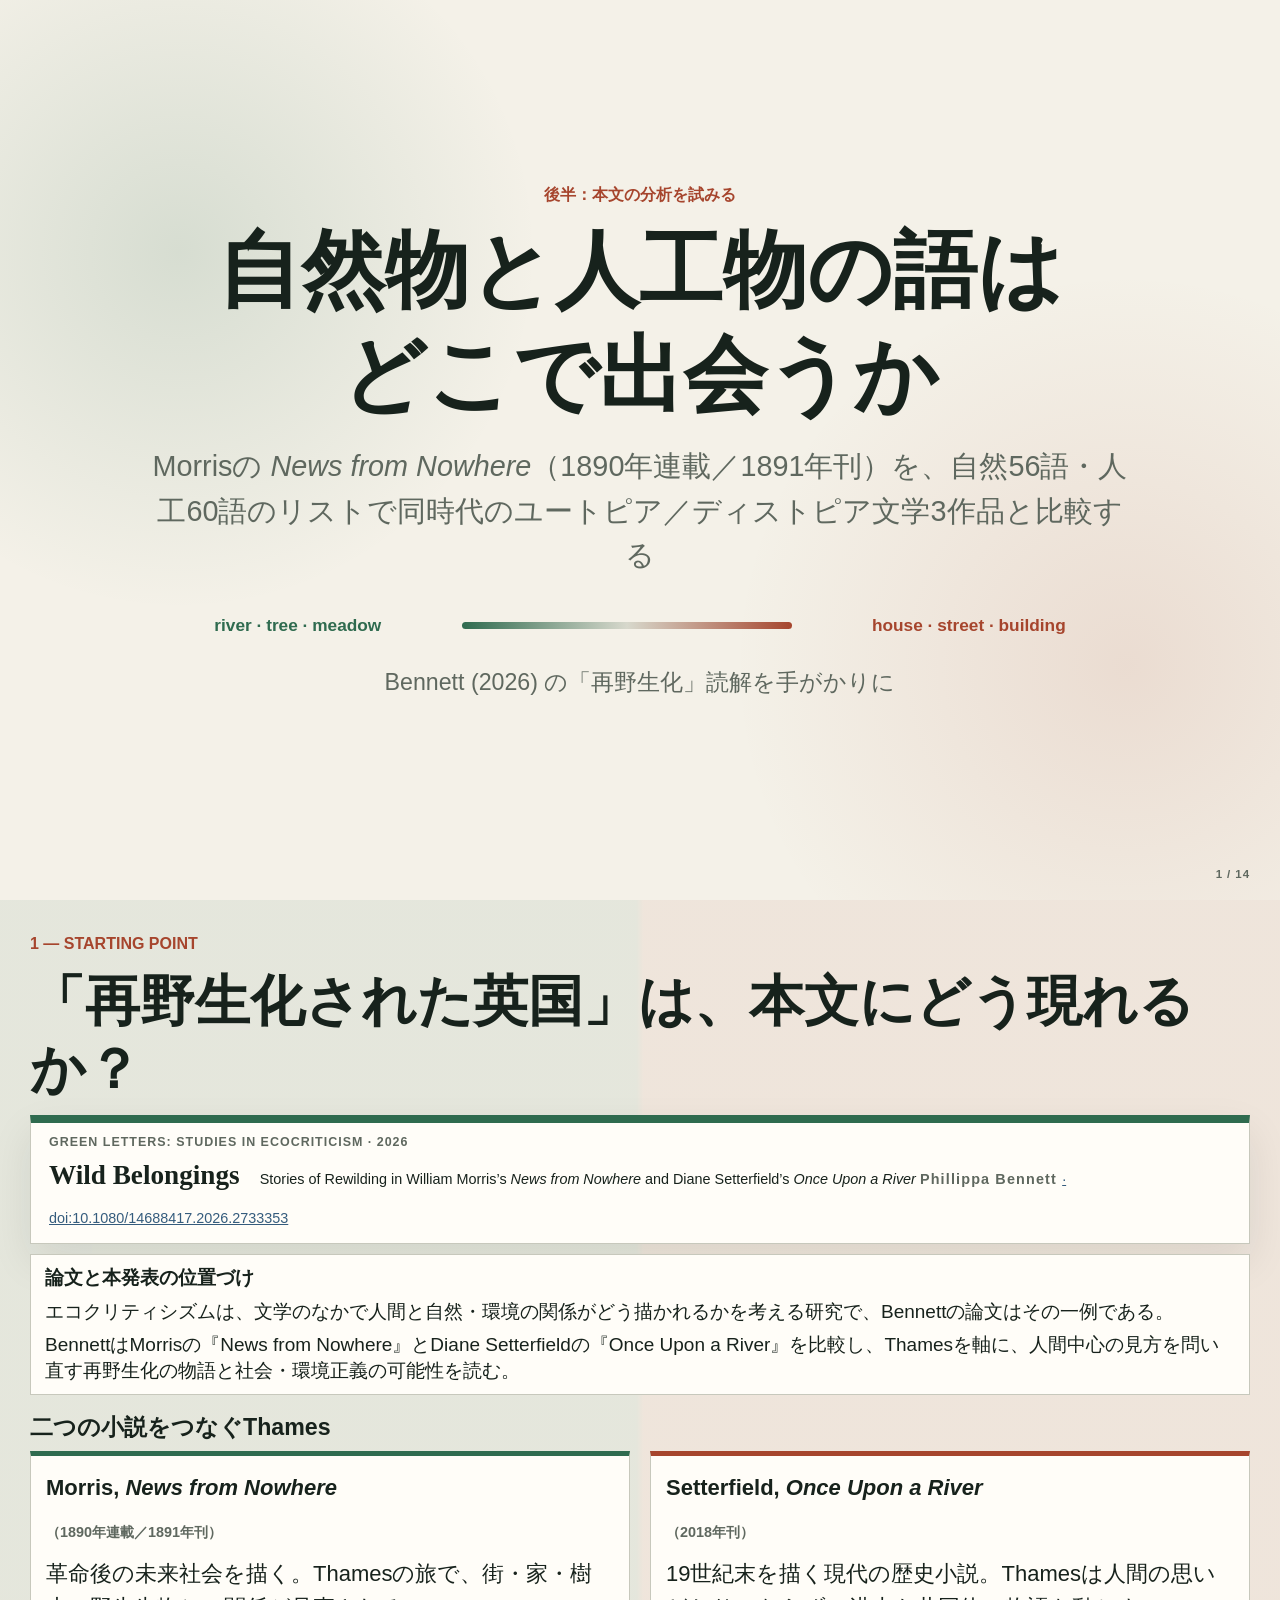
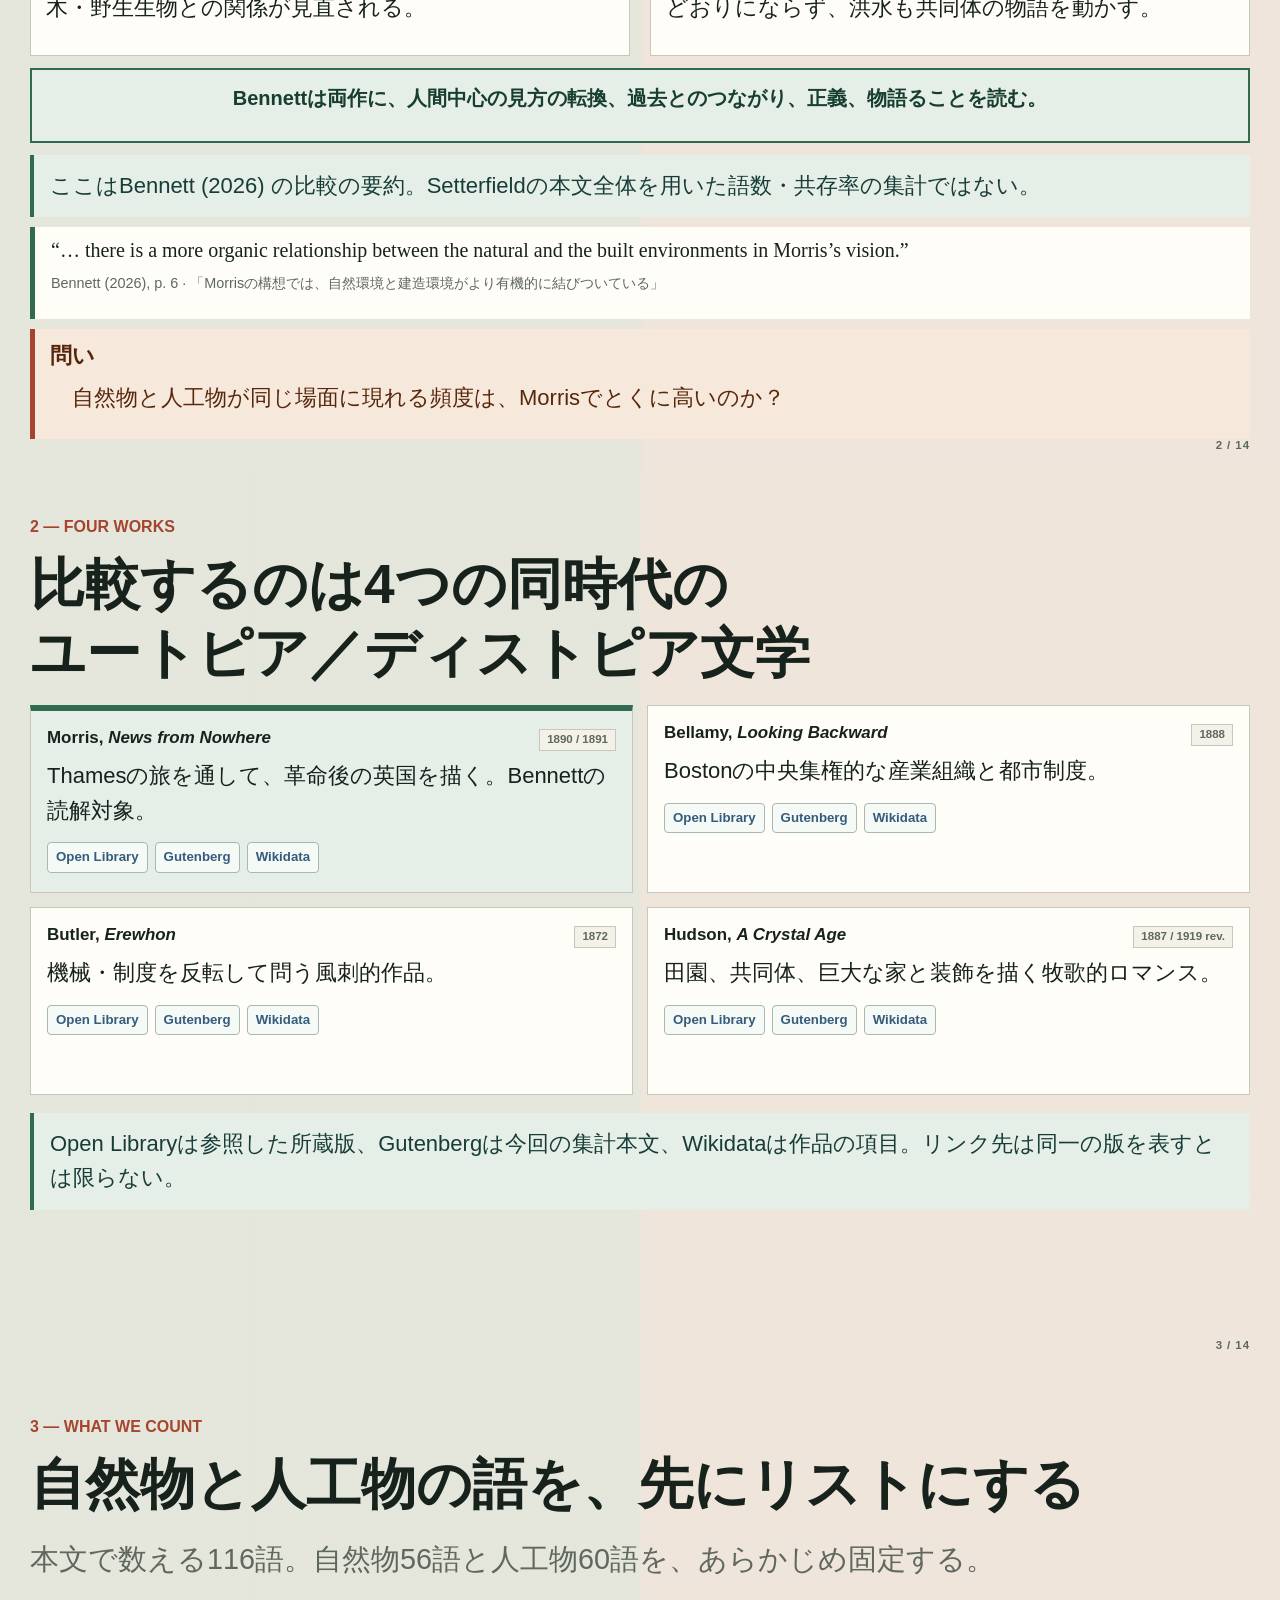
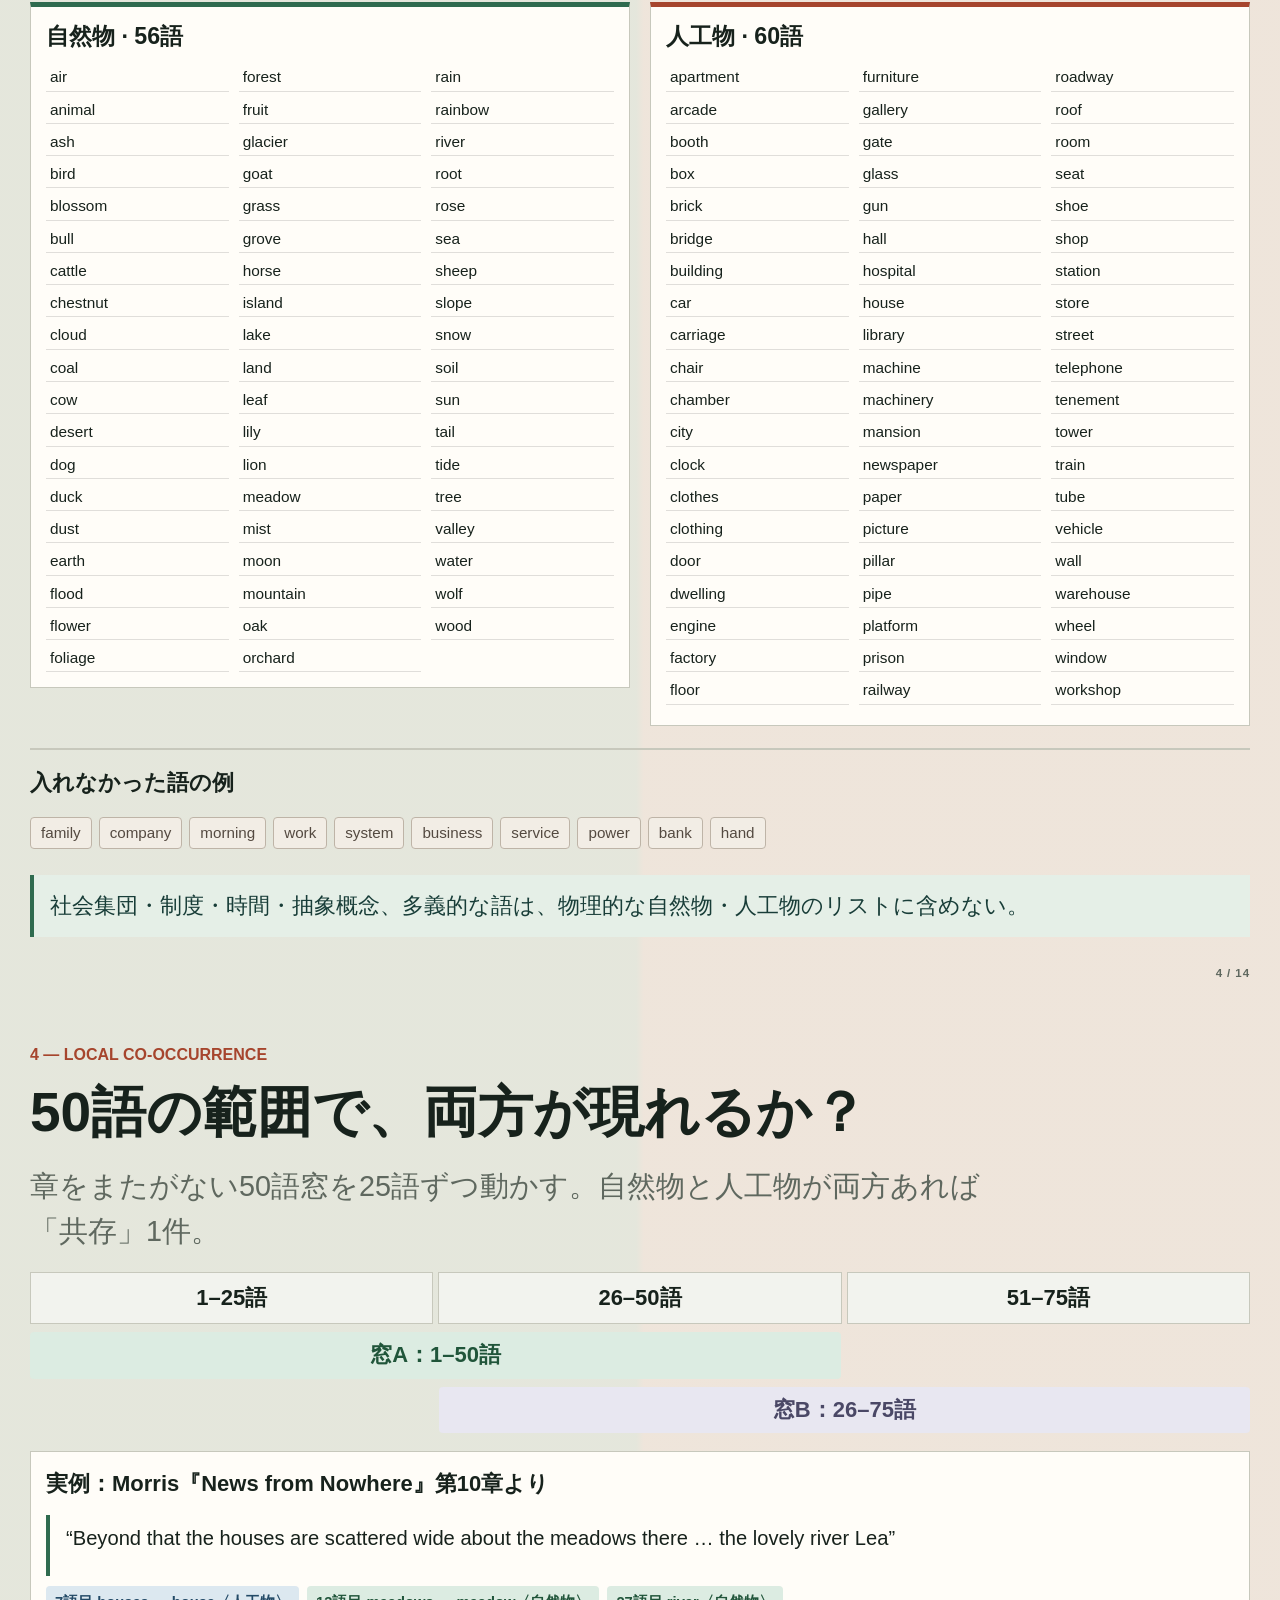
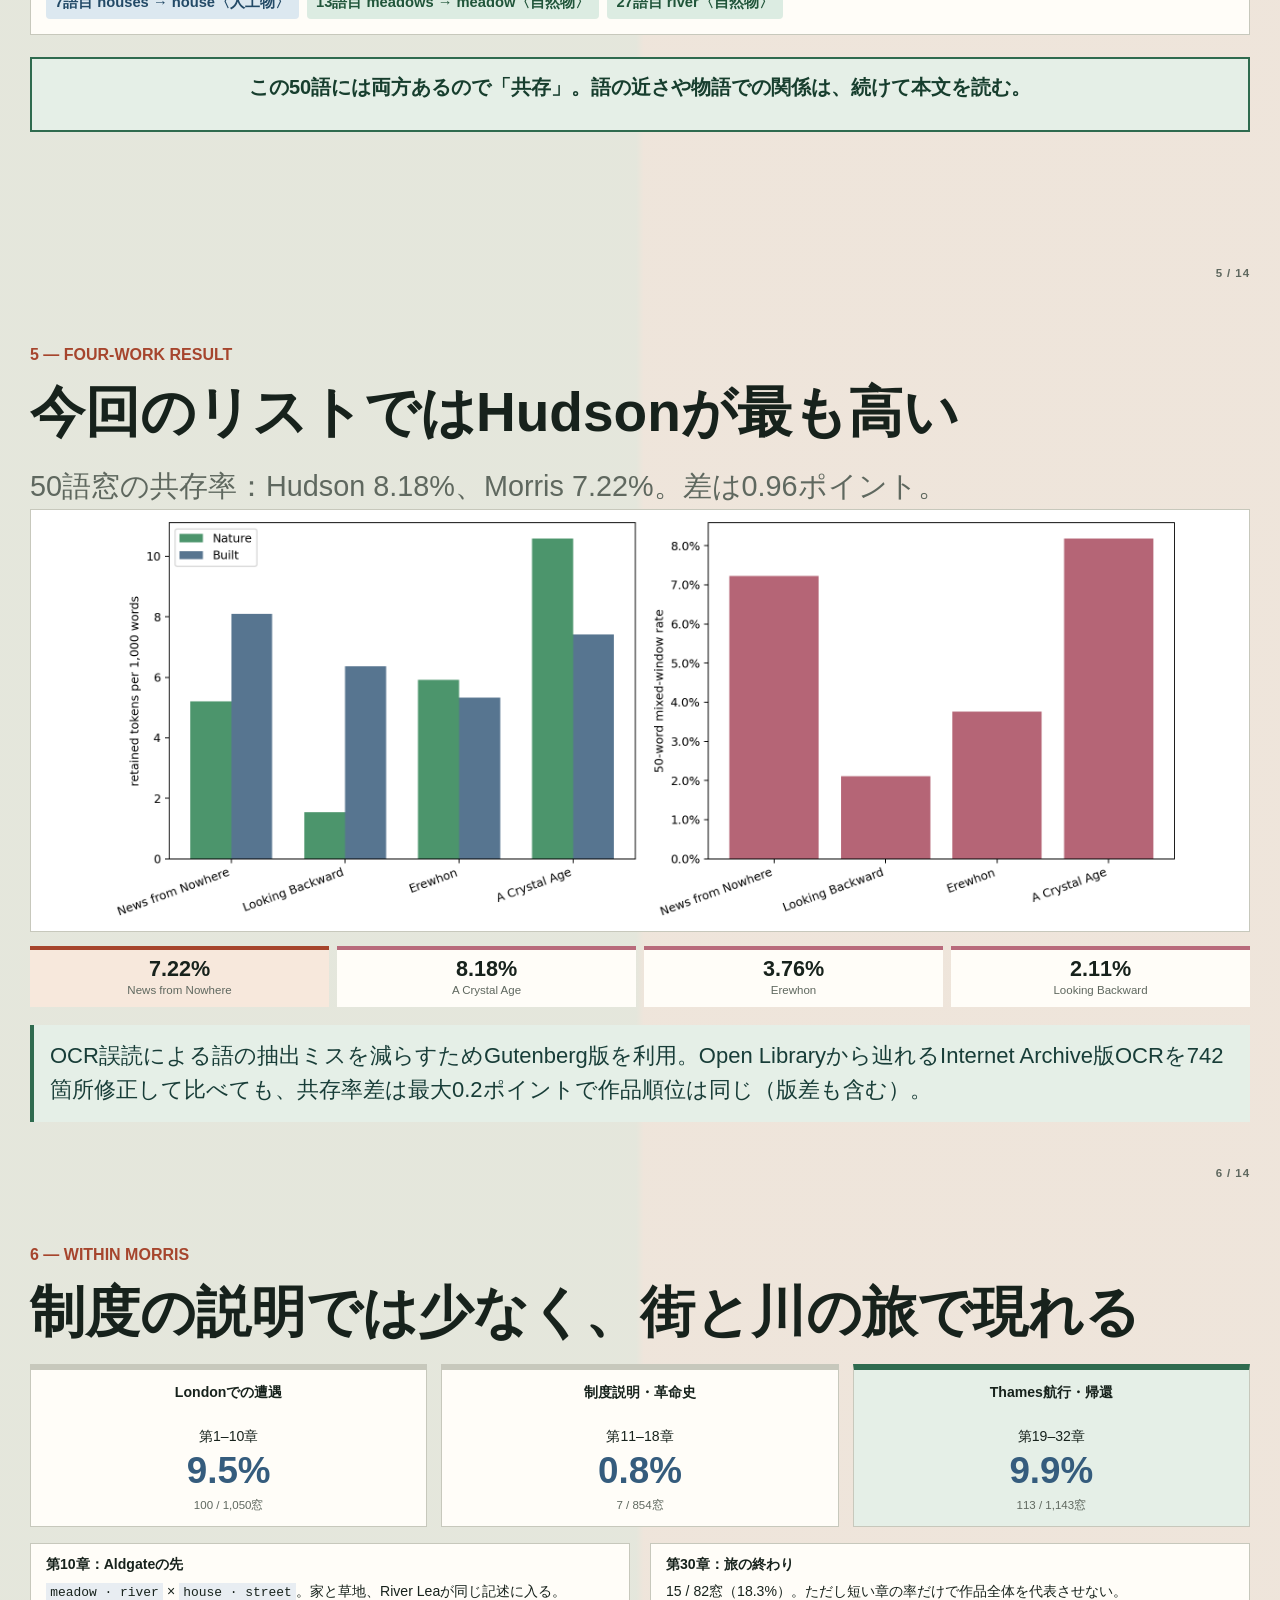
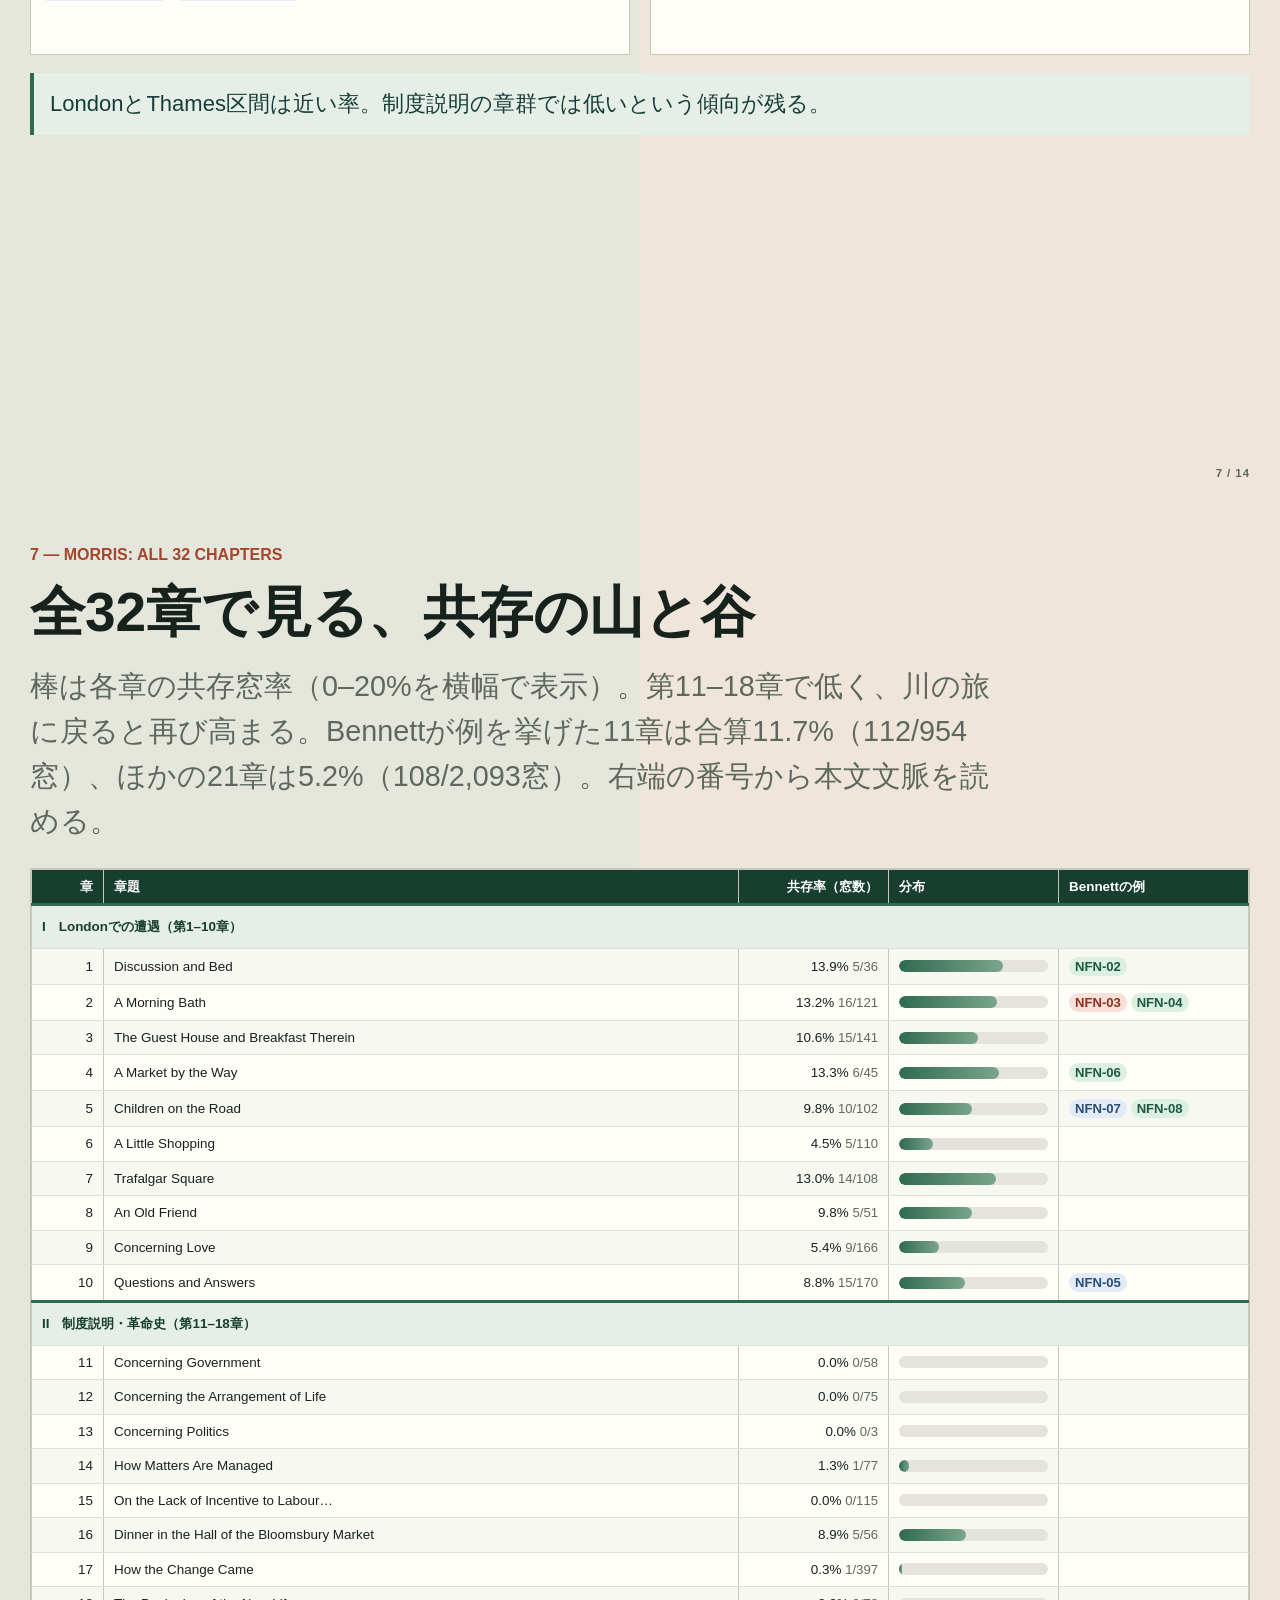
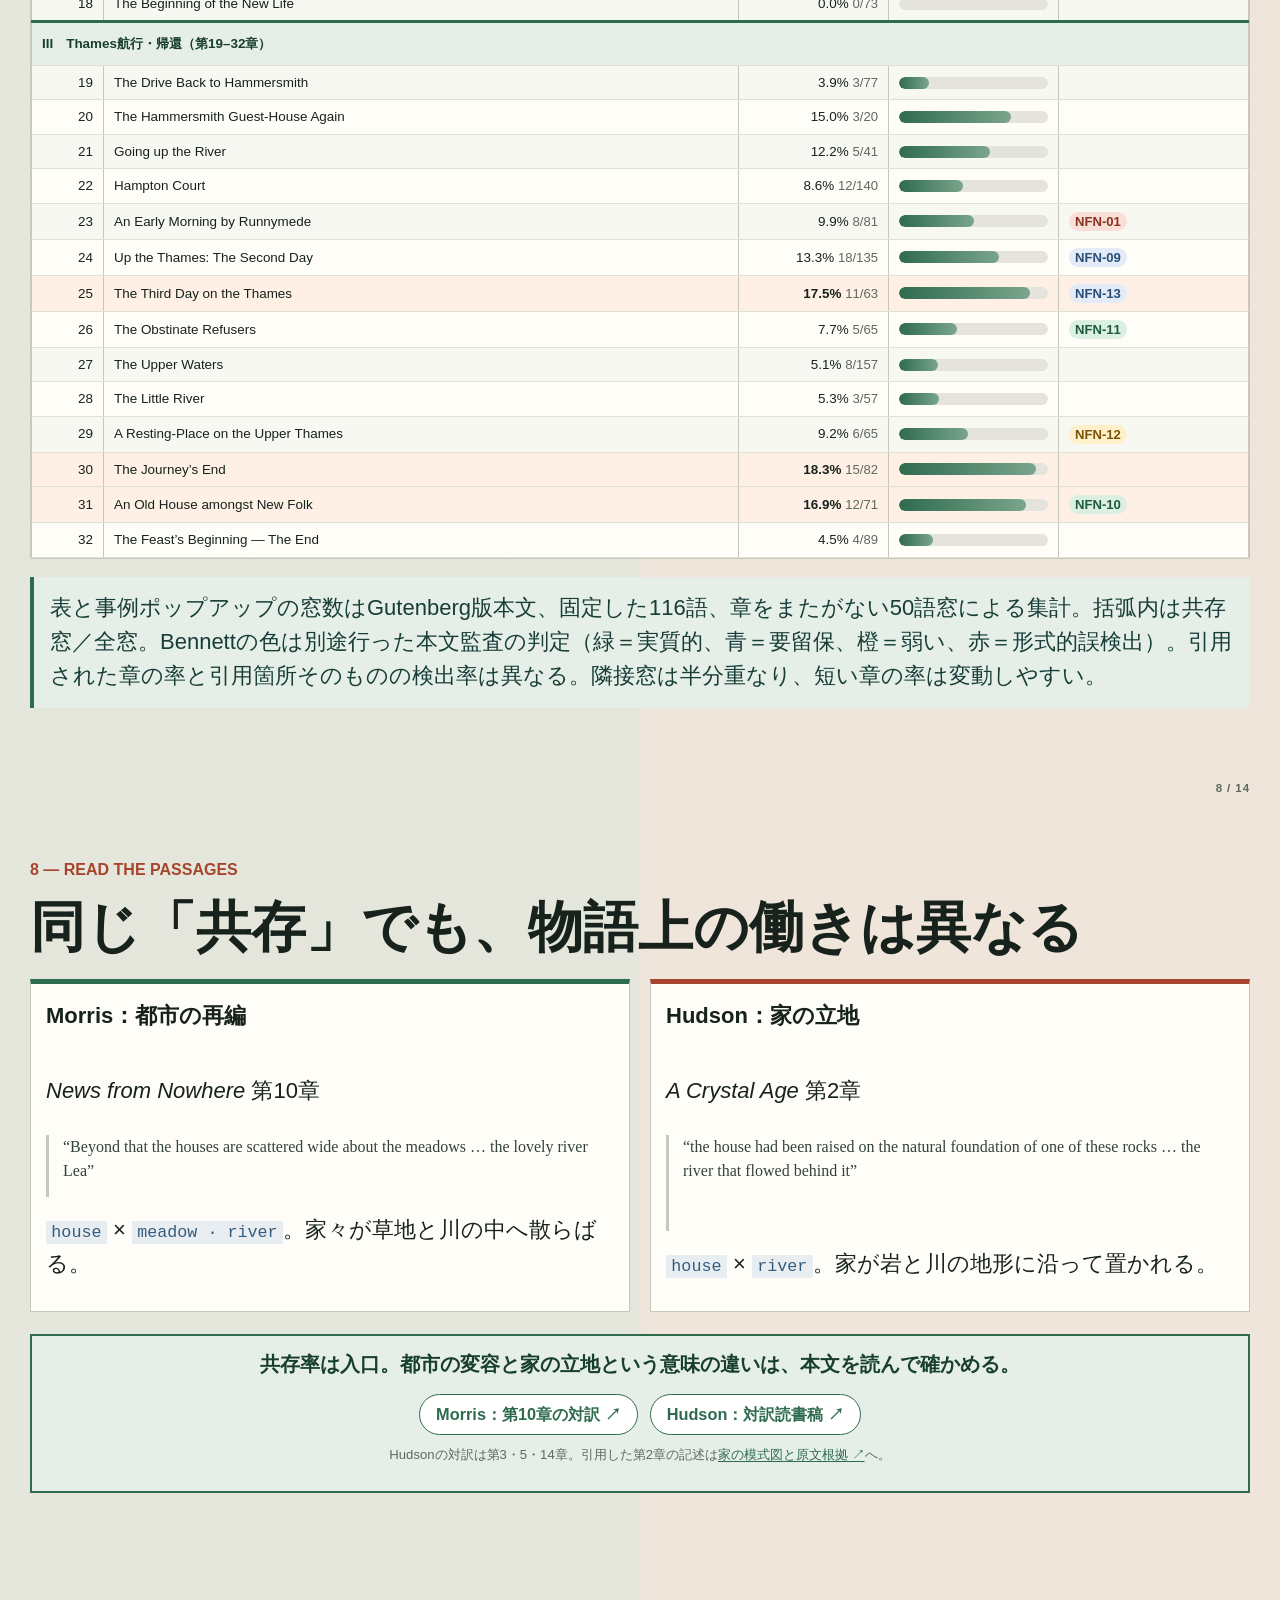
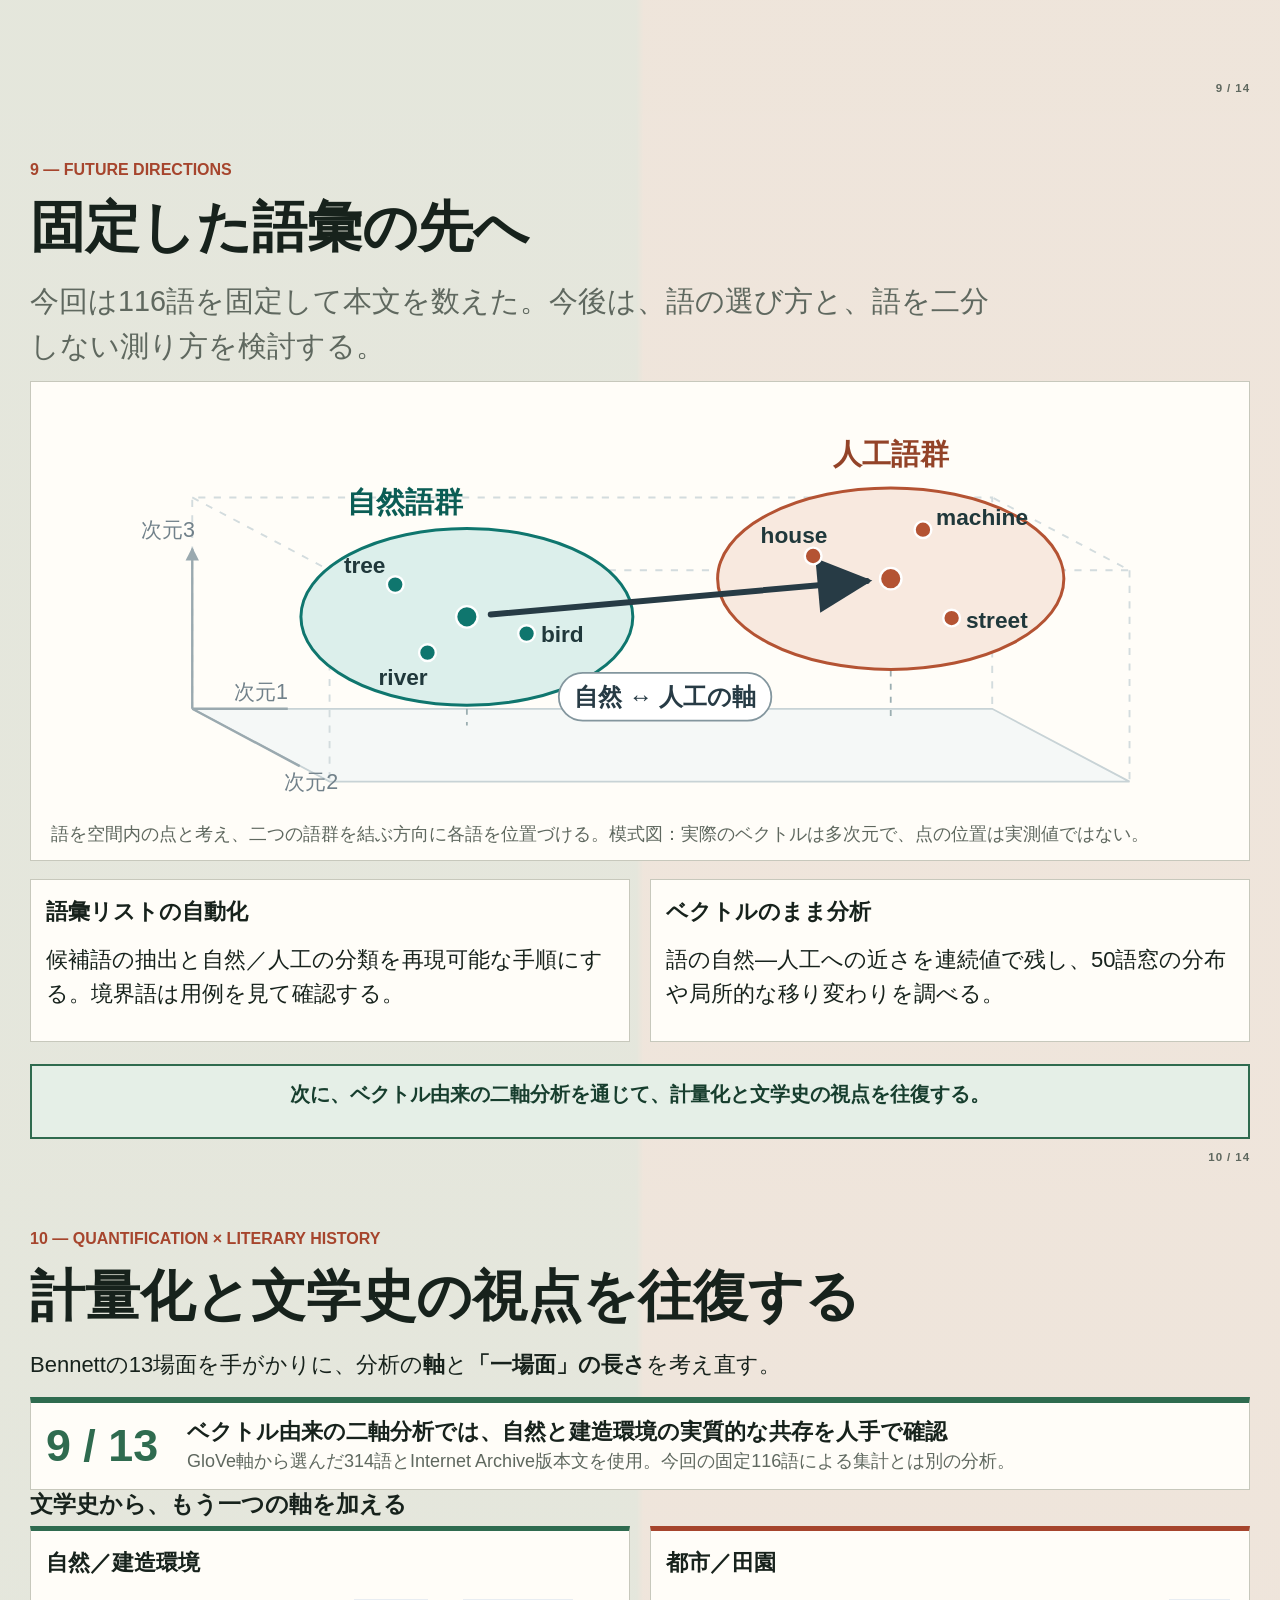
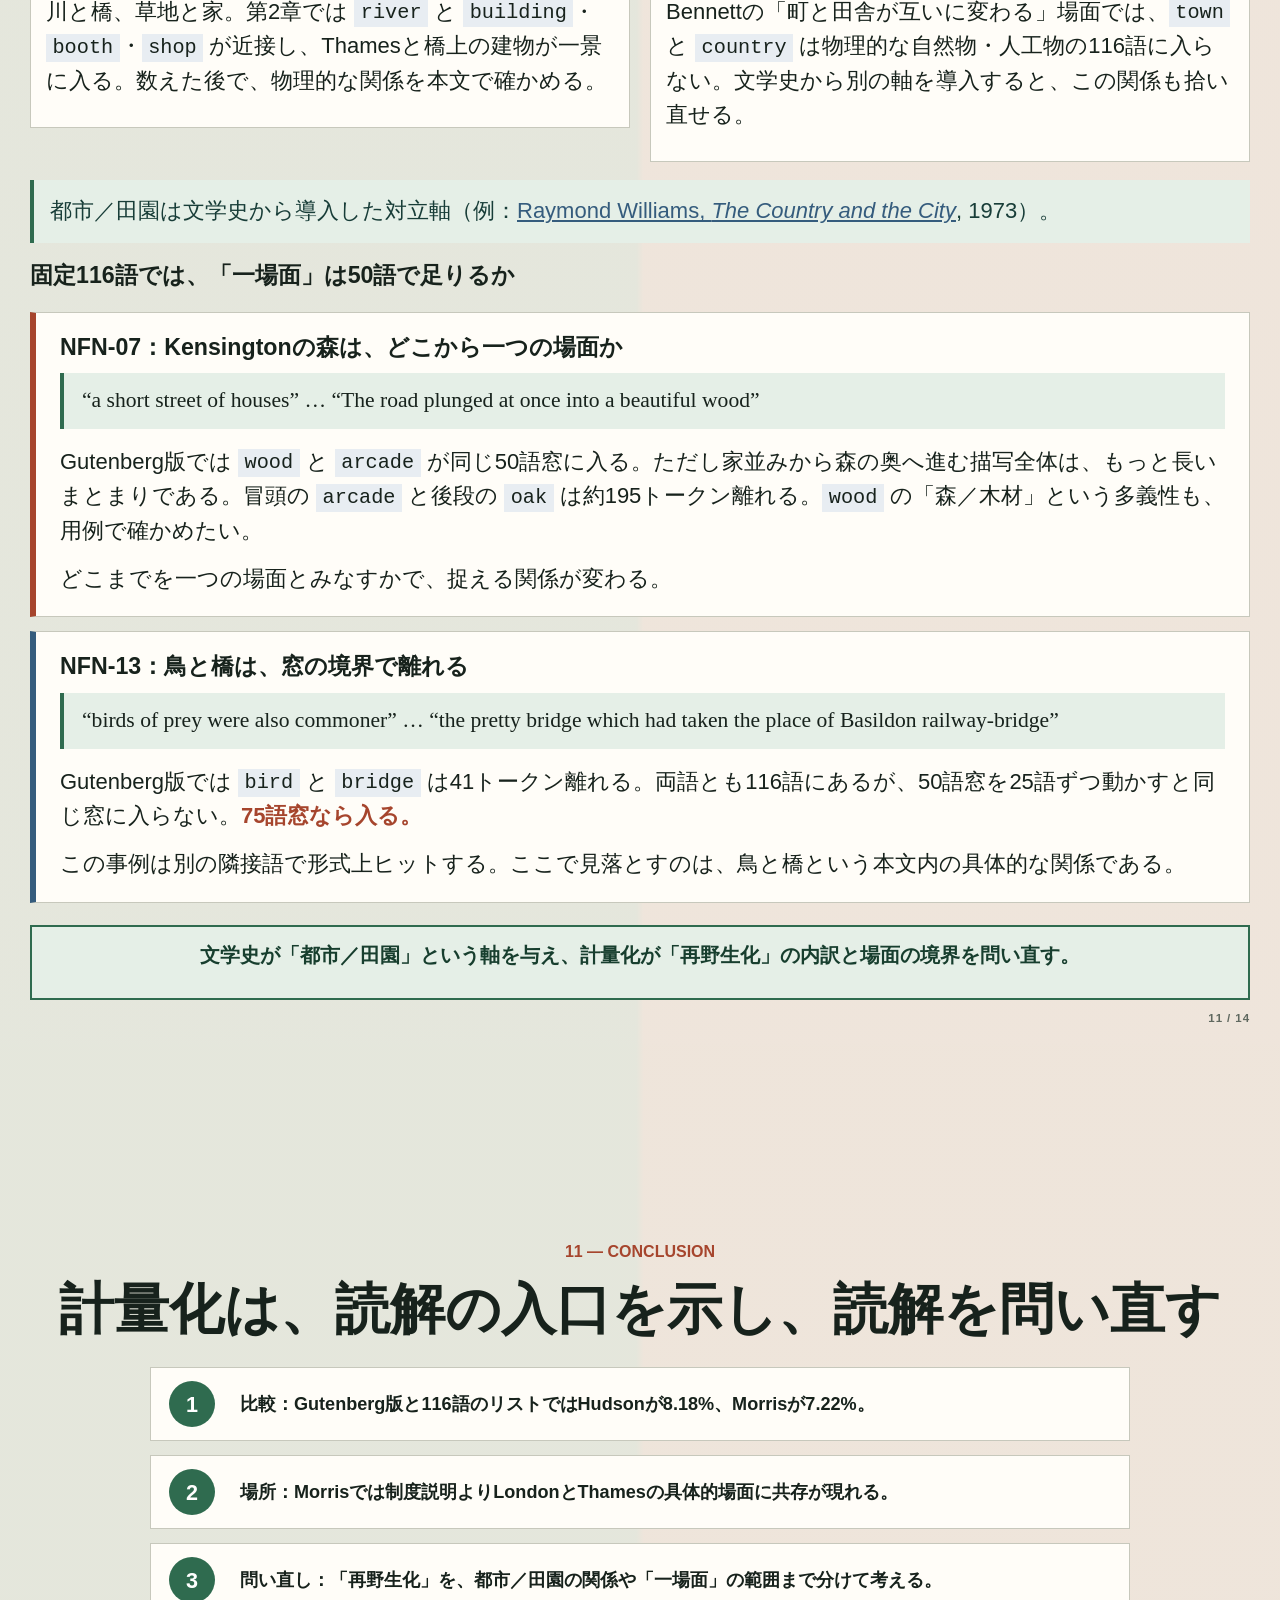
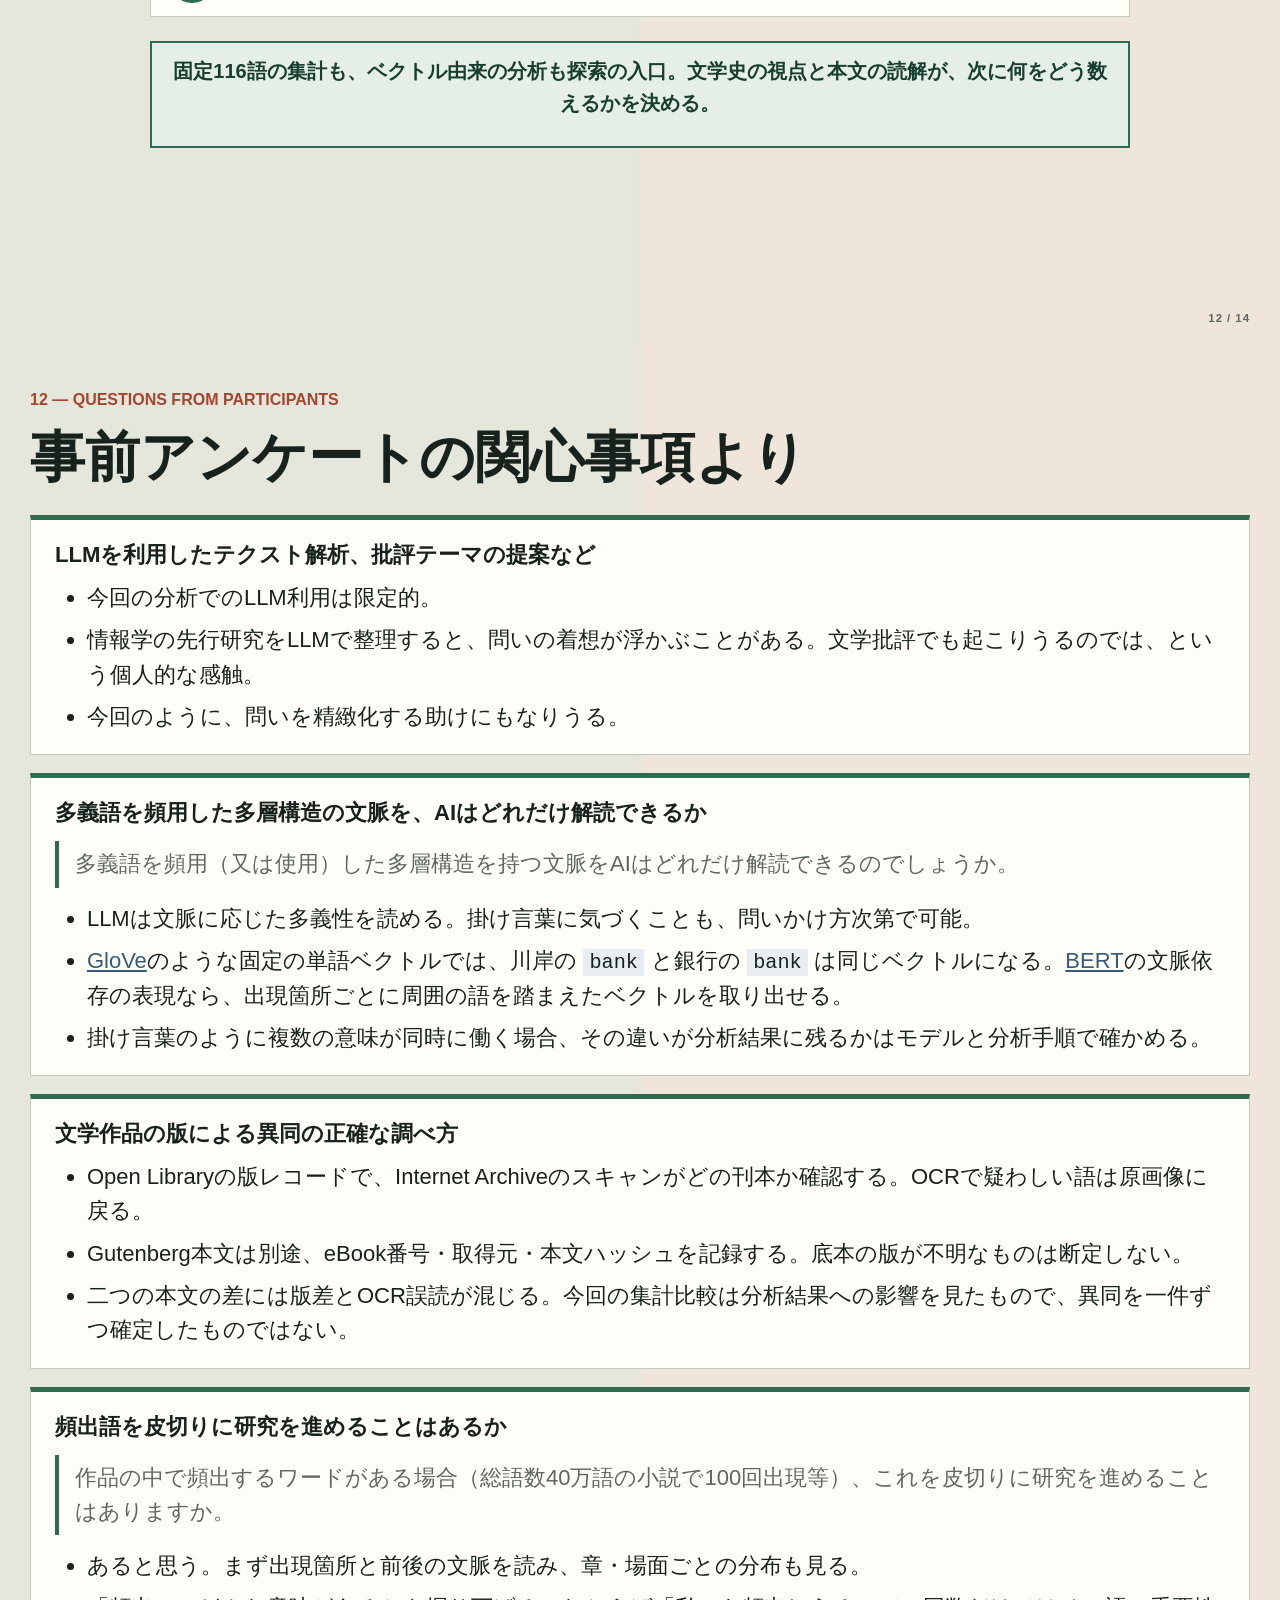
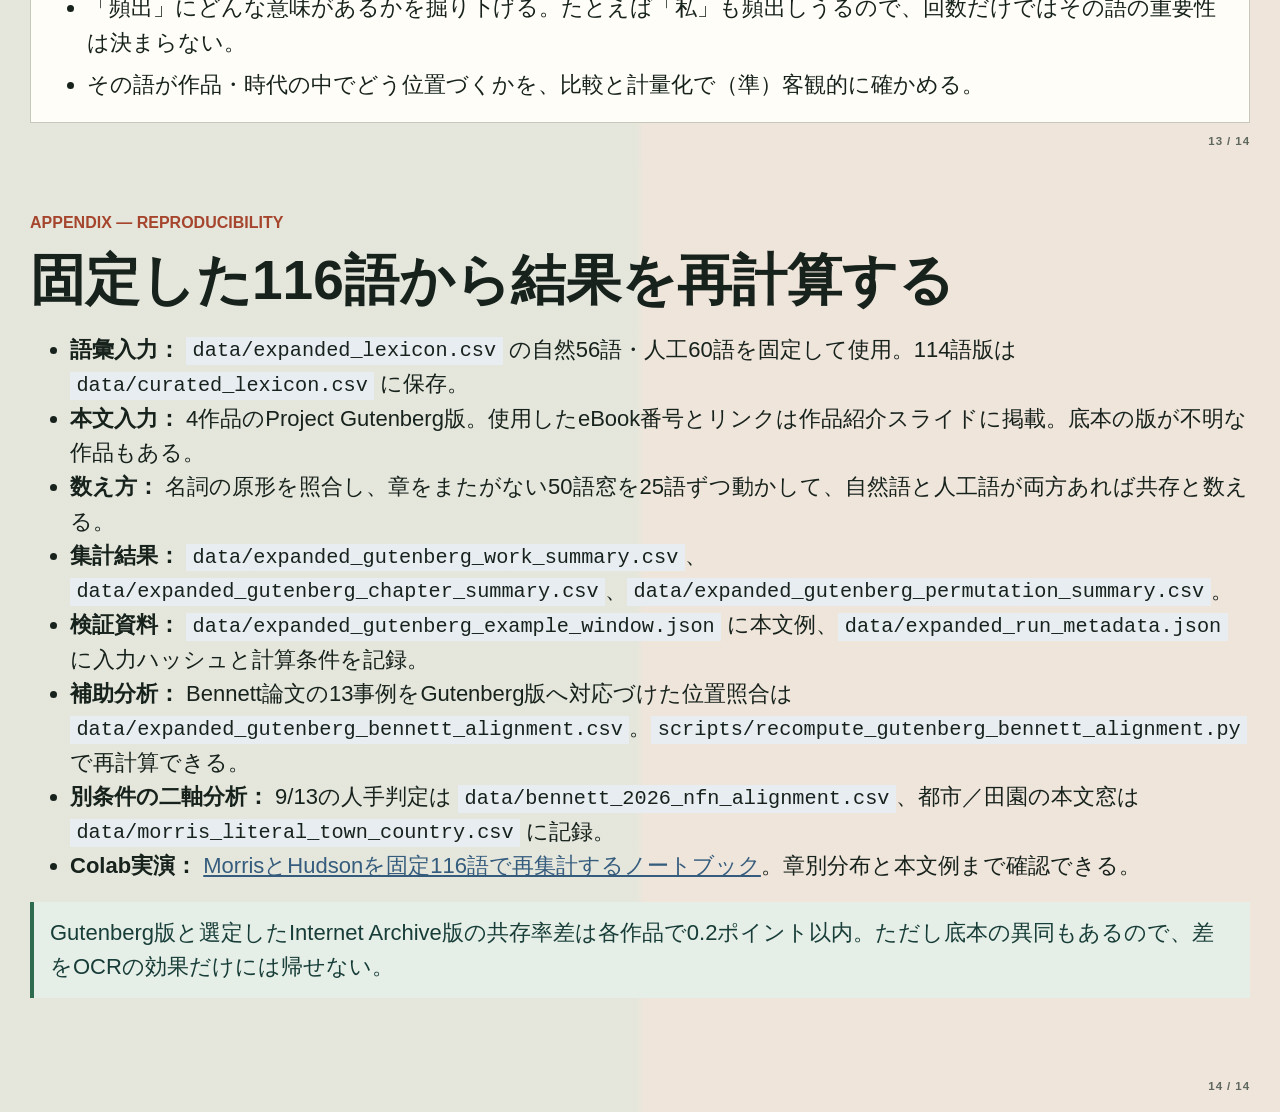
<file: index.html>
<!doctype html>
<html lang="ja">
  <head>
    <meta charset="utf-8" />
    <meta name="viewport" content="width=device-width, initial-scale=1" />
    <meta name="description" content="Bennett (2026) のMorris読解を、自然・人工物の116語リストで同時代の4作品と照合する10分発表" />
    <title>自然物と人工物の語はどこで出会うか</title>
    <script src="assets/bennett-cases.js?v=18"></script>
    <script>
      window.addEventListener("DOMContentLoaded", () => {
        const slides = Array.from(document.querySelectorAll("main > section, main > .screen, main > .flow"));
        if (!slides.length) return;

        slides.forEach((slide, index) => {
          slide.dataset.slideNumber = (index + 1) + " / " + slides.length;
        });

        const editableSelector = "input, textarea, select, button, [contenteditable='true']";
        const isEditableTarget = (target) =>
          target instanceof Element && Boolean(target.closest(editableSelector));

        const slideTops = () =>
          slides.map((slide) => slide.getBoundingClientRect().top + window.scrollY);

        const scrollToSlide = (direction) => {
          const tops = slideTops();
          const viewportMiddle = window.scrollY + window.innerHeight / 2;
          let currentIndex = 0;

          for (let index = 0; index < tops.length; index += 1) {
            if (tops[index] <= viewportMiddle) currentIndex = index;
            else break;
          }

          const targetIndex = Math.max(0, Math.min(slides.length - 1, currentIndex + direction));
          window.scrollTo({ left: 0, top: tops[targetIndex], behavior: "smooth" });
        };

        const escapeHtml = (value) =>
          String(value).replace(/[&<>"]/g, (character) => ({
            "&": "&amp;",
            "<": "&lt;",
            ">": "&gt;",
            '"': "&quot;"
          })[character]);

        const caseDialog = document.createElement("dialog");
        caseDialog.className = "case-modal";
        caseDialog.setAttribute("aria-labelledby", "case-modal-title");
        caseDialog.innerHTML = [
          '<div class="case-modal-header">',
          '<div>',
          '<span class="case-modal-kicker">Bennett (2026) × News from Nowhere</span>',
          '<h2 id="case-modal-title">事例の本文文脈</h2>',
          '</div>',
          '<button class="case-modal-close" type="button" aria-label="モーダルを閉じる">×</button>',
          '</div>',
          '<div class="case-modal-content"></div>'
        ].join("");
        document.body.append(caseDialog);

        const statusLabels = {
          good: "実質的ヒット",
          caveat: "実質的・要留保",
          weak: "弱い／曖昧",
          miss: "未検出",
          false: "形式的誤検出"
        };

        const openCases = (caseIds) => {
          const caseData = window.BENNETT_CASES || {};
          const records = caseIds.map((caseId) => caseData[caseId]).filter(Boolean);
          if (!records.length) return;

          caseDialog.querySelector(".case-modal-content").innerHTML = records.map((record) => [
            '<article class="modal-case">',
            '<div class="modal-case-meta">',
            '<b>' + escapeHtml(record.id) + '</b>',
            '<span>第' + escapeHtml(record.chapter) + '章</span>',
            '<span>Bennett p.' + escapeHtml(record.page) + '</span>',
            '<span class="modal-status ' + escapeHtml(record.status) + '">' +
              escapeHtml(statusLabels[record.status] || record.status) + '</span>',
            '</div>',
            '<h3>' + escapeHtml(record.label) + '</h3>',
            '<blockquote lang="en">“' + escapeHtml(record.excerpt) + '”</blockquote>',
            '<p>' + escapeHtml(record.note) + '</p>',
            '</article>'
          ].join("")).join("");

          caseDialog.showModal();
          caseDialog.querySelector(".case-modal-close").focus();
        };

        document.querySelectorAll(".case-chip[data-cases]").forEach((button) => {
          button.addEventListener("click", () => openCases(button.dataset.cases.split(",")));
        });

        caseDialog.querySelector(".case-modal-close").addEventListener("click", () => caseDialog.close());
        caseDialog.addEventListener("click", (event) => {
          if (event.target === caseDialog) caseDialog.close();
        });

        window.addEventListener("keydown", (event) => {
          if (event.defaultPrevented || event.altKey || event.ctrlKey || event.metaKey || event.shiftKey) return;
          if (caseDialog.open) return;
          if (isEditableTarget(event.target)) return;
          if (!["ArrowRight", "ArrowLeft"].includes(event.key)) return;
          if (event.repeat) return;

          event.preventDefault();
          const forward = event.key === "ArrowRight";
          scrollToSlide(forward ? 1 : -1);
        });
      });
    </script>
    <link rel="stylesheet" href="assets/presentation.css?v=26" />
  </head>
  <body>
    <svg width="0" height="0" style="position: absolute" aria-hidden="true" focusable="false">
      <defs>
        <marker id="arrowhead" markerWidth="10" markerHeight="8" refX="9" refY="4" orient="auto">
          <path d="M0,0 L10,4 L0,8 Z" fill="#1d4ed8"></path>
        </marker>
        <marker id="arrowhead-warn" markerWidth="10" markerHeight="8" refX="9" refY="4" orient="auto">
          <path d="M0,0 L10,4 L0,8 Z" fill="#9a3412"></path>
        </marker>
      </defs>
    </svg>
    <main class="talk">
<section class="screen center title-slide">
<div class="kicker">
<p>後半：本文の分析を試みる</p>
</div>
<section id="自然物と人工物の語は-どこで出会うか" class="level1">
<h1>自然物と人工物の語は<br>どこで出会うか</h1>
<div class="lead">
<p>Morrisの <em>News from Nowhere</em>（1890年連載／1891年刊）を、自然56語・人工60語のリストで同時代のユートピア／ディストピア文学3作品と比較する</p>
</div>
<div class="title-axis" aria-label="Nature and human-made objects">
<p><span class="nature-word">river · tree · meadow</span> <span class="axis-line"></span> <span class="built-word">house · street · building</span></p>
</div>
<div class="byline">
<p>Bennett (2026) の「再野生化」読解を手がかりに</p>
</div>
</section>
</section>
<section class="screen starting-point">
<div class="kicker">
<p>1 — Starting point</p>
</div>
<section id="再野生化された英国は本文にどう現れるか" class="level2">
<h2>「再野生化された英国」は、本文にどう現れるか？</h2>
<div class="paper-card paper-card-wide">
<div class="paper-label">
GREEN LETTERS: STUDIES IN ECOCRITICISM · 2026
</div>
<h3>
Wild Belongings
</h3>
<p>
Stories of Rewilding in William Morris’s <i>News from Nowhere</i> and Diane Setterfield’s <i>Once Upon a River</i>
</p>
<p class="paper-author">
Phillippa Bennett
</p>
<p><a href="https://doi.org/10.1080/14688417.2026.2733353">doi:10.1080/14688417.2026.2733353</a></p>
</div>
<div class="panel paper-summary">
<p><strong>論文と本発表の位置づけ</strong></p>
<p>エコクリティシズムは、文学のなかで人間と自然・環境の関係がどう描かれるかを考える研究で、Bennettの論文はその一例である。</p>
<p>BennettはMorrisの『News from Nowhere』とDiane Setterfieldの『Once Upon a River』を比較し、Thamesを軸に、人間中心の見方を問い直す再野生化の物語と社会・環境正義の可能性を読む。</p>
</div>
<section id="二つの小説をつなぐthames" class="level3 thames-comparison">
<h3>二つの小説をつなぐThames</h3>
<div class="two-col evidence-grid thames-grid">
<div class="panel excerpt-card nature-panel">
<p><strong>Morris, <em>News from Nowhere</em></strong></p>
<p><span class="work-year">（1890年連載／1891年刊）</span></p>
<p>革命後の未来社会を描く。Thamesの旅で、街・家・樹木・野生生物との関係が見直される。</p>
</div>
<div class="panel excerpt-card built-panel">
<p><strong>Setterfield, <em>Once Upon a River</em></strong></p>
<p><span class="work-year">（2018年刊）</span></p>
<p>19世紀末を描く現代の歴史小説。Thamesは人間の思いどおりにならず、洪水も共同体の物語を動かす。</p>
</div>
</div>
<div class="verdict">
<p>Bennettは両作に、人間中心の見方の転換、過去とのつながり、正義、物語ることを読む。</p>
</div>
<div class="note">
<p>ここはBennett (2026) の比較の要約。Setterfieldの本文全体を用いた語数・共存率の集計ではない。</p>
</div>
</section>
<div class="bennett-quote">
<blockquote>
<p>“… there is a more organic relationship between the natural and the built environments in Morris’s vision.”</p>
</blockquote>
<p><span>Bennett (2026), p. 6 · 「Morrisの構想では、自然環境と建造環境がより有機的に結びついている」</span></p>
</div>
<div class="quote">
<p><strong>問い</strong>　自然物と人工物が同じ場面に現れる頻度は、Morrisでとくに高いのか？</p>
</div>
</section>
</section>
<section class="screen">
<div class="kicker">
<p>2 — Four works</p>
</div>
<section id="比較するのは4つの同時代の-ユートピアディストピア文学" class="level2">
<h2>比較するのは4つの同時代の<br>ユートピア／ディストピア文学</h2>
<div class="two-col corpus-grid">
<div class="panel work-card morris-card">
<p><strong>Morris, <em>News from Nowhere</em></strong> <span>1890 / 1891</span></p>
<p>Thamesの旅を通して、革命後の英国を描く。Bennettの読解対象。</p>
<nav class="work-links" aria-label="News from Nowhere の資料リンク">
<a href="https://openlibrary.org/books/OL24233393M" target="_blank" rel="noopener">Open Library</a><a href="https://www.gutenberg.org/ebooks/3261" target="_blank" rel="noopener">Gutenberg</a><a href="https://www.wikidata.org/wiki/Q7019506" target="_blank" rel="noopener">Wikidata</a>
</nav>
</div>
<div class="panel work-card">
<p><strong>Bellamy, <em>Looking Backward</em></strong> <span>1888</span></p>
<p>Bostonの中央集権的な産業組織と都市制度。</p>
<nav class="work-links" aria-label="Looking Backward の資料リンク">
<a href="https://openlibrary.org/books/OL6967789M" target="_blank" rel="noopener">Open Library</a><a href="https://www.gutenberg.org/ebooks/624" target="_blank" rel="noopener">Gutenberg</a><a href="https://www.wikidata.org/wiki/Q1305106" target="_blank" rel="noopener">Wikidata</a>
</nav>
</div>
<div class="panel work-card">
<p><strong>Butler, <em>Erewhon</em></strong> <span>1872</span></p>
<p>機械・制度を反転して問う風刺的作品。</p>
<nav class="work-links" aria-label="Erewhon の資料リンク">
<a href="https://openlibrary.org/books/OL23297922M" target="_blank" rel="noopener">Open Library</a><a href="https://www.gutenberg.org/ebooks/1906" target="_blank" rel="noopener">Gutenberg</a><a href="https://www.wikidata.org/wiki/Q1350048" target="_blank" rel="noopener">Wikidata</a>
</nav>
</div>
<div class="panel work-card">
<p><strong>Hudson, <em>A Crystal Age</em></strong> <span>1887 / 1919 rev.</span></p>
<p>田園、共同体、巨大な家と装飾を描く牧歌的ロマンス。</p>
<nav class="work-links" aria-label="A Crystal Age の資料リンク">
<a href="https://openlibrary.org/books/OL7151703M" target="_blank" rel="noopener">Open Library</a><a href="https://www.gutenberg.org/ebooks/7401" target="_blank" rel="noopener">Gutenberg</a><a href="https://www.wikidata.org/wiki/Q4656205" target="_blank" rel="noopener">Wikidata</a>
</nav>
</div>
</div>
<div class="note">
<p>Open Libraryは参照した所蔵版、Gutenbergは今回の集計本文、Wikidataは作品の項目。リンク先は同一の版を表すとは限らない。</p>
</div>
</section>
</section>
<section class="flow lexicon-slide">
<div class="kicker">
<p>3 — What we count</p>
</div>
<section id="自然物と人工物の語を先にリストにする" class="level2">
<h2>自然物と人工物の語を、先にリストにする</h2>
<div class="lead">
<p>本文で数える116語。自然物56語と人工物60語を、あらかじめ固定する。</p>
</div>
<div class="lexicon-grid">
<section class="panel lexicon-panel nature-panel">
<h3>
自然物 · 56語
</h3>
<ul class="lexicon-words">
<li>
air
</li>
<li>
animal
</li>
<li>
ash
</li>
<li>
bird
</li>
<li>
blossom
</li>
<li>
bull
</li>
<li>
cattle
</li>
<li>
chestnut
</li>
<li>
cloud
</li>
<li>
coal
</li>
<li>
cow
</li>
<li>
desert
</li>
<li>
dog
</li>
<li>
duck
</li>
<li>
dust
</li>
<li>
earth
</li>
<li>
flood
</li>
<li>
flower
</li>
<li>
foliage
</li>
<li>
forest
</li>
<li>
fruit
</li>
<li>
glacier
</li>
<li>
goat
</li>
<li>
grass
</li>
<li>
grove
</li>
<li>
horse
</li>
<li>
island
</li>
<li>
lake
</li>
<li>
land
</li>
<li>
leaf
</li>
<li>
lily
</li>
<li>
lion
</li>
<li>
meadow
</li>
<li>
mist
</li>
<li>
moon
</li>
<li>
mountain
</li>
<li>
oak
</li>
<li>
orchard
</li>
<li>
rain
</li>
<li>
rainbow
</li>
<li>
river
</li>
<li>
root
</li>
<li>
rose
</li>
<li>
sea
</li>
<li>
sheep
</li>
<li>
slope
</li>
<li>
snow
</li>
<li>
soil
</li>
<li>
sun
</li>
<li>
tail
</li>
<li>
tide
</li>
<li>
tree
</li>
<li>
valley
</li>
<li>
water
</li>
<li>
wolf
</li>
<li>
wood
</li>
</ul>
</section>
<section class="panel lexicon-panel built-panel">
<h3>
人工物 · 60語
</h3>
<ul class="lexicon-words">
<li>
apartment
</li>
<li>
arcade
</li>
<li>
booth
</li>
<li>
box
</li>
<li>
brick
</li>
<li>
bridge
</li>
<li>
building
</li>
<li>
car
</li>
<li>
carriage
</li>
<li>
chair
</li>
<li>
chamber
</li>
<li>
city
</li>
<li>
clock
</li>
<li>
clothes
</li>
<li>
clothing
</li>
<li>
door
</li>
<li>
dwelling
</li>
<li>
engine
</li>
<li>
factory
</li>
<li>
floor
</li>
<li>
furniture
</li>
<li>
gallery
</li>
<li>
gate
</li>
<li>
glass
</li>
<li>
gun
</li>
<li>
hall
</li>
<li>
hospital
</li>
<li>
house
</li>
<li>
library
</li>
<li>
machine
</li>
<li>
machinery
</li>
<li>
mansion
</li>
<li>
newspaper
</li>
<li>
paper
</li>
<li>
picture
</li>
<li>
pillar
</li>
<li>
pipe
</li>
<li>
platform
</li>
<li>
prison
</li>
<li>
railway
</li>
<li>
roadway
</li>
<li>
roof
</li>
<li>
room
</li>
<li>
seat
</li>
<li>
shoe
</li>
<li>
shop
</li>
<li>
station
</li>
<li>
store
</li>
<li>
street
</li>
<li>
telephone
</li>
<li>
tenement
</li>
<li>
tower
</li>
<li>
train
</li>
<li>
tube
</li>
<li>
vehicle
</li>
<li>
wall
</li>
<li>
warehouse
</li>
<li>
wheel
</li>
<li>
window
</li>
<li>
workshop
</li>
</ul>
</section>
</div>
<div class="excluded-words">
<p><strong>入れなかった語の例</strong></p>
<p><span>family</span><span>company</span><span>morning</span><span>work</span><span>system</span><span>business</span><span>service</span><span>power</span><span>bank</span><span>hand</span></p>
</div>
<div class="note">
<p>社会集団・制度・時間・抽象概念、多義的な語は、物理的な自然物・人工物のリストに含めない。</p>
</div>
</section>
</section>
<section class="screen window-example-slide">
<div class="kicker">
<p>4 — Local co-occurrence</p>
</div>
<section id="語の範囲で両方が現れるか" class="level2">
<h2>50語の範囲で、両方が現れるか？</h2>
<div class="lead">
<p>章をまたがない50語窓を25語ずつ動かす。自然物と人工物が両方あれば「共存」1件。</p>
</div>
<div class="window-steps" aria-label="50語窓を25語ずつ動かす図">
<div class="step-ranges">
<span>1–25語</span><span>26–50語</span><span>51–75語</span>
</div>
<div class="step-window first">
窓A：1–50語
</div>
<div class="step-window second">
窓B：26–75語
</div>
</div>
<div class="panel window-example">
<p><strong>実例：Morris『News from Nowhere』第10章より</strong></p>
<blockquote>
<p>“Beyond that the houses are scattered wide about the meadows there … the lovely river Lea”</p>
</blockquote>
<div class="window-hits">
<span class="built-hit">7語目 houses → house〈人工物〉</span><span class="nature-hit">13語目 meadows → meadow〈自然物〉</span><span class="nature-hit">27語目 river〈自然物〉</span>
</div>
</div>
<div class="verdict">
<p>この50語には両方あるので「共存」。語の近さや物語での関係は、続けて本文を読む。</p>
</div>
</section>
</section>
<section class="screen">
<div class="kicker">
<p>5 — Four-work result</p>
</div>
<section id="今回のリストではhudsonが最も高い" class="level2">
<h2>今回のリストではHudsonが最も高い</h2>
<div class="lead">
<p>50語窓の共存率：Hudson 8.18%、Morris 7.22%。差は0.96ポイント。</p>
</div>
<p><img class="hero-chart" src="assets/gutenberg_work_densities_and_mixing.png" alt="Gutenberg版本文と116語の自然・人工物リストによる4作品の語密度と共存率" /></p>
<div class="result-strip">
<p><span class="focus"><b>7.22%</b><small>News from Nowhere</small></span> <span><b>8.18%</b><small>A Crystal Age</small></span> <span><b>3.76%</b><small>Erewhon</small></span> <span><b>2.11%</b><small>Looking Backward</small></span></p>
</div>
<div class="note">
<p>OCR誤読による語の抽出ミスを減らすためGutenberg版を利用。Open Libraryから辿れるInternet Archive版OCRを742箇所修正して比べても、共存率差は最大0.2ポイントで作品順位は同じ（版差も含む）。</p>
</div>
</section>
</section>
<section class="screen">
<div class="kicker">
<p>6 — Within Morris</p>
</div>
<section id="制度の説明では少なく街と川の旅で現れる" class="level2">
<h2>制度の説明では少なく、街と川の旅で現れる</h2>
<div class="phase-grid">
<div class="panel">
<p><strong>Londonでの遭遇</strong><br> 第1–10章</p>
<p><b>9.5%</b><small>100 / 1,050窓</small></p>
</div>
<div class="panel">
<p><strong>制度説明・革命史</strong><br> 第11–18章</p>
<p><b>0.8%</b><small>7 / 854窓</small></p>
</div>
<div class="panel focus-phase">
<p><strong>Thames航行・帰還</strong><br> 第19–32章</p>
<p><b>9.9%</b><small>113 / 1,143窓</small></p>
</div>
</div>
<div class="two-col chapter-findings">
<div class="panel">
<p><strong>第10章：Aldgateの先</strong></p>
<p><code>meadow · river</code> × <code>house · street</code>。家と草地、River Leaが同じ記述に入る。</p>
</div>
<div class="panel">
<p><strong>第30章：旅の終わり</strong></p>
<p>15 / 82窓（18.3%）。ただし短い章の率だけで作品全体を代表させない。</p>
</div>
</div>
<div class="note">
<p>LondonとThames区間は近い率。制度説明の章群では低いという傾向が残る。</p>
</div>
</section>
</section>
<section class="flow chapter-audit-slide">
<div class="kicker">
<p>7 — Morris: all 32 chapters</p>
</div>
<section id="全32章で見る共存の山と谷" class="level2">
<h2>全32章で見る、共存の山と谷</h2>
<div class="lead">
<p>棒は各章の共存窓率（0–20%を横幅で表示）。第11–18章で低く、川の旅に戻ると再び高まる。Bennettが例を挙げた11章は合算11.7%（112/954窓）、ほかの21章は5.2%（108/2,093窓）。右端の番号から本文文脈を読める。</p>
</div>
<div class="chapter-audit" role="region" aria-label="Gutenberg版News from Nowhereの116語リストによる全32章の共存窓率">
<table>
  <thead><tr><th>章</th><th>章題</th><th>共存率（窓数）</th><th>分布</th><th>Bennettの例</th></tr></thead>
  <tbody>
    <tr class="phase-row"><th colspan="5">I　Londonでの遭遇（第1–10章）</th></tr>
    <tr><td>1</td><td>Discussion and Bed</td><td>13.9% <small>5/36</small></td><td><span class="rate-bar"><i style="width:70%"></i></span></td><td><button class="case-chip good" type="button" data-cases="NFN-02" aria-haspopup="dialog">NFN-02</button></td></tr>
    <tr><td>2</td><td>A Morning Bath</td><td>13.2% <small>16/121</small></td><td><span class="rate-bar"><i style="width:66%"></i></span></td><td><button class="case-chip false" type="button" data-cases="NFN-03" aria-haspopup="dialog">NFN-03</button> <button class="case-chip good" type="button" data-cases="NFN-04" aria-haspopup="dialog">NFN-04</button></td></tr>
    <tr><td>3</td><td>The Guest House and Breakfast Therein</td><td>10.6% <small>15/141</small></td><td><span class="rate-bar"><i style="width:53%"></i></span></td><td></td></tr>
    <tr><td>4</td><td>A Market by the Way</td><td>13.3% <small>6/45</small></td><td><span class="rate-bar"><i style="width:67%"></i></span></td><td><button class="case-chip good" type="button" data-cases="NFN-06" aria-haspopup="dialog">NFN-06</button></td></tr>
    <tr><td>5</td><td>Children on the Road</td><td>9.8% <small>10/102</small></td><td><span class="rate-bar"><i style="width:49%"></i></span></td><td><button class="case-chip caveat" type="button" data-cases="NFN-07" aria-haspopup="dialog">NFN-07</button> <button class="case-chip good" type="button" data-cases="NFN-08" aria-haspopup="dialog">NFN-08</button></td></tr>
    <tr><td>6</td><td>A Little Shopping</td><td>4.5% <small>5/110</small></td><td><span class="rate-bar"><i style="width:23%"></i></span></td><td></td></tr>
    <tr><td>7</td><td>Trafalgar Square</td><td>13.0% <small>14/108</small></td><td><span class="rate-bar"><i style="width:65%"></i></span></td><td></td></tr>
    <tr><td>8</td><td>An Old Friend</td><td>9.8% <small>5/51</small></td><td><span class="rate-bar"><i style="width:49%"></i></span></td><td></td></tr>
    <tr><td>9</td><td>Concerning Love</td><td>5.4% <small>9/166</small></td><td><span class="rate-bar"><i style="width:27%"></i></span></td><td></td></tr>
    <tr><td>10</td><td>Questions and Answers</td><td>8.8% <small>15/170</small></td><td><span class="rate-bar"><i style="width:44%"></i></span></td><td><button class="case-chip caveat" type="button" data-cases="NFN-05" aria-haspopup="dialog">NFN-05</button></td></tr>
    <tr class="phase-row"><th colspan="5">II　制度説明・革命史（第11–18章）</th></tr>
    <tr><td>11</td><td>Concerning Government</td><td>0.0% <small>0/58</small></td><td><span class="rate-bar"><i style="width:0%"></i></span></td><td></td></tr>
    <tr><td>12</td><td>Concerning the Arrangement of Life</td><td>0.0% <small>0/75</small></td><td><span class="rate-bar"><i style="width:0%"></i></span></td><td></td></tr>
    <tr><td>13</td><td>Concerning Politics</td><td>0.0% <small>0/3</small></td><td><span class="rate-bar"><i style="width:0%"></i></span></td><td></td></tr>
    <tr><td>14</td><td>How Matters Are Managed</td><td>1.3% <small>1/77</small></td><td><span class="rate-bar"><i style="width:7%"></i></span></td><td></td></tr>
    <tr><td>15</td><td>On the Lack of Incentive to Labour…</td><td>0.0% <small>0/115</small></td><td><span class="rate-bar"><i style="width:0%"></i></span></td><td></td></tr>
    <tr><td>16</td><td>Dinner in the Hall of the Bloomsbury Market</td><td>8.9% <small>5/56</small></td><td><span class="rate-bar"><i style="width:45%"></i></span></td><td></td></tr>
    <tr><td>17</td><td>How the Change Came</td><td>0.3% <small>1/397</small></td><td><span class="rate-bar"><i style="width:2%"></i></span></td><td></td></tr>
    <tr><td>18</td><td>The Beginning of the New Life</td><td>0.0% <small>0/73</small></td><td><span class="rate-bar"><i style="width:0%"></i></span></td><td></td></tr>
    <tr class="phase-row"><th colspan="5">III　Thames航行・帰還（第19–32章）</th></tr>
    <tr><td>19</td><td>The Drive Back to Hammersmith</td><td>3.9% <small>3/77</small></td><td><span class="rate-bar"><i style="width:20%"></i></span></td><td></td></tr>
    <tr><td>20</td><td>The Hammersmith Guest-House Again</td><td>15.0% <small>3/20</small></td><td><span class="rate-bar"><i style="width:75%"></i></span></td><td></td></tr>
    <tr><td>21</td><td>Going up the River</td><td>12.2% <small>5/41</small></td><td><span class="rate-bar"><i style="width:61%"></i></span></td><td></td></tr>
    <tr><td>22</td><td>Hampton Court</td><td>8.6% <small>12/140</small></td><td><span class="rate-bar"><i style="width:43%"></i></span></td><td></td></tr>
    <tr><td>23</td><td>An Early Morning by Runnymede</td><td>9.9% <small>8/81</small></td><td><span class="rate-bar"><i style="width:50%"></i></span></td><td><button class="case-chip false" type="button" data-cases="NFN-01" aria-haspopup="dialog">NFN-01</button></td></tr>
    <tr><td>24</td><td>Up the Thames: The Second Day</td><td>13.3% <small>18/135</small></td><td><span class="rate-bar"><i style="width:67%"></i></span></td><td><button class="case-chip caveat" type="button" data-cases="NFN-09" aria-haspopup="dialog">NFN-09</button></td></tr>
    <tr class="peak"><td>25</td><td>The Third Day on the Thames</td><td><b>17.5%</b> <small>11/63</small></td><td><span class="rate-bar"><i style="width:88%"></i></span></td><td><button class="case-chip caveat" type="button" data-cases="NFN-13" aria-haspopup="dialog">NFN-13</button></td></tr>
    <tr><td>26</td><td>The Obstinate Refusers</td><td>7.7% <small>5/65</small></td><td><span class="rate-bar"><i style="width:39%"></i></span></td><td><button class="case-chip good" type="button" data-cases="NFN-11" aria-haspopup="dialog">NFN-11</button></td></tr>
    <tr><td>27</td><td>The Upper Waters</td><td>5.1% <small>8/157</small></td><td><span class="rate-bar"><i style="width:26%"></i></span></td><td></td></tr>
    <tr><td>28</td><td>The Little River</td><td>5.3% <small>3/57</small></td><td><span class="rate-bar"><i style="width:27%"></i></span></td><td></td></tr>
    <tr><td>29</td><td>A Resting-Place on the Upper Thames</td><td>9.2% <small>6/65</small></td><td><span class="rate-bar"><i style="width:46%"></i></span></td><td><button class="case-chip weak" type="button" data-cases="NFN-12" aria-haspopup="dialog">NFN-12</button></td></tr>
    <tr class="peak"><td>30</td><td>The Journey’s End</td><td><b>18.3%</b> <small>15/82</small></td><td><span class="rate-bar"><i style="width:92%"></i></span></td><td></td></tr>
    <tr class="peak"><td>31</td><td>An Old House amongst New Folk</td><td><b>16.9%</b> <small>12/71</small></td><td><span class="rate-bar"><i style="width:85%"></i></span></td><td><button class="case-chip good" type="button" data-cases="NFN-10" aria-haspopup="dialog">NFN-10</button></td></tr>
    <tr><td>32</td><td>The Feast’s Beginning — The End</td><td>4.5% <small>4/89</small></td><td><span class="rate-bar"><i style="width:23%"></i></span></td><td></td></tr>
  </tbody>
</table>
</div>
<div class="note">
<p>表と事例ポップアップの窓数はGutenberg版本文、固定した116語、章をまたがない50語窓による集計。括弧内は共存窓／全窓。Bennettの色は別途行った本文監査の判定（緑＝実質的、青＝要留保、橙＝弱い、赤＝形式的誤検出）。引用された章の率と引用箇所そのものの検出率は異なる。隣接窓は半分重なり、短い章の率は変動しやすい。</p>
</div>
</section>
</section>
<section class="screen">
<div class="kicker">
<p>8 — Read the passages</p>
</div>
<section id="同じ共存でも物語上の働きは異なる" class="level2">
<h2>同じ「共存」でも、物語上の働きは異なる</h2>
<div class="two-col evidence-grid">
<div class="panel excerpt-card nature-panel">
<p><strong>Morris：都市の再編</strong><br> <em>News from Nowhere</em> 第10章</p>
<blockquote>
<p>“Beyond that the houses are scattered wide about the meadows … the lovely river Lea”</p>
</blockquote>
<p><code>house</code> × <code>meadow · river</code>。家々が草地と川の中へ散らばる。</p>
</div>
<div class="panel excerpt-card built-panel">
<p><strong>Hudson：家の立地</strong><br> <em>A Crystal Age</em> 第2章</p>
<blockquote>
<p>“the house had been raised on the natural foundation of one of these rocks … the river that flowed behind it”</p>
</blockquote>
<p><code>house</code> × <code>river</code>。家が岩と川の地形に沿って置かれる。</p>
</div>
</div>
<div class="verdict">
<p>共存率は入口。都市の変容と家の立地という意味の違いは、本文を読んで確かめる。</p>
<p><span class="reading-link-row"><a href="readings/morris/annotated-reader/chapter-10.html" target="_blank" rel="noopener">Morris：第10章の対訳 ↗</a><a href="readings/hudson/annotated-reader/index.html" target="_blank" rel="noopener">Hudson：対訳読書稿 ↗</a></span> <small class="reading-link-note">Hudsonの対訳は第3・5・14章。引用した第2章の記述は<a href="readings/hudson/annotated-reader/landscape.html#house-exterior" target="_blank" rel="noopener">家の模式図と原文根拠 ↗</a>へ。</small></p>
</div>
</section>
</section>
<section class="flow future-slide">
<div class="kicker">
<p>9 — Future directions</p>
</div>
<section id="固定した語彙の先へ" class="level2">
<h2>固定した語彙の先へ</h2>
<div class="lead">
<p>今回は116語を固定して本文を数えた。今後は、語の選び方と、語を二分しない測り方を検討する。</p>
</div>
<figure class="semantic-space">
  <svg viewBox="0 0 1000 360" role="img" aria-labelledby="semantic-space-title semantic-space-desc" xmlns="http://www.w3.org/2000/svg">
    <title id="semantic-space-title">自然語群と人工語群を結ぶベクトル軸の模式図</title>
    <desc id="semantic-space-desc">三次元に投影した語の空間。左の自然語群にはtree、river、bird、右の人工語群にはhouse、machine、streetがあり、二つの語群の中心を結ぶ斜めの矢印が自然と人工の軸を表す。</desc>
    <defs>
      <marker id="semantic-axis-head" viewBox="0 0 12 12" refX="10" refY="6" markerWidth="11" markerHeight="11" orient="auto">
        <path d="M1 1 L11 6 L1 11 Z" fill="#273b45" />
      </marker>
      <marker id="semantic-dim-head" viewBox="0 0 10 10" refX="8" refY="5" markerWidth="7" markerHeight="7" orient="auto">
        <path d="M1 1 L9 5 L1 9 Z" fill="#9aa9af" />
      </marker>
    </defs>
    <path class="semantic-floor" d="M125 267 L795 267 L910 328 L240 328 Z" />
    <path class="semantic-box" d="M125 267 L125 90 L795 90 L795 267 M125 90 L240 151 L910 151 L795 90 M910 151 L910 328 M240 151 L240 328" />
    <path class="semantic-dim" d="M125 267 L205 267 M125 267 L215 315 M125 267 L125 133" marker-end="url(#semantic-dim-head)" />
    <text class="semantic-dim-label" x="160" y="259">次元1</text>
    <text class="semantic-dim-label" x="202" y="334">次元2</text>
    <text class="semantic-dim-label" x="82" y="123">次元3</text>
    <path class="semantic-projection" d="M355 190 L355 281 M710 158 L710 278" />
    <ellipse class="semantic-cloud nature" cx="355" cy="190" rx="139" ry="74" />
    <ellipse class="semantic-cloud built" cx="710" cy="158" rx="145" ry="76" />
    <path class="semantic-main-axis" d="M375 188 L690 160" marker-end="url(#semantic-axis-head)" />
    <circle class="semantic-centre nature" cx="355" cy="190" r="9" />
    <circle class="semantic-centre built" cx="710" cy="158" r="9" />
    <text class="semantic-group nature" x="255" y="102">自然語群</text>
    <text class="semantic-group built" x="662" y="62">人工語群</text>
    <circle class="semantic-point nature" cx="295" cy="163" r="7" /><text class="semantic-word" x="252" y="153">tree</text>
    <circle class="semantic-point nature" cx="322" cy="220" r="7" /><text class="semantic-word" x="281" y="247">river</text>
    <circle class="semantic-point nature" cx="405" cy="204" r="7" /><text class="semantic-word" x="417" y="211">bird</text>
    <circle class="semantic-point built" cx="645" cy="139" r="7" /><text class="semantic-word" x="601" y="128">house</text>
    <circle class="semantic-point built" cx="737" cy="117" r="7" /><text class="semantic-word" x="748" y="113">machine</text>
    <circle class="semantic-point built" cx="761" cy="191" r="7" /><text class="semantic-word" x="773" y="199">street</text>
    <rect class="semantic-axis-label-bg" x="432" y="237" width="178" height="40" rx="20" />
    <text class="semantic-axis-label" x="521" y="264" text-anchor="middle">自然 ↔ 人工の軸</text>
  </svg>
  <figcaption>語を空間内の点と考え、二つの語群を結ぶ方向に各語を位置づける。模式図：実際のベクトルは多次元で、点の位置は実測値ではない。</figcaption>
</figure>
<div class="two-col future-grid">
<div class="panel">
<p><strong>語彙リストの自動化</strong></p>
<p>候補語の抽出と自然／人工の分類を再現可能な手順にする。境界語は用例を見て確認する。</p>
</div>
<div class="panel">
<p><strong>ベクトルのまま分析</strong></p>
<p>語の自然―人工への近さを連続値で残し、50語窓の分布や局所的な移り変わりを調べる。</p>
</div>
</div>
<div class="verdict">
<p>次に、ベクトル由来の二軸分析を通じて、計量化と文学史の視点を往復する。</p>
</div>
</section>
</section>
<section class="flow concept-slide">
<div class="kicker">
<p>10 — Quantification × literary history</p>
</div>
<section id="計量化と文学史の視点を往復する" class="level2">
<h2>計量化と文学史の視点を往復する</h2>
<p>Bennettの13場面を手がかりに、分析の<strong>軸</strong>と<strong>「一場面」の長さ</strong>を考え直す。</p>
<div class="panel vector-result">
<p><b>9 / 13</b><span>ベクトル由来の二軸分析では、自然と建造環境の実質的な共存を人手で確認</span> <small>GloVe軸から選んだ314語とInternet Archive版本文を使用。今回の固定116語による集計とは別の分析。</small></p>
</div>
<section id="文学史からもう一つの軸を加える" class="level3">
<h3>文学史から、もう一つの軸を加える</h3>
<div class="two-col concept-grid">
<div class="panel nature-panel">
<p><strong>自然／建造環境</strong></p>
<p>川と橋、草地と家。第2章では <code>river</code> と <code>building</code>・<code>booth</code>・<code>shop</code> が近接し、Thamesと橋上の建物が一景に入る。数えた後で、物理的な関係を本文で確かめる。</p>
</div>
<div class="panel built-panel">
<p><strong>都市／田園</strong></p>
<p>Bennettの「町と田舎が互いに変わる」場面では、<code>town</code> と <code>country</code> は物理的な自然物・人工物の116語に入らない。文学史から別の軸を導入すると、この関係も拾い直せる。</p>
</div>
</div>
<div class="note">
<p>都市／田園は文学史から導入した対立軸（例：<a href="https://books.google.com/books/about/The_Country_and_the_City.html?id=3o57NbjApJkC">Raymond Williams, <em>The Country and the City</em></a>, 1973）。</p>
</div>
</section>
<section id="固定116語では一場面は50語で足りるか" class="level3">
<h3>固定116語では、「一場面」は50語で足りるか</h3>
</section>
<section id="nfn-07kensingtonの森はどこから一つの場面か" class="level3 panel scene-scale-example">
<h3>NFN-07：Kensingtonの森は、どこから一つの場面か</h3>
<blockquote>
<p>“a short street of houses” … “The road plunged at once into a beautiful wood”</p>
</blockquote>
<p>Gutenberg版では <code>wood</code> と <code>arcade</code> が同じ50語窓に入る。ただし家並みから森の奥へ進む描写全体は、もっと長いまとまりである。冒頭の <code>arcade</code> と後段の <code>oak</code> は約195トークン離れる。<code>wood</code> の「森／木材」という多義性も、用例で確かめたい。</p>
<p>どこまでを一つの場面とみなすかで、捉える関係が変わる。</p>
</section>
<section id="nfn-13鳥と橋は窓の境界で離れる" class="level3 panel scene-scale-example">
<h3>NFN-13：鳥と橋は、窓の境界で離れる</h3>
<blockquote>
<p>“birds of prey were also commoner” … “the pretty bridge which had taken the place of Basildon railway-bridge”</p>
</blockquote>
<p>Gutenberg版では <code>bird</code> と <code>bridge</code> は41トークン離れる。両語とも116語にあるが、50語窓を25語ずつ動かすと同じ窓に入らない。<b>75語窓なら入る。</b></p>
<p>この事例は別の隣接語で形式上ヒットする。ここで見落とすのは、鳥と橋という本文内の具体的な関係である。</p>
</section>
<div class="verdict">
<p>文学史が「都市／田園」という軸を与え、計量化が「再野生化」の内訳と場面の境界を問い直す。</p>
</div>
</section>
</section>
<section class="screen center closing-slide">
<div class="kicker">
<p>11 — Conclusion</p>
</div>
<section id="計量化は読解の入口を示し読解を問い直す" class="level2">
<h2>計量化は、読解の入口を示し、読解を問い直す</h2>
<div class="closing-points">
<div>
<b>1</b><span><strong>比較：</strong>Gutenberg版と116語のリストではHudsonが8.18%、Morrisが7.22%。</span>
</div>
<div>
<b>2</b><span><strong>場所：</strong>Morrisでは制度説明よりLondonとThamesの具体的場面に共存が現れる。</span>
</div>
<div>
<b>3</b><span><strong>問い直し：</strong>「再野生化」を、都市／田園の関係や「一場面」の範囲まで分けて考える。</span>
</div>
</div>
<div class="verdict final-verdict">
<p>固定116語の集計も、ベクトル由来の分析も探索の入口。文学史の視点と本文の読解が、次に何をどう数えるかを決める。</p>
</div>
</section>
</section>
<section class="flow audience-slide">
<div class="kicker">
<p>12 — Questions from participants</p>
</div>
<section id="事前アンケートの関心事項より" class="level2">
<h2>事前アンケートの関心事項より</h2>
<div class="audience-grid">
<section id="llmを利用したテクスト解析批評テーマの提案など" class="level3 panel">
<h3>LLMを利用したテクスト解析、批評テーマの提案など</h3>
<ul>
<li>今回の分析でのLLM利用は限定的。</li>
<li>情報学の先行研究をLLMで整理すると、問いの着想が浮かぶことがある。文学批評でも起こりうるのでは、という個人的な感触。</li>
<li>今回のように、問いを精緻化する助けにもなりうる。</li>
</ul>
</section>
<section id="多義語を頻用した多層構造の文脈をaiはどれだけ解読できるか" class="level3 panel">
<h3>多義語を頻用した多層構造の文脈を、AIはどれだけ解読できるか</h3>
<blockquote>
<p>多義語を頻用（又は使用）した多層構造を持つ文脈をAIはどれだけ解読できるのでしょうか。</p>
</blockquote>
<ul>
<li>LLMは文脈に応じた多義性を読める。掛け言葉に気づくことも、問いかけ方次第で可能。</li>
<li><a href="https://nlp.stanford.edu/projects/glove/">GloVe</a>のような固定の単語ベクトルでは、川岸の <code>bank</code> と銀行の <code>bank</code> は同じベクトルになる。<a href="https://aclanthology.org/N19-1423/">BERT</a>の文脈依存の表現なら、出現箇所ごとに周囲の語を踏まえたベクトルを取り出せる。</li>
<li>掛け言葉のように複数の意味が同時に働く場合、その違いが分析結果に残るかはモデルと分析手順で確かめる。</li>
</ul>
</section>
<section id="文学作品の版による異同の正確な調べ方" class="level3 panel">
<h3>文学作品の版による異同の正確な調べ方</h3>
<ul>
<li>Open Libraryの版レコードで、Internet Archiveのスキャンがどの刊本か確認する。OCRで疑わしい語は原画像に戻る。</li>
<li>Gutenberg本文は別途、eBook番号・取得元・本文ハッシュを記録する。底本の版が不明なものは断定しない。</li>
<li>二つの本文の差には版差とOCR誤読が混じる。今回の集計比較は分析結果への影響を見たもので、異同を一件ずつ確定したものではない。</li>
</ul>
</section>
<section id="頻出語を皮切りに研究を進めることはあるか" class="level3 panel">
<h3>頻出語を皮切りに研究を進めることはあるか</h3>
<blockquote>
<p>作品の中で頻出するワードがある場合（総語数40万語の小説で100回出現等）、これを皮切りに研究を進めることはありますか。</p>
</blockquote>
<ul>
<li>あると思う。まず出現箇所と前後の文脈を読み、章・場面ごとの分布も見る。</li>
<li>「頻出」にどんな意味があるかを掘り下げる。たとえば「私」も頻出しうるので、回数だけではその語の重要性は決まらない。</li>
<li>その語が作品・時代の中でどう位置づくかを、比較と計量化で（準）客観的に確かめる。</li>
</ul>
</section>
</div>
</section>
</section>
<section class="flow appendix">
<div class="kicker">
<p>Appendix — Reproducibility</p>
</div>
<section id="固定した116語から結果を再計算する" class="level2">
<h2>固定した116語から結果を再計算する</h2>
<ul>
<li><strong>語彙入力：</strong> <code>data/expanded_lexicon.csv</code> の自然56語・人工60語を固定して使用。114語版は <code>data/curated_lexicon.csv</code> に保存。</li>
<li><strong>本文入力：</strong> 4作品のProject Gutenberg版。使用したeBook番号とリンクは作品紹介スライドに掲載。底本の版が不明な作品もある。</li>
<li><strong>数え方：</strong> 名詞の原形を照合し、章をまたがない50語窓を25語ずつ動かして、自然語と人工語が両方あれば共存と数える。</li>
<li><strong>集計結果：</strong> <code>data/expanded_gutenberg_work_summary.csv</code>、<code>data/expanded_gutenberg_chapter_summary.csv</code>、<code>data/expanded_gutenberg_permutation_summary.csv</code>。</li>
<li><strong>検証資料：</strong> <code>data/expanded_gutenberg_example_window.json</code> に本文例、<code>data/expanded_run_metadata.json</code> に入力ハッシュと計算条件を記録。</li>
<li><strong>補助分析：</strong> Bennett論文の13事例をGutenberg版へ対応づけた位置照合は <code>data/expanded_gutenberg_bennett_alignment.csv</code>。<code>scripts/recompute_gutenberg_bennett_alignment.py</code> で再計算できる。</li>
<li><strong>別条件の二軸分析：</strong> 9/13の人手判定は <code>data/bennett_2026_nfn_alignment.csv</code>、都市／田園の本文窓は <code>data/morris_literal_town_country.csv</code> に記録。</li>
<li><strong>Colab実演：</strong> <a href="https://colab.research.google.com/github/cm3/dh-literature-20261016/blob/main/colab/fixed_lexicon_demo.ipynb">MorrisとHudsonを固定116語で再集計するノートブック</a>。章別分布と本文例まで確認できる。</li>
</ul>
<div class="note">
<p>Gutenberg版と選定したInternet Archive版の共存率差は各作品で0.2ポイント以内。ただし底本の異同もあるので、差をOCRの効果だけには帰せない。</p>
</div>
</section>
</section>
    </main>
  </body>
</html>
</file>
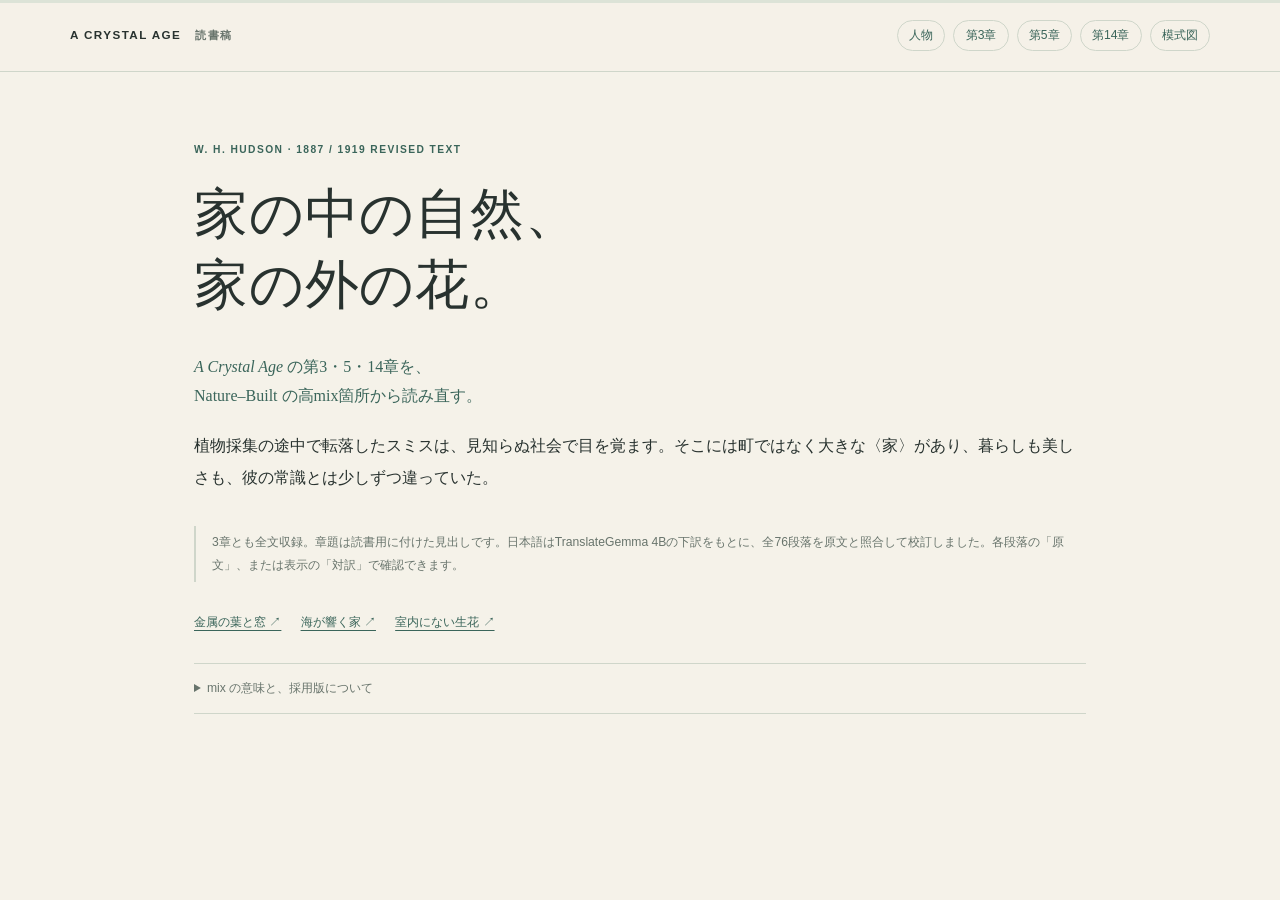
<file: readings/hudson/annotated-reader/index.html>
<!doctype html>
<html lang="ja"><head><meta charset="utf-8"><meta name="viewport" content="width=device-width,initial-scale=1">
<title>A Crystal Age｜概要</title><link rel="stylesheet" href="reader.css"><script src="reader.js" defer></script><script>if(location.pathname.endsWith('/index.html')||location.pathname.endsWith('/')){const h=location.hash;const m=h.match(/^#(?:ca-0?(3|5|14)-|chapter-(3|5|14)$)/);if(m)location.replace('chapter-'+(m[1]||m[2]).padStart(2,'0')+'.html'+h);else if(h==='#characters')location.replace('characters.html#characters');}</script></head>
<body data-mode="ja"><div class="progress" aria-hidden="true"><span id="progress-bar"></span></div>
<header class="site-header"><a class="wordmark" href="index.html#top">A CRYSTAL AGE <span>読書稿</span></a>
<nav aria-label="読書ページ"><a href="characters.html">人物</a><a href="chapter-03.html">第3章</a><a href="chapter-05.html">第5章</a><a href="chapter-14.html">第14章</a><a href="landscape.html">模式図</a></nav>
</header>
<div class="reader-layout standalone"><main id="reading-text"><section class="opening" id="top">
<div class="eyebrow">W. H. HUDSON · 1887 / 1919 REVISED TEXT</div><h1>家の中の自然、<br>家の外の花。</h1>
<p class="lead"><i>A Crystal Age</i> の第3・5・14章を、<br>Nature–Built の高mix箇所から読み直す。</p>
<p>植物採集の途中で転落したスミスは、見知らぬ社会で目を覚ます。そこには町ではなく大きな〈家〉があり、暮らしも美しさも、彼の常識とは少しずつ違っていた。</p>
<div class="edition-note">3章とも全文収録。章題は読書用に付けた見出しです。日本語はTranslateGemma 4Bの下訳をもとに、全76段落を原文と照合して校訂しました。各段落の「原文」、または表示の「対訳」で確認できます。</div>
<div class="entry-links"><a href="chapter-03.html#ca-03-p005">金属の葉と窓 ↗</a><a href="chapter-05.html#ca-05-p027">海が響く家 ↗</a><a href="chapter-14.html#ca-14-p003">室内にない生花 ↗</a></div>
<details class="method"><summary>mix の意味と、採用版について</summary>
<p>既存のStage 2分析を再計算せず参照。50語窓を25語ずつ移動（50%重複）し、Nature側・Built側の強い語がともに出る窓を mixed と判定します。ここでのrankは、重複を抑えて選んだ作品内の代表窓20件の順位で、全窓をそのまま並べた順位ではありません。</p>
<p>balanced_strengthは正負それぞれ上位最大3語の極性の強さの平均を取り、小さい側を採用した値です。語義の誤判定も含むため、境界の解消や作品の価値そのものを測る尺度ではありません。混合窓率は章内の50語窓のうち mixed となった割合です。</p>
<p>原文は分析に用いたDuckworth 1919年版系統の校正済みOCR。1887年初版ではありません。凍結済み分析入力とSHA-256を照合し、章・段落の位置を保持しています。残るOCR疑義は原文欄でも保存し、黙って底本を差し替えません。</p>
<p><a href="https://archive.org/details/crystalage00hudsuoft" target="_blank" rel="noopener">採用版スキャン（Internet Archive）</a> · <a href="../selected_chapters_ja.md">読書稿Markdown</a> · <a href="../reading_manifest.json">出典・検出箇所の記録</a></p>
</details></section></main>
</div>
<dialog id="mix-dialog" aria-labelledby="mix-dialog-title"><button id="close-dialog" aria-label="閉じる">閉じる ×</button><div id="dialog-body"></div></dialog>
<template id="note-leaves-window"><div class="eyebrow">高mix箇所</div><h3>植物の形を移した扉と窓</h3><p>扉のトチノキの葉は生きた植物ではなく、金属製の装飾。窓の百合も描かれた花である。第3章の高得点は、自然の形が建築・美術へ翻案される場面を拾っている。これだけでは、非人間的な自然が自律的に屋内へ入り込むことの証拠にはならない。</p><button class="mix-ref" data-window="mix-09" aria-haspopup="dialog">rank 9 の窓を見る</button><button class="mix-ref" data-window="mix-02" aria-haspopup="dialog">rank 2 の窓を見る</button><a class="note-return" href="chapter-03.html#ca-03-p005">本文の該当段落へ ↗</a></template><template id="note-statuary"><div class="eyebrow">読書注</div><h3>花・穀物・鉱石による彫像</h3><p>花冠、穀物、葉、果実は彫像の構成要素であり、孔雀石やラピスラズリなどが素材として使われる。自然物の形と、加工された自然素材の二つが重なっている。rank 2の50語窓は直前の窓の描写からこの段落へまたがる。</p><button class="mix-ref" data-window="mix-02" aria-haspopup="dialog">rank 2 の窓を見る</button><a class="note-return" href="chapter-03.html#ca-03-p006">本文の該当段落へ ↗</a></template><template id="note-europa"><div class="eyebrow">読書注</div><h3>エウロペという同定のすれ違い</h3><p>スミスは白い雄牛に乗る女性を、彼の知るエウロペの物語に当てはめる。しかし家の人はミストレルドの像だと説明する。古い文化的知識を持つ訪問者の解釈と、この社会の記憶は一致していない。</p><a class="note-return" href="chapter-03.html#ca-03-p014">本文の該当段落へ ↗</a></template><template id="note-contract"><div class="eyebrow">文脈</div><h3>省いた第4章とのつながり</h3><p>スミスは第4章で、衣食と働くことについて家の主と取り決めをしている。第5章はその直後。ソヴリン金貨を使おうとする訪問者と、彼を迎える家との間には、経済や身分に関する理解のずれがある。冒頭の大食漢の兄弟の比喩は、空腹のため不利な取り決めをした、というスミスの自己弁護として読める。</p><a class="note-return" href="chapter-05.html#ca-05-p001">本文の該当段落へ ↗</a></template><template id="note-books"><div class="eyebrow">読書注</div><h3>美しいが読めない本</h3><p>日常の会話は通じるのに、書かれた文字は読めない。スミスは家の習慣を自力で学ぼうとするが、装飾に目を奪われる。ここでも鑑賞と理解は別のこととして描かれている。</p><a class="note-return" href="chapter-05.html#ca-05-p006">本文の該当段落へ ↗</a></template><template id="note-human-superiority"><div class="eyebrow">読書注</div><h3>自然との調和と人間の優位</h3><p>ここからの教説では、人間は理性を持つ最高の存在であり、他の動物もその優位を認める、とされる。自然との親密さを直ちに人間中心主義の消失と読むことはできない。死を自ら早める慣習も、この教説の一部として語られる。</p><a class="note-return" href="chapter-05.html#ca-05-p017">本文の該当段落へ ↗</a></template><template id="note-house-world"><div class="eyebrow">読書注</div><h3>家は世界の写し</h3><p>原文は明示的に the house is the image of the world と述べる。〈家〉は建築物であると同時に、共同体の営みや世代を超える制作物を含む。世界と家の類似は、この社会が語る規範であって、スミス自身が無条件で保証する事実ではない。</p><a class="note-return" href="chapter-05.html#ca-05-p019">本文の該当段落へ ↗</a></template><template id="note-catastrophe"><div class="eyebrow">読書注</div><h3>過去の破局を語る教説</h3><p>科学的知識と自然支配への欲望が破滅を招き、その廃墟を土と森が覆った、という歴史が語られる。まずは家の文献に伝わる説明として読むべきであり、感染症の機構や正確な年代を、作品外の現実の歴史として確定することはできない。</p><a class="note-return" href="chapter-05.html#ca-05-p022">本文の該当段落へ ↗</a></template><template id="note-world-architecture"><div class="eyebrow">読書注</div><h3>世界そのものを建築として語る</h3><p>自然の世界を、基礎・壁・床・屋根を持つ住まいにたとえる。これは自然の中に建物がある、という物理的な共在とは異なる比喩的な混合。各家が他の家を模倣せず、自らの周囲の自然から学ぶ、という地域差の論理にもつながる。</p><a class="note-return" href="chapter-05.html#ca-05-p024">本文の該当段落へ ↗</a></template><template id="note-coradine"><div class="eyebrow">高mix箇所</div><h3>コラダインの家と、海・風・舞踊</h3><p>海の声が室内に響き、風が潮しぶきと砂を運び、鳥が広間で鳴く。さらに風・波・種子・鳥の動きが人間の踊りを育てる。物理的な浸透と、自然を学ぶ技芸が重なる。ただしこれは旅を語る文献の一節で、スミスが直接訪ねた場面ではない。Built語に数えられた floors はここでは海底（floors of the sea）を指す。roof・roomsとの共在は残るが、検出語をすべて建築物と見なすことはできない。</p><button class="mix-ref" data-window="mix-04" aria-haspopup="dialog">rank 4 の窓を見る</button><a class="note-return" href="chapter-05.html#ca-05-p027">本文の該当段落へ ↗</a></template><template id="note-living-flowers"><div class="eyebrow">高mix箇所</div><h3>屋内の花は、花の表象だけ？</h3><p>家の中の花は、彩飾、金属細工、木彫、モザイクに限られるとスミスは気づく。生きた花は戸外に残るため、この高mixは境界の解消ではなく、生花と装飾の区別・対照からも生じる。摘花が禁じられているというのは、ここではスミスが恐れる推測であり、共同体の規則として確認されたわけではない。</p><button class="mix-ref" data-window="mix-07" aria-haspopup="dialog">rank 7 の窓を見る</button><a class="note-return" href="chapter-14.html#ca-14-p003">本文の該当段落へ ↗</a></template><template id="note-discipline"><div class="eyebrow">読書注</div><h3>永続する家と、傷つく個人</h3><p>一枚の書物の破損が、未来の世代にまで残る家への損傷とされる。自然や美を大切にする社会は、同時に個人へ厳しい規律を課す。スミスは続く処罰を過酷だと感じており、家の主の説明との距離が保たれている。</p><a class="note-return" href="chapter-14.html#ca-14-p008">本文の該当段落へ ↗</a></template><template id="note-rainbow-lilies"><div class="eyebrow">読書注</div><h3>虹色の百合と土壌の違い</h3><p>同じ種類の花が湿地から山頂へ、黄・赤・紫・青と色を変えると描かれる。これは作品内の植物描写であり、実在の特定種の生態を解説したものではない。ヨレッタの不在によって、その美しさはスミスに喜びより苦痛をもたらす。</p><a class="note-return" href="chapter-14.html#ca-14-p016">本文の該当段落へ ↗</a></template><template id="note-suspend-labour"><div class="eyebrow">読書注</div><h3>自然の時間に合わせて仕事を休む</h3><p>自然の美が特別に現れる時には、急ぎの不可欠な仕事を除いて労働を中断する、と家の主は説く。Nature語とBuilt語の近接だけでは捉えにくい、生活のリズムと自然への応答の場面である。</p><a class="note-return" href="chapter-14.html#ca-14-p021">本文の該当段落へ ↗</a></template><template id="window-mix-02"><div class="eyebrow">第3章 · 代表窓 rank 2</div><h2>植物の形を移した扉と窓</h2><blockquote lang="en">hand throwing down lilies to the standing figure. This lovely window gave a fresh charm to the whole apartment, while the sunlight falling through it served also to reveal other beauties which I had not observed. One that quickly drew and absorbed my attention was a piece of statuary on</blockquote><dl><dt>balanced_strength</dt><dd>0.3240</dd><dt>分析上の語位置</dt><dd>7,994–8,044（終端を含まない）</dd><dt>Nature検出語</dt><dd>lily</dd><dt>Built検出語</dt><dd>hand / window / apartment / piece</dd></dl><p class="dialog-caution">扉のトチノキの葉は生きた植物ではなく、金属製の装飾。窓の百合も描かれた花である。第3章の高得点は、自然の形が建築・美術へ翻案される場面を拾っている。これだけでは、非人間的な自然が自律的に屋内へ入り込むことの証拠にはならない。</p><a class="return-context" href="chapter-03.html#ca-03-p005">前後を含む本文へ戻る →</a></template><template id="window-mix-04"><div class="eyebrow">第5章 · 代表窓 rank 4</div><h2>コラダインの家と、海・風・舞踊</h2><blockquote lang="en">roof of the House of Coradine; the ocean&#x27;s voice is in their rooms, and the inland-blowing wind brings to them the salt spray and yellow sand swept at low tide from the desolate floors of the sea, and the whitewinged bird flying from the black tempest screams aloud in their shadowy</blockquote><dl><dt>balanced_strength</dt><dd>0.2775</dd><dt>分析上の語位置</dt><dd>15,364–15,414（終端を含まない）</dd><dt>Nature検出語</dt><dd>tide / sea / bird</dd><dt>Built検出語</dt><dd>roof / room / floor</dd></dl><p class="dialog-caution">海の声が室内に響き、風が潮しぶきと砂を運び、鳥が広間で鳴く。さらに風・波・種子・鳥の動きが人間の踊りを育てる。物理的な浸透と、自然を学ぶ技芸が重なる。ただしこれは旅を語る文献の一節で、スミスが直接訪ねた場面ではない。Built語に数えられた floors はここでは海底（floors of the sea）を指す。roof・roomsとの共在は残るが、検出語をすべて建築物と見なすことはできない。</p><a class="return-context" href="chapter-05.html#ca-05-p027">前後を含む本文へ戻る →</a></template><template id="window-mix-07"><div class="eyebrow">第14章 · 代表窓 rank 7</div><h2>屋内の花は、花の表象だけ？</h2><blockquote lang="en">to her in the conversation of her children. The only flowers in the house were in their illuminations, and those wrought in metal and carved in wood, and the immortal, stony flowers of many brilliant hues in their mosaics. I began to fear that there was some superstition which made</blockquote><dl><dt>balanced_strength</dt><dd>0.2706</dd><dt>分析上の語位置</dt><dd>36,682–36,732（終端を含まない）</dd><dt>Nature検出語</dt><dd>flower / stony / flower</dd><dt>Built検出語</dt><dd>house / metal</dd></dl><p class="dialog-caution">家の中の花は、彩飾、金属細工、木彫、モザイクに限られるとスミスは気づく。生きた花は戸外に残るため、この高mixは境界の解消ではなく、生花と装飾の区別・対照からも生じる。摘花が禁じられているというのは、ここではスミスが恐れる推測であり、共同体の規則として確認されたわけではない。</p><a class="return-context" href="chapter-14.html#ca-14-p003">前後を含む本文へ戻る →</a></template><template id="window-mix-09"><div class="eyebrow">第3章 · 代表窓 rank 9</div><h2>植物の形を移した扉と窓</h2><blockquote lang="en">be of polished slate of a very dark grey, its surface ornamented with very large horse-chestnut leaves of brass or copper, or both, for they varied in shade from bright yellow to deepest copper-red. It was a double door with agate handles, and, first pressing on one handle, then on the other</blockquote><dl><dt>balanced_strength</dt><dd>0.2581</dd><dt>分析上の語位置</dt><dd>7,694–7,744（終端を含まない）</dd><dt>Nature検出語</dt><dd>grey / leaf / shade / yellow</dd><dt>Built検出語</dt><dd>brass / door / handle / handle</dd></dl><p class="dialog-caution">扉のトチノキの葉は生きた植物ではなく、金属製の装飾。窓の百合も描かれた花である。第3章の高得点は、自然の形が建築・美術へ翻案される場面を拾っている。これだけでは、非人間的な自然が自律的に屋内へ入り込むことの証拠にはならない。</p><a class="return-context" href="chapter-03.html#ca-03-p005">前後を含む本文へ戻る →</a></template></body></html>
</file>
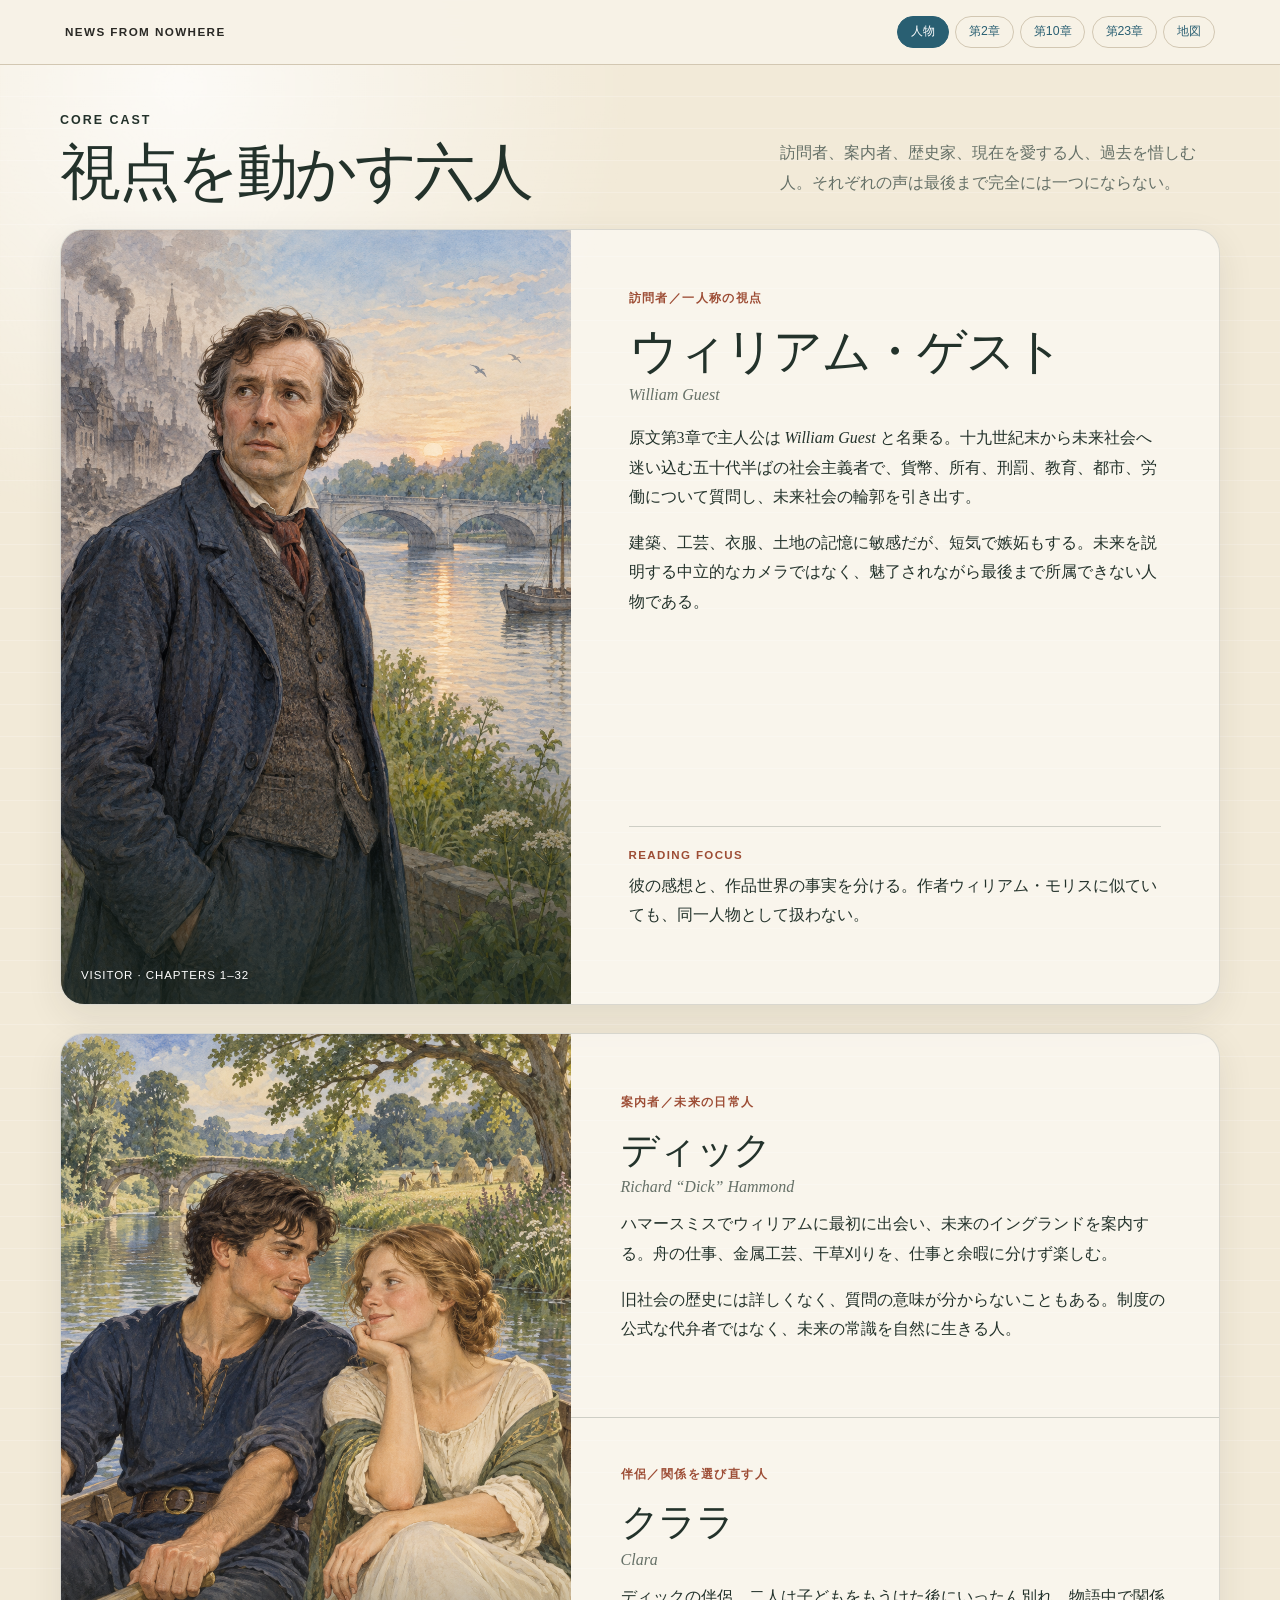
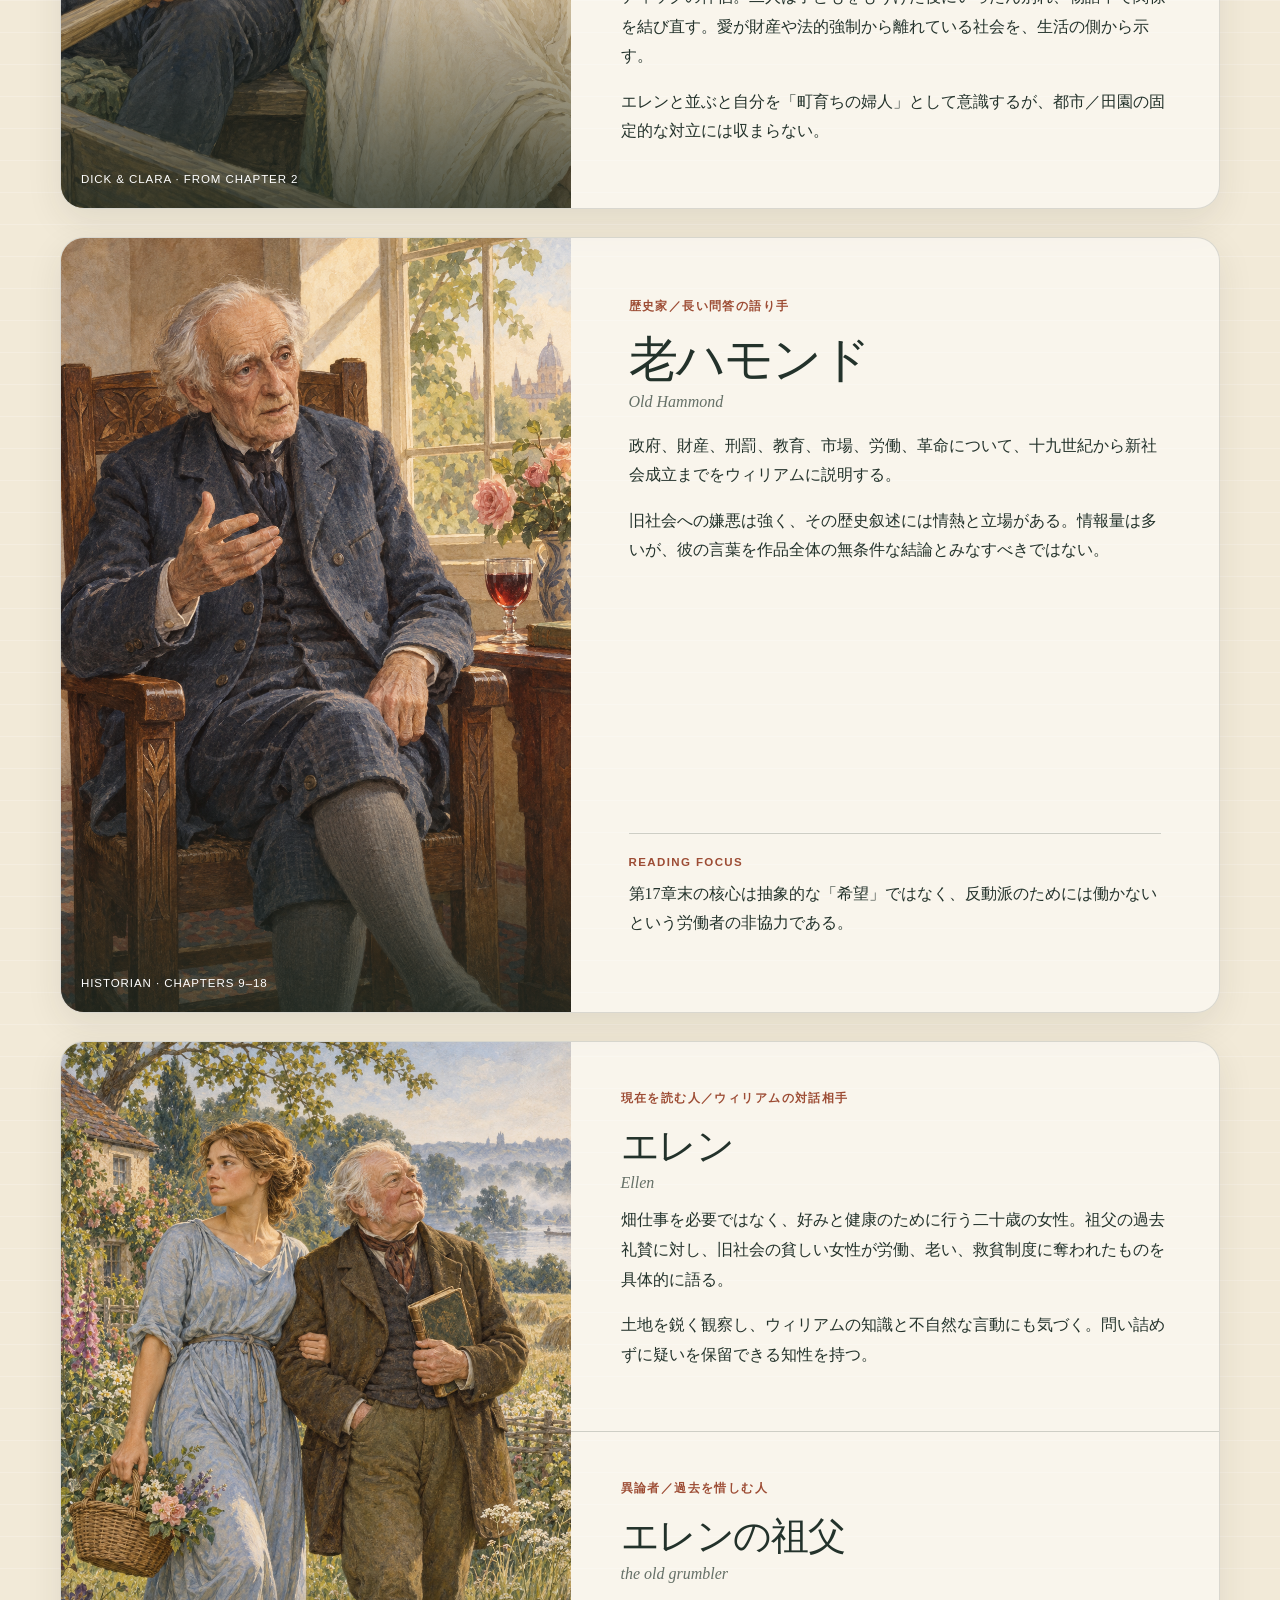
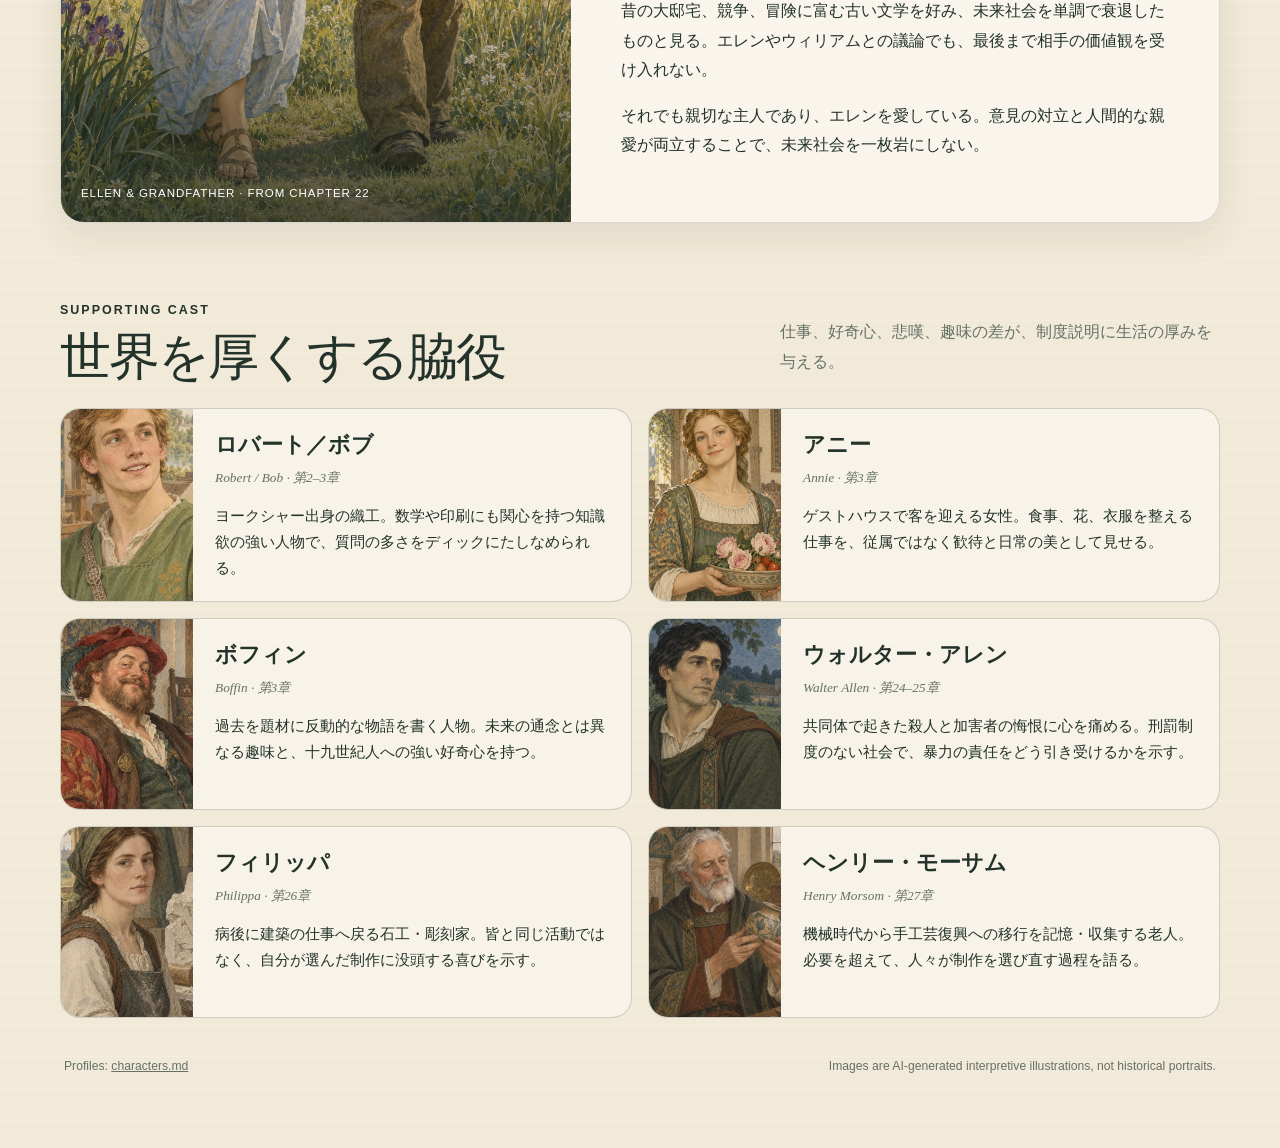
<file: readings/morris/annotated-reader/index.html>
<!doctype html>
<html lang="ja">
<head>
  <meta charset="utf-8">
  <meta name="viewport" content="width=device-width, initial-scale=1">
  <meta name="color-scheme" content="light">
  <title>『ユートピアだより』人物帖</title>
  <style>
    :root {
      --paper: #f2ead8;
      --paper-deep: #e5d7ba;
      --ink: #23322b;
      --muted: #657067;
      --rust: #9d4d35;
      --line: rgba(35, 50, 43, .2);
      --radius: 24px;
    }

    * { box-sizing: border-box; }

    html {
      background: var(--paper);
      scroll-snap-type: none;
      overflow-x: hidden;
    }

    body {
      margin: 0;
      color: var(--ink);
      background:
        radial-gradient(circle at 14% 2%, rgba(255,255,255,.78), transparent 28rem),
        linear-gradient(rgba(255,255,255,.2) 1px, transparent 1px),
        var(--paper);
      background-size: auto, 100% 32px, auto;
      font-family: "Yu Mincho", "Hiragino Mincho ProN", "Noto Serif JP", Georgia, serif;
      line-height: 1.85;
      overflow-x: hidden;
    }

    a { color: inherit; }

    .page {
      width: min(1160px, calc(100% - 32px));
      margin: 0 auto;
      padding: 44px 0 72px;
    }

    .kicker {
      margin: 0 0 8px;
      font-family: ui-sans-serif, -apple-system, BlinkMacSystemFont, "Hiragino Kaku Gothic ProN", sans-serif;
      font-size: .78rem;
      font-weight: 700;
      letter-spacing: .16em;
      text-transform: uppercase;
    }

    .section-head {
      display: flex;
      justify-content: space-between;
      gap: 24px;
      align-items: end;
      margin-bottom: 24px;
    }

    .section-head h1,
    .section-head h2 {
      margin: 0;
      font-size: clamp(2.2rem, 4.8vw, 4.4rem);
      font-weight: 500;
      letter-spacing: -.04em;
      line-height: 1.06;
    }

    .section-head p:last-child {
      width: min(440px, 100%);
      margin: 0 0 8px;
      color: var(--muted);
    }

    .profiles {
      display: grid;
      gap: 28px;
    }

    .profile {
      display: grid;
      grid-template-columns: minmax(300px, .88fr) minmax(0, 1.12fr);
      min-height: 540px;
      overflow: hidden;
      border: 1px solid rgba(35,50,43,.15);
      border-radius: var(--radius);
      background: rgba(255,255,255,.52);
      box-shadow: 0 12px 36px rgba(42,48,38,.09);
    }

    .profile__art {
      position: relative;
      min-height: 460px;
      overflow: hidden;
      margin: 0;
      background: var(--paper-deep);
    }

    .profile__art img {
      width: 100%;
      height: 100%;
      object-fit: cover;
      object-position: 50% 34%;
      transition: transform .6s ease;
    }

    .profile:hover .profile__art img { transform: scale(1.018); }

    .profile__art::after {
      content: "";
      position: absolute;
      inset: auto 0 0;
      height: 34%;
      background: linear-gradient(transparent, rgba(24,38,31,.72));
      pointer-events: none;
    }

    .profile__caption {
      position: absolute;
      z-index: 1;
      left: 20px;
      bottom: 18px;
      color: white;
      font-family: ui-sans-serif, -apple-system, BlinkMacSystemFont, "Hiragino Kaku Gothic ProN", sans-serif;
      font-size: .72rem;
      letter-spacing: .08em;
    }

    .profile__body {
      display: flex;
      flex-direction: column;
      justify-content: center;
      padding: clamp(28px, 5vw, 58px);
    }

    .profile__body--pair {
      justify-content: stretch;
      padding: 0;
    }

    .person {
      display: flex;
      flex: 1 1 50%;
      flex-direction: column;
      justify-content: center;
      padding: clamp(28px, 4vw, 46px) clamp(26px, 4.2vw, 50px);
    }

    .person + .person { border-top: 1px solid var(--line); }

    .role {
      margin: 0 0 9px;
      color: var(--rust);
      font-family: ui-sans-serif, -apple-system, BlinkMacSystemFont, "Hiragino Kaku Gothic ProN", sans-serif;
      font-size: .74rem;
      font-weight: 700;
      letter-spacing: .12em;
      text-transform: uppercase;
    }

    .profile h3 {
      margin: 0 0 20px;
      font-size: clamp(2rem, 3.8vw, 3.55rem);
      font-weight: 500;
      letter-spacing: -.035em;
      line-height: 1.08;
    }

    .profile__body--pair h3 {
      margin-bottom: 14px;
      font-size: clamp(1.75rem, 3vw, 2.75rem);
    }

    .latin {
      display: block;
      margin-top: 7px;
      color: var(--muted);
      font-family: ui-serif, Georgia, serif;
      font-size: 1rem;
      font-style: italic;
      letter-spacing: 0;
    }

    .profile__body > p,
    .person > p { margin: 0 0 16px; }

    .focus {
      margin-top: auto !important;
      padding-top: 18px;
      border-top: 1px solid var(--line);
    }

    .focus strong {
      display: block;
      margin-bottom: 5px;
      color: var(--rust);
      font-family: ui-sans-serif, -apple-system, BlinkMacSystemFont, "Hiragino Kaku Gothic ProN", sans-serif;
      font-size: .72rem;
      letter-spacing: .12em;
    }

    .minor-section { padding-top: 76px; }

    .minor-section .section-head h2 {
      font-size: clamp(2rem, 4vw, 3.8rem);
    }

    .minor-grid {
      display: grid;
      grid-template-columns: repeat(2, minmax(0, 1fr));
      gap: 16px;
    }

    .minor {
      display: grid;
      grid-template-columns: 132px minmax(0, 1fr);
      min-height: 190px;
      overflow: hidden;
      border: 1px solid var(--line);
      border-radius: 20px;
      background: rgba(255,255,255,.42);
    }

    .minor__portrait {
      width: 132px;
      height: 100%;
      min-height: 190px;
      margin: 0;
      background: var(--paper-deep);
    }

    .minor__portrait img {
      display: block;
      width: 100%;
      height: 100%;
      object-fit: cover;
      object-position: 50% 34%;
    }

    .minor__body { padding: 22px 22px 20px; }

    .minor h3 {
      margin: 0 0 3px;
      font-size: 1.35rem;
      font-weight: 600;
      line-height: 1.3;
    }

    .minor small {
      color: var(--muted);
      font-style: italic;
    }

    .minor p {
      margin: 11px 0 0;
      font-size: .93rem;
      line-height: 1.75;
    }

    footer {
      display: flex;
      justify-content: space-between;
      gap: 28px;
      padding: 38px 4px 0;
      color: var(--muted);
      font-family: ui-sans-serif, -apple-system, BlinkMacSystemFont, "Hiragino Kaku Gothic ProN", sans-serif;
      font-size: .76rem;
      line-height: 1.65;
    }

    @media (max-width: 820px) {
      .page { width: min(100% - 20px, 680px); padding-top: 28px; }
      .section-head { display: block; }
      .section-head p:last-child { margin-top: 16px; }
      .profile { grid-template-columns: 1fr; }
      .profile__art { min-height: 520px; }
      .minor-grid { grid-template-columns: 1fr; }
      footer { flex-direction: column; }
    }

    @media (max-width: 520px) {
      .profile__art { min-height: 410px; }
      .profile__body { padding: 28px 22px 32px; }
      .profile__body--pair { padding: 0; }
      .person { padding: 28px 22px 30px; }
      .minor { grid-template-columns: 100px minmax(0, 1fr); min-height: 166px; }
      .minor__portrait { width: 100px; min-height: 166px; }
      .minor__body { padding: 18px 16px; }
      .minor h3 { font-size: 1.16rem; }
      .minor p { font-size: .86rem; }
    }

    @media (prefers-reduced-motion: reduce) {
      *, *::before, *::after { transition: none !important; }
    }
  </style>
<link rel="stylesheet" href="page-nav.css"><script>const h=decodeURIComponent(location.hash);let page=null;const c=h.match(/^#第(2|10|23)章/);if(c)page='chapter-'+c[1].padStart(2,'0')+'.html';const owners={"tidal-thames": "chapter-02.html", "chiswick": "chapter-02.html", "barn-elms": "chapter-02.html", "fourteenth-century-dress": "chapter-02.html", "tay-salmon": "chapter-02.html", "thornycroft": "chapter-02.html", "ponte-vecchio": "chapter-02.html", "bridge-2003": "chapter-02.html", "work-without-wages": "chapter-02.html", "edward-noble": "chapter-02.html", "colney-hatch": "chapter-02.html", "struggle-for-life": "chapter-10.html", "phalanstery": "chapter-10.html", "modern-babylon": "chapter-10.html", "clearing-misery": "chapter-10.html", "song-shirt": "chapter-10.html", "city-london": "chapter-10.html", "swindling-kens": "chapter-10.html", "aldgate": "chapter-10.html", "izaak-walton": "chapter-10.html", "river-lea": "chapter-10.html", "stratford-london": "chapter-10.html", "old-ford": "chapter-10.html", "lea-meadows-development": "chapter-10.html", "victorian-docks": "chapter-10.html", "shooters-hill-kent": "chapter-10.html", "essex-marshes": "chapter-10.html", "canning-town": "chapter-10.html", "silvertown": "chapter-10.html", "hampstead": "chapter-10.html", "oxford-town": "chapter-10.html", "cambridge-town": "chapter-10.html", "tumble-down-picturesque": "chapter-10.html", "hindhead": "chapter-10.html", "middlesex-essex": "chapter-10.html", "cumberland-westmorland": "chapter-10.html", "ingleborough-pen-y-ghent": "chapter-10.html", "runnymede": "chapter-23.html", "haymaking": "chapter-23.html", "sele-morning": "chapter-23.html", "grimm": "chapter-23.html", "cap-of-darkness": "chapter-23.html", "four-versus-five-houses": "chapter-23.html", "cockneyfied": "chapter-23.html", "guest-outburst": "chapter-23.html", "workhouse": "chapter-23.html", "vanity-fair": "chapter-23.html"};const id=h.replace(/^#note-(?:ref-)?/,'');if(owners[id])page=owners[id];if(h==='#place-map-dialog')page='chapter-02.html';if(page)location.replace(page+location.hash);</script></head>
<body><header class="reading-tabs"><a class="reading-title" href="characters.html">NEWS FROM NOWHERE</a><nav class="reading-links" aria-label="読書ページ"><a href="characters.html" aria-current="page">人物</a><a href="chapter-02.html">第2章</a><a href="chapter-10.html">第10章</a><a href="chapter-23.html">第23章</a><a href="chapter-02.html#place-map-dialog">地図</a></nav></header>
  <main class="page">
    <section aria-labelledby="core-title">
      <div class="section-head">
        <div>
          <p class="kicker">Core cast</p>
          <h1 id="core-title">視点を動かす六人</h1>
        </div>
        <p>訪問者、案内者、歴史家、現在を愛する人、過去を惜しむ人。それぞれの声は最後まで完全には一つにならない。</p>
      </div>

      <div class="profiles">
        <article class="profile">
          <figure class="profile__art">
            <img src="../character-gallery/assets/william-guest.png" alt="テムズ河畔に立つウィリアム・ゲスト" loading="eager">
            <figcaption class="profile__caption">VISITOR · CHAPTERS 1–32</figcaption>
          </figure>
          <div class="profile__body">
            <p class="role">訪問者／一人称の視点</p>
            <h3>ウィリアム・ゲスト <span class="latin">William Guest</span></h3>
            <p>原文第3章で主人公は <em>William Guest</em> と名乗る。十九世紀末から未来社会へ迷い込む五十代半ばの社会主義者で、貨幣、所有、刑罰、教育、都市、労働について質問し、未来社会の輪郭を引き出す。</p>
            <p>建築、工芸、衣服、土地の記憶に敏感だが、短気で嫉妬もする。未来を説明する中立的なカメラではなく、魅了されながら最後まで所属できない人物である。</p>
            <p class="focus"><strong>READING FOCUS</strong>彼の感想と、作品世界の事実を分ける。作者ウィリアム・モリスに似ていても、同一人物として扱わない。</p>
          </div>
        </article>

        <article class="profile">
          <figure class="profile__art">
            <img src="../character-gallery/assets/dick-clara.png" alt="舟を進めるディックと隣に座るクララ" loading="lazy">
            <figcaption class="profile__caption">DICK &amp; CLARA · FROM CHAPTER 2</figcaption>
          </figure>
          <div class="profile__body profile__body--pair">
            <section class="person" aria-labelledby="dick-name">
              <p class="role">案内者／未来の日常人</p>
              <h3 id="dick-name">ディック <span class="latin">Richard “Dick” Hammond</span></h3>
              <p>ハマースミスでウィリアムに最初に出会い、未来のイングランドを案内する。舟の仕事、金属工芸、干草刈りを、仕事と余暇に分けず楽しむ。</p>
              <p>旧社会の歴史には詳しくなく、質問の意味が分からないこともある。制度の公式な代弁者ではなく、未来の常識を自然に生きる人。</p>
            </section>
            <section class="person" aria-labelledby="clara-name">
              <p class="role">伴侶／関係を選び直す人</p>
              <h3 id="clara-name">クララ <span class="latin">Clara</span></h3>
              <p>ディックの伴侶。二人は子どもをもうけた後にいったん別れ、物語中で関係を結び直す。愛が財産や法的強制から離れている社会を、生活の側から示す。</p>
              <p>エレンと並ぶと自分を「町育ちの婦人」として意識するが、都市／田園の固定的な対立には収まらない。</p>
            </section>
          </div>
        </article>

        <article class="profile">
          <figure class="profile__art">
            <img src="../character-gallery/assets/old-hammond.png" alt="ブルームズベリーの部屋で語る老ハモンド" loading="lazy">
            <figcaption class="profile__caption">HISTORIAN · CHAPTERS 9–18</figcaption>
          </figure>
          <div class="profile__body">
            <p class="role">歴史家／長い問答の語り手</p>
            <h3>老ハモンド <span class="latin">Old Hammond</span></h3>
            <p>政府、財産、刑罰、教育、市場、労働、革命について、十九世紀から新社会成立までをウィリアムに説明する。</p>
            <p>旧社会への嫌悪は強く、その歴史叙述には情熱と立場がある。情報量は多いが、彼の言葉を作品全体の無条件な結論とみなすべきではない。</p>
            <p class="focus"><strong>READING FOCUS</strong>第17章末の核心は抽象的な「希望」ではなく、反動派のためには働かないという労働者の非協力である。</p>
          </div>
        </article>

        <article class="profile">
          <figure class="profile__art">
            <img src="../character-gallery/assets/ellen-grandfather.png" alt="花籠を持つエレンと古い本を持つ祖父" loading="lazy">
            <figcaption class="profile__caption">ELLEN &amp; GRANDFATHER · FROM CHAPTER 22</figcaption>
          </figure>
          <div class="profile__body profile__body--pair">
            <section class="person" aria-labelledby="ellen-name">
              <p class="role">現在を読む人／ウィリアムの対話相手</p>
              <h3 id="ellen-name">エレン <span class="latin">Ellen</span></h3>
              <p>畑仕事を必要ではなく、好みと健康のために行う二十歳の女性。祖父の過去礼賛に対し、旧社会の貧しい女性が労働、老い、救貧制度に奪われたものを具体的に語る。</p>
              <p>土地を鋭く観察し、ウィリアムの知識と不自然な言動にも気づく。問い詰めずに疑いを保留できる知性を持つ。</p>
            </section>
            <section class="person" aria-labelledby="grandfather-name">
              <p class="role">異論者／過去を惜しむ人</p>
              <h3 id="grandfather-name">エレンの祖父 <span class="latin">the old grumbler</span></h3>
              <p>昔の大邸宅、競争、冒険に富む古い文学を好み、未来社会を単調で衰退したものと見る。エレンやウィリアムとの議論でも、最後まで相手の価値観を受け入れない。</p>
              <p>それでも親切な主人であり、エレンを愛している。意見の対立と人間的な親愛が両立することで、未来社会を一枚岩にしない。</p>
            </section>
          </div>
        </article>
      </div>
    </section>

    <section class="minor-section" aria-labelledby="minor-title">
      <div class="section-head">
        <div>
          <p class="kicker">Supporting cast</p>
          <h2 id="minor-title">世界を厚くする脇役</h2>
        </div>
        <p>仕事、好奇心、悲嘆、趣味の差が、制度説明に生活の厚みを与える。</p>
      </div>

      <div class="minor-grid">
        <article class="minor">
          <figure class="minor__portrait"><img src="../character-gallery/assets/robert-bob.webp" alt="ロバート／ボブの解釈的な胸像" loading="lazy"></figure>
          <div class="minor__body"><h3>ロバート／ボブ</h3><small>Robert / Bob · 第2–3章</small><p>ヨークシャー出身の織工。数学や印刷にも関心を持つ知識欲の強い人物で、質問の多さをディックにたしなめられる。</p></div>
        </article>
        <article class="minor">
          <figure class="minor__portrait"><img src="../character-gallery/assets/annie.webp" alt="アニーの解釈的な胸像" loading="lazy"></figure>
          <div class="minor__body"><h3>アニー</h3><small>Annie · 第3章</small><p>ゲストハウスで客を迎える女性。食事、花、衣服を整える仕事を、従属ではなく歓待と日常の美として見せる。</p></div>
        </article>
        <article class="minor">
          <figure class="minor__portrait"><img src="../character-gallery/assets/boffin.webp" alt="ボフィンの解釈的な胸像" loading="lazy"></figure>
          <div class="minor__body"><h3>ボフィン</h3><small>Boffin · 第3章</small><p>過去を題材に反動的な物語を書く人物。未来の通念とは異なる趣味と、十九世紀人への強い好奇心を持つ。</p></div>
        </article>
        <article class="minor">
          <figure class="minor__portrait"><img src="../character-gallery/assets/walter-allen.webp" alt="ウォルター・アレンの解釈的な胸像" loading="lazy"></figure>
          <div class="minor__body"><h3>ウォルター・アレン</h3><small>Walter Allen · 第24–25章</small><p>共同体で起きた殺人と加害者の悔恨に心を痛める。刑罰制度のない社会で、暴力の責任をどう引き受けるかを示す。</p></div>
        </article>
        <article class="minor">
          <figure class="minor__portrait"><img src="../character-gallery/assets/philippa.webp" alt="フィリッパの解釈的な胸像" loading="lazy"></figure>
          <div class="minor__body"><h3>フィリッパ</h3><small>Philippa · 第26章</small><p>病後に建築の仕事へ戻る石工・彫刻家。皆と同じ活動ではなく、自分が選んだ制作に没頭する喜びを示す。</p></div>
        </article>
        <article class="minor">
          <figure class="minor__portrait"><img src="../character-gallery/assets/henry-morsom.webp" alt="ヘンリー・モーサムの解釈的な胸像" loading="lazy"></figure>
          <div class="minor__body"><h3>ヘンリー・モーサム</h3><small>Henry Morsom · 第27章</small><p>機械時代から手工芸復興への移行を記憶・収集する老人。必要を超えて、人々が制作を選び直す過程を語る。</p></div>
        </article>
      </div>
    </section>

    <footer>
      <span>Profiles: <a href="../characters.md">characters.md</a></span>
      <span>Images are AI-generated interpretive illustrations, not historical portraits.</span>
    </footer>
  </main>
</body>
</html>
</file>
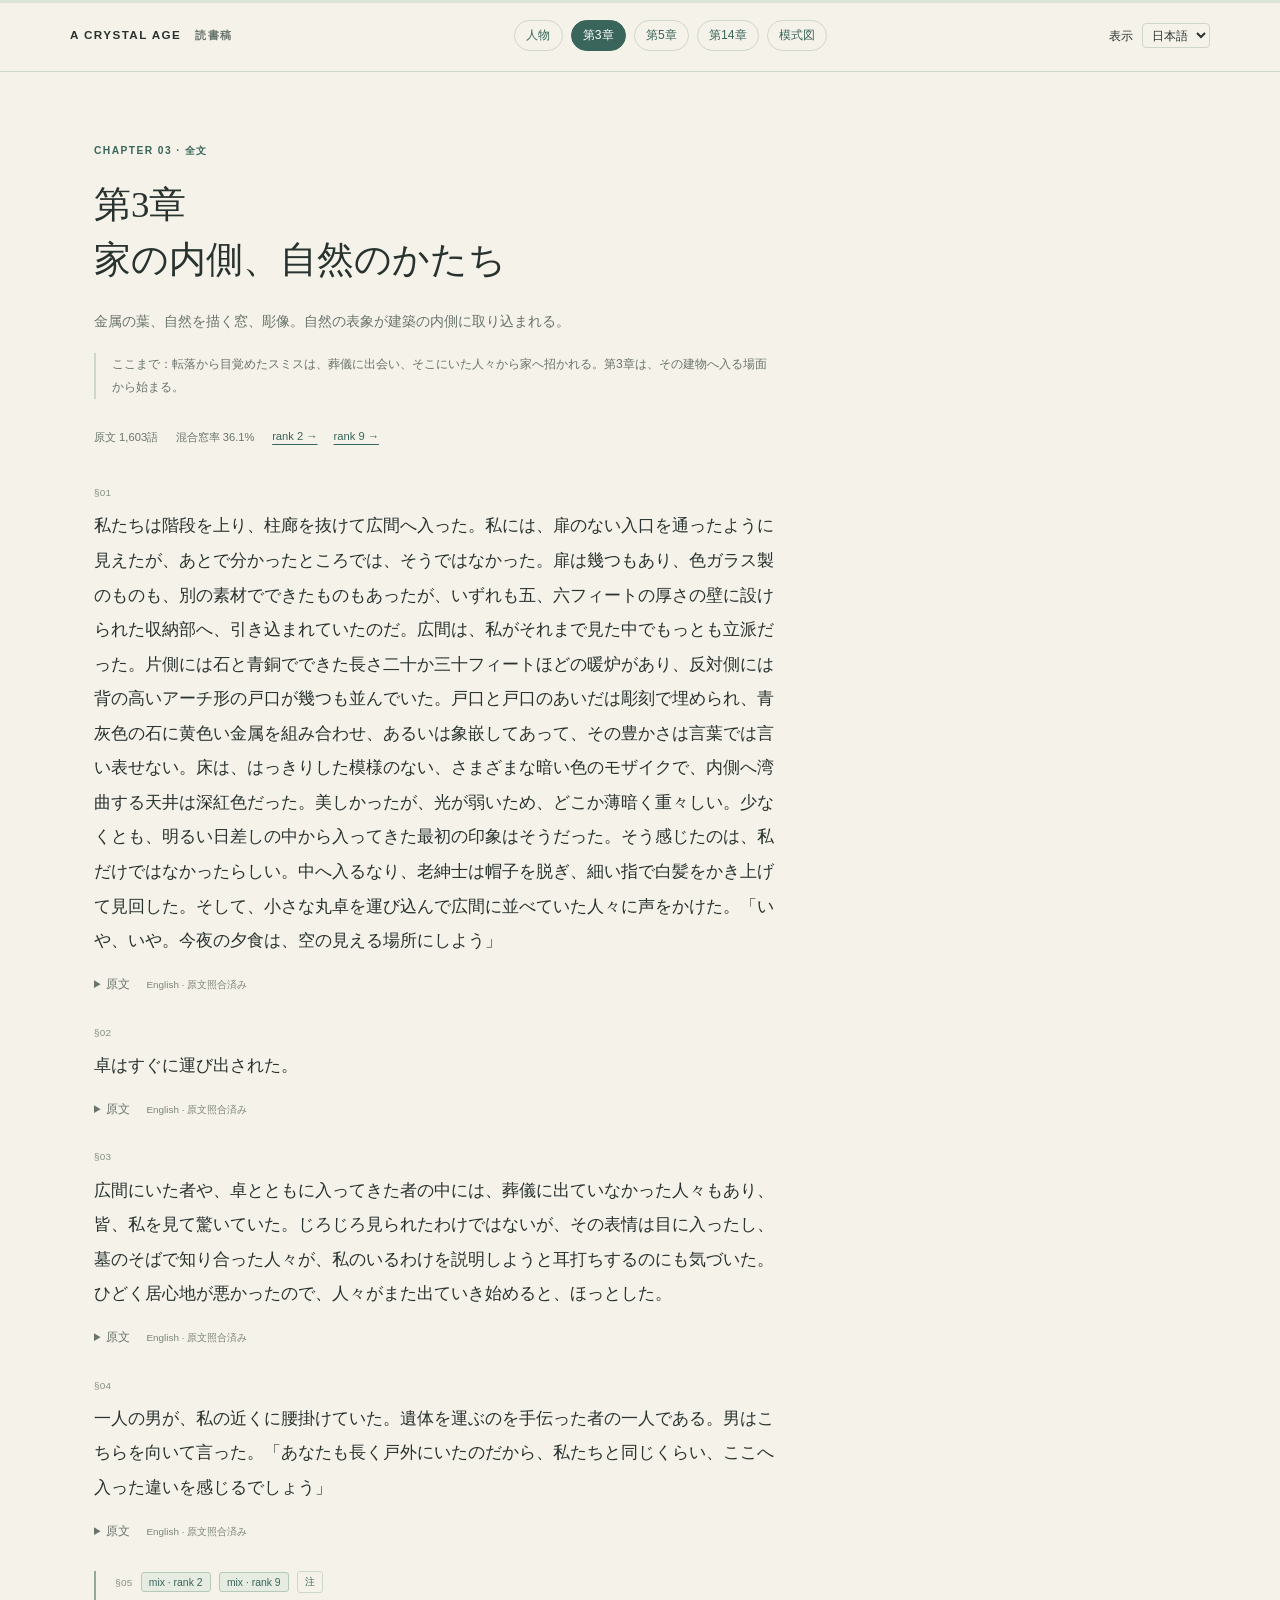
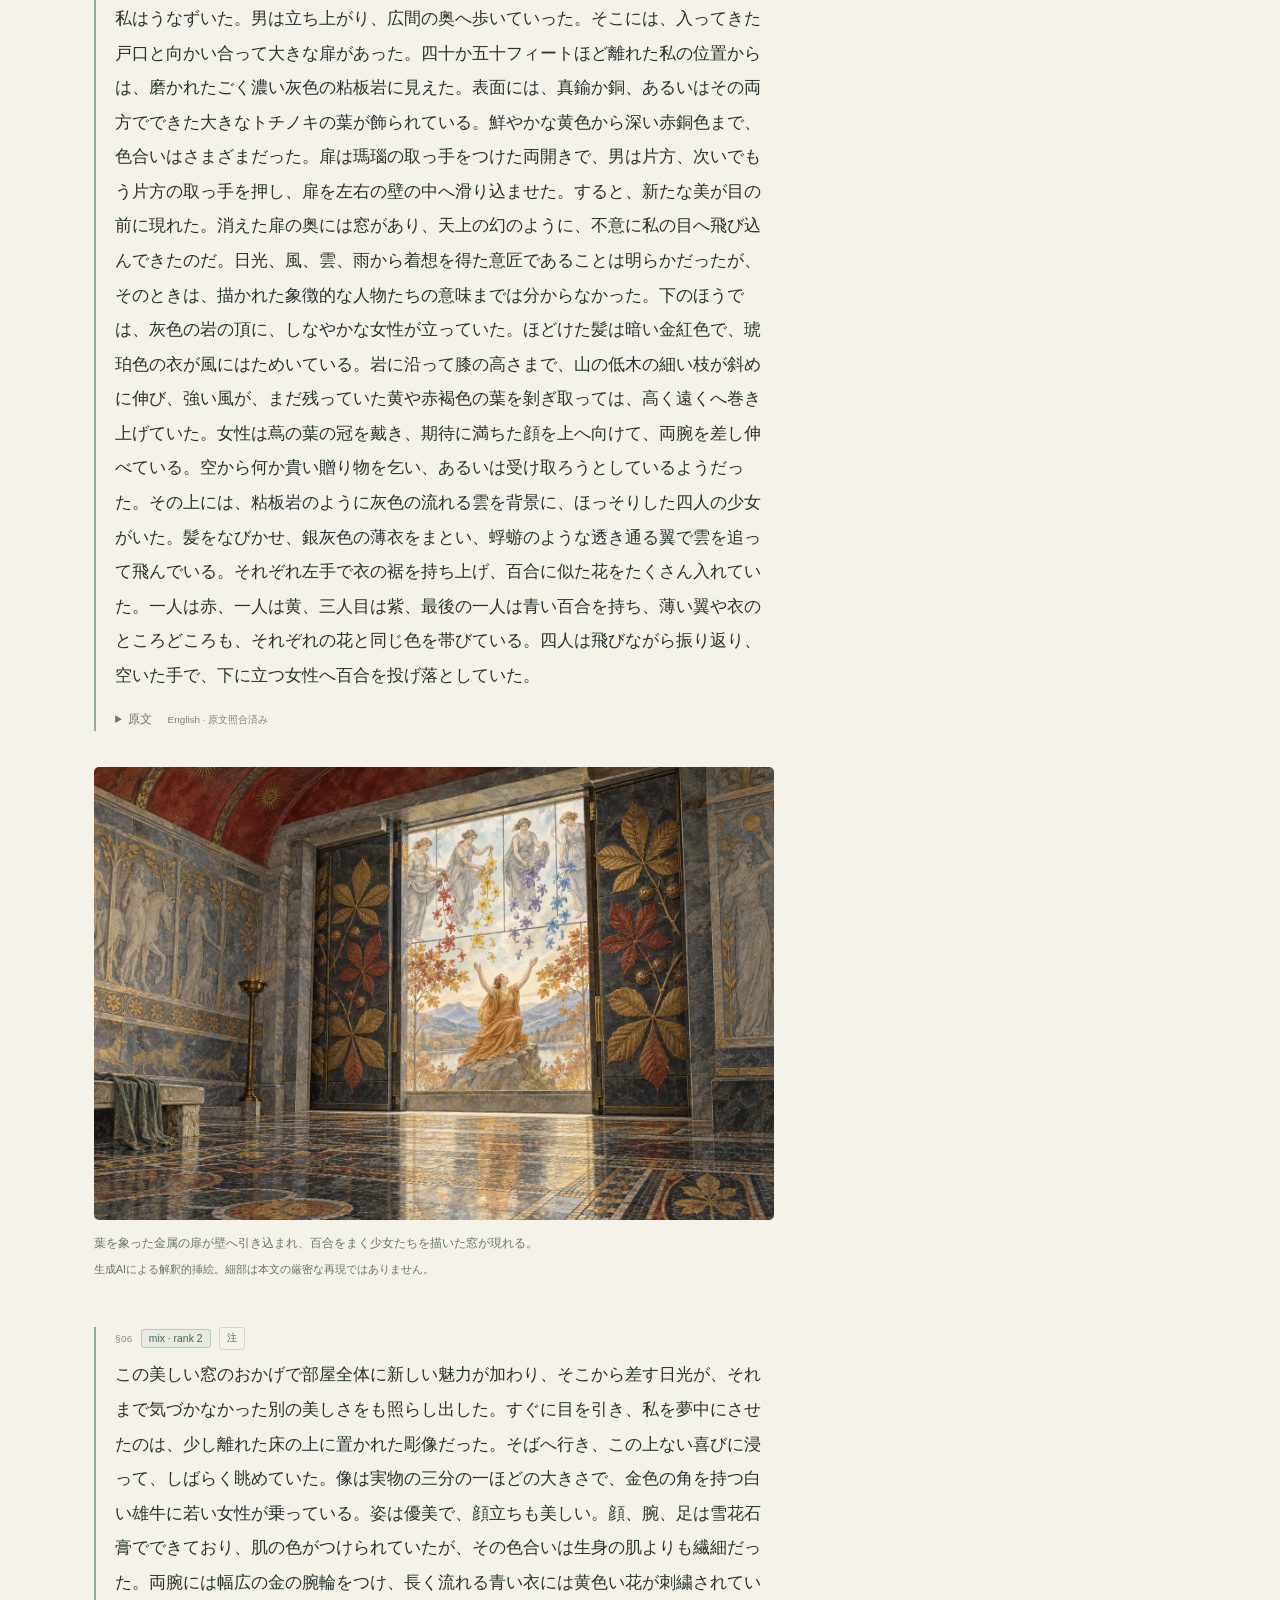
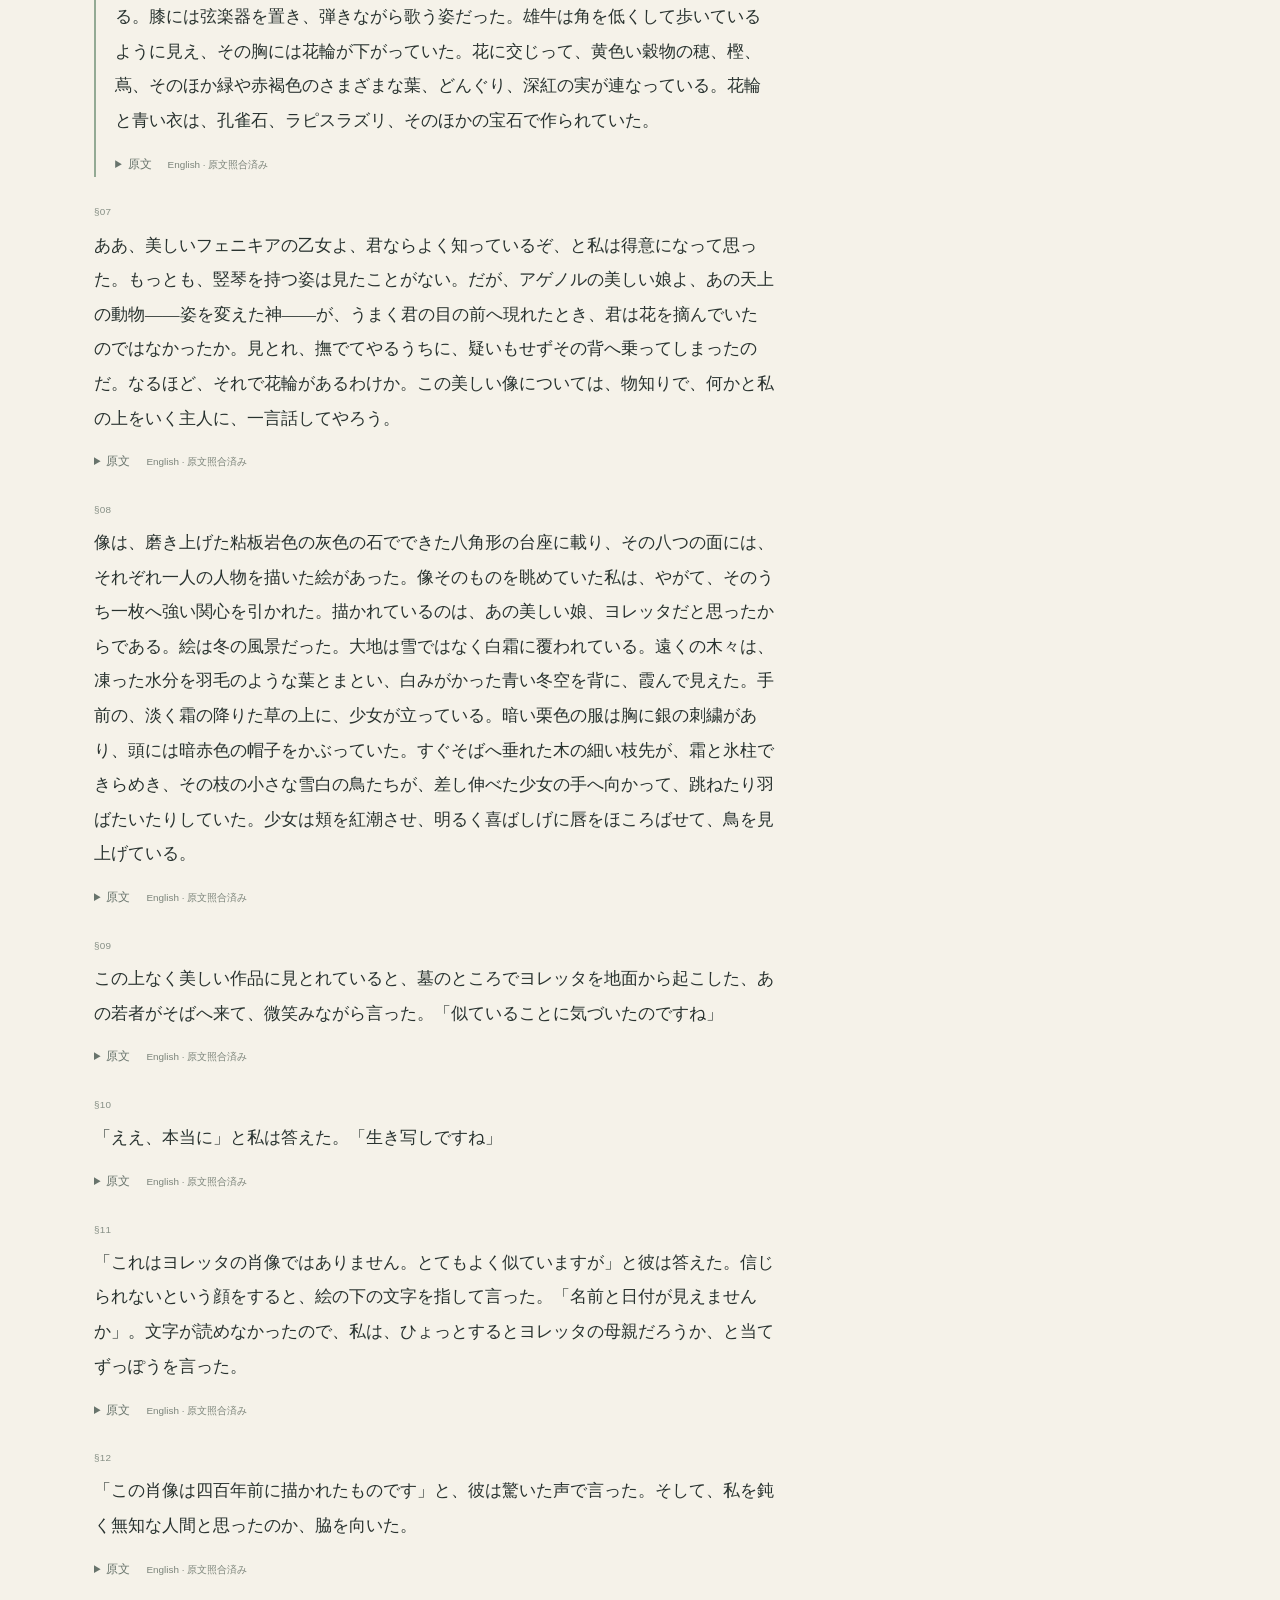
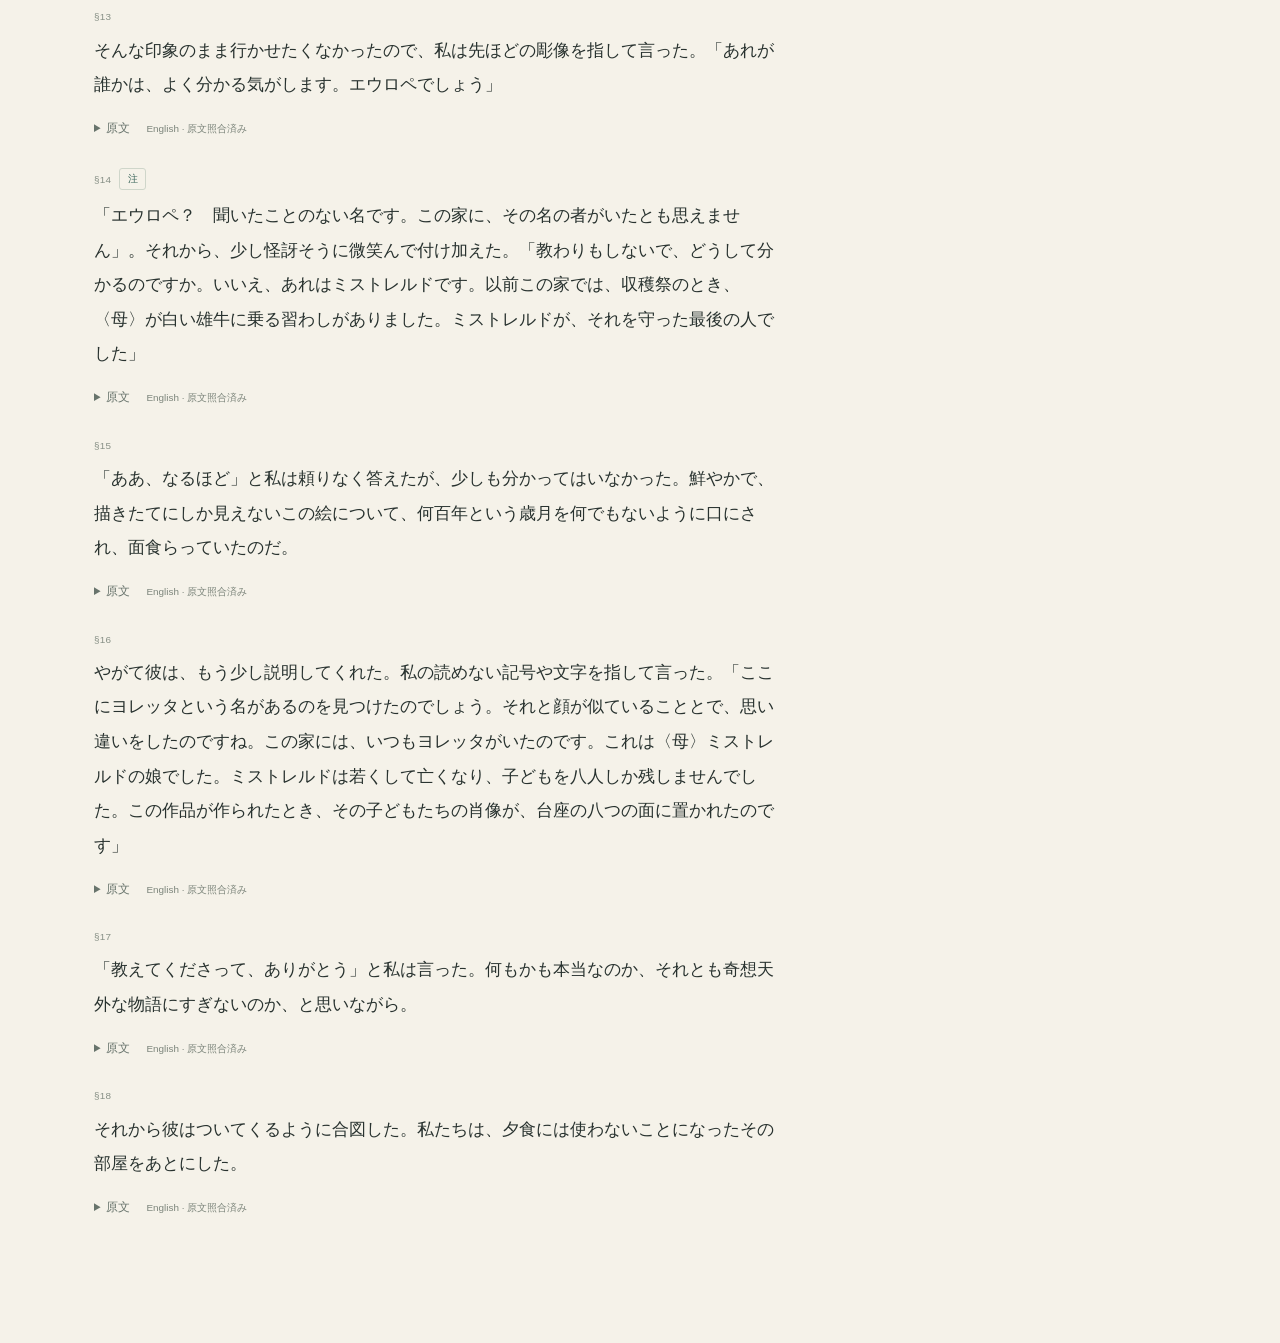
<file: readings/hudson/annotated-reader/chapter-03.html>
<!doctype html>
<html lang="ja"><head><meta charset="utf-8"><meta name="viewport" content="width=device-width,initial-scale=1">
<title>A Crystal Age｜第3章</title><link rel="stylesheet" href="reader.css"><script src="reader.js" defer></script><script>if(location.pathname.endsWith('/index.html')||location.pathname.endsWith('/')){const h=location.hash;const m=h.match(/^#(?:ca-0?(3|5|14)-|chapter-(3|5|14)$)/);if(m)location.replace('chapter-'+(m[1]||m[2]).padStart(2,'0')+'.html'+h);else if(h==='#characters')location.replace('characters.html#characters');}</script></head>
<body data-mode="ja"><div class="progress" aria-hidden="true"><span id="progress-bar"></span></div>
<header class="site-header"><a class="wordmark" href="index.html#top">A CRYSTAL AGE <span>読書稿</span></a>
<nav aria-label="読書ページ"><a href="characters.html">人物</a><a href="chapter-03.html" aria-current="page">第3章</a><a href="chapter-05.html">第5章</a><a href="chapter-14.html">第14章</a><a href="landscape.html">模式図</a></nav>
<label class="mode-label">表示 <select id="reading-mode"><option value="ja">日本語</option><option value="parallel">対訳</option><option value="en">英語</option></select></label></header>
<div class="reader-layout"><main id="reading-text"><section class="chapter" id="chapter-3"><div class="eyebrow">CHAPTER 03 · 全文</div><h2>第3章<br>家の内側、自然のかたち</h2><p class="chapter-intro">金属の葉、自然を描く窓、彫像。自然の表象が建築の内側に取り込まれる。</p><p class="chapter-bridge">ここまで：転落から目覚めたスミスは、葬儀に出会い、そこにいた人々から家へ招かれる。第3章は、その建物へ入る場面から始まる。</p><div class="chapter-facts"><span>原文 1,603語</span><span>混合窓率 36.1%</span><span><a href="chapter-03.html#ca-03-p005">rank 2 →</a><a href="chapter-03.html#ca-03-p005">rank 9 →</a></span></div><article class="passage " id="ca-03-p001" data-note-id=""><div class="passage-meta"><a href="chapter-03.html#ca-03-p001" class="paragraph-link">§01</a></div><div class="ja-text"><p>私たちは階段を上り、柱廊を抜けて広間へ入った。私には、扉のない入口を通ったように見えたが、あとで分かったところでは、そうではなかった。扉は幾つもあり、色ガラス製のものも、別の素材でできたものもあったが、いずれも五、六フィートの厚さの壁に設けられた収納部へ、引き込まれていたのだ。広間は、私がそれまで見た中でもっとも立派だった。片側には石と青銅でできた長さ二十か三十フィートほどの暖炉があり、反対側には背の高いアーチ形の戸口が幾つも並んでいた。戸口と戸口のあいだは彫刻で埋められ、青灰色の石に黄色い金属を組み合わせ、あるいは象嵌してあって、その豊かさは言葉では言い表せない。床は、はっきりした模様のない、さまざまな暗い色のモザイクで、内側へ湾曲する天井は深紅色だった。美しかったが、光が弱いため、どこか薄暗く重々しい。少なくとも、明るい日差しの中から入ってきた最初の印象はそうだった。そう感じたのは、私だけではなかったらしい。中へ入るなり、老紳士は帽子を脱ぎ、細い指で白髪をかき上げて見回した。そして、小さな丸卓を運び込んで広間に並べていた人々に声をかけた。「いや、いや。今夜の夕食は、空の見える場所にしよう」</p></div><details class="english"><summary>原文 <span>English · 原文照合済み</span></summary><p lang="en">WE ascended the steps, and passing through the portico went into the hall by what seemed to me a doorless way. It was not really so, as I discovered later; the doors, of which there were several, some of coloured glass, others of some other material, were simply thrust back into receptacles within the wall itself, which was five or six feet thick. The hall was the noblest I had ever seen; it had a stone and bronze fireplace some twenty or thirty feet long on one side, and several tall arched doorways on the other. The spaces between the doors were covered with sculpture, its material being a blue-grey stone combined or inlaid with a yellow metal, the effect being indescribably rich. The floor was mosaic of many dark colours, but with no definite pattern, and the concave roof was deep red in colour. Though beautiful, it was somewhat sombre, as the light was not strong. At all events, that is how it struck me at first on coming in from the bright sunlight. Nor, it appeared, was I alone in experiencing such a feeling. As soon as we were inside, the old gentleman, removing his cap and passing his thin ringers through his white hair, looked around him, and addressing some of the others, who were bringing in small round tables and placing them about the hall, said: &quot; No, no; let us sup this evening where we can look at the sky.&quot;</p></details></article><article class="passage " id="ca-03-p002" data-note-id=""><div class="passage-meta"><a href="chapter-03.html#ca-03-p002" class="paragraph-link">§02</a></div><div class="ja-text"><p>卓はすぐに運び出された。</p></div><details class="english"><summary>原文 <span>English · 原文照合済み</span></summary><p lang="en">The tables were immediately taken away.</p></details></article><article class="passage " id="ca-03-p003" data-note-id=""><div class="passage-meta"><a href="chapter-03.html#ca-03-p003" class="paragraph-link">§03</a></div><div class="ja-text"><p>広間にいた者や、卓とともに入ってきた者の中には、葬儀に出ていなかった人々もあり、皆、私を見て驚いていた。じろじろ見られたわけではないが、その表情は目に入ったし、墓のそばで知り合った人々が、私のいるわけを説明しようと耳打ちするのにも気づいた。ひどく居心地が悪かったので、人々がまた出ていき始めると、ほっとした。</p></div><details class="english"><summary>原文 <span>English · 原文照合済み</span></summary><p lang="en">Now some of those who were in the hall or who came in with the tables had not attended the funeral, and these were all astonished on seeing me. They did not stare at me, but I, of course, saw the expression on their faces, and noticed that the others who had made my acquaintance at the grave-side whispered in their ears to explain my presence. This made me extremely uncomfortable, and it was a relief when they began to go out again.</p></details></article><article class="passage " id="ca-03-p004" data-note-id=""><div class="passage-meta"><a href="chapter-03.html#ca-03-p004" class="paragraph-link">§04</a></div><div class="ja-text"><p>一人の男が、私の近くに腰掛けていた。遺体を運ぶのを手伝った者の一人である。男はこちらを向いて言った。「あなたも長く戸外にいたのだから、私たちと同じくらい、ここへ入った違いを感じるでしょう」</p></div><details class="english"><summary>原文 <span>English · 原文照合済み</span></summary><p lang="en">One of the men was seated near me; he was of those who had assisted in carrying the corpse, and he now turned to me and remarked: &quot;You have been a long time in the open air, and probably feel the change as much as we do.&quot;</p></details></article><article class="passage has-mix" id="ca-03-p005" data-note-id="leaves-window"><div class="passage-meta"><a href="chapter-03.html#ca-03-p005" class="paragraph-link">§05</a><button class="mix-ref" data-window="mix-02" aria-haspopup="dialog">mix · rank 2</button><button class="mix-ref" data-window="mix-09" aria-haspopup="dialog">mix · rank 9</button><button class="note-ref" data-note="leaves-window" aria-label="読書注：植物の形を移した扉と窓" aria-controls="reading-note">注</button></div><div class="ja-text"><p>私はうなずいた。男は立ち上がり、広間の奥へ歩いていった。そこには、入ってきた戸口と向かい合って大きな扉があった。四十か五十フィートほど離れた私の位置からは、磨かれたごく濃い灰色の粘板岩に見えた。表面には、真鍮か銅、あるいはその両方でできた大きなトチノキの葉が飾られている。鮮やかな黄色から深い赤銅色まで、色合いはさまざまだった。扉は瑪瑙の取っ手をつけた両開きで、男は片方、次いでもう片方の取っ手を押し、扉を左右の壁の中へ滑り込ませた。すると、新たな美が目の前に現れた。消えた扉の奥には窓があり、天上の幻のように、不意に私の目へ飛び込んできたのだ。日光、風、雲、雨から着想を得た意匠であることは明らかだったが、そのときは、描かれた象徴的な人物たちの意味までは分からなかった。下のほうでは、灰色の岩の頂に、しなやかな女性が立っていた。ほどけた髪は暗い金紅色で、琥珀色の衣が風にはためいている。岩に沿って膝の高さまで、山の低木の細い枝が斜めに伸び、強い風が、まだ残っていた黄や赤褐色の葉を剝ぎ取っては、高く遠くへ巻き上げていた。女性は蔦の葉の冠を戴き、期待に満ちた顔を上へ向けて、両腕を差し伸べている。空から何か貴い贈り物を乞い、あるいは受け取ろうとしているようだった。その上には、粘板岩のように灰色の流れる雲を背景に、ほっそりした四人の少女がいた。髪をなびかせ、銀灰色の薄衣をまとい、蜉蝣のような透き通る翼で雲を追って飛んでいる。それぞれ左手で衣の裾を持ち上げ、百合に似た花をたくさん入れていた。一人は赤、一人は黄、三人目は紫、最後の一人は青い百合を持ち、薄い翼や衣のところどころも、それぞれの花と同じ色を帯びている。四人は飛びながら振り返り、空いた手で、下に立つ女性へ百合を投げ落としていた。</p></div><details class="english"><summary>原文 <span>English · 原文照合済み</span></summary><p lang="en">I assented, and he rose and walked away to the far end of the hall, where a great door stood facing the one by which we had entered. From the spot where I was — a distance of forty or fifty feet, perhaps — this door appeared to <mark>be of polished slate of a very dark grey, its surface ornamented with very large horse-chestnut leaves of brass or copper, or both, for they varied in shade from bright yellow to deepest copper-red. It was a double door with agate handles, and, first pressing on one handle, then on the other</mark>, he thrust it back into the walls on either side, revealing a new thing of beauty to my eyes, for behind the vanished door was a window, the sight of which came suddenly before me like a celestial vision. Sunshine, wind, cloud and rain had evidently inspired the artist who designed it, but I did not at the time understand the meaning of the symbolic figures appearing in the picture. Below, with loosened dark golden-red hair and amber-coloured garments fluttering in the wind, stood a graceful female figure on the summit of a grey rock; over the rock, and as high as her knees, slanted the thin branches of some mountain shrub, the strong wind even now stripping them of their remaining yellow and russet leaves, whirling them aloft and away. Round the woman&#x27;s head was a garland of ivy leaves, and she was gazing aloft with expectant face, stretching up her arms, as if to implore or receive some precious gift from the sky. Above, against the slaty-grey cloud-rack, four exquisite slender girl-forms appeared, with loose hair, silver-grey drapery and gauzy wings as of ephemerae, flying in pursuit of the cloud. Each carried a quantity of flowers, shaped like lilies, in her dress, held up with the left hand; one carried red lilies, another yellow, the third violet, and the last blue; and the gauzy wings and drapery of each was also touched in places with the same hue as the flowers she carried. Looking back in their flight they were all with the disengaged <mark>hand throwing down lilies to the standing figure.</mark></p></details></article><figure class="chapter-illustration" id="chapter-03-window-v1"><a href="illustrations/chapter-03-window-v1.png" target="_blank" rel="noopener" aria-label="挿絵を拡大"><img src="illustrations/chapter-03-window-v1.png" alt="葉を象った金属の扉が壁へ引き込まれ、百合をまく少女たちを描いた窓が現れる。" width="1536" height="1024" loading="lazy"></a><figcaption>葉を象った金属の扉が壁へ引き込まれ、百合をまく少女たちを描いた窓が現れる。<small>生成AIによる解釈的挿絵。細部は本文の厳密な再現ではありません。</small></figcaption></figure><article class="passage has-mix" id="ca-03-p006" data-note-id="statuary"><div class="passage-meta"><a href="chapter-03.html#ca-03-p006" class="paragraph-link">§06</a><button class="mix-ref" data-window="mix-02" aria-haspopup="dialog">mix · rank 2</button><button class="note-ref" data-note="statuary" aria-label="読書注：花・穀物・鉱石による彫像" aria-controls="reading-note">注</button></div><div class="ja-text"><p>この美しい窓のおかげで部屋全体に新しい魅力が加わり、そこから差す日光が、それまで気づかなかった別の美しさをも照らし出した。すぐに目を引き、私を夢中にさせたのは、少し離れた床の上に置かれた彫像だった。そばへ行き、この上ない喜びに浸って、しばらく眺めていた。像は実物の三分の一ほどの大きさで、金色の角を持つ白い雄牛に若い女性が乗っている。姿は優美で、顔立ちも美しい。顔、腕、足は雪花石膏でできており、肌の色がつけられていたが、その色合いは生身の肌よりも繊細だった。両腕には幅広の金の腕輪をつけ、長く流れる青い衣には黄色い花が刺繍されている。膝には弦楽器を置き、弾きながら歌う姿だった。雄牛は角を低くして歩いているように見え、その胸には花輪が下がっていた。花に交じって、黄色い穀物の穂、樫、蔦、そのほか緑や赤褐色のさまざまな葉、どんぐり、深紅の実が連なっている。花輪と青い衣は、孔雀石、ラピスラズリ、そのほかの宝石で作られていた。</p></div><details class="english"><summary>原文 <span>English · 原文照合済み</span></summary><p lang="en"><mark>This lovely window gave a fresh charm to the whole apartment, while the sunlight falling through it served also to reveal other beauties which I had not observed. One that quickly drew and absorbed my attention was a piece of statuary on</mark> the floor at some distance from me, and going to it I stood for some time gazing on it in the greatest delight. It was a statue about one-third the size of life, of a young woman seated on a white bull with golden horns. She had a graceful figure and beautiful countenance; the face, arms and feet were alabaster, the flesh tinted, but with colours more delicate than in nature. On her arms were broad golden armlets, and the drapery, a long flowing robe, was blue, embroidered with yellow flowers. A stringed instrument rested on her knee, and she was represented playing and singing. The bull, with lowered horns, appeared walking; about his chest hung a garland of flowers mingled with ears of yellow corn, oak, ivy, and various other leaves, green and russet, and acorns and crimson berries. The garland and blue dress were made of malachite, lapis lazuli, and various precious stones.</p></details></article><article class="passage " id="ca-03-p007" data-note-id=""><div class="passage-meta"><a href="chapter-03.html#ca-03-p007" class="paragraph-link">§07</a></div><div class="ja-text"><p>ああ、美しいフェニキアの乙女よ、君ならよく知っているぞ、と私は得意になって思った。もっとも、竪琴を持つ姿は見たことがない。だが、アゲノルの美しい娘よ、あの天上の動物――姿を変えた神――が、うまく君の目の前へ現れたとき、君は花を摘んでいたのではなかったか。見とれ、撫でてやるうちに、疑いもせずその背へ乗ってしまったのだ。なるほど、それで花輪があるわけか。この美しい像については、物知りで、何かと私の上をいく主人に、一言話してやろう。</p></div><details class="english"><summary>原文 <span>English · 原文照合済み</span></summary><p lang="en">&quot;Aha, my fair Phoenician, I know you well! &quot; thought I exultingly, &quot; though I never saw you before with a harp in your hand. But were you not gathering flowers, O lovely daughter of Agenor, when that celestial animal, that masquerading god, put himself so cunningly in your way to be admired and caressed, until you unsuspiciously placed yourself on his back? That explains the garland. I shall have a word to say about this pretty thing to my learned and very superior host.&quot;</p></details></article><article class="passage " id="ca-03-p008" data-note-id=""><div class="passage-meta"><a href="chapter-03.html#ca-03-p008" class="paragraph-link">§08</a></div><div class="ja-text"><p>像は、磨き上げた粘板岩色の灰色の石でできた八角形の台座に載り、その八つの面には、それぞれ一人の人物を描いた絵があった。像そのものを眺めていた私は、やがて、そのうち一枚へ強い関心を引かれた。描かれているのは、あの美しい娘、ヨレッタだと思ったからである。絵は冬の風景だった。大地は雪ではなく白霜に覆われている。遠くの木々は、凍った水分を羽毛のような葉とまとい、白みがかった青い冬空を背に、霞んで見えた。手前の、淡く霜の降りた草の上に、少女が立っている。暗い栗色の服は胸に銀の刺繍があり、頭には暗赤色の帽子をかぶっていた。すぐそばへ垂れた木の細い枝先が、霜と氷柱できらめき、その枝の小さな雪白の鳥たちが、差し伸べた少女の手へ向かって、跳ねたり羽ばたいたりしていた。少女は頬を紅潮させ、明るく喜ばしげに唇をほころばせて、鳥を見上げている。</p></div><details class="english"><summary>原文 <span>English · 原文照合済み</span></summary><p lang="en">The statue stood on an octagonal pedestal of a highly polished slaty-grey stone, and on each of its eight faces was a picture in which one human figure appeared. Now, from gazing on the statue itself I fell to contemplating one of these pictures with a very keen interest, for the figure, I recognised, was a portrait of the beautiful girl Yoletta The picture was a winter landscape. The earth was white, not with snow, but with hoar frost; the distant trees, clothed by the frozen moisture as if with a feathery foliage, looked misty against the whitey-blue wintry sky. In the foreground, on the pale frosted grass, stood the girl, in a dark maroon dress, with silver embroidery on the bosom, and a dark red cap on her head. Close to her drooped the slender terminal twigs of a tree, sparkling with rime and icicle, and on the twigs were several small snow-white birds, hopping and fluttering down towards her outstretched hand; while she gazed up at them with flushed cheeks, and lips parting with a bright, joyous smile.</p></details></article><article class="passage " id="ca-03-p009" data-note-id=""><div class="passage-meta"><a href="chapter-03.html#ca-03-p009" class="paragraph-link">§09</a></div><div class="ja-text"><p>この上なく美しい作品に見とれていると、墓のところでヨレッタを地面から起こした、あの若者がそばへ来て、微笑みながら言った。「似ていることに気づいたのですね」</p></div><details class="english"><summary>原文 <span>English · 原文照合済み</span></summary><p lang="en">Presently, while I stood admiring this most lovely work, the young man I have mentioned as having raised Yoletta from the ground at the grave came to my side and remarked, smiling: &quot;You have noticed the resemblance.&quot;</p></details></article><article class="passage " id="ca-03-p010" data-note-id=""><div class="passage-meta"><a href="chapter-03.html#ca-03-p010" class="paragraph-link">§10</a></div><div class="ja-text"><p>「ええ、本当に」と私は答えた。「生き写しですね」</p></div><details class="english"><summary>原文 <span>English · 原文照合済み</span></summary><p lang="en">&quot;Yes, indeed,&quot; I returned; &quot;she is painted to the life.&quot;</p></details></article><article class="passage " id="ca-03-p011" data-note-id=""><div class="passage-meta"><a href="chapter-03.html#ca-03-p011" class="paragraph-link">§11</a></div><div class="ja-text"><p>「これはヨレッタの肖像ではありません。とてもよく似ていますが」と彼は答えた。信じられないという顔をすると、絵の下の文字を指して言った。「名前と日付が見えませんか」。文字が読めなかったので、私は、ひょっとするとヨレッタの母親だろうか、と当てずっぽうを言った。</p></div><details class="english"><summary>原文 <span>English · 原文照合済み</span></summary><p lang="en">&quot;This is not Yoletta&#x27;s portrait,&quot; he replied, &quot; though it is very like her; &quot; and then, when I looked at him incredulously, he pointed to some letters under the picture, saying: &quot; Do you not see the name and date? &quot; Finding that I could not read the words, I hazarded the remark that it was Yoletta&#x27;s mother, perhaps.</p></details></article><article class="passage " id="ca-03-p012" data-note-id=""><div class="passage-meta"><a href="chapter-03.html#ca-03-p012" class="paragraph-link">§12</a></div><div class="ja-text"><p>「この肖像は四百年前に描かれたものです」と、彼は驚いた声で言った。そして、私を鈍く無知な人間と思ったのか、脇を向いた。</p></div><details class="english"><summary>原文 <span>English · 原文照合済み</span></summary><p lang="en">&quot; This portrait was painted four centuries ago,&quot; he said, with surprise in his accent; and then he turned aside, thinking me, perhaps, a rather dull and ignorant person.</p></details></article><article class="passage " id="ca-03-p013" data-note-id=""><div class="passage-meta"><a href="chapter-03.html#ca-03-p013" class="paragraph-link">§13</a></div><div class="ja-text"><p>そんな印象のまま行かせたくなかったので、私は先ほどの彫像を指して言った。「あれが誰かは、よく分かる気がします。エウロペでしょう」</p></div><details class="english"><summary>原文 <span>English · 原文照合済み</span></summary><p lang="en">I did not want him to go away with that impression, and remarked, pointing to the statue I have spoken of: &quot;I fancy I know very well who that is — that is Europa.&quot;</p></details></article><article class="passage " id="ca-03-p014" data-note-id="europa"><div class="passage-meta"><a href="chapter-03.html#ca-03-p014" class="paragraph-link">§14</a><button class="note-ref" data-note="europa" aria-label="読書注：エウロペという同定のすれ違い" aria-controls="reading-note">注</button></div><div class="ja-text"><p>「エウロペ？　聞いたことのない名です。この家に、その名の者がいたとも思えません」。それから、少し怪訝そうに微笑んで付け加えた。「教わりもしないで、どうして分かるのですか。いいえ、あれはミストレルドです。以前この家では、収穫祭のとき、〈母〉が白い雄牛に乗る習わしがありました。ミストレルドが、それを守った最後の人でした」</p></div><details class="english"><summary>原文 <span>English · 原文照合済み</span></summary><p lang="en">&quot; Europa? That is a name I never heard; I doubt that any one in the house ever bore it.&quot; Then, with a half-puzzled smile, he added: &quot; How could you possibly know unless you were told? No, that is Mistrelde. It was formally the custom of the house for the Mother to ride on a white bull at the harvest festival. Mistrelde was the last to observe it.&quot;</p></details></article><article class="passage " id="ca-03-p015" data-note-id=""><div class="passage-meta"><a href="chapter-03.html#ca-03-p015" class="paragraph-link">§15</a></div><div class="ja-text"><p>「ああ、なるほど」と私は頼りなく答えたが、少しも分かってはいなかった。鮮やかで、描きたてにしか見えないこの絵について、何百年という歳月を何でもないように口にされ、面食らっていたのだ。</p></div><details class="english"><summary>原文 <span>English · 原文照合済み</span></summary><p lang="en">&quot; Oh, I see,&quot; I returned lamely, though I didn&#x27;t see at all. The indifferent way in which he spoke of centuries in connection with this brilliant and apparently fresh-painted picture rather took me aback.</p></details></article><article class="passage " id="ca-03-p016" data-note-id=""><div class="passage-meta"><a href="chapter-03.html#ca-03-p016" class="paragraph-link">§16</a></div><div class="ja-text"><p>やがて彼は、もう少し説明してくれた。私の読めない記号や文字を指して言った。「ここにヨレッタという名があるのを見つけたのでしょう。それと顔が似ていることとで、思い違いをしたのですね。この家には、いつもヨレッタがいたのです。これは〈母〉ミストレルドの娘でした。ミストレルドは若くして亡くなり、子どもを八人しか残しませんでした。この作品が作られたとき、その子どもたちの肖像が、台座の八つの面に置かれたのです」</p></div><details class="english"><summary>原文 <span>English · 原文照合済み</span></summary><p lang="en">Presently he condescended to say something more. Pointing to the marks or characters which I could not read, he said: &quot; You have seen the name of Yoletta here, and that and the resemblance misled you. You must know that there has always been a Yoletta in this house. This was the daughter of Mistrelde, the Mother, who died young and left but eight children; and when this work was made their portraits were placed on the eight faces of the pedestal.&quot;</p></details></article><article class="passage " id="ca-03-p017" data-note-id=""><div class="passage-meta"><a href="chapter-03.html#ca-03-p017" class="paragraph-link">§17</a></div><div class="ja-text"><p>「教えてくださって、ありがとう」と私は言った。何もかも本当なのか、それとも奇想天外な物語にすぎないのか、と思いながら。</p></div><details class="english"><summary>原文 <span>English · 原文照合済み</span></summary><p lang="en">&quot;Thanks for telling me,&quot; I said, wondering if it was all true, or only a fantastic romance.</p></details></article><article class="passage " id="ca-03-p018" data-note-id=""><div class="passage-meta"><a href="chapter-03.html#ca-03-p018" class="paragraph-link">§18</a></div><div class="ja-text"><p>それから彼はついてくるように合図した。私たちは、夕食には使わないことになったその部屋をあとにした。</p></div><details class="english"><summary>原文 <span>English · 原文照合済み</span></summary><p lang="en">He then motioned me to follow him, and we quitted that room where it had been decided that we were not to sup.</p></details></article></section></main>
<aside class="notes-column" aria-label="スクロールに連動する読書注"><section id="reading-note" aria-live="polite" hidden></section></aside></div>
<dialog id="mix-dialog" aria-labelledby="mix-dialog-title"><button id="close-dialog" aria-label="閉じる">閉じる ×</button><div id="dialog-body"></div></dialog>
<template id="note-leaves-window"><div class="eyebrow">高mix箇所</div><h3>植物の形を移した扉と窓</h3><p>扉のトチノキの葉は生きた植物ではなく、金属製の装飾。窓の百合も描かれた花である。第3章の高得点は、自然の形が建築・美術へ翻案される場面を拾っている。これだけでは、非人間的な自然が自律的に屋内へ入り込むことの証拠にはならない。</p><button class="mix-ref" data-window="mix-09" aria-haspopup="dialog">rank 9 の窓を見る</button><button class="mix-ref" data-window="mix-02" aria-haspopup="dialog">rank 2 の窓を見る</button><a class="note-return" href="chapter-03.html#ca-03-p005">本文の該当段落へ ↗</a></template><template id="note-statuary"><div class="eyebrow">読書注</div><h3>花・穀物・鉱石による彫像</h3><p>花冠、穀物、葉、果実は彫像の構成要素であり、孔雀石やラピスラズリなどが素材として使われる。自然物の形と、加工された自然素材の二つが重なっている。rank 2の50語窓は直前の窓の描写からこの段落へまたがる。</p><button class="mix-ref" data-window="mix-02" aria-haspopup="dialog">rank 2 の窓を見る</button><a class="note-return" href="chapter-03.html#ca-03-p006">本文の該当段落へ ↗</a></template><template id="note-europa"><div class="eyebrow">読書注</div><h3>エウロペという同定のすれ違い</h3><p>スミスは白い雄牛に乗る女性を、彼の知るエウロペの物語に当てはめる。しかし家の人はミストレルドの像だと説明する。古い文化的知識を持つ訪問者の解釈と、この社会の記憶は一致していない。</p><a class="note-return" href="chapter-03.html#ca-03-p014">本文の該当段落へ ↗</a></template><template id="note-contract"><div class="eyebrow">文脈</div><h3>省いた第4章とのつながり</h3><p>スミスは第4章で、衣食と働くことについて家の主と取り決めをしている。第5章はその直後。ソヴリン金貨を使おうとする訪問者と、彼を迎える家との間には、経済や身分に関する理解のずれがある。冒頭の大食漢の兄弟の比喩は、空腹のため不利な取り決めをした、というスミスの自己弁護として読める。</p><a class="note-return" href="chapter-05.html#ca-05-p001">本文の該当段落へ ↗</a></template><template id="note-books"><div class="eyebrow">読書注</div><h3>美しいが読めない本</h3><p>日常の会話は通じるのに、書かれた文字は読めない。スミスは家の習慣を自力で学ぼうとするが、装飾に目を奪われる。ここでも鑑賞と理解は別のこととして描かれている。</p><a class="note-return" href="chapter-05.html#ca-05-p006">本文の該当段落へ ↗</a></template><template id="note-human-superiority"><div class="eyebrow">読書注</div><h3>自然との調和と人間の優位</h3><p>ここからの教説では、人間は理性を持つ最高の存在であり、他の動物もその優位を認める、とされる。自然との親密さを直ちに人間中心主義の消失と読むことはできない。死を自ら早める慣習も、この教説の一部として語られる。</p><a class="note-return" href="chapter-05.html#ca-05-p017">本文の該当段落へ ↗</a></template><template id="note-house-world"><div class="eyebrow">読書注</div><h3>家は世界の写し</h3><p>原文は明示的に the house is the image of the world と述べる。〈家〉は建築物であると同時に、共同体の営みや世代を超える制作物を含む。世界と家の類似は、この社会が語る規範であって、スミス自身が無条件で保証する事実ではない。</p><a class="note-return" href="chapter-05.html#ca-05-p019">本文の該当段落へ ↗</a></template><template id="note-catastrophe"><div class="eyebrow">読書注</div><h3>過去の破局を語る教説</h3><p>科学的知識と自然支配への欲望が破滅を招き、その廃墟を土と森が覆った、という歴史が語られる。まずは家の文献に伝わる説明として読むべきであり、感染症の機構や正確な年代を、作品外の現実の歴史として確定することはできない。</p><a class="note-return" href="chapter-05.html#ca-05-p022">本文の該当段落へ ↗</a></template><template id="note-world-architecture"><div class="eyebrow">読書注</div><h3>世界そのものを建築として語る</h3><p>自然の世界を、基礎・壁・床・屋根を持つ住まいにたとえる。これは自然の中に建物がある、という物理的な共在とは異なる比喩的な混合。各家が他の家を模倣せず、自らの周囲の自然から学ぶ、という地域差の論理にもつながる。</p><a class="note-return" href="chapter-05.html#ca-05-p024">本文の該当段落へ ↗</a></template><template id="note-coradine"><div class="eyebrow">高mix箇所</div><h3>コラダインの家と、海・風・舞踊</h3><p>海の声が室内に響き、風が潮しぶきと砂を運び、鳥が広間で鳴く。さらに風・波・種子・鳥の動きが人間の踊りを育てる。物理的な浸透と、自然を学ぶ技芸が重なる。ただしこれは旅を語る文献の一節で、スミスが直接訪ねた場面ではない。Built語に数えられた floors はここでは海底（floors of the sea）を指す。roof・roomsとの共在は残るが、検出語をすべて建築物と見なすことはできない。</p><button class="mix-ref" data-window="mix-04" aria-haspopup="dialog">rank 4 の窓を見る</button><a class="note-return" href="chapter-05.html#ca-05-p027">本文の該当段落へ ↗</a></template><template id="note-living-flowers"><div class="eyebrow">高mix箇所</div><h3>屋内の花は、花の表象だけ？</h3><p>家の中の花は、彩飾、金属細工、木彫、モザイクに限られるとスミスは気づく。生きた花は戸外に残るため、この高mixは境界の解消ではなく、生花と装飾の区別・対照からも生じる。摘花が禁じられているというのは、ここではスミスが恐れる推測であり、共同体の規則として確認されたわけではない。</p><button class="mix-ref" data-window="mix-07" aria-haspopup="dialog">rank 7 の窓を見る</button><a class="note-return" href="chapter-14.html#ca-14-p003">本文の該当段落へ ↗</a></template><template id="note-discipline"><div class="eyebrow">読書注</div><h3>永続する家と、傷つく個人</h3><p>一枚の書物の破損が、未来の世代にまで残る家への損傷とされる。自然や美を大切にする社会は、同時に個人へ厳しい規律を課す。スミスは続く処罰を過酷だと感じており、家の主の説明との距離が保たれている。</p><a class="note-return" href="chapter-14.html#ca-14-p008">本文の該当段落へ ↗</a></template><template id="note-rainbow-lilies"><div class="eyebrow">読書注</div><h3>虹色の百合と土壌の違い</h3><p>同じ種類の花が湿地から山頂へ、黄・赤・紫・青と色を変えると描かれる。これは作品内の植物描写であり、実在の特定種の生態を解説したものではない。ヨレッタの不在によって、その美しさはスミスに喜びより苦痛をもたらす。</p><a class="note-return" href="chapter-14.html#ca-14-p016">本文の該当段落へ ↗</a></template><template id="note-suspend-labour"><div class="eyebrow">読書注</div><h3>自然の時間に合わせて仕事を休む</h3><p>自然の美が特別に現れる時には、急ぎの不可欠な仕事を除いて労働を中断する、と家の主は説く。Nature語とBuilt語の近接だけでは捉えにくい、生活のリズムと自然への応答の場面である。</p><a class="note-return" href="chapter-14.html#ca-14-p021">本文の該当段落へ ↗</a></template><template id="window-mix-02"><div class="eyebrow">第3章 · 代表窓 rank 2</div><h2>植物の形を移した扉と窓</h2><blockquote lang="en">hand throwing down lilies to the standing figure. This lovely window gave a fresh charm to the whole apartment, while the sunlight falling through it served also to reveal other beauties which I had not observed. One that quickly drew and absorbed my attention was a piece of statuary on</blockquote><dl><dt>balanced_strength</dt><dd>0.3240</dd><dt>分析上の語位置</dt><dd>7,994–8,044（終端を含まない）</dd><dt>Nature検出語</dt><dd>lily</dd><dt>Built検出語</dt><dd>hand / window / apartment / piece</dd></dl><p class="dialog-caution">扉のトチノキの葉は生きた植物ではなく、金属製の装飾。窓の百合も描かれた花である。第3章の高得点は、自然の形が建築・美術へ翻案される場面を拾っている。これだけでは、非人間的な自然が自律的に屋内へ入り込むことの証拠にはならない。</p><a class="return-context" href="chapter-03.html#ca-03-p005">前後を含む本文へ戻る →</a></template><template id="window-mix-04"><div class="eyebrow">第5章 · 代表窓 rank 4</div><h2>コラダインの家と、海・風・舞踊</h2><blockquote lang="en">roof of the House of Coradine; the ocean&#x27;s voice is in their rooms, and the inland-blowing wind brings to them the salt spray and yellow sand swept at low tide from the desolate floors of the sea, and the whitewinged bird flying from the black tempest screams aloud in their shadowy</blockquote><dl><dt>balanced_strength</dt><dd>0.2775</dd><dt>分析上の語位置</dt><dd>15,364–15,414（終端を含まない）</dd><dt>Nature検出語</dt><dd>tide / sea / bird</dd><dt>Built検出語</dt><dd>roof / room / floor</dd></dl><p class="dialog-caution">海の声が室内に響き、風が潮しぶきと砂を運び、鳥が広間で鳴く。さらに風・波・種子・鳥の動きが人間の踊りを育てる。物理的な浸透と、自然を学ぶ技芸が重なる。ただしこれは旅を語る文献の一節で、スミスが直接訪ねた場面ではない。Built語に数えられた floors はここでは海底（floors of the sea）を指す。roof・roomsとの共在は残るが、検出語をすべて建築物と見なすことはできない。</p><a class="return-context" href="chapter-05.html#ca-05-p027">前後を含む本文へ戻る →</a></template><template id="window-mix-07"><div class="eyebrow">第14章 · 代表窓 rank 7</div><h2>屋内の花は、花の表象だけ？</h2><blockquote lang="en">to her in the conversation of her children. The only flowers in the house were in their illuminations, and those wrought in metal and carved in wood, and the immortal, stony flowers of many brilliant hues in their mosaics. I began to fear that there was some superstition which made</blockquote><dl><dt>balanced_strength</dt><dd>0.2706</dd><dt>分析上の語位置</dt><dd>36,682–36,732（終端を含まない）</dd><dt>Nature検出語</dt><dd>flower / stony / flower</dd><dt>Built検出語</dt><dd>house / metal</dd></dl><p class="dialog-caution">家の中の花は、彩飾、金属細工、木彫、モザイクに限られるとスミスは気づく。生きた花は戸外に残るため、この高mixは境界の解消ではなく、生花と装飾の区別・対照からも生じる。摘花が禁じられているというのは、ここではスミスが恐れる推測であり、共同体の規則として確認されたわけではない。</p><a class="return-context" href="chapter-14.html#ca-14-p003">前後を含む本文へ戻る →</a></template><template id="window-mix-09"><div class="eyebrow">第3章 · 代表窓 rank 9</div><h2>植物の形を移した扉と窓</h2><blockquote lang="en">be of polished slate of a very dark grey, its surface ornamented with very large horse-chestnut leaves of brass or copper, or both, for they varied in shade from bright yellow to deepest copper-red. It was a double door with agate handles, and, first pressing on one handle, then on the other</blockquote><dl><dt>balanced_strength</dt><dd>0.2581</dd><dt>分析上の語位置</dt><dd>7,694–7,744（終端を含まない）</dd><dt>Nature検出語</dt><dd>grey / leaf / shade / yellow</dd><dt>Built検出語</dt><dd>brass / door / handle / handle</dd></dl><p class="dialog-caution">扉のトチノキの葉は生きた植物ではなく、金属製の装飾。窓の百合も描かれた花である。第3章の高得点は、自然の形が建築・美術へ翻案される場面を拾っている。これだけでは、非人間的な自然が自律的に屋内へ入り込むことの証拠にはならない。</p><a class="return-context" href="chapter-03.html#ca-03-p005">前後を含む本文へ戻る →</a></template></body></html>
</file>
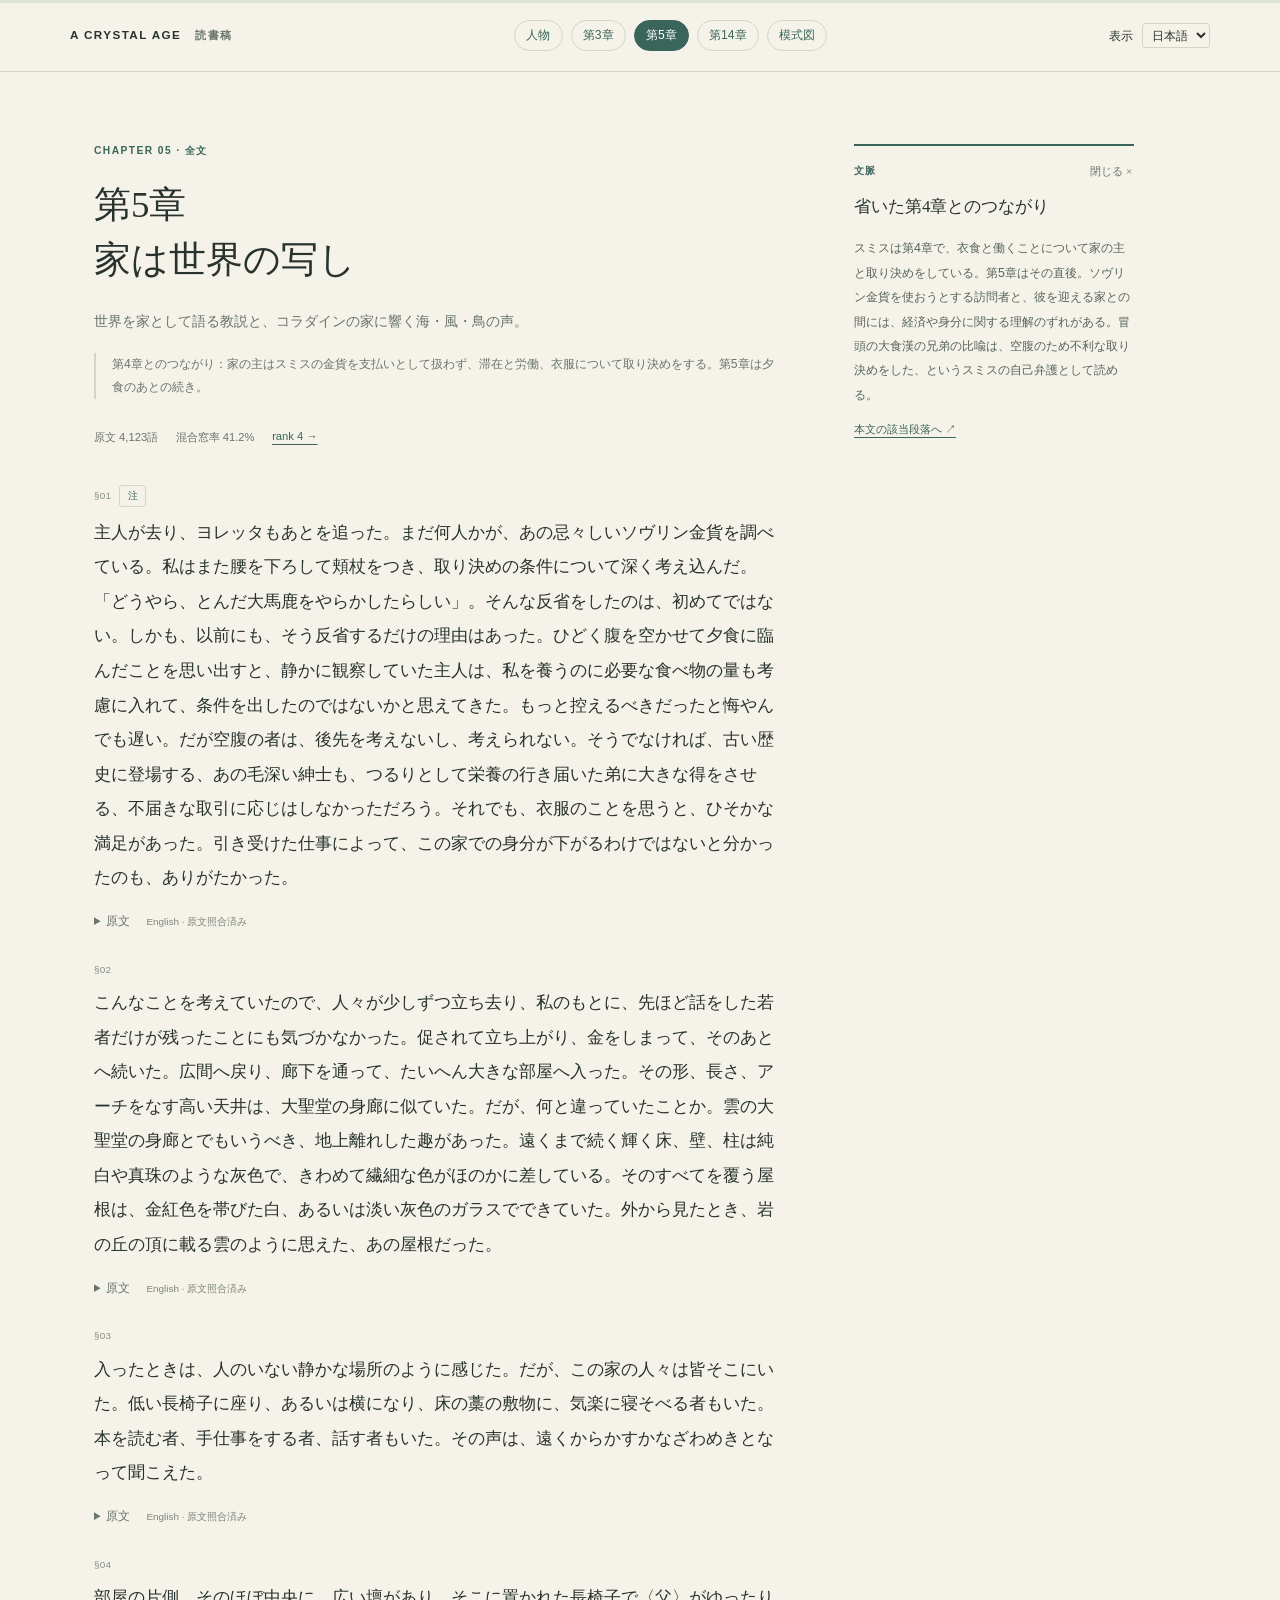
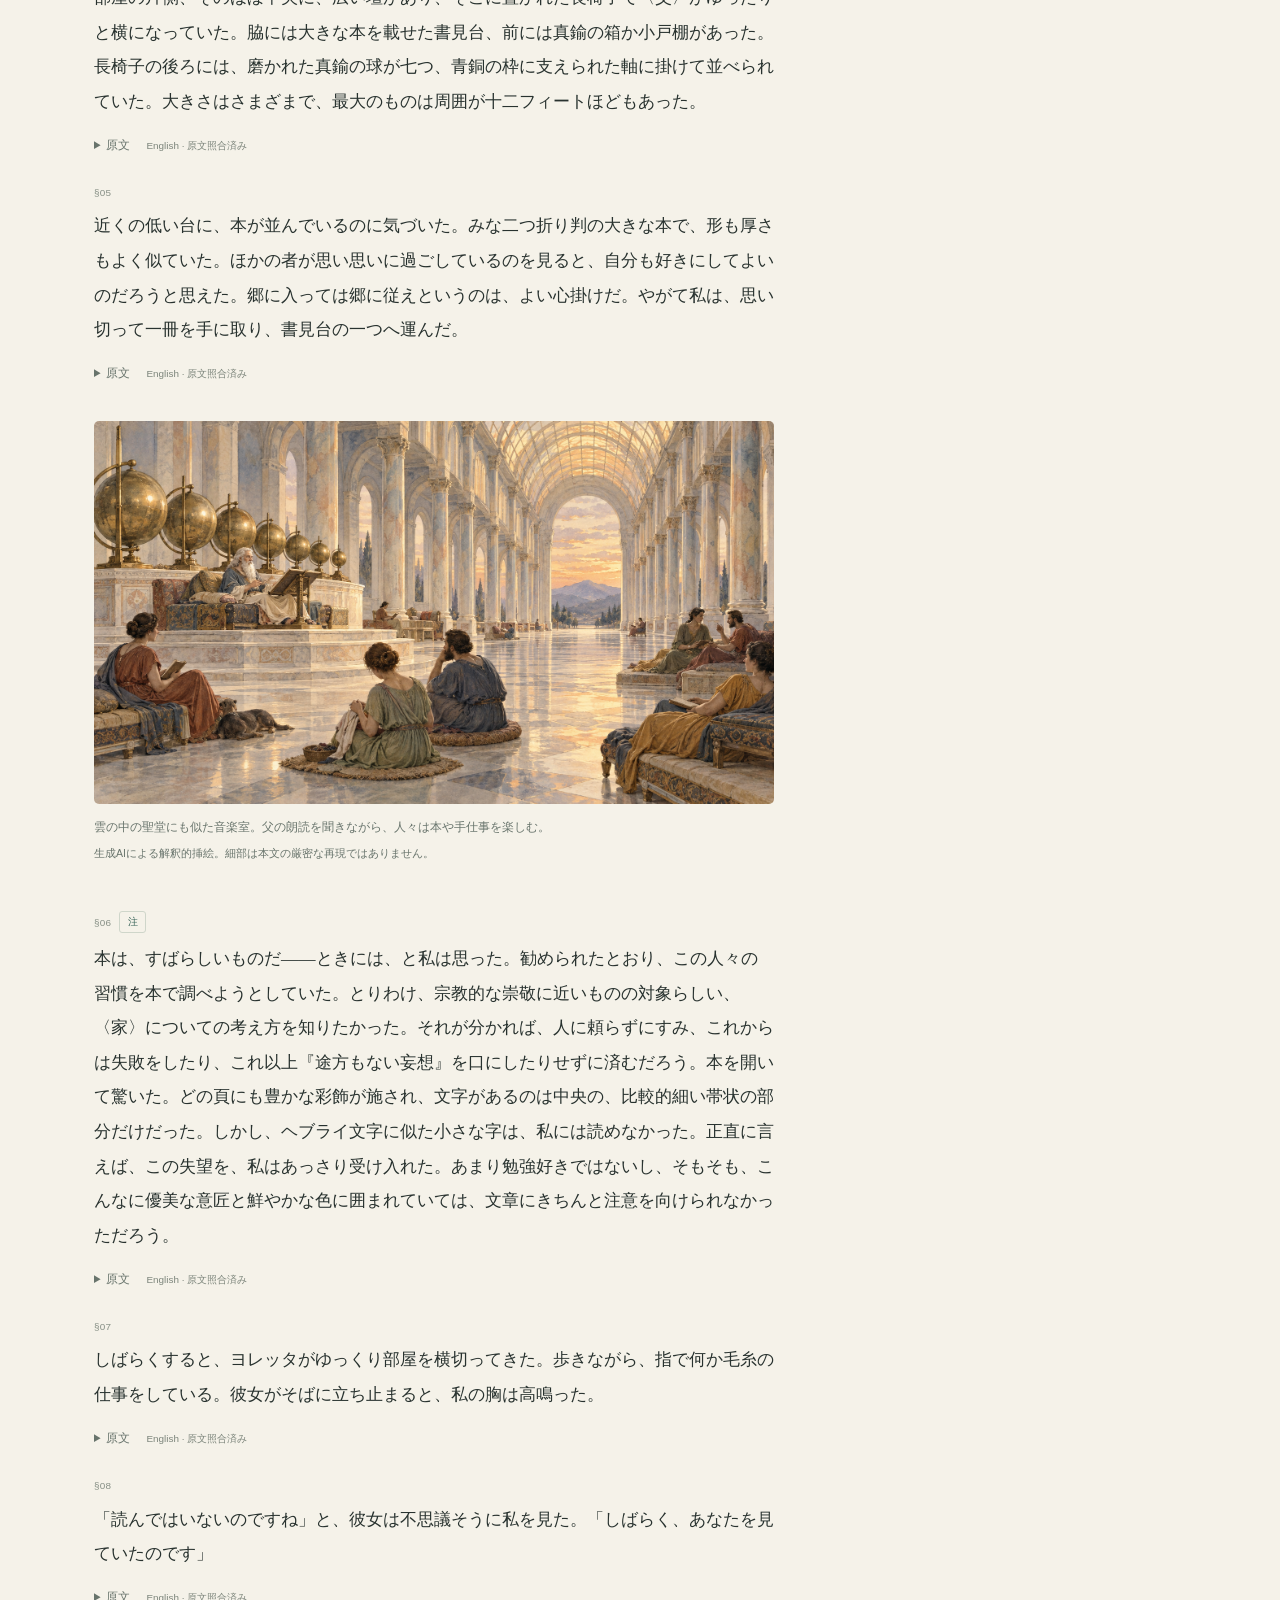
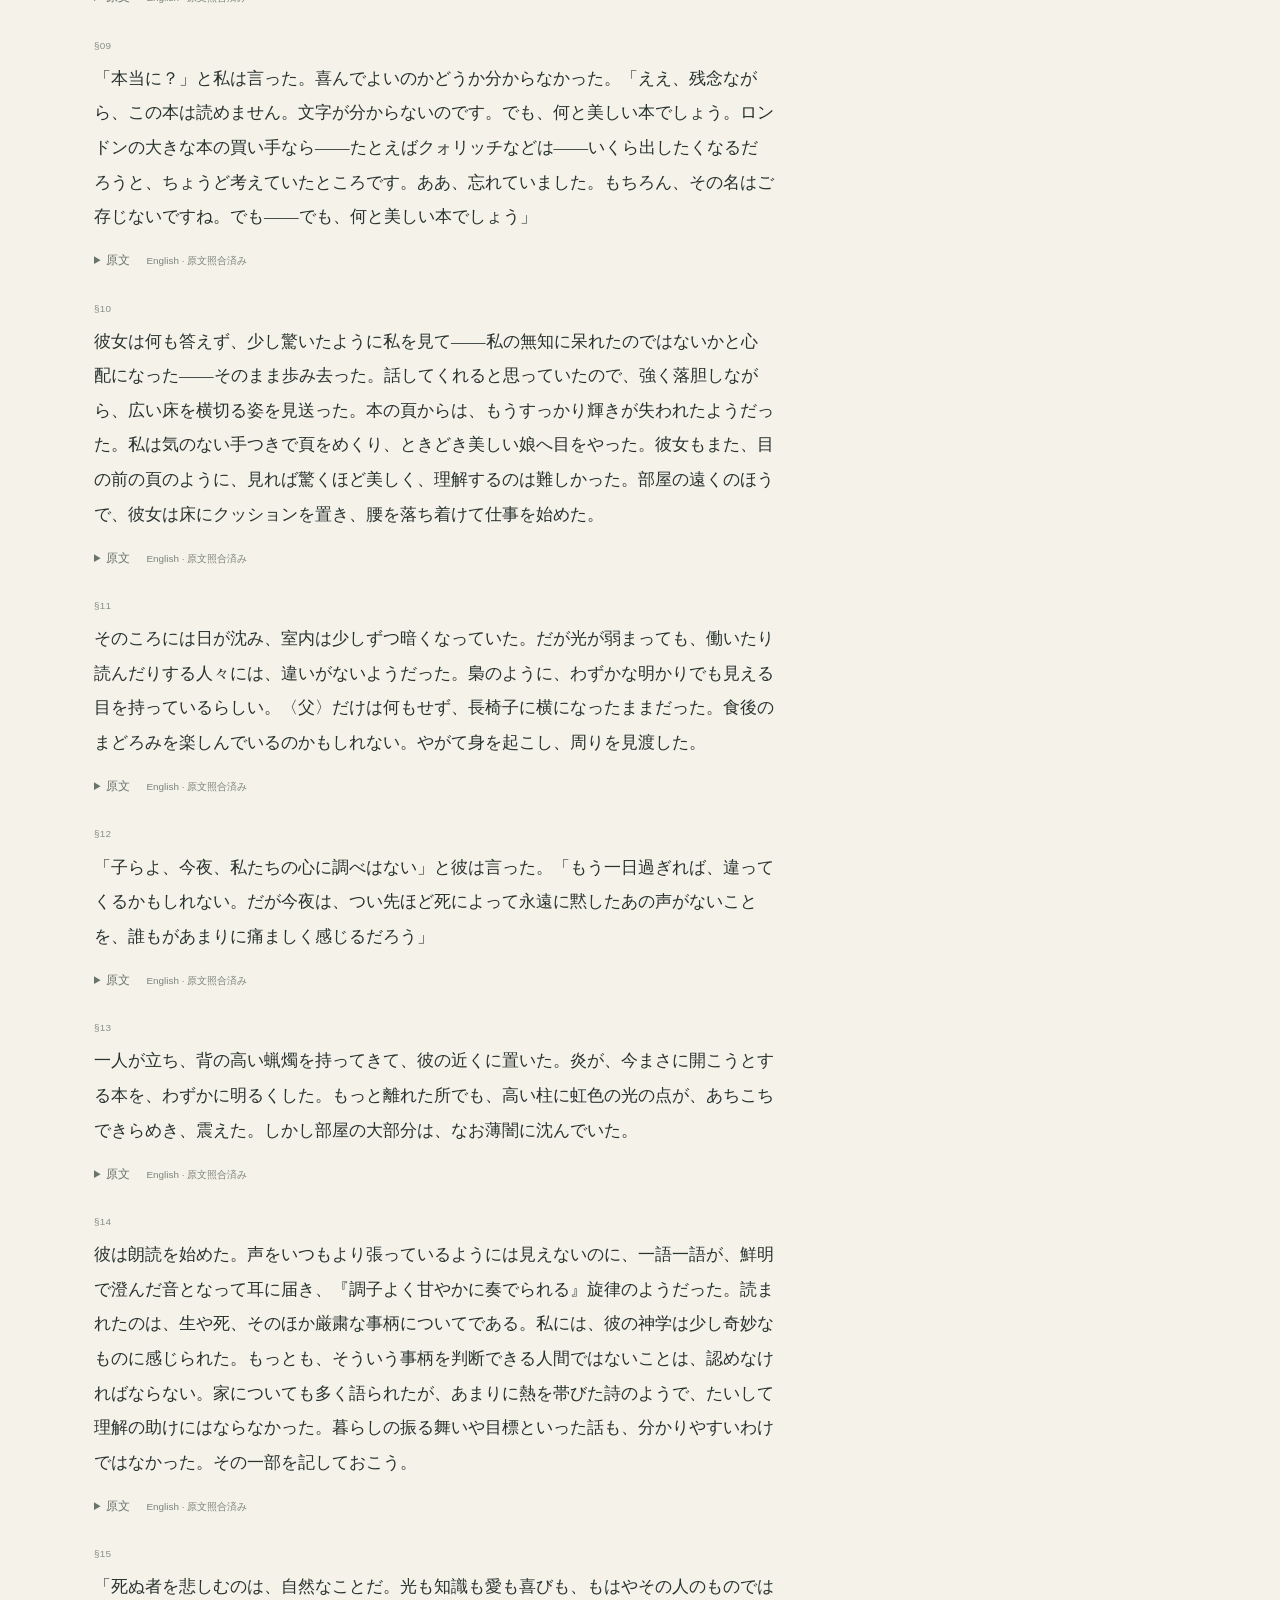
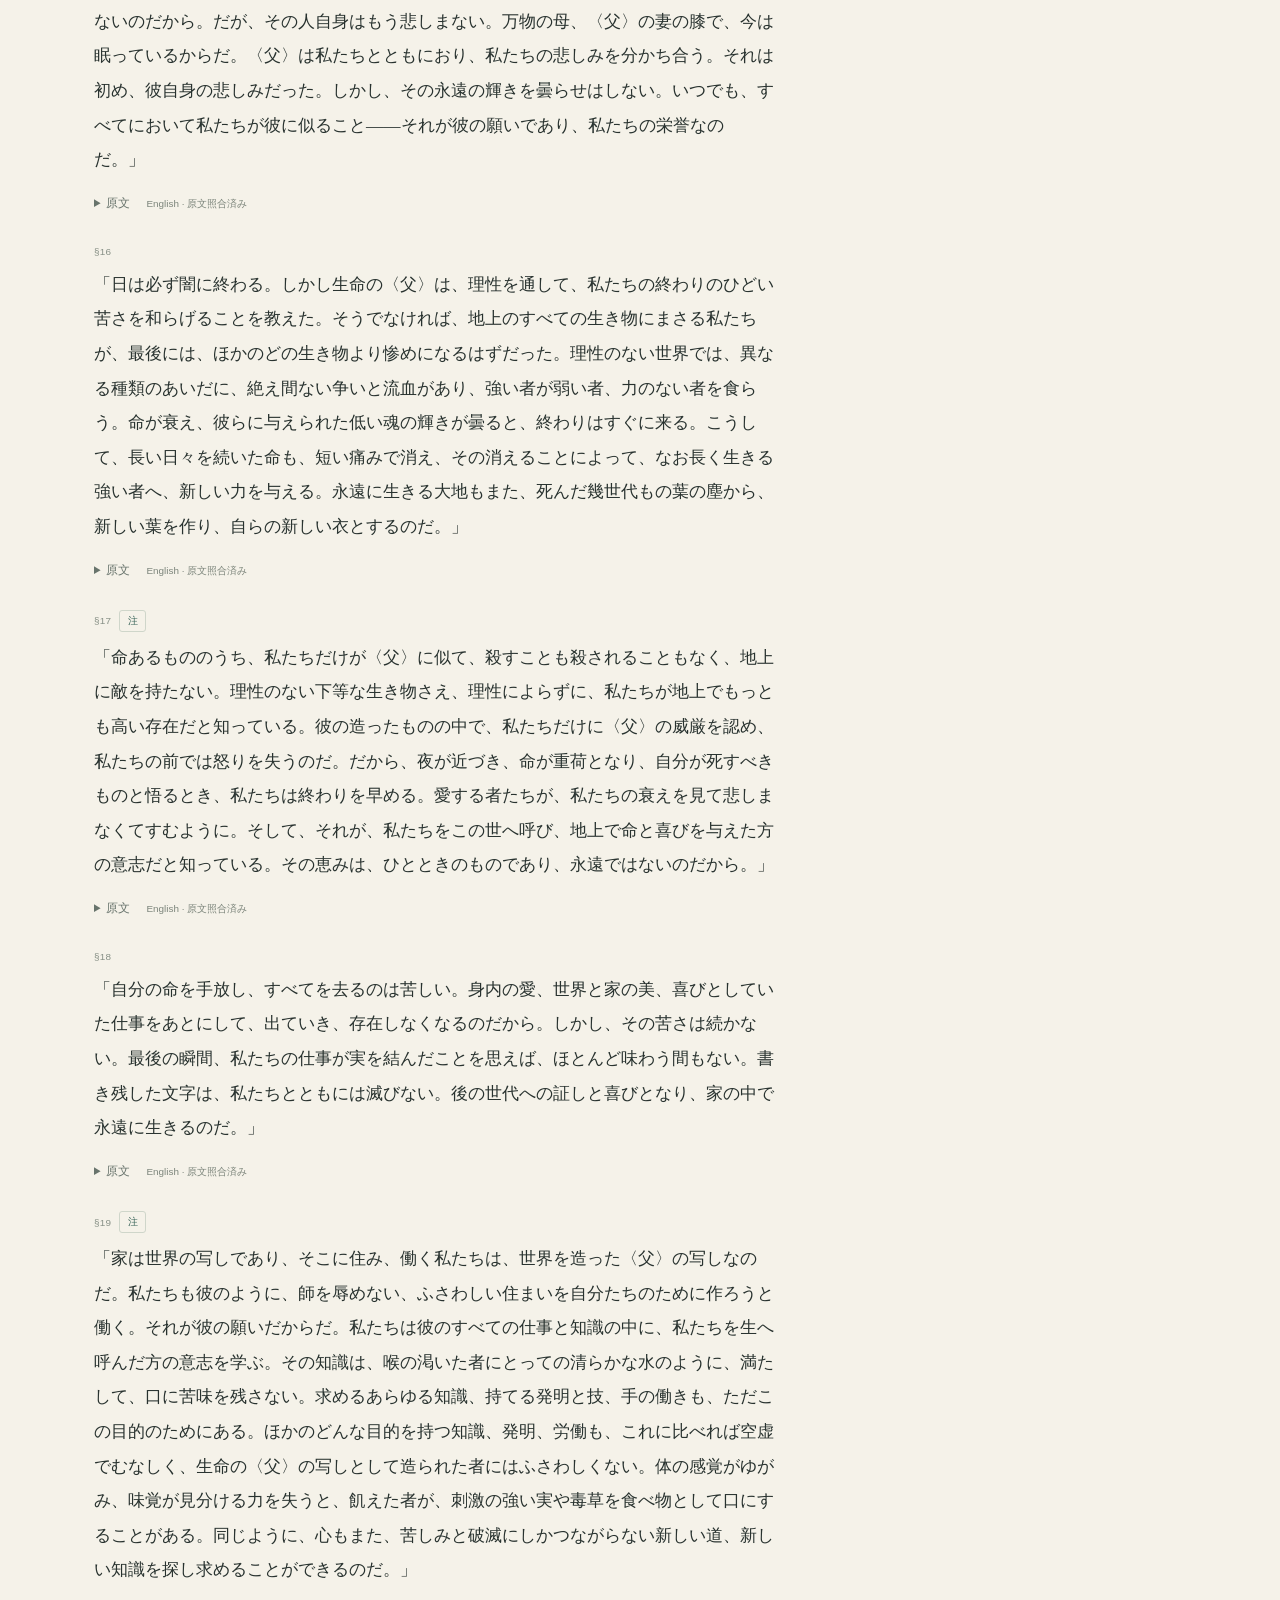
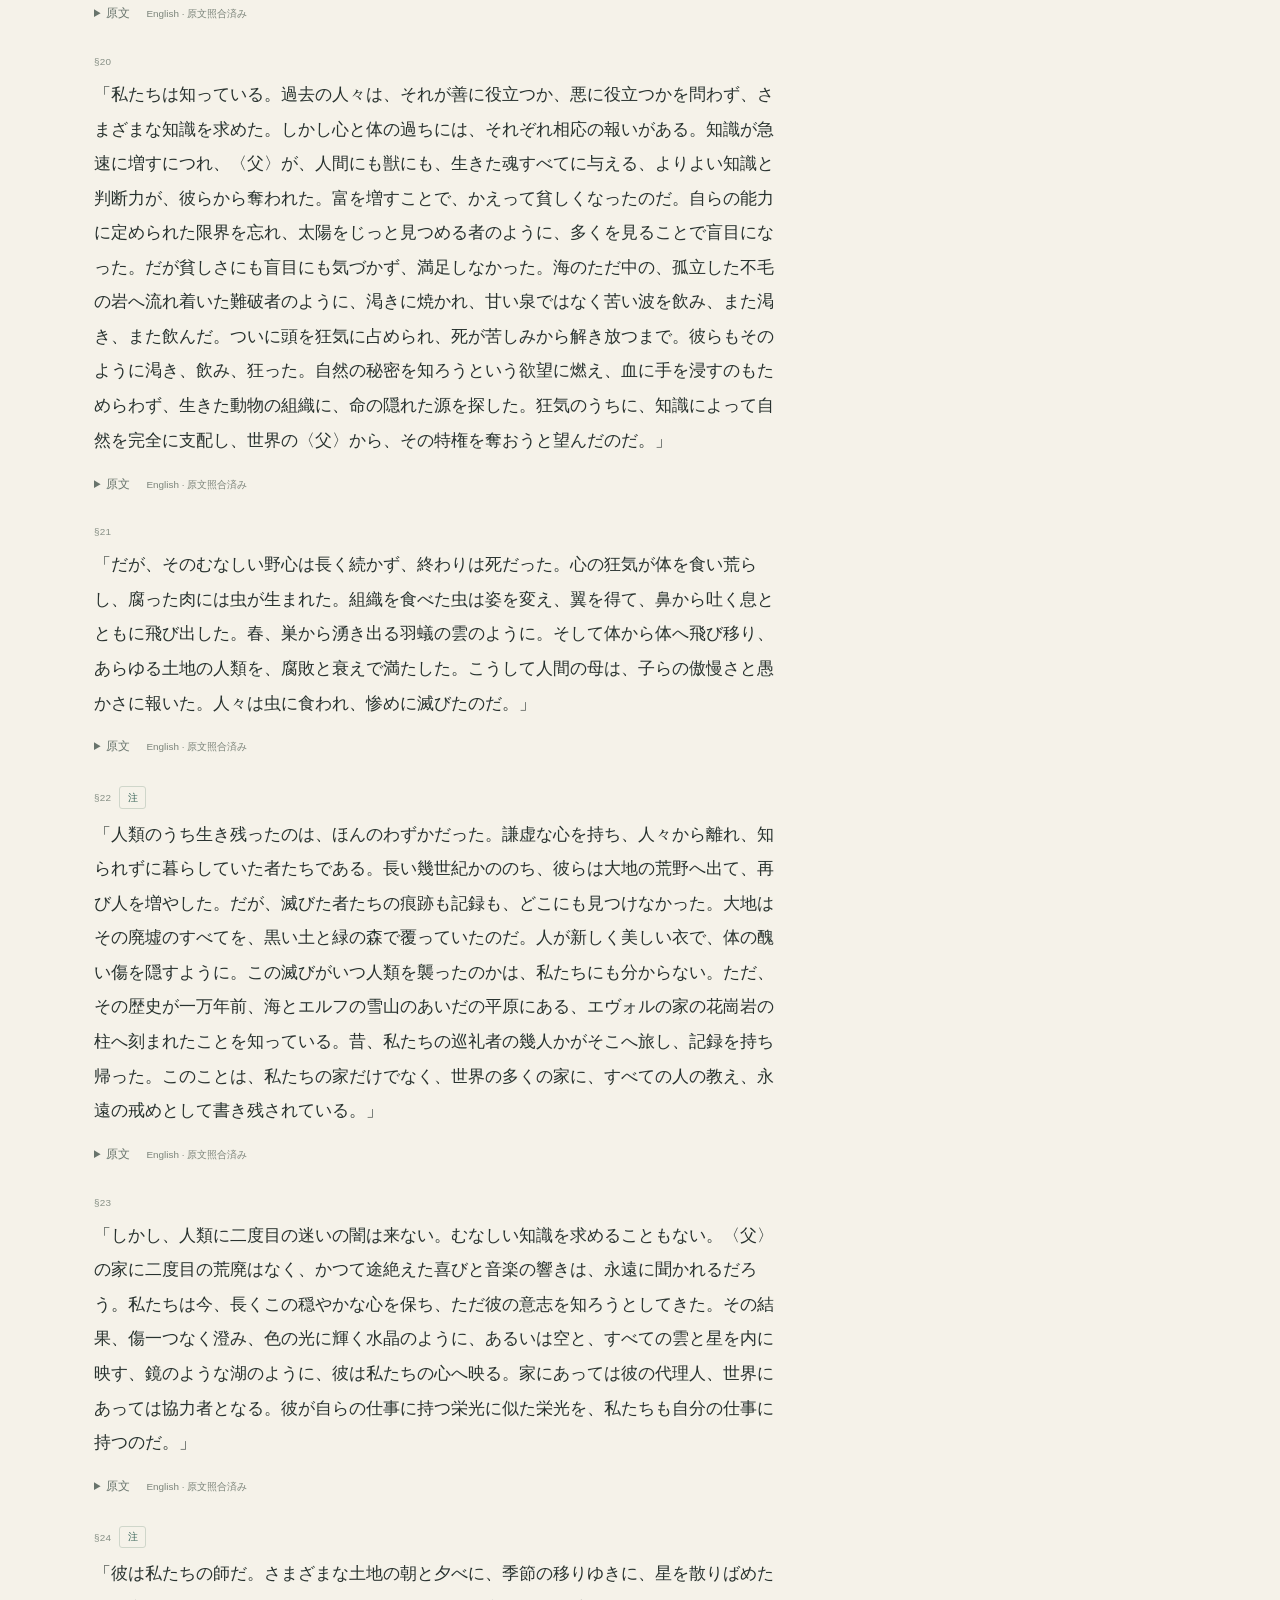
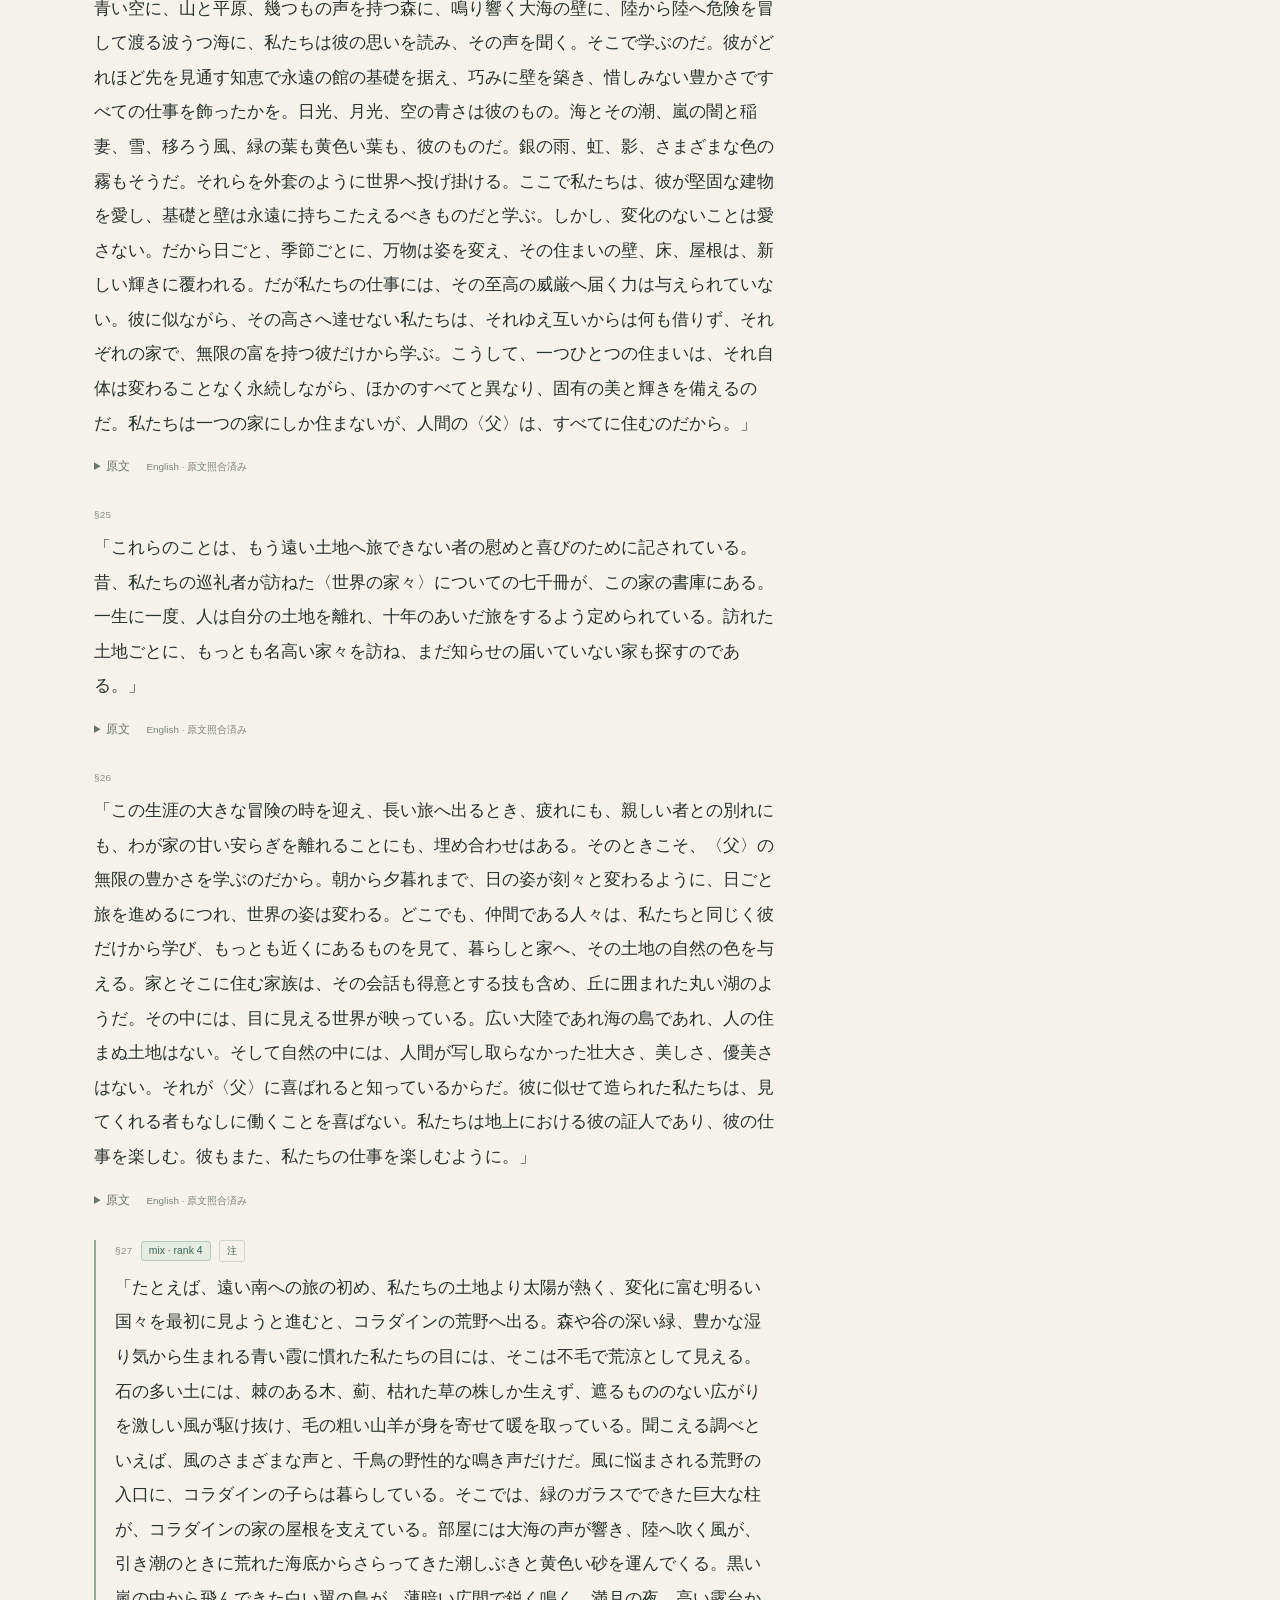
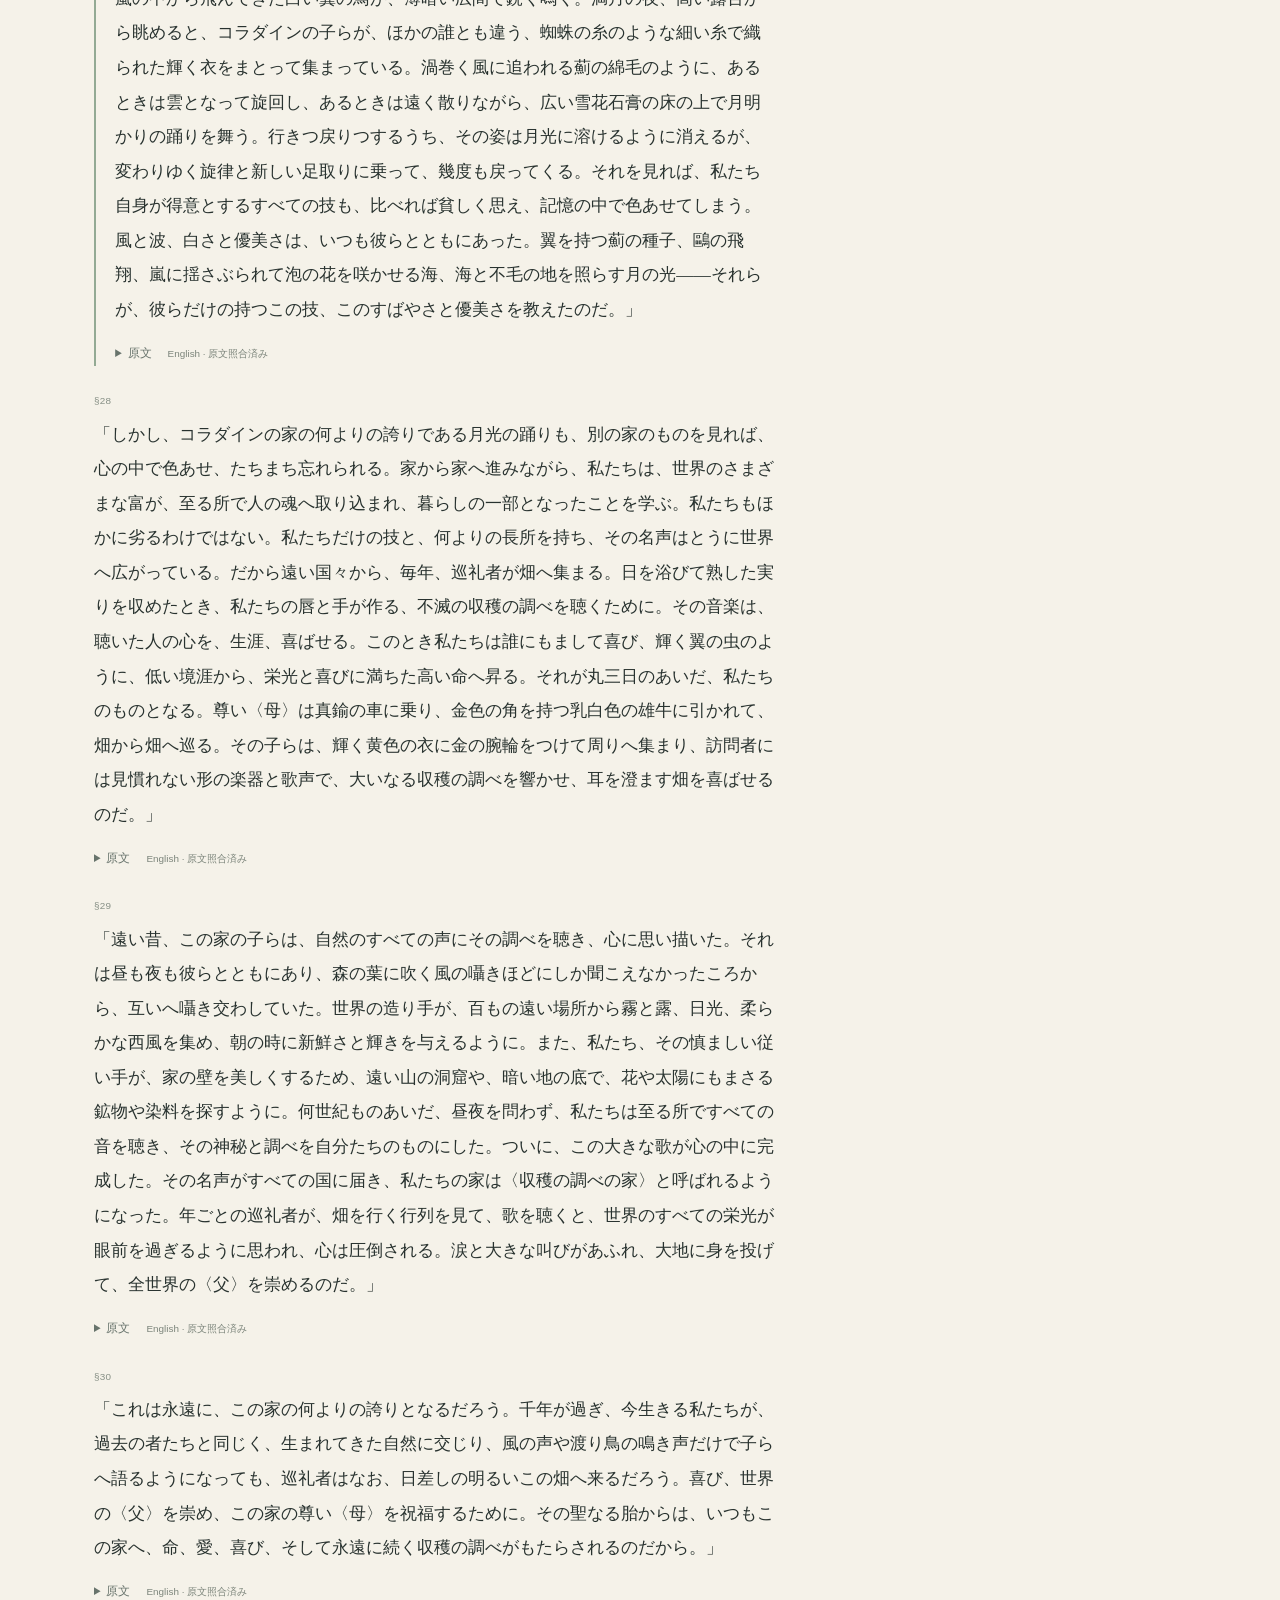
<file: readings/hudson/annotated-reader/chapter-05.html>
<!doctype html>
<html lang="ja"><head><meta charset="utf-8"><meta name="viewport" content="width=device-width,initial-scale=1">
<title>A Crystal Age｜第5章</title><link rel="stylesheet" href="reader.css"><script src="reader.js" defer></script><script>if(location.pathname.endsWith('/index.html')||location.pathname.endsWith('/')){const h=location.hash;const m=h.match(/^#(?:ca-0?(3|5|14)-|chapter-(3|5|14)$)/);if(m)location.replace('chapter-'+(m[1]||m[2]).padStart(2,'0')+'.html'+h);else if(h==='#characters')location.replace('characters.html#characters');}</script></head>
<body data-mode="ja"><div class="progress" aria-hidden="true"><span id="progress-bar"></span></div>
<header class="site-header"><a class="wordmark" href="index.html#top">A CRYSTAL AGE <span>読書稿</span></a>
<nav aria-label="読書ページ"><a href="characters.html">人物</a><a href="chapter-03.html">第3章</a><a href="chapter-05.html" aria-current="page">第5章</a><a href="chapter-14.html">第14章</a><a href="landscape.html">模式図</a></nav>
<label class="mode-label">表示 <select id="reading-mode"><option value="ja">日本語</option><option value="parallel">対訳</option><option value="en">英語</option></select></label></header>
<div class="reader-layout"><main id="reading-text"><section class="chapter" id="chapter-5"><div class="eyebrow">CHAPTER 05 · 全文</div><h2>第5章<br>家は世界の写し</h2><p class="chapter-intro">世界を家として語る教説と、コラダインの家に響く海・風・鳥の声。</p><p class="chapter-bridge">第4章とのつながり：家の主はスミスの金貨を支払いとして扱わず、滞在と労働、衣服について取り決めをする。第5章は夕食のあとの続き。</p><div class="chapter-facts"><span>原文 4,123語</span><span>混合窓率 41.2%</span><span><a href="chapter-05.html#ca-05-p027">rank 4 →</a></span></div><article class="passage " id="ca-05-p001" data-note-id="contract"><div class="passage-meta"><a href="chapter-05.html#ca-05-p001" class="paragraph-link">§01</a><button class="note-ref" data-note="contract" aria-label="読書注：省いた第4章とのつながり" aria-controls="reading-note">注</button></div><div class="ja-text"><p>主人が去り、ヨレッタもあとを追った。まだ何人かが、あの忌々しいソヴリン金貨を調べている。私はまた腰を下ろして頬杖をつき、取り決めの条件について深く考え込んだ。「どうやら、とんだ大馬鹿をやらかしたらしい」。そんな反省をしたのは、初めてではない。しかも、以前にも、そう反省するだけの理由はあった。ひどく腹を空かせて夕食に臨んだことを思い出すと、静かに観察していた主人は、私を養うのに必要な食べ物の量も考慮に入れて、条件を出したのではないかと思えてきた。もっと控えるべきだったと悔やんでも遅い。だが空腹の者は、後先を考えないし、考えられない。そうでなければ、古い歴史に登場する、あの毛深い紳士も、つるりとして栄養の行き届いた弟に大きな得をさせる、不届きな取引に応じはしなかっただろう。それでも、衣服のことを思うと、ひそかな満足があった。引き受けた仕事によって、この家での身分が下がるわけではないと分かったのも、ありがたかった。</p></div><details class="english"><summary>原文 <span>English · 原文照合済み</span></summary><p lang="en">WHEN he was gone, and Yoletta had followed, leaving some of the others still studying those wretched sovereigns, I sat down again and rested my chin on my hand; for I was now thinking — deeply: thinking on the terms of the agreement. &quot; I daresay I have succeeded in making a precious ass of myself,&quot; was the mental reflection that occurred to me — one I had not infrequently made, and, what is more, been justified in making on former occasions. Then, remembering that I had come to supper with an extravagant appetite, it struck me that my host, quietly observant, had, when proposing terms, taken into account the quantity of food necessary for my sustenance. I regretted too late that I had not exercised more restraint; but the hungry man does not and cannot consider consequences, else a certain hairy gentleman who figures in ancient history had never lent himself to that nefarious compact, which gave so great an advantage to a younger but sleek and well-nourished brother. In spite of all this, I felt a secret satisfaction in the thought of the clothes, and it was also good to know that the nature of the work I had undertaken would not lower my status in the house.</p></details></article><article class="passage " id="ca-05-p002" data-note-id=""><div class="passage-meta"><a href="chapter-05.html#ca-05-p002" class="paragraph-link">§02</a></div><div class="ja-text"><p>こんなことを考えていたので、人々が少しずつ立ち去り、私のもとに、先ほど話をした若者だけが残ったことにも気づかなかった。促されて立ち上がり、金をしまって、そのあとへ続いた。広間へ戻り、廊下を通って、たいへん大きな部屋へ入った。その形、長さ、アーチをなす高い天井は、大聖堂の身廊に似ていた。だが、何と違っていたことか。雲の大聖堂の身廊とでもいうべき、地上離れした趣があった。遠くまで続く輝く床、壁、柱は純白や真珠のような灰色で、きわめて繊細な色がほのかに差している。そのすべてを覆う屋根は、金紅色を帯びた白、あるいは淡い灰色のガラスでできていた。外から見たとき、岩の丘の頂に載る雲のように思えた、あの屋根だった。</p></div><details class="english"><summary>原文 <span>English · 原文照合済み</span></summary><p lang="en">Occupied with these reflections, I had failed to observe that the company had gradually been drifting away until but one person was left with me — the young man who had talked with me before. On his invitation I now rose, put by my money, and followed him. Returning by the hall we went through a passage and entered a room of vast extent, which in its form and great length and high arched roof was like the nave of a cathedral. And yet how unlike in that something ethereal in its aspect, as of a nave in a cloud cathedral, its far-stretching shining floors and walls and columns, pure white and pearl -grey, faintly touched with colours of exquisite delicacy. And over it all was the roof of white or pale grey glass tinged with golden-red — the roof which I had seen from the outside when it seemed to me like a cloud resting on the stony summit of a hill.</p></details></article><article class="passage " id="ca-05-p003" data-note-id=""><div class="passage-meta"><a href="chapter-05.html#ca-05-p003" class="paragraph-link">§03</a></div><div class="ja-text"><p>入ったときは、人のいない静かな場所のように感じた。だが、この家の人々は皆そこにいた。低い長椅子に座り、あるいは横になり、床の藁の敷物に、気楽に寝そべる者もいた。本を読む者、手仕事をする者、話す者もいた。その声は、遠くからかすかなざわめきとなって聞こえた。</p></div><details class="english"><summary>原文 <span>English · 原文照合済み</span></summary><p lang="en">On coming in I had the impression of an empty, silent place; yet the inmates of the house were all there; they were sitting and reclining on low couches, some lying at their ease on straw mats on the floor; some were reading, others were occupied with some work in their hands, and some were conversing, the sound coming to me like a faint murmur from a distance.</p></details></article><article class="passage " id="ca-05-p004" data-note-id=""><div class="passage-meta"><a href="chapter-05.html#ca-05-p004" class="paragraph-link">§04</a></div><div class="ja-text"><p>部屋の片側、そのほぼ中央に、広い壇があり、そこに置かれた長椅子で〈父〉がゆったりと横になっていた。脇には大きな本を載せた書見台、前には真鍮の箱か小戸棚があった。長椅子の後ろには、磨かれた真鍮の球が七つ、青銅の枠に支えられた軸に掛けて並べられていた。大きさはさまざまで、最大のものは周囲が十二フィートほどもあった。</p></div><details class="english"><summary>原文 <span>English · 原文照合済み</span></summary><p lang="en">At one side, somewhere about the centre of the room, there was a broad raised place, or dais, with a couch on it, on which the father was reclining at his ease. Beside the couch stood a lectern on which a large volume rested, and before him there was a brass box or cabinet, and behind the couch seven polished brass globes were ranged, suspended on axles resting on bronze frames. These globes varied in size, the largest being not less than about twelve feet in circumference.</p></details></article><article class="passage " id="ca-05-p005" data-note-id=""><div class="passage-meta"><a href="chapter-05.html#ca-05-p005" class="paragraph-link">§05</a></div><div class="ja-text"><p>近くの低い台に、本が並んでいるのに気づいた。みな二つ折り判の大きな本で、形も厚さもよく似ていた。ほかの者が思い思いに過ごしているのを見ると、自分も好きにしてよいのだろうと思えた。郷に入っては郷に従えというのは、よい心掛けだ。やがて私は、思い切って一冊を手に取り、書見台の一つへ運んだ。</p></div><details class="english"><summary>原文 <span>English · 原文照合済み</span></summary><p lang="en">I noticed that there were books on a low stand near me. They were all folios, very much alike in form and thickness; and seeing presently that the others were all following their own inclinations, and considering that I had been left to my own resources and that it is a good plan when at Rome to do as the Romans do, I by-and-by ventured to help myself to a volume, which I carried to one of the reading-stands.</p></details></article><figure class="chapter-illustration" id="chapter-05-reading-v1"><a href="illustrations/chapter-05-reading-v1.png" target="_blank" rel="noopener" aria-label="挿絵を拡大"><img src="illustrations/chapter-05-reading-v1.png" alt="雲の中の聖堂にも似た音楽室。父の朗読を聞きながら、人々は本や手仕事を楽しむ。" width="1672" height="941" loading="lazy"></a><figcaption>雲の中の聖堂にも似た音楽室。父の朗読を聞きながら、人々は本や手仕事を楽しむ。<small>生成AIによる解釈的挿絵。細部は本文の厳密な再現ではありません。</small></figcaption></figure><article class="passage " id="ca-05-p006" data-note-id="books"><div class="passage-meta"><a href="chapter-05.html#ca-05-p006" class="paragraph-link">§06</a><button class="note-ref" data-note="books" aria-label="読書注：美しいが読めない本" aria-controls="reading-note">注</button></div><div class="ja-text"><p>本は、すばらしいものだ――ときには、と私は思った。勧められたとおり、この人々の習慣を本で調べようとしていた。とりわけ、宗教的な崇敬に近いものの対象らしい、〈家〉についての考え方を知りたかった。それが分かれば、人に頼らずにすみ、これからは失敗をしたり、これ以上『途方もない妄想』を口にしたりせずに済むだろう。本を開いて驚いた。どの頁にも豊かな彩飾が施され、文字があるのは中央の、比較的細い帯状の部分だけだった。しかし、ヘブライ文字に似た小さな字は、私には読めなかった。正直に言えば、この失望を、私はあっさり受け入れた。あまり勉強好きではないし、そもそも、こんなに優美な意匠と鮮やかな色に囲まれていては、文章にきちんと注意を向けられなかっただろう。</p></div><details class="english"><summary>原文 <span>English · 原文照合済み</span></summary><p lang="en">Books are grand things — sometimes, thought I, prepared to follow the advice I had received, and find out by reading all about the customs of this people, especially their ideas concerning The House } which appeared to be an object of almost religious regard with them. This would make me quite independent, and teach me how to avoid blundering in the future, or giving expression to any more &quot; extraordinary delusions.&quot; On opening the volume I was greatly surprised to find that it was richly illuminated on every leaf, the middle only of each page being occupied with a rather narrow strip of writing; but the minute letters, resembling Hebrew characters, were incomprehensible to me. I bore the disappointment very cheerfully, I must say, for I am not overfond of study; and, besides, I could not have paid proper attention to the text, surrounded with all that distracting beauty of graceful design and brilliant colouring.</p></details></article><article class="passage " id="ca-05-p007" data-note-id=""><div class="passage-meta"><a href="chapter-05.html#ca-05-p007" class="paragraph-link">§07</a></div><div class="ja-text"><p>しばらくすると、ヨレッタがゆっくり部屋を横切ってきた。歩きながら、指で何か毛糸の仕事をしている。彼女がそばに立ち止まると、私の胸は高鳴った。</p></div><details class="english"><summary>原文 <span>English · 原文照合済み</span></summary><p lang="en">After a while Yoletta came slowly across the room, her fingers engaged with some kind of wool-work as she walked, and my heart beat fast when she paused by my side.</p></details></article><article class="passage " id="ca-05-p008" data-note-id=""><div class="passage-meta"><a href="chapter-05.html#ca-05-p008" class="paragraph-link">§08</a></div><div class="ja-text"><p>「読んではいないのですね」と、彼女は不思議そうに私を見た。「しばらく、あなたを見ていたのです」</p></div><details class="english"><summary>原文 <span>English · 原文照合済み</span></summary><p lang="en">&quot; You are not reading,&quot; she said, looking curiously at me. &quot; I have been watching you for some time.&quot;</p></details></article><article class="passage " id="ca-05-p009" data-note-id=""><div class="passage-meta"><a href="chapter-05.html#ca-05-p009" class="paragraph-link">§09</a></div><div class="ja-text"><p>「本当に？」と私は言った。喜んでよいのかどうか分からなかった。「ええ、残念ながら、この本は読めません。文字が分からないのです。でも、何と美しい本でしょう。ロンドンの大きな本の買い手なら――たとえばクォリッチなどは――いくら出したくなるだろうと、ちょうど考えていたところです。ああ、忘れていました。もちろん、その名はご存じないですね。でも――でも、何と美しい本でしょう」</p></div><details class="english"><summary>原文 <span>English · 原文照合済み</span></summary><p lang="en">&quot; Have you indeed?&quot; said I, not knowing whether to feel flattered or not. &quot; No, unfortunately, I can&#x27;t read this book, as I do not understand the letters. But what a wonderfully beautiful book it is! I was just thinking what some of the great London book-buyers — Quaritch, for instance — would be tempted to give for it. Oh, I am forgetting — you have never heard his name, of course; but — but what a beautiful book it is! &quot;</p></details></article><article class="passage " id="ca-05-p010" data-note-id=""><div class="passage-meta"><a href="chapter-05.html#ca-05-p010" class="paragraph-link">§10</a></div><div class="ja-text"><p>彼女は何も答えず、少し驚いたように私を見て――私の無知に呆れたのではないかと心配になった――そのまま歩み去った。話してくれると思っていたので、強く落胆しながら、広い床を横切る姿を見送った。本の頁からは、もうすっかり輝きが失われたようだった。私は気のない手つきで頁をめくり、ときどき美しい娘へ目をやった。彼女もまた、目の前の頁のように、見れば驚くほど美しく、理解するのは難しかった。部屋の遠くのほうで、彼女は床にクッションを置き、腰を落ち着けて仕事を始めた。</p></div><details class="english"><summary>原文 <span>English · 原文照合済み</span></summary><p lang="en">She said nothing in reply, and only looked a little surprised — disgusted, I feared — at my ignorance, then walked away. I had hoped that she was going to talk to me, and with keen disappointment watched her moving across the floor. All the glory seemed now to have gone out of the leaves of the volume, and I continued turning them over listlessly, glancing at intervals at the beautiful girl, who was also like one of the pages before me, wonderful to look at and hard to understand. In a distant part of the room I saw her place some cushions on the floor, and settle herself on them to do her work.</p></details></article><article class="passage " id="ca-05-p011" data-note-id=""><div class="passage-meta"><a href="chapter-05.html#ca-05-p011" class="paragraph-link">§11</a></div><div class="ja-text"><p>そのころには日が沈み、室内は少しずつ暗くなっていた。だが光が弱まっても、働いたり読んだりする人々には、違いがないようだった。梟のように、わずかな明かりでも見える目を持っているらしい。〈父〉だけは何もせず、長椅子に横になったままだった。食後のまどろみを楽しんでいるのかもしれない。やがて身を起こし、周りを見渡した。</p></div><details class="english"><summary>原文 <span>English · 原文照合済み</span></summary><p lang="en">The sun had set by this time, and the interior was growing darker by degrees; the fading light, however, seemed to make no difference to those who worked or read. They appeared to be gifted with an owlish vision, able to see with very little light. The father alone did nothing, but still rested on his couch, perhaps indulging in a post-prandial nap. At length he roused himself and looked around him.</p></details></article><article class="passage " id="ca-05-p012" data-note-id=""><div class="passage-meta"><a href="chapter-05.html#ca-05-p012" class="paragraph-link">§12</a></div><div class="ja-text"><p>「子らよ、今夜、私たちの心に調べはない」と彼は言った。「もう一日過ぎれば、違ってくるかもしれない。だが今夜は、つい先ほど死によって永遠に黙したあの声がないことを、誰もがあまりに痛ましく感じるだろう」</p></div><details class="english"><summary>原文 <span>English · 原文照合済み</span></summary><p lang="en">&quot; There is no melody in our hearts this evening, my children,&quot; he said. &quot; When another day has passed over us it will perhaps be different. To-night the voice so recently stilled in death for ever would be too painfully missed by all of us.&quot;</p></details></article><article class="passage " id="ca-05-p013" data-note-id=""><div class="passage-meta"><a href="chapter-05.html#ca-05-p013" class="paragraph-link">§13</a></div><div class="ja-text"><p>一人が立ち、背の高い蝋燭を持ってきて、彼の近くに置いた。炎が、今まさに開こうとする本を、わずかに明るくした。もっと離れた所でも、高い柱に虹色の光の点が、あちこちできらめき、震えた。しかし部屋の大部分は、なお薄闇に沈んでいた。</p></div><details class="english"><summary>原文 <span>English · 原文照合済み</span></summary><p lang="en">Some one then rose and brought a tall wax taper and placed it near him. The flame threw a little brightness on the volume, which he now proceeded to open; and here and there, further away, it flashed and trembled in points of rainbow-coloured light on a tall column; but the greater part of the room still remained in twilight obscurity.</p></details></article><article class="passage " id="ca-05-p014" data-note-id=""><div class="passage-meta"><a href="chapter-05.html#ca-05-p014" class="paragraph-link">§14</a></div><div class="ja-text"><p>彼は朗読を始めた。声をいつもより張っているようには見えないのに、一語一語が、鮮明で澄んだ音となって耳に届き、『調子よく甘やかに奏でられる』旋律のようだった。読まれたのは、生や死、そのほか厳粛な事柄についてである。私には、彼の神学は少し奇妙なものに感じられた。もっとも、そういう事柄を判断できる人間ではないことは、認めなければならない。家についても多く語られたが、あまりに熱を帯びた詩のようで、たいして理解の助けにはならなかった。暮らしの振る舞いや目標といった話も、分かりやすいわけではなかった。その一部を記しておこう。</p></div><details class="english"><summary>原文 <span>English · 原文照合済み</span></summary><p lang="en">He began to read aloud, and, although he did not seem to raise his voice above its usual pitch, the words he uttered fell on my ears with a distinctness and purity of sound which made them seem like a melody &quot; sweetly played in tune.&quot; The words he read related to life and death, and such solemn matters; but to my mind his theology seemed somewhat fantastical, although it is right to confess that I am no judge of such matters. There was also a great deal about the house, which did not enlighten me much, being too rhapsodical, and when he spoke about our conduct and aims in life, and things of that kind, I understood him little better. Here is a part of his discourse: —</p></details></article><article class="passage " id="ca-05-p015" data-note-id=""><div class="passage-meta"><a href="chapter-05.html#ca-05-p015" class="paragraph-link">§15</a></div><div class="ja-text"><p>「死ぬ者を悲しむのは、自然なことだ。光も知識も愛も喜びも、もはやその人のものではないのだから。だが、その人自身はもう悲しまない。万物の母、〈父〉の妻の膝で、今は眠っているからだ。〈父〉は私たちとともにおり、私たちの悲しみを分かち合う。それは初め、彼自身の悲しみだった。しかし、その永遠の輝きを曇らせはしない。いつでも、すべてにおいて私たちが彼に似ること――それが彼の願いであり、私たちの栄誉なのだ。」</p></div><details class="english"><summary>原文 <span>English · 原文照合済み</span></summary><p lang="en">&quot;It is natural to grieve for those that die, because light and knowledge and love and joy are no longer theirs; but they grieve not any more, being now asleep on the lap of the Universal Mother, the bride of the Father, who is with us, sharing our sorrow, which was his first; but it dims not his everlasting brightness; and his desire and our glory is that we should always and in all things resemble him.</p></details></article><article class="passage " id="ca-05-p016" data-note-id=""><div class="passage-meta"><a href="chapter-05.html#ca-05-p016" class="paragraph-link">§16</a></div><div class="ja-text"><p>「日は必ず闇に終わる。しかし生命の〈父〉は、理性を通して、私たちの終わりのひどい苦さを和らげることを教えた。そうでなければ、地上のすべての生き物にまさる私たちが、最後には、ほかのどの生き物より惨めになるはずだった。理性のない世界では、異なる種類のあいだに、絶え間ない争いと流血があり、強い者が弱い者、力のない者を食らう。命が衰え、彼らに与えられた低い魂の輝きが曇ると、終わりはすぐに来る。こうして、長い日々を続いた命も、短い痛みで消え、その消えることによって、なお長く生きる強い者へ、新しい力を与える。永遠に生きる大地もまた、死んだ幾世代もの葉の塵から、新しい葉を作り、自らの新しい衣とするのだ。」</p></div><details class="english"><summary>原文 <span>English · 原文照合済み</span></summary><p lang="en">&quot; The end of every day is darkness, but the Father of life through our reason has taught us to mitigate the exceeding bitterness of our end; otherwise, we that are above all other creatures in the earth should have been at the last more miserable than they. For in the irrational world, between the different kinds, there reigns perpetual strife and bloodshed, the strong devouring the weak and the incapable; and when failure of life clouds the brightness of that lower soul, which is theirs, the end is not long delayed. Thus the life that has lasted many days goes out with a brief pang, and in its going gives new vigour to the strong that have yet many days to live. Thus also does the ever-living earth from the dust of dead generations of leaves re-make a fresh foliage, and for herself a new garment.</p></details></article><article class="passage " id="ca-05-p017" data-note-id="human-superiority"><div class="passage-meta"><a href="chapter-05.html#ca-05-p017" class="paragraph-link">§17</a><button class="note-ref" data-note="human-superiority" aria-label="読書注：自然との調和と人間の優位" aria-controls="reading-note">注</button></div><div class="ja-text"><p>「命あるもののうち、私たちだけが〈父〉に似て、殺すことも殺されることもなく、地上に敵を持たない。理性のない下等な生き物さえ、理性によらずに、私たちが地上でもっとも高い存在だと知っている。彼の造ったものの中で、私たちだけに〈父〉の威厳を認め、私たちの前では怒りを失うのだ。だから、夜が近づき、命が重荷となり、自分が死すべきものと悟るとき、私たちは終わりを早める。愛する者たちが、私たちの衰えを見て悲しまなくてすむように。そして、それが、私たちをこの世へ呼び、地上で命と喜びを与えた方の意志だと知っている。その恵みは、ひとときのものであり、永遠ではないのだから。」</p></div><details class="english"><summary>原文 <span>English · 原文照合済み</span></summary><p lang="en">&quot; We only, of all things having life, being like the Father, slay not nor are slain, and are without enemies in the earth; for even the lower kinds, which have not reason, know without reason that we are highest on the earth, and see in us, alone of all his works, the majesty of the Father, and lose all their rage in our presence. Therefore, when the night is near, when life is a burden and we remember our mortality, we hasten the end, that those we love may cease to sorrow at the sight of our decline; and we know that this is his will who called us into being, and gave us life and joy on the earth for a season, but not for ever.</p></details></article><article class="passage " id="ca-05-p018" data-note-id=""><div class="passage-meta"><a href="chapter-05.html#ca-05-p018" class="paragraph-link">§18</a></div><div class="ja-text"><p>「自分の命を手放し、すべてを去るのは苦しい。身内の愛、世界と家の美、喜びとしていた仕事をあとにして、出ていき、存在しなくなるのだから。しかし、その苦さは続かない。最後の瞬間、私たちの仕事が実を結んだことを思えば、ほとんど味わう間もない。書き残した文字は、私たちとともには滅びない。後の世代への証しと喜びとなり、家の中で永遠に生きるのだ。」</p></div><details class="english"><summary>原文 <span>English · 原文照合済み</span></summary><p lang="en">&quot; It is bitter to lay down the life that is ours, to leave all things - - the love of our kindred; the beauty of the world and of the house; the labour in which we take delight, to go forth and be no more: but the bitterness endures not, and is scarcely tasted when in our last moments we remember that our labour has borne fruit; that the letters we have written perish not with us, but remain as a testimony and a joy to succeeding generations, and live in the house for ever.</p></details></article><article class="passage " id="ca-05-p019" data-note-id="house-world"><div class="passage-meta"><a href="chapter-05.html#ca-05-p019" class="paragraph-link">§19</a><button class="note-ref" data-note="house-world" aria-label="読書注：家は世界の写し" aria-controls="reading-note">注</button></div><div class="ja-text"><p>「家は世界の写しであり、そこに住み、働く私たちは、世界を造った〈父〉の写しなのだ。私たちも彼のように、師を辱めない、ふさわしい住まいを自分たちのために作ろうと働く。それが彼の願いだからだ。私たちは彼のすべての仕事と知識の中に、私たちを生へ呼んだ方の意志を学ぶ。その知識は、喉の渇いた者にとっての清らかな水のように、満たして、口に苦味を残さない。求めるあらゆる知識、持てる発明と技、手の働きも、ただこの目的のためにある。ほかのどんな目的を持つ知識、発明、労働も、これに比べれば空虚でむなしく、生命の〈父〉の写しとして造られた者にはふさわしくない。体の感覚がゆがみ、味覚が見分ける力を失うと、飢えた者が、刺激の強い実や毒草を食べ物として口にすることがある。同じように、心もまた、苦しみと破滅にしかつながらない新しい道、新しい知識を探し求めることができるのだ。」</p></div><details class="english"><summary>原文 <span>English · 原文照合済み</span></summary><p lang="en">&quot; For the house is the image of the world, and we that live and labour in it are the image of our Father who made the world; and, like him, we labour to make for ourselves a worthy habitation, which shall not shame our teacher. This is his desire; for in all his works, and that knowledge which is like pure water to one that thirsts, and satisfies and leaves no taste of bitterness on the palate, we learn the will of him that called us into life. All the knowledge we seek, the invention and skill we possess, and the labour of our hands, has this purpose only: for all knowledge and invention and labour having any other purpose whatsoever is empty and vain in comparison, and unworthy of those that are made in the image of the Father of life. For just as the bodily senses may become perverted, and the taste lose its discrimination, so that the hungry man will devour acrid fruits and poisonous herbs for aliment, so is the mind capable of seeking out new paths, and a knowledge which leads only to misery and destruction.</p></details></article><article class="passage " id="ca-05-p020" data-note-id=""><div class="passage-meta"><a href="chapter-05.html#ca-05-p020" class="paragraph-link">§20</a></div><div class="ja-text"><p>「私たちは知っている。過去の人々は、それが善に役立つか、悪に役立つかを問わず、さまざまな知識を求めた。しかし心と体の過ちには、それぞれ相応の報いがある。知識が急速に増すにつれ、〈父〉が、人間にも獣にも、生きた魂すべてに与える、よりよい知識と判断力が、彼らから奪われた。富を増すことで、かえって貧しくなったのだ。自らの能力に定められた限界を忘れ、太陽をじっと見つめる者のように、多くを見ることで盲目になった。だが貧しさにも盲目にも気づかず、満足しなかった。海のただ中の、孤立した不毛の岩へ流れ着いた難破者のように、渇きに焼かれ、甘い泉ではなく苦い波を飲み、また渇き、また飲んだ。ついに頭を狂気に占められ、死が苦しみから解き放つまで。彼らもそのように渇き、飲み、狂った。自然の秘密を知ろうという欲望に燃え、血に手を浸すのもためらわず、生きた動物の組織に、命の隠れた源を探した。狂気のうちに、知識によって自然を完全に支配し、世界の〈父〉から、その特権を奪おうと望んだのだ。」</p></div><details class="english"><summary>原文 <span>English · 原文照合済み</span></summary><p lang="en">&quot; Thus we know that in the past men sought after knowledge of various kinds, asking not whether it was for good or for evil: but every offence of the mind and the body has its appropriate reward; and while their knowledge grew apace, that better knowledge and discrimination which the Father gives to every living soul, both in man and in beast, was taken from them. Thus by increasing their riches they were made poorer; and, like one who, forgetting the limits that are set to his faculties, gazes steadfastly on the sun, by see-ing much they become afflicted with blindness. But they knew not their poverty and blindness, and were not satisfied; but were like shipwrecked men on a lonely and barren rock in the midst of the sea, who are consumed with thirst, and drink of no sweet spring, but of the bitter wave, and thirst, and drink again, until madness possesses their brains, and death releases them from their misery. Thus did they thirst, and drink again, and were crazed; being inflamed with the desire to learn the secrets of nature, hesitating not to dip their hands in blood, seeking in the living tissues of animals for the hidden springs of life. For in their madness they hoped by knowledge to gain absolute dominion over nature, thereby taking from the Father of the world his prerogative.</p></details></article><article class="passage " id="ca-05-p021" data-note-id=""><div class="passage-meta"><a href="chapter-05.html#ca-05-p021" class="paragraph-link">§21</a></div><div class="ja-text"><p>「だが、そのむなしい野心は長く続かず、終わりは死だった。心の狂気が体を食い荒らし、腐った肉には虫が生まれた。組織を食べた虫は姿を変え、翼を得て、鼻から吐く息とともに飛び出した。春、巣から湧き出る羽蟻の雲のように。そして体から体へ飛び移り、あらゆる土地の人類を、腐敗と衰えで満たした。こうして人間の母は、子らの傲慢さと愚かさに報いた。人々は虫に食われ、惨めに滅びたのだ。」</p></div><details class="english"><summary>原文 <span>English · 原文照合済み</span></summary><p lang="en">&quot; But their vain ambition lasted not, and the end of it was death. The madness of their minds preyed on their bodies, and worms were bred in their corrupted flesh: and these, after feeding on their tissues, changed their forms; and becoming winged, flew out in the breath of their nostrils, like clouds of winged ants that issue in the spring-time from their breeding-places; and, flying from body to body, filled the race of men in all places with corruption and decay; and the Mother of men was thus avenged of her children for their pride and folly, for they perished miserably, devoured of worms.</p></details></article><article class="passage " id="ca-05-p022" data-note-id="catastrophe"><div class="passage-meta"><a href="chapter-05.html#ca-05-p022" class="paragraph-link">§22</a><button class="note-ref" data-note="catastrophe" aria-label="読書注：過去の破局を語る教説" aria-controls="reading-note">注</button></div><div class="ja-text"><p>「人類のうち生き残ったのは、ほんのわずかだった。謙虚な心を持ち、人々から離れ、知られずに暮らしていた者たちである。長い幾世紀かののち、彼らは大地の荒野へ出て、再び人を増やした。だが、滅びた者たちの痕跡も記録も、どこにも見つけなかった。大地はその廃墟のすべてを、黒い土と緑の森で覆っていたのだ。人が新しく美しい衣で、体の醜い傷を隠すように。この滅びがいつ人類を襲ったのかは、私たちにも分からない。ただ、その歴史が一万年前、海とエルフの雪山のあいだの平原にある、エヴォルの家の花崗岩の柱へ刻まれたことを知っている。昔、私たちの巡礼者の幾人かがそこへ旅し、記録を持ち帰った。このことは、私たちの家だけでなく、世界の多くの家に、すべての人の教え、永遠の戒めとして書き残されている。」</p></div><details class="english"><summary>原文 <span>English · 原文照合済み</span></summary><p lang="en">&quot; Of the human race only a small remnant survived, these being men of an humble mind, who had lived apart and unknown to their fellows; and after long centuries they went forth into the wilderness of earth and repeopled it: but nowhere did they find any trace or record of those that had passed away; for earth had covered all their ruined works with her dark mould and green forests, even as a man hides unsightly scars on his body with a new and beautiful garment. Nor is it known to us when this destruction fell upon the race of men; we only know that the history thereof was graven an hundred centuries ago on the granite pillars of the House of Evor, on the plains between the sea and the snow-covered mountains of Elf. Thither in past ages some of our pilgrims journeyed, and have brought a record of these things; nor in our house only are they known, but in many houses throughout the world have they been written for the instruction of all men and a warning for all time.</p></details></article><article class="passage " id="ca-05-p023" data-note-id=""><div class="passage-meta"><a href="chapter-05.html#ca-05-p023" class="paragraph-link">§23</a></div><div class="ja-text"><p>「しかし、人類に二度目の迷いの闇は来ない。むなしい知識を求めることもない。〈父〉の家に二度目の荒廃はなく、かつて途絶えた喜びと音楽の響きは、永遠に聞かれるだろう。私たちは今、長くこの穏やかな心を保ち、ただ彼の意志を知ろうとしてきた。その結果、傷一つなく澄み、色の光に輝く水晶のように、あるいは空と、すべての雲と星を内に映す、鏡のような湖のように、彼は私たちの心へ映る。家にあっては彼の代理人、世界にあっては協力者となる。彼が自らの仕事に持つ栄光に似た栄光を、私たちも自分の仕事に持つのだ。」</p></div><details class="english"><summary>原文 <span>English · 原文照合済み</span></summary><p lang="en">&quot; But to mankind there shall come no second darkness of error, nor seeking after vain knowledge; and in the Father&#x27;s House there shall be no second desolation, but the sounds of joy and melody, which were silent, shall be heard everlastingly; since we had now continued long in this even mind, seeking only to inform ourselves of his will; until as in a clear crystal without flaw shining with coloured light, or as a glassy lake reflecting within itself the heavens and every cloud and star, so is he reflected in our minds; and in the house we are his viceregents, and in the world his co-workers; and for the glory which he has in his work we have a like glory in ours.</p></details></article><article class="passage " id="ca-05-p024" data-note-id="world-architecture"><div class="passage-meta"><a href="chapter-05.html#ca-05-p024" class="paragraph-link">§24</a><button class="note-ref" data-note="world-architecture" aria-label="読書注：世界そのものを建築として語る" aria-controls="reading-note">注</button></div><div class="ja-text"><p>「彼は私たちの師だ。さまざまな土地の朝と夕べに、季節の移りゆきに、星を散りばめた青い空に、山と平原、幾つもの声を持つ森に、鳴り響く大海の壁に、陸から陸へ危険を冒して渡る波うつ海に、私たちは彼の思いを読み、その声を聞く。そこで学ぶのだ。彼がどれほど先を見通す知恵で永遠の館の基礎を据え、巧みに壁を築き、惜しみない豊かさですべての仕事を飾ったかを。日光、月光、空の青さは彼のもの。海とその潮、嵐の闇と稲妻、雪、移ろう風、緑の葉も黄色い葉も、彼のものだ。銀の雨、虹、影、さまざまな色の霧もそうだ。それらを外套のように世界へ投げ掛ける。ここで私たちは、彼が堅固な建物を愛し、基礎と壁は永遠に持ちこたえるべきものだと学ぶ。しかし、変化のないことは愛さない。だから日ごと、季節ごとに、万物は姿を変え、その住まいの壁、床、屋根は、新しい輝きに覆われる。だが私たちの仕事には、その至高の威厳へ届く力は与えられていない。彼に似ながら、その高さへ達せない私たちは、それゆえ互いからは何も借りず、それぞれの家で、無限の富を持つ彼だけから学ぶ。こうして、一つひとつの住まいは、それ自体は変わることなく永続しながら、ほかのすべてと異なり、固有の美と輝きを備えるのだ。私たちは一つの家にしか住まないが、人間の〈父〉は、すべてに住むのだから。」</p></div><details class="english"><summary>原文 <span>English · 原文照合済み</span></summary><p lang="en">&quot; He is our teacher. Morning and evening throughout the various world, in the procession of the seasons, and in the blue heavens powdered with stars; in mountain and plain and many-toned forest; in the sounding walls of the ocean, and in the billowy seas through which we pass in peril from land to land, we read his thoughts and listen to his voice. Here do we learn with what far-seeing intelligence he has laid the foundations of his everlasting mansion, how skilfully he has builded its walls, and with what prodigal richness he has decorated all his works. For the sunlight and moonlight and the blueness of heaven are his; the sea with its tides; the blackness and the lightnings of the tempest, and snow, and changeful winds, and green and yellow leaf; his are also the silver rain and the rainbow, the shadows and the many-coloured mists, which he flings like a mantle over all the world. Herein do we learn that he loves a stable building, and that the foundations and walls shall endure for ever: yet loves not sameness; thus, from day to day and from season to season do all things change their aspect, and the walls and floor and roof of his dwelling are covered with a new glory. But to us it is not given to rise to this supreme majesty in our works; therefore do we, like him yet unable to reach so great a height, borrow nothing one from the other, but in each house learn separately from him alone who has infinite riches; so that every habitation, changeless and eternal in itself, shall yet differ from all others, having its own special beauty and splendour: for we inhabit one house only, but the Father of men inhabits all.</p></details></article><article class="passage " id="ca-05-p025" data-note-id=""><div class="passage-meta"><a href="chapter-05.html#ca-05-p025" class="paragraph-link">§25</a></div><div class="ja-text"><p>「これらのことは、もう遠い土地へ旅できない者の慰めと喜びのために記されている。昔、私たちの巡礼者が訪ねた〈世界の家々〉についての七千冊が、この家の書庫にある。一生に一度、人は自分の土地を離れ、十年のあいだ旅をするよう定められている。訪れた土地ごとに、もっとも名高い家々を訪ね、まだ知らせの届いていない家も探すのである。」</p></div><details class="english"><summary>原文 <span>English · 原文照合済み</span></summary><p lang="en">&quot;These things are written for the refreshment and delight of those who may no longer journey into distant lands; and they are in the library of the house in the seven thousand volumes of the Houses of the World which our pilgrims have visited in past ages. For once in a lifetime is it ordained that a man shall leave his own place and travel for the space of ten years, visiting the most famous houses in every land he enters, and also seeking out those of which no report has reached us.</p></details></article><article class="passage " id="ca-05-p026" data-note-id=""><div class="passage-meta"><a href="chapter-05.html#ca-05-p026" class="paragraph-link">§26</a></div><div class="ja-text"><p>「この生涯の大きな冒険の時を迎え、長い旅へ出るとき、疲れにも、親しい者との別れにも、わが家の甘い安らぎを離れることにも、埋め合わせはある。そのときこそ、〈父〉の無限の豊かさを学ぶのだから。朝から夕暮れまで、日の姿が刻々と変わるように、日ごと旅を進めるにつれ、世界の姿は変わる。どこでも、仲間である人々は、私たちと同じく彼だけから学び、もっとも近くにあるものを見て、暮らしと家へ、その土地の自然の色を与える。家とそこに住む家族は、その会話も得意とする技も含め、丘に囲まれた丸い湖のようだ。その中には、目に見える世界が映っている。広い大陸であれ海の島であれ、人の住まぬ土地はない。そして自然の中には、人間が写し取らなかった壮大さ、美しさ、優美さはない。それが〈父〉に喜ばれると知っているからだ。彼に似せて造られた私たちは、見てくれる者もなしに働くことを喜ばない。私たちは地上における彼の証人であり、彼の仕事を楽しむ。彼もまた、私たちの仕事を楽しむように。」</p></div><details class="english"><summary>原文 <span>English · 原文照合済み</span></summary><p lang="en">&quot; When the time for this chief adventure comes, and we go forth for a long period, there is compensation for every weariness, with absence of kindred and the sweet shelter of our own home: for now do we learn the infinite riches of the Father; for just as the day changes every hour, from the morning to the evening twilight, so does the aspect of the world alter as we progress from day to day; and in all places our fellow-men, learning as we do from him only, and seeing that which is nearest, give a special colour of nature to their lives and their houses; and every house, with the family which inhabits it, in their conversation and the arts in which they excel, is like a round lake set about with hills, wherein may be seen that visible world. And in all the earth there is no land without inhabitants, whether on wide continents or islands of the sea; and in all nature there is no grandeur or beauty or grace which men have not copied; knowing that this is pleasing to the Father: for we, that are made like him, delight not to work without witnesses; and we are his witnesses in the earth, taking pleasure in his works, even as he also does in ours.</p></details></article><article class="passage has-mix" id="ca-05-p027" data-note-id="coradine"><div class="passage-meta"><a href="chapter-05.html#ca-05-p027" class="paragraph-link">§27</a><button class="mix-ref" data-window="mix-04" aria-haspopup="dialog">mix · rank 4</button><button class="note-ref" data-note="coradine" aria-label="読書注：コラダインの家と、海・風・舞踊" aria-controls="reading-note">注</button></div><div class="ja-text"><p>「たとえば、遠い南への旅の初め、私たちの土地より太陽が熱く、変化に富む明るい国々を最初に見ようと進むと、コラダインの荒野へ出る。森や谷の深い緑、豊かな湿り気から生まれる青い霞に慣れた私たちの目には、そこは不毛で荒涼として見える。石の多い土には、棘のある木、薊、枯れた草の株しか生えず、遮るもののない広がりを激しい風が駆け抜け、毛の粗い山羊が身を寄せて暖を取っている。聞こえる調べといえば、風のさまざまな声と、千鳥の野性的な鳴き声だけだ。風に悩まされる荒野の入口に、コラダインの子らは暮らしている。そこでは、緑のガラスでできた巨大な柱が、コラダインの家の屋根を支えている。部屋には大海の声が響き、陸へ吹く風が、引き潮のときに荒れた海底からさらってきた潮しぶきと黄色い砂を運んでくる。黒い嵐の中から飛んできた白い翼の鳥が、薄暗い広間で鋭く鳴く。満月の夜、高い露台から眺めると、コラダインの子らが、ほかの誰とも違う、蜘蛛の糸のような細い糸で織られた輝く衣をまとって集まっている。渦巻く風に追われる薊の綿毛のように、あるときは雲となって旋回し、あるときは遠く散りながら、広い雪花石膏の床の上で月明かりの踊りを舞う。行きつ戻りつするうち、その姿は月光に溶けるように消えるが、変わりゆく旋律と新しい足取りに乗って、幾度も戻ってくる。それを見れば、私たち自身が得意とするすべての技も、比べれば貧しく思え、記憶の中で色あせてしまう。風と波、白さと優美さは、いつも彼らとともにあった。翼を持つ薊の種子、鷗の飛翔、嵐に揺さぶられて泡の花を咲かせる海、海と不毛の地を照らす月の光――それらが、彼らだけの持つこの技、このすばやさと優美さを教えたのだ。」</p></div><details class="english"><summary>原文 <span>English · 原文照合済み</span></summary><p lang="en">&quot; Thus, at the beginning of our journey to the far south, where we go to look first on those bright lands, which have hotter suns and a greater variety than ours, we come to the wilderness of Coradine, which seems barren and desolate to our sight, accustomed to the deep verdure of woods and valleys, and the blue mists of an abundant moisture. There a stony soil brings forth only thorns, and thistles, and sere tufts of grass; and blustering winds rush over the unsheltered reaches, where the rough -haired goats huddle for warmth; and there is no melody save the many-toned voices of the wind and the plover&#x27;s wild cry. There dwell the children of Coradine, on the threshold of the wind-vexed wilderness, where the stupendous columns of green glass uphold the <mark>roof of the House of Coradine; the ocean&#x27;s voice is in their rooms, and the inland-blowing wind brings to them the salt spray and yellow sand swept at low tide from the desolate floors of the sea, and the whitewinged bird flying from the black tempest screams aloud in their shadowy</mark> halls. There, from the high terraces, when the moon is at its full, we see the children of Coradine gathered together, arrayed like no others, in shining garments of gossamer threads, when, like thistle-down chased by eddying winds, now whirling in a cloud, now scattering far apart, they dance their moonlight dances on the wide alabaster floors; and coming and going they pass away, and seem to melt into the moonlight, yet ever to return again with changeful melody and new measures. And, seeing this, all those things in which we ourselves excel seem poor in comparison, becoming pale in our memories. For the winds and waves, and the whiteness and grace, has been ever with them; and the winged seed of the thistle, and the flight of the gull, and the storm-vexed sea, flowering in foam, and the light of the moon on sea and barren land, have taught them this art, and a swiftness and grace which they alone possess.</p></details></article><article class="passage " id="ca-05-p028" data-note-id=""><div class="passage-meta"><a href="chapter-05.html#ca-05-p028" class="paragraph-link">§28</a></div><div class="ja-text"><p>「しかし、コラダインの家の何よりの誇りである月光の踊りも、別の家のものを見れば、心の中で色あせ、たちまち忘れられる。家から家へ進みながら、私たちは、世界のさまざまな富が、至る所で人の魂へ取り込まれ、暮らしの一部となったことを学ぶ。私たちもほかに劣るわけではない。私たちだけの技と、何よりの長所を持ち、その名声はとうに世界へ広がっている。だから遠い国々から、毎年、巡礼者が畑へ集まる。日を浴びて熟した実りを収めたとき、私たちの唇と手が作る、不滅の収穫の調べを聴くために。その音楽は、聴いた人の心を、生涯、喜ばせる。このとき私たちは誰にもまして喜び、輝く翼の虫のように、低い境涯から、栄光と喜びに満ちた高い命へ昇る。それが丸三日のあいだ、私たちのものとなる。尊い〈母〉は真鍮の車に乗り、金色の角を持つ乳白色の雄牛に引かれて、畑から畑へ巡る。その子らは、輝く黄色の衣に金の腕輪をつけて周りへ集まり、訪問者には見慣れない形の楽器と歌声で、大いなる収穫の調べを響かせ、耳を澄ます畑を喜ばせるのだ。」</p></div><details class="english"><summary>原文 <span>English · 原文照合済み</span></summary><p lang="en">&quot; Yet does this moonlight dance, which is the chief glory of the House of Coradine, grow pale in the mind, and is speedily forgotten, when another is seen; and, going on our way from house to house, we learn how everywhere the various riches of the world have been taken into his soul by man, and made part of his life. Nor are we inferior to others, having also an art and chief excellence which is ours only, and the fame of which has long gone forth into the world; so that from many distant lands pilgrims gather yearly to our fields to listen to our harvest melody, when the sun-ripened fruits have been garnered, and our lips and hands make undying music, to gladden the hearts of those that hear it all their lives long. For then do we rejoice beyond others, rising like bright-winged insects from our lowly state to a higher life of glory and joy, which is ours for the space of three whole days. Then the august Mother, in a brazen chariot, is drawn from field to field by milk-white bulls with golden horns; then her children are gathered about her in shining yellow garments, with armlets of gold upon their arms; and with voice and instruments of forms unknown to the stranger, they make glad the listening fields with the great harvest melody.</p></details></article><article class="passage " id="ca-05-p029" data-note-id=""><div class="passage-meta"><a href="chapter-05.html#ca-05-p029" class="paragraph-link">§29</a></div><div class="ja-text"><p>「遠い昔、この家の子らは、自然のすべての声にその調べを聴き、心に思い描いた。それは昼も夜も彼らとともにあり、森の葉に吹く風の囁きほどにしか聞こえなかったころから、互いへ囁き交わしていた。世界の造り手が、百もの遠い場所から霧と露、日光、柔らかな西風を集め、朝の時に新鮮さと輝きを与えるように。また、私たち、その慎ましい従い手が、家の壁を美しくするため、遠い山の洞窟や、暗い地の底で、花や太陽にもまさる鉱物や染料を探すように。何世紀ものあいだ、昼夜を問わず、私たちは至る所ですべての音を聴き、その神秘と調べを自分たちのものにした。ついに、この大きな歌が心の中に完成した。その名声がすべての国に届き、私たちの家は〈収穫の調べの家〉と呼ばれるようになった。年ごとの巡礼者が、畑を行く行列を見て、歌を聴くと、世界のすべての栄光が眼前を過ぎるように思われ、心は圧倒される。涙と大きな叫びがあふれ、大地に身を投げて、全世界の〈父〉を崇めるのだ。」</p></div><details class="english"><summary>原文 <span>English · 原文照合済み</span></summary><p lang="en">&quot; In ancient days the children of our house conceived it in their hearts, hearing it in all nature&#x27;s voices; and it was with them day and night, and they whispered it to one another when it was no louder than the whisper of the wind in the forest leaves; and as the Builder of the world brings from an hundred far places the mist, and the dew, and the sunshine, and the light west wind, to give to the morning hour its freshness and glory; and as we, his humbler followers, seek far off in caverns of the hills and in the dark bowels of the earth for minerals and dyes that outshine the flowers and the sun, to beautify the walls of our house, so everywhere by night and day for long centuries did we listen to all sounds, and made their mystery and melody ours, until this great song was perfected in our hearts, and the fame of it in all lands has caused our house to be called the House of the Harvest Melody; and when the yearly pilgrims behold our procession in the fields, and listen to our song, all the glory of the world seems to pass before them, overcoming their hearts, until, bursting into tears and loud cries, they cast themselves upon the earth and worship the Father of the whole world.</p></details></article><article class="passage " id="ca-05-p030" data-note-id=""><div class="passage-meta"><a href="chapter-05.html#ca-05-p030" class="paragraph-link">§30</a></div><div class="ja-text"><p>「これは永遠に、この家の何よりの誇りとなるだろう。千年が過ぎ、今生きる私たちが、過去の者たちと同じく、生まれてきた自然に交じり、風の声や渡り鳥の鳴き声だけで子らへ語るようになっても、巡礼者はなお、日差しの明るいこの畑へ来るだろう。喜び、世界の〈父〉を崇め、この家の尊い〈母〉を祝福するために。その聖なる胎からは、いつもこの家へ、命、愛、喜び、そして永遠に続く収穫の調べがもたらされるのだから。」</p></div><details class="english"><summary>原文 <span>English · 原文照合済み</span></summary><p lang="en">&quot; This shall be the chief glory of our house for ever; when a thousand years have gone by, and we that are now living, like those that have been, are mingled with the nature we come from, and speak to our children only in the wind&#x27;s voice, and the cry of the passage-bird, pilgrims shall still come to these sun-bright fields, to rejoice, and worship the Father of the world, and bless the august Mother of the house, from whose sacred womb ever comes to it life and love and joy, and the harvest melody that shall endure for ever.&quot;</p></details></article></section></main>
<aside class="notes-column" aria-label="スクロールに連動する読書注"><section id="reading-note" aria-live="polite" hidden></section></aside></div>
<dialog id="mix-dialog" aria-labelledby="mix-dialog-title"><button id="close-dialog" aria-label="閉じる">閉じる ×</button><div id="dialog-body"></div></dialog>
<template id="note-leaves-window"><div class="eyebrow">高mix箇所</div><h3>植物の形を移した扉と窓</h3><p>扉のトチノキの葉は生きた植物ではなく、金属製の装飾。窓の百合も描かれた花である。第3章の高得点は、自然の形が建築・美術へ翻案される場面を拾っている。これだけでは、非人間的な自然が自律的に屋内へ入り込むことの証拠にはならない。</p><button class="mix-ref" data-window="mix-09" aria-haspopup="dialog">rank 9 の窓を見る</button><button class="mix-ref" data-window="mix-02" aria-haspopup="dialog">rank 2 の窓を見る</button><a class="note-return" href="chapter-03.html#ca-03-p005">本文の該当段落へ ↗</a></template><template id="note-statuary"><div class="eyebrow">読書注</div><h3>花・穀物・鉱石による彫像</h3><p>花冠、穀物、葉、果実は彫像の構成要素であり、孔雀石やラピスラズリなどが素材として使われる。自然物の形と、加工された自然素材の二つが重なっている。rank 2の50語窓は直前の窓の描写からこの段落へまたがる。</p><button class="mix-ref" data-window="mix-02" aria-haspopup="dialog">rank 2 の窓を見る</button><a class="note-return" href="chapter-03.html#ca-03-p006">本文の該当段落へ ↗</a></template><template id="note-europa"><div class="eyebrow">読書注</div><h3>エウロペという同定のすれ違い</h3><p>スミスは白い雄牛に乗る女性を、彼の知るエウロペの物語に当てはめる。しかし家の人はミストレルドの像だと説明する。古い文化的知識を持つ訪問者の解釈と、この社会の記憶は一致していない。</p><a class="note-return" href="chapter-03.html#ca-03-p014">本文の該当段落へ ↗</a></template><template id="note-contract"><div class="eyebrow">文脈</div><h3>省いた第4章とのつながり</h3><p>スミスは第4章で、衣食と働くことについて家の主と取り決めをしている。第5章はその直後。ソヴリン金貨を使おうとする訪問者と、彼を迎える家との間には、経済や身分に関する理解のずれがある。冒頭の大食漢の兄弟の比喩は、空腹のため不利な取り決めをした、というスミスの自己弁護として読める。</p><a class="note-return" href="chapter-05.html#ca-05-p001">本文の該当段落へ ↗</a></template><template id="note-books"><div class="eyebrow">読書注</div><h3>美しいが読めない本</h3><p>日常の会話は通じるのに、書かれた文字は読めない。スミスは家の習慣を自力で学ぼうとするが、装飾に目を奪われる。ここでも鑑賞と理解は別のこととして描かれている。</p><a class="note-return" href="chapter-05.html#ca-05-p006">本文の該当段落へ ↗</a></template><template id="note-human-superiority"><div class="eyebrow">読書注</div><h3>自然との調和と人間の優位</h3><p>ここからの教説では、人間は理性を持つ最高の存在であり、他の動物もその優位を認める、とされる。自然との親密さを直ちに人間中心主義の消失と読むことはできない。死を自ら早める慣習も、この教説の一部として語られる。</p><a class="note-return" href="chapter-05.html#ca-05-p017">本文の該当段落へ ↗</a></template><template id="note-house-world"><div class="eyebrow">読書注</div><h3>家は世界の写し</h3><p>原文は明示的に the house is the image of the world と述べる。〈家〉は建築物であると同時に、共同体の営みや世代を超える制作物を含む。世界と家の類似は、この社会が語る規範であって、スミス自身が無条件で保証する事実ではない。</p><a class="note-return" href="chapter-05.html#ca-05-p019">本文の該当段落へ ↗</a></template><template id="note-catastrophe"><div class="eyebrow">読書注</div><h3>過去の破局を語る教説</h3><p>科学的知識と自然支配への欲望が破滅を招き、その廃墟を土と森が覆った、という歴史が語られる。まずは家の文献に伝わる説明として読むべきであり、感染症の機構や正確な年代を、作品外の現実の歴史として確定することはできない。</p><a class="note-return" href="chapter-05.html#ca-05-p022">本文の該当段落へ ↗</a></template><template id="note-world-architecture"><div class="eyebrow">読書注</div><h3>世界そのものを建築として語る</h3><p>自然の世界を、基礎・壁・床・屋根を持つ住まいにたとえる。これは自然の中に建物がある、という物理的な共在とは異なる比喩的な混合。各家が他の家を模倣せず、自らの周囲の自然から学ぶ、という地域差の論理にもつながる。</p><a class="note-return" href="chapter-05.html#ca-05-p024">本文の該当段落へ ↗</a></template><template id="note-coradine"><div class="eyebrow">高mix箇所</div><h3>コラダインの家と、海・風・舞踊</h3><p>海の声が室内に響き、風が潮しぶきと砂を運び、鳥が広間で鳴く。さらに風・波・種子・鳥の動きが人間の踊りを育てる。物理的な浸透と、自然を学ぶ技芸が重なる。ただしこれは旅を語る文献の一節で、スミスが直接訪ねた場面ではない。Built語に数えられた floors はここでは海底（floors of the sea）を指す。roof・roomsとの共在は残るが、検出語をすべて建築物と見なすことはできない。</p><button class="mix-ref" data-window="mix-04" aria-haspopup="dialog">rank 4 の窓を見る</button><a class="note-return" href="chapter-05.html#ca-05-p027">本文の該当段落へ ↗</a></template><template id="note-living-flowers"><div class="eyebrow">高mix箇所</div><h3>屋内の花は、花の表象だけ？</h3><p>家の中の花は、彩飾、金属細工、木彫、モザイクに限られるとスミスは気づく。生きた花は戸外に残るため、この高mixは境界の解消ではなく、生花と装飾の区別・対照からも生じる。摘花が禁じられているというのは、ここではスミスが恐れる推測であり、共同体の規則として確認されたわけではない。</p><button class="mix-ref" data-window="mix-07" aria-haspopup="dialog">rank 7 の窓を見る</button><a class="note-return" href="chapter-14.html#ca-14-p003">本文の該当段落へ ↗</a></template><template id="note-discipline"><div class="eyebrow">読書注</div><h3>永続する家と、傷つく個人</h3><p>一枚の書物の破損が、未来の世代にまで残る家への損傷とされる。自然や美を大切にする社会は、同時に個人へ厳しい規律を課す。スミスは続く処罰を過酷だと感じており、家の主の説明との距離が保たれている。</p><a class="note-return" href="chapter-14.html#ca-14-p008">本文の該当段落へ ↗</a></template><template id="note-rainbow-lilies"><div class="eyebrow">読書注</div><h3>虹色の百合と土壌の違い</h3><p>同じ種類の花が湿地から山頂へ、黄・赤・紫・青と色を変えると描かれる。これは作品内の植物描写であり、実在の特定種の生態を解説したものではない。ヨレッタの不在によって、その美しさはスミスに喜びより苦痛をもたらす。</p><a class="note-return" href="chapter-14.html#ca-14-p016">本文の該当段落へ ↗</a></template><template id="note-suspend-labour"><div class="eyebrow">読書注</div><h3>自然の時間に合わせて仕事を休む</h3><p>自然の美が特別に現れる時には、急ぎの不可欠な仕事を除いて労働を中断する、と家の主は説く。Nature語とBuilt語の近接だけでは捉えにくい、生活のリズムと自然への応答の場面である。</p><a class="note-return" href="chapter-14.html#ca-14-p021">本文の該当段落へ ↗</a></template><template id="window-mix-02"><div class="eyebrow">第3章 · 代表窓 rank 2</div><h2>植物の形を移した扉と窓</h2><blockquote lang="en">hand throwing down lilies to the standing figure. This lovely window gave a fresh charm to the whole apartment, while the sunlight falling through it served also to reveal other beauties which I had not observed. One that quickly drew and absorbed my attention was a piece of statuary on</blockquote><dl><dt>balanced_strength</dt><dd>0.3240</dd><dt>分析上の語位置</dt><dd>7,994–8,044（終端を含まない）</dd><dt>Nature検出語</dt><dd>lily</dd><dt>Built検出語</dt><dd>hand / window / apartment / piece</dd></dl><p class="dialog-caution">扉のトチノキの葉は生きた植物ではなく、金属製の装飾。窓の百合も描かれた花である。第3章の高得点は、自然の形が建築・美術へ翻案される場面を拾っている。これだけでは、非人間的な自然が自律的に屋内へ入り込むことの証拠にはならない。</p><a class="return-context" href="chapter-03.html#ca-03-p005">前後を含む本文へ戻る →</a></template><template id="window-mix-04"><div class="eyebrow">第5章 · 代表窓 rank 4</div><h2>コラダインの家と、海・風・舞踊</h2><blockquote lang="en">roof of the House of Coradine; the ocean&#x27;s voice is in their rooms, and the inland-blowing wind brings to them the salt spray and yellow sand swept at low tide from the desolate floors of the sea, and the whitewinged bird flying from the black tempest screams aloud in their shadowy</blockquote><dl><dt>balanced_strength</dt><dd>0.2775</dd><dt>分析上の語位置</dt><dd>15,364–15,414（終端を含まない）</dd><dt>Nature検出語</dt><dd>tide / sea / bird</dd><dt>Built検出語</dt><dd>roof / room / floor</dd></dl><p class="dialog-caution">海の声が室内に響き、風が潮しぶきと砂を運び、鳥が広間で鳴く。さらに風・波・種子・鳥の動きが人間の踊りを育てる。物理的な浸透と、自然を学ぶ技芸が重なる。ただしこれは旅を語る文献の一節で、スミスが直接訪ねた場面ではない。Built語に数えられた floors はここでは海底（floors of the sea）を指す。roof・roomsとの共在は残るが、検出語をすべて建築物と見なすことはできない。</p><a class="return-context" href="chapter-05.html#ca-05-p027">前後を含む本文へ戻る →</a></template><template id="window-mix-07"><div class="eyebrow">第14章 · 代表窓 rank 7</div><h2>屋内の花は、花の表象だけ？</h2><blockquote lang="en">to her in the conversation of her children. The only flowers in the house were in their illuminations, and those wrought in metal and carved in wood, and the immortal, stony flowers of many brilliant hues in their mosaics. I began to fear that there was some superstition which made</blockquote><dl><dt>balanced_strength</dt><dd>0.2706</dd><dt>分析上の語位置</dt><dd>36,682–36,732（終端を含まない）</dd><dt>Nature検出語</dt><dd>flower / stony / flower</dd><dt>Built検出語</dt><dd>house / metal</dd></dl><p class="dialog-caution">家の中の花は、彩飾、金属細工、木彫、モザイクに限られるとスミスは気づく。生きた花は戸外に残るため、この高mixは境界の解消ではなく、生花と装飾の区別・対照からも生じる。摘花が禁じられているというのは、ここではスミスが恐れる推測であり、共同体の規則として確認されたわけではない。</p><a class="return-context" href="chapter-14.html#ca-14-p003">前後を含む本文へ戻る →</a></template><template id="window-mix-09"><div class="eyebrow">第3章 · 代表窓 rank 9</div><h2>植物の形を移した扉と窓</h2><blockquote lang="en">be of polished slate of a very dark grey, its surface ornamented with very large horse-chestnut leaves of brass or copper, or both, for they varied in shade from bright yellow to deepest copper-red. It was a double door with agate handles, and, first pressing on one handle, then on the other</blockquote><dl><dt>balanced_strength</dt><dd>0.2581</dd><dt>分析上の語位置</dt><dd>7,694–7,744（終端を含まない）</dd><dt>Nature検出語</dt><dd>grey / leaf / shade / yellow</dd><dt>Built検出語</dt><dd>brass / door / handle / handle</dd></dl><p class="dialog-caution">扉のトチノキの葉は生きた植物ではなく、金属製の装飾。窓の百合も描かれた花である。第3章の高得点は、自然の形が建築・美術へ翻案される場面を拾っている。これだけでは、非人間的な自然が自律的に屋内へ入り込むことの証拠にはならない。</p><a class="return-context" href="chapter-03.html#ca-03-p005">前後を含む本文へ戻る →</a></template></body></html>
</file>
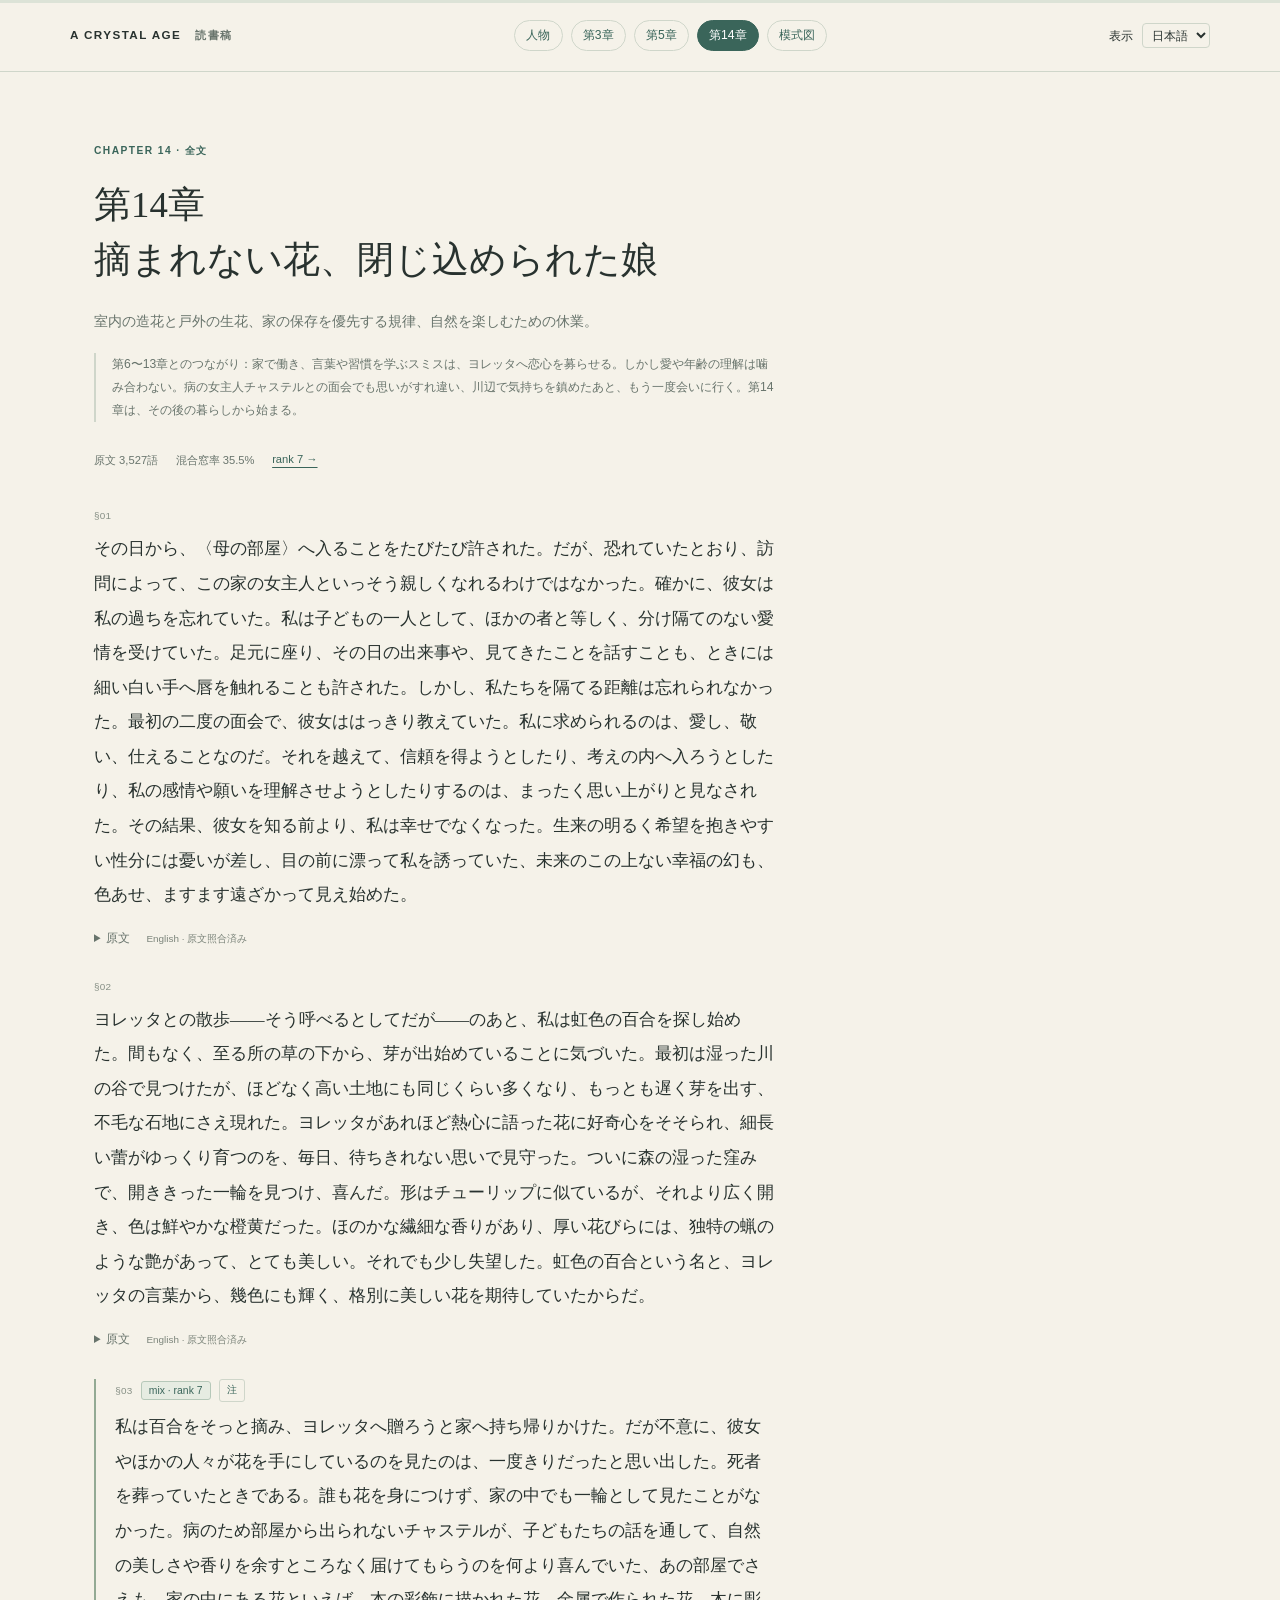
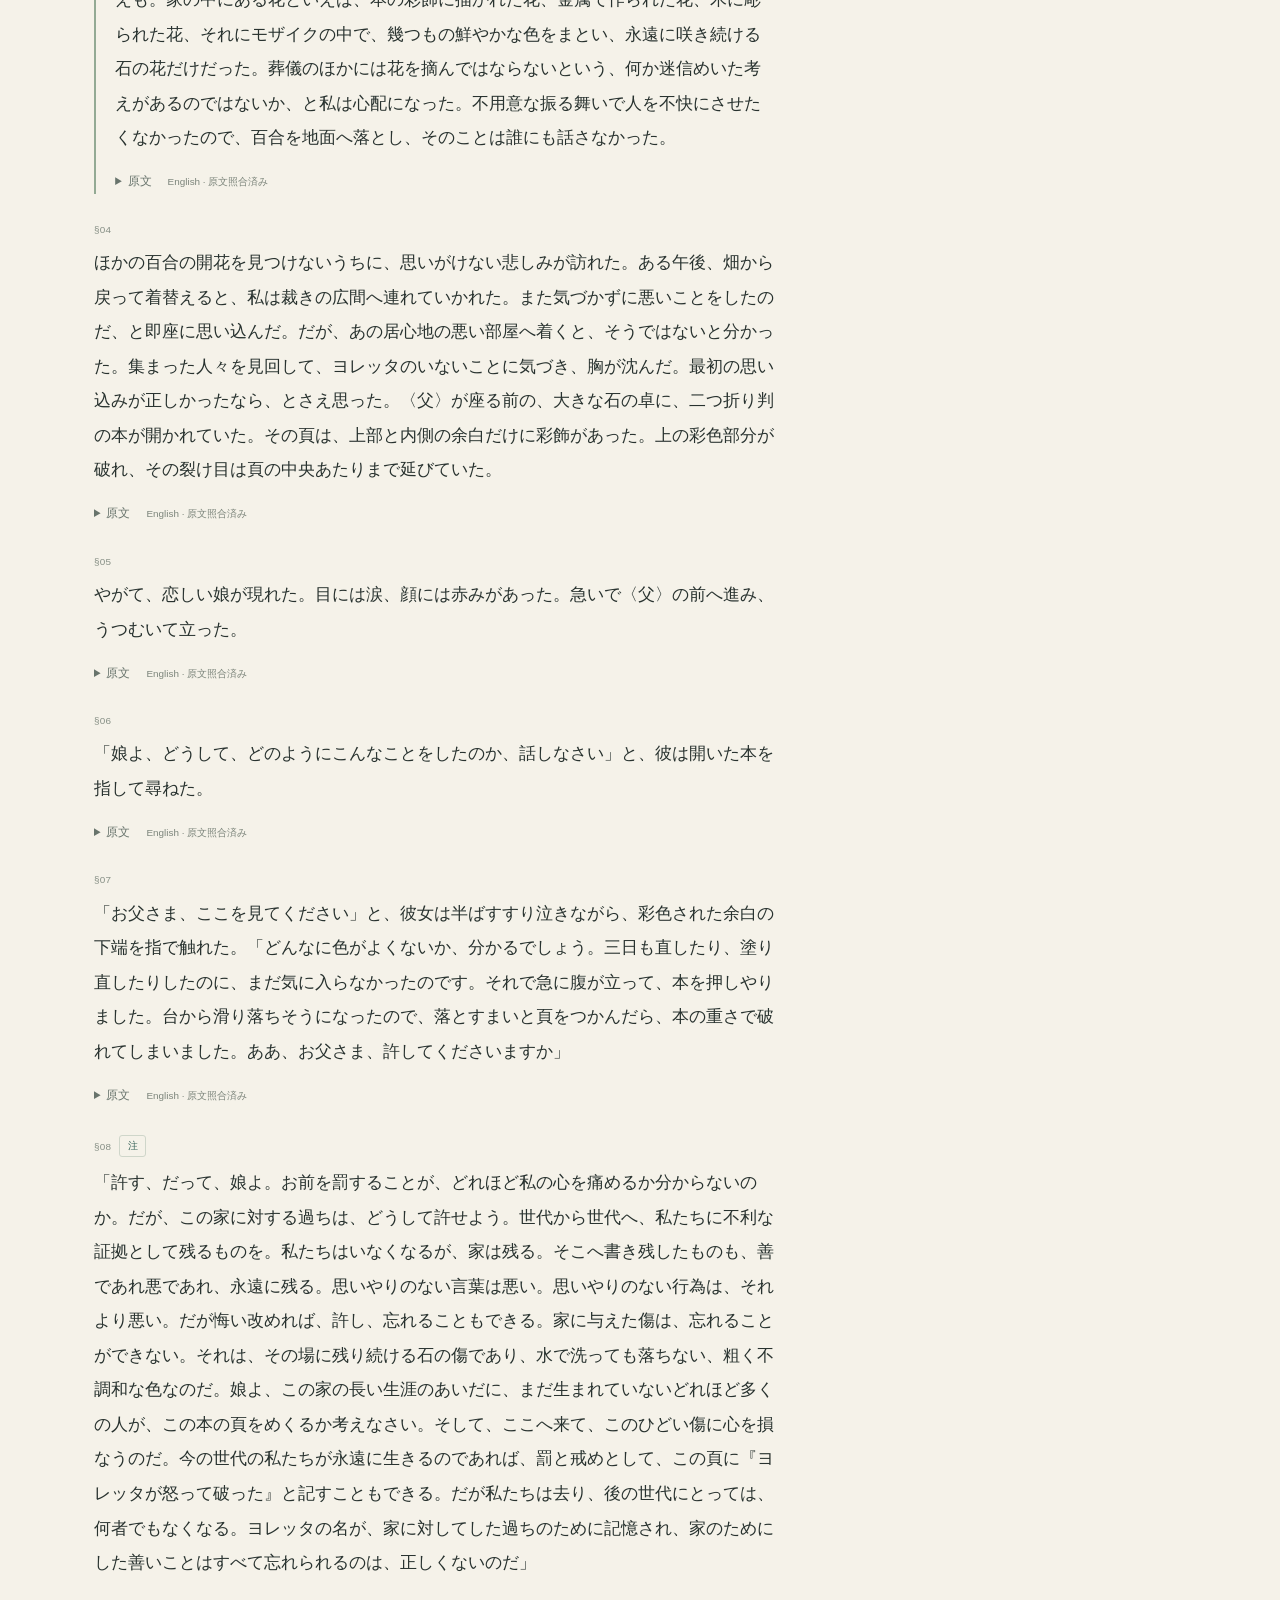
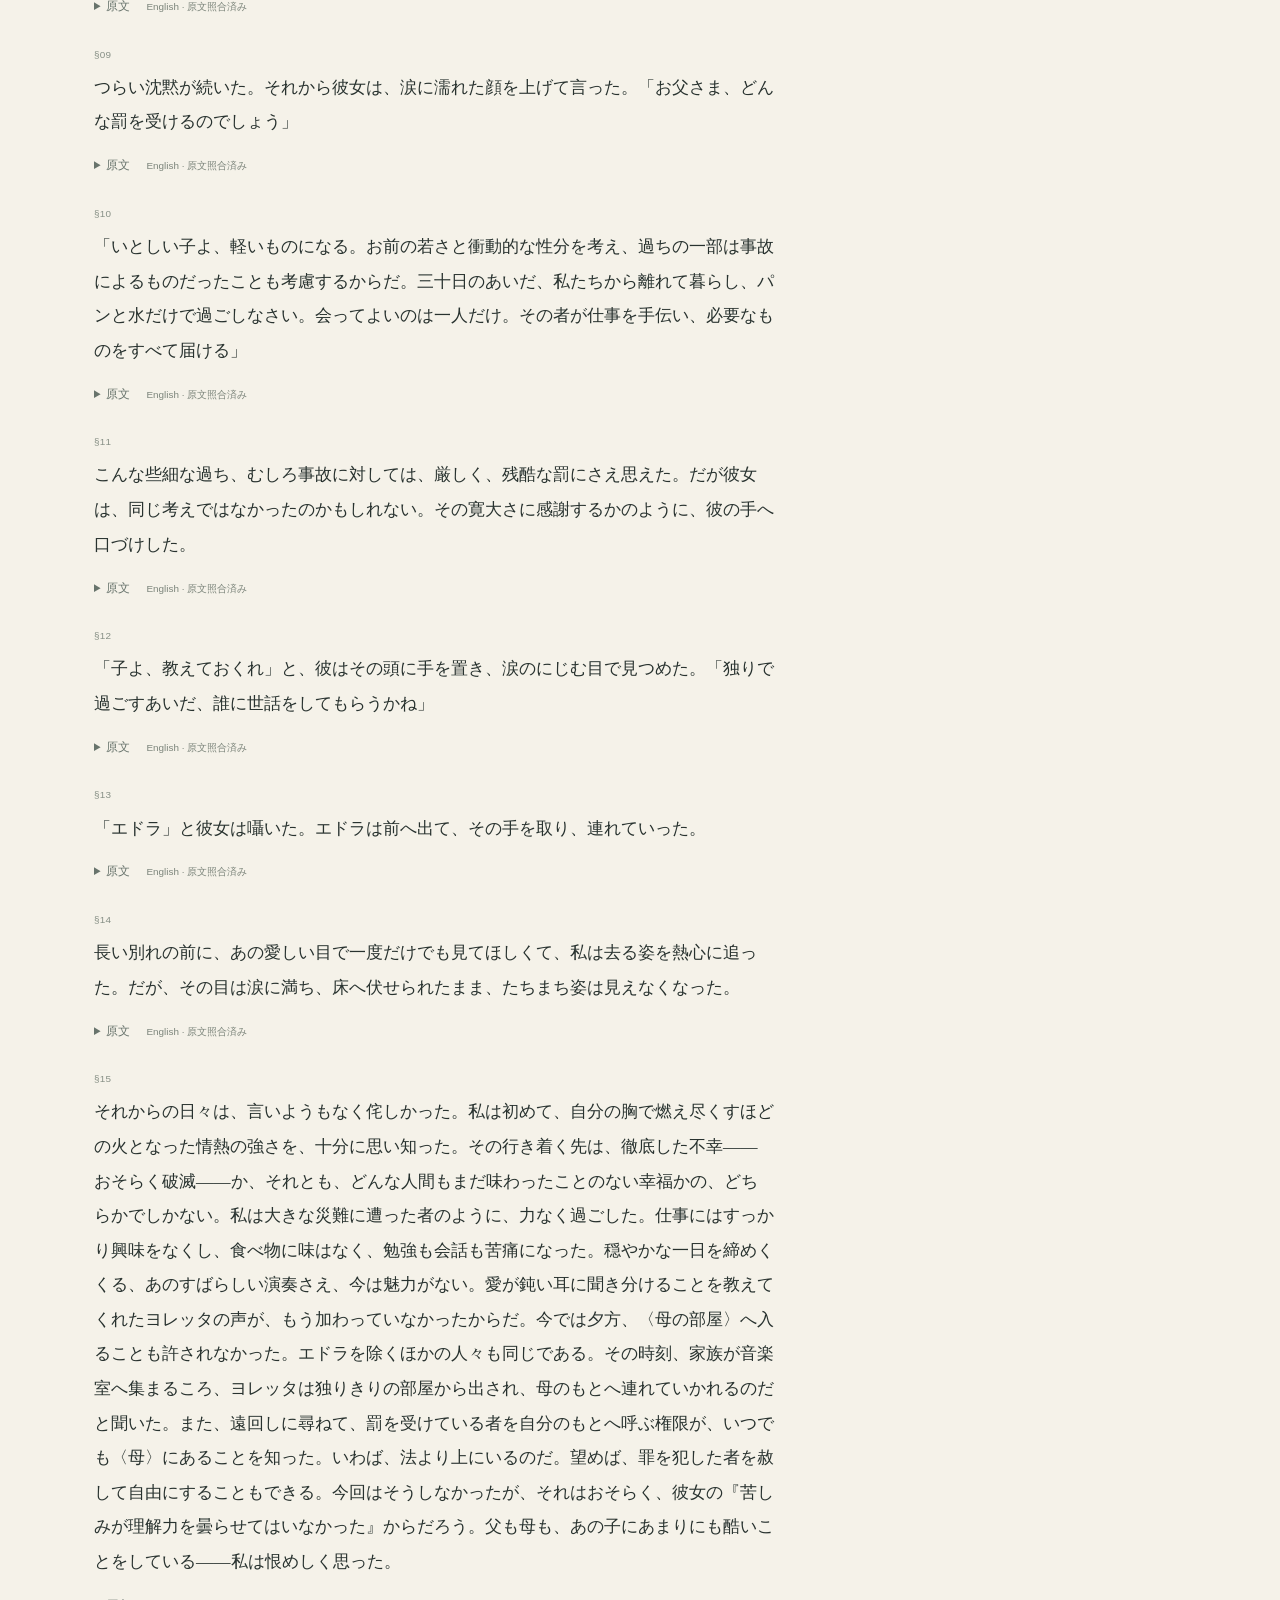
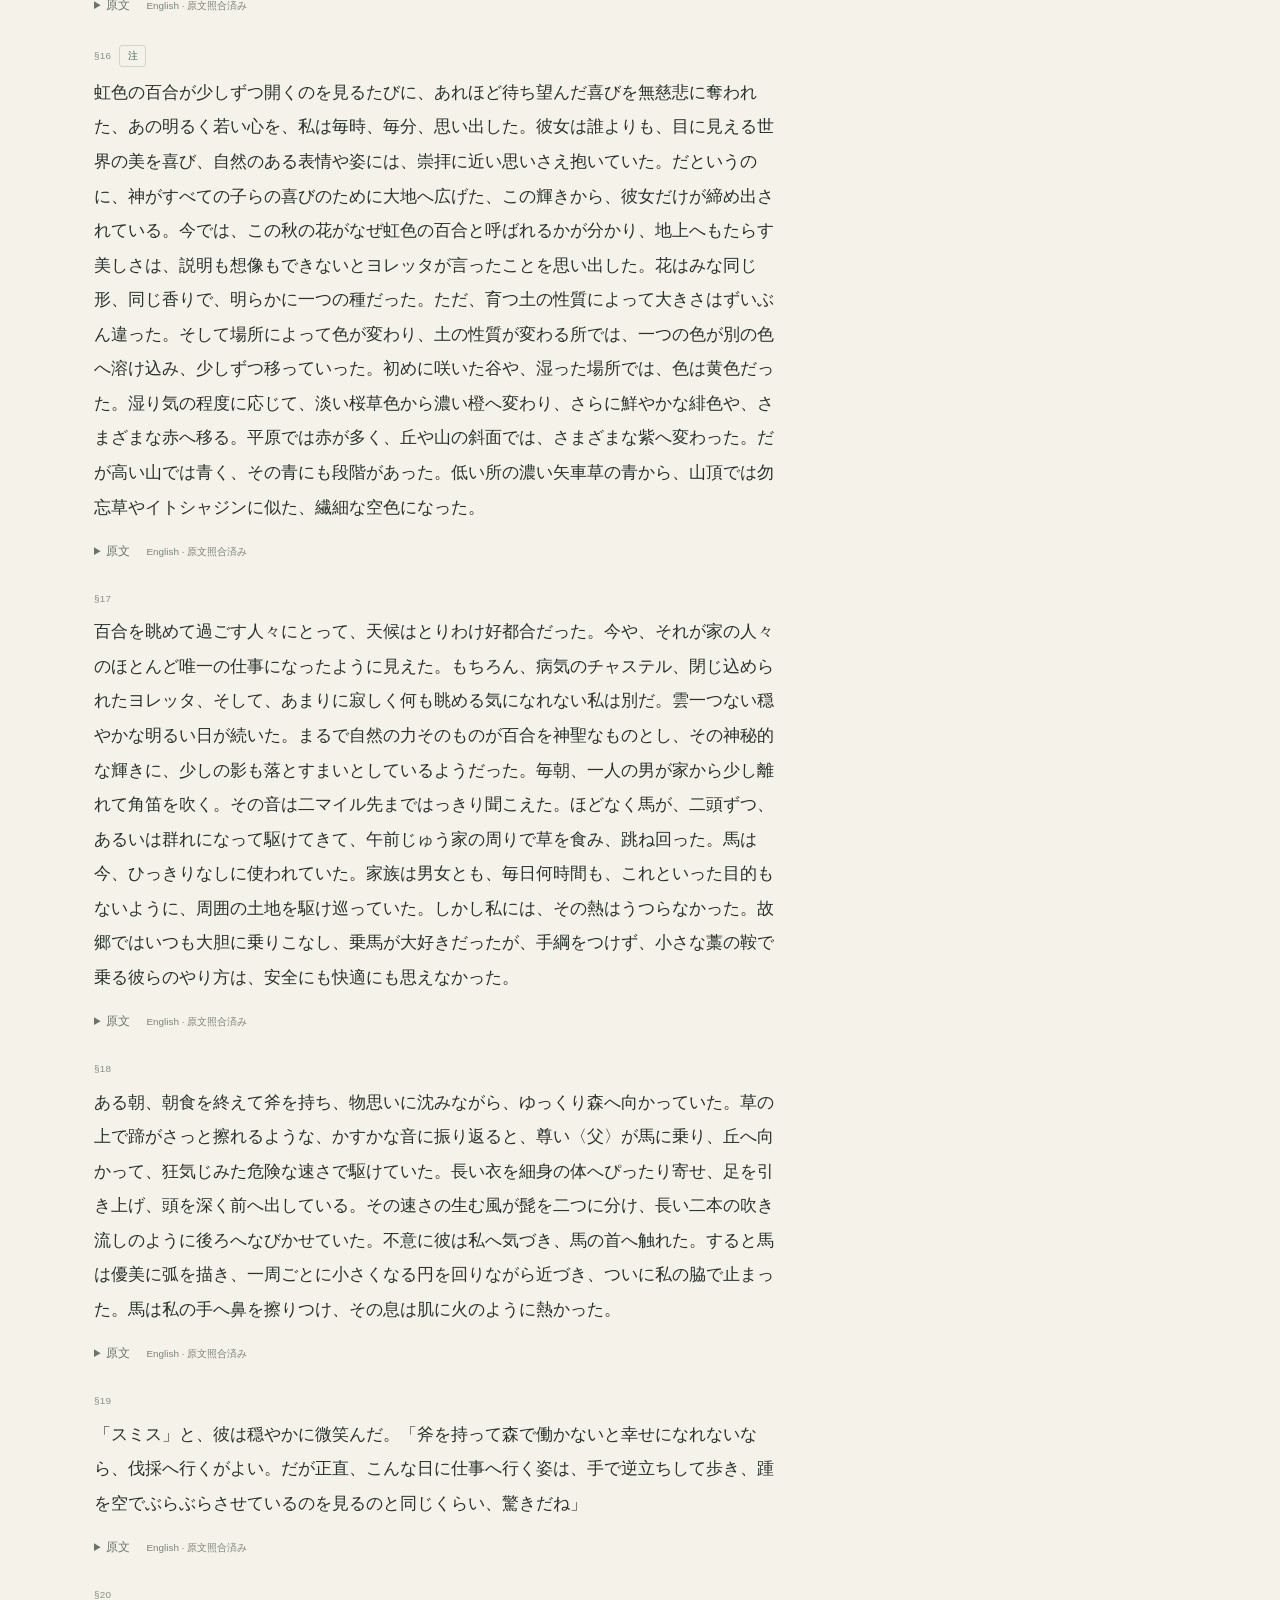
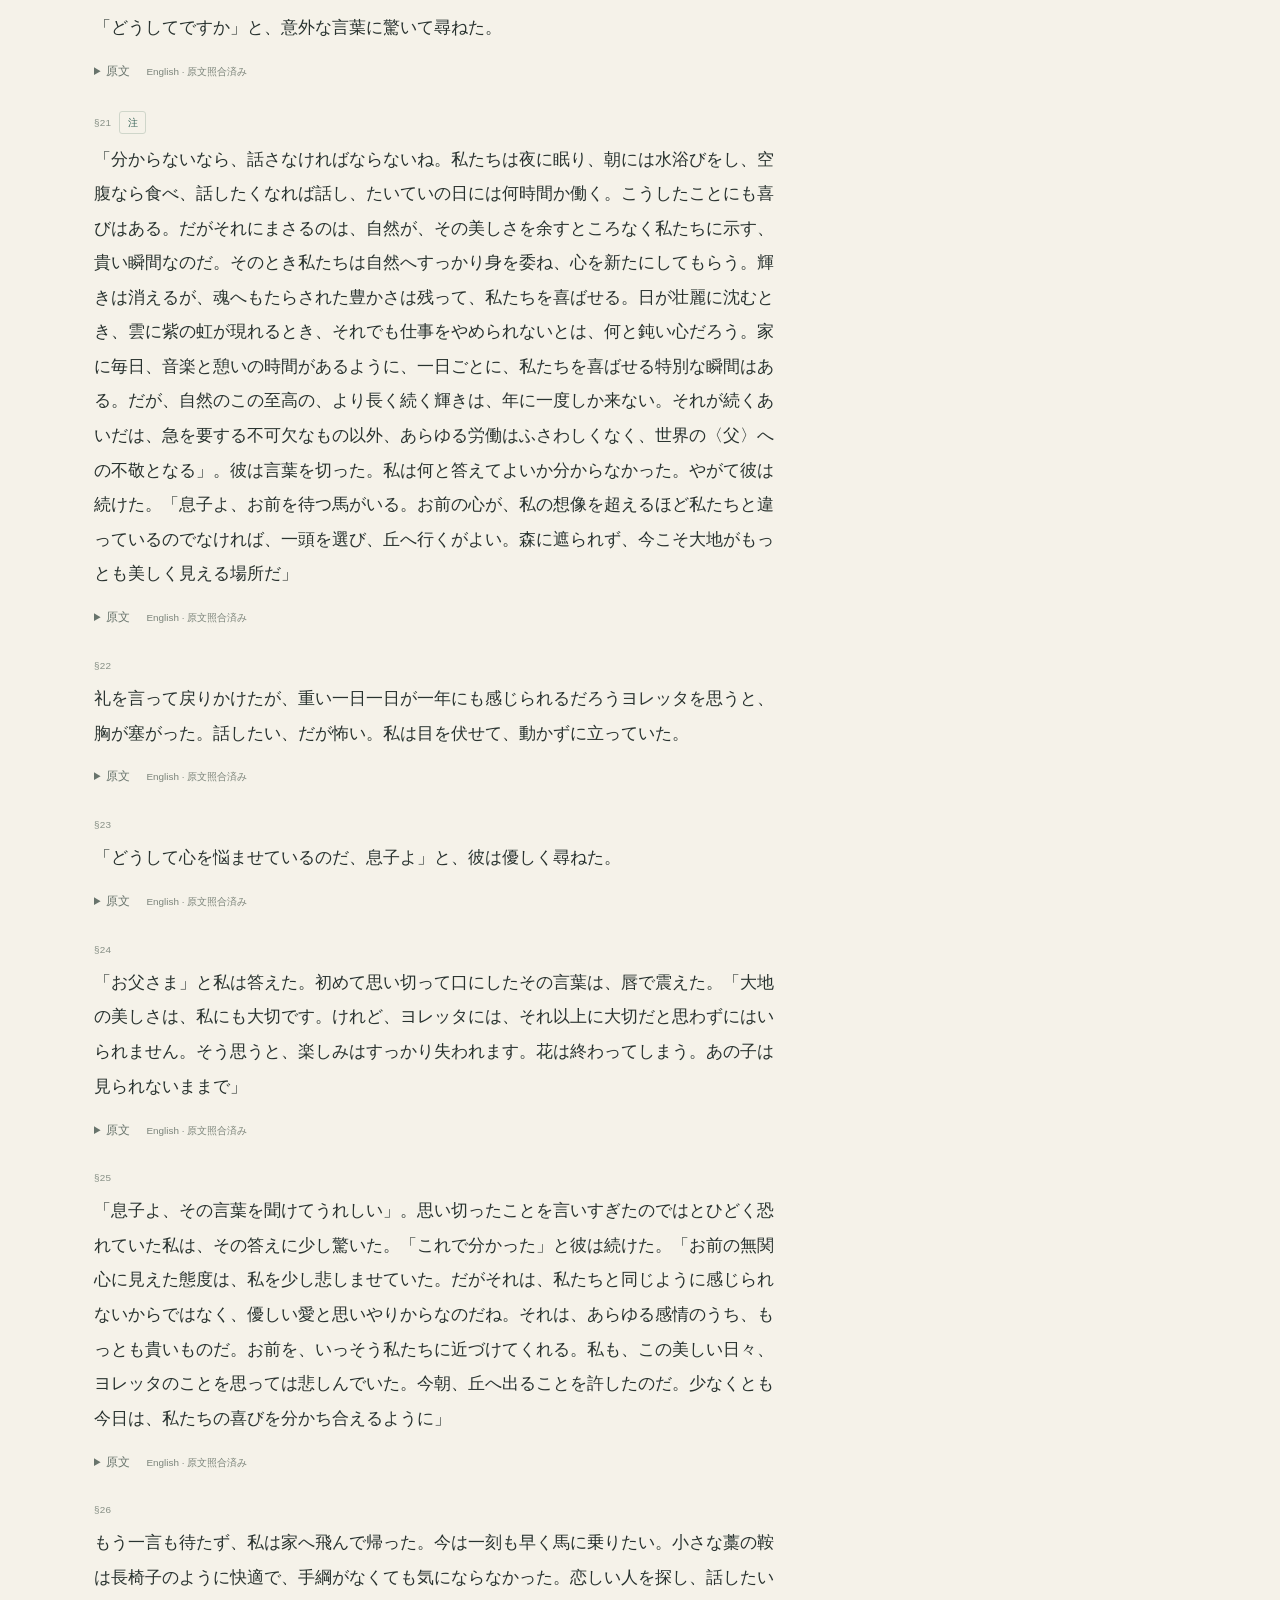
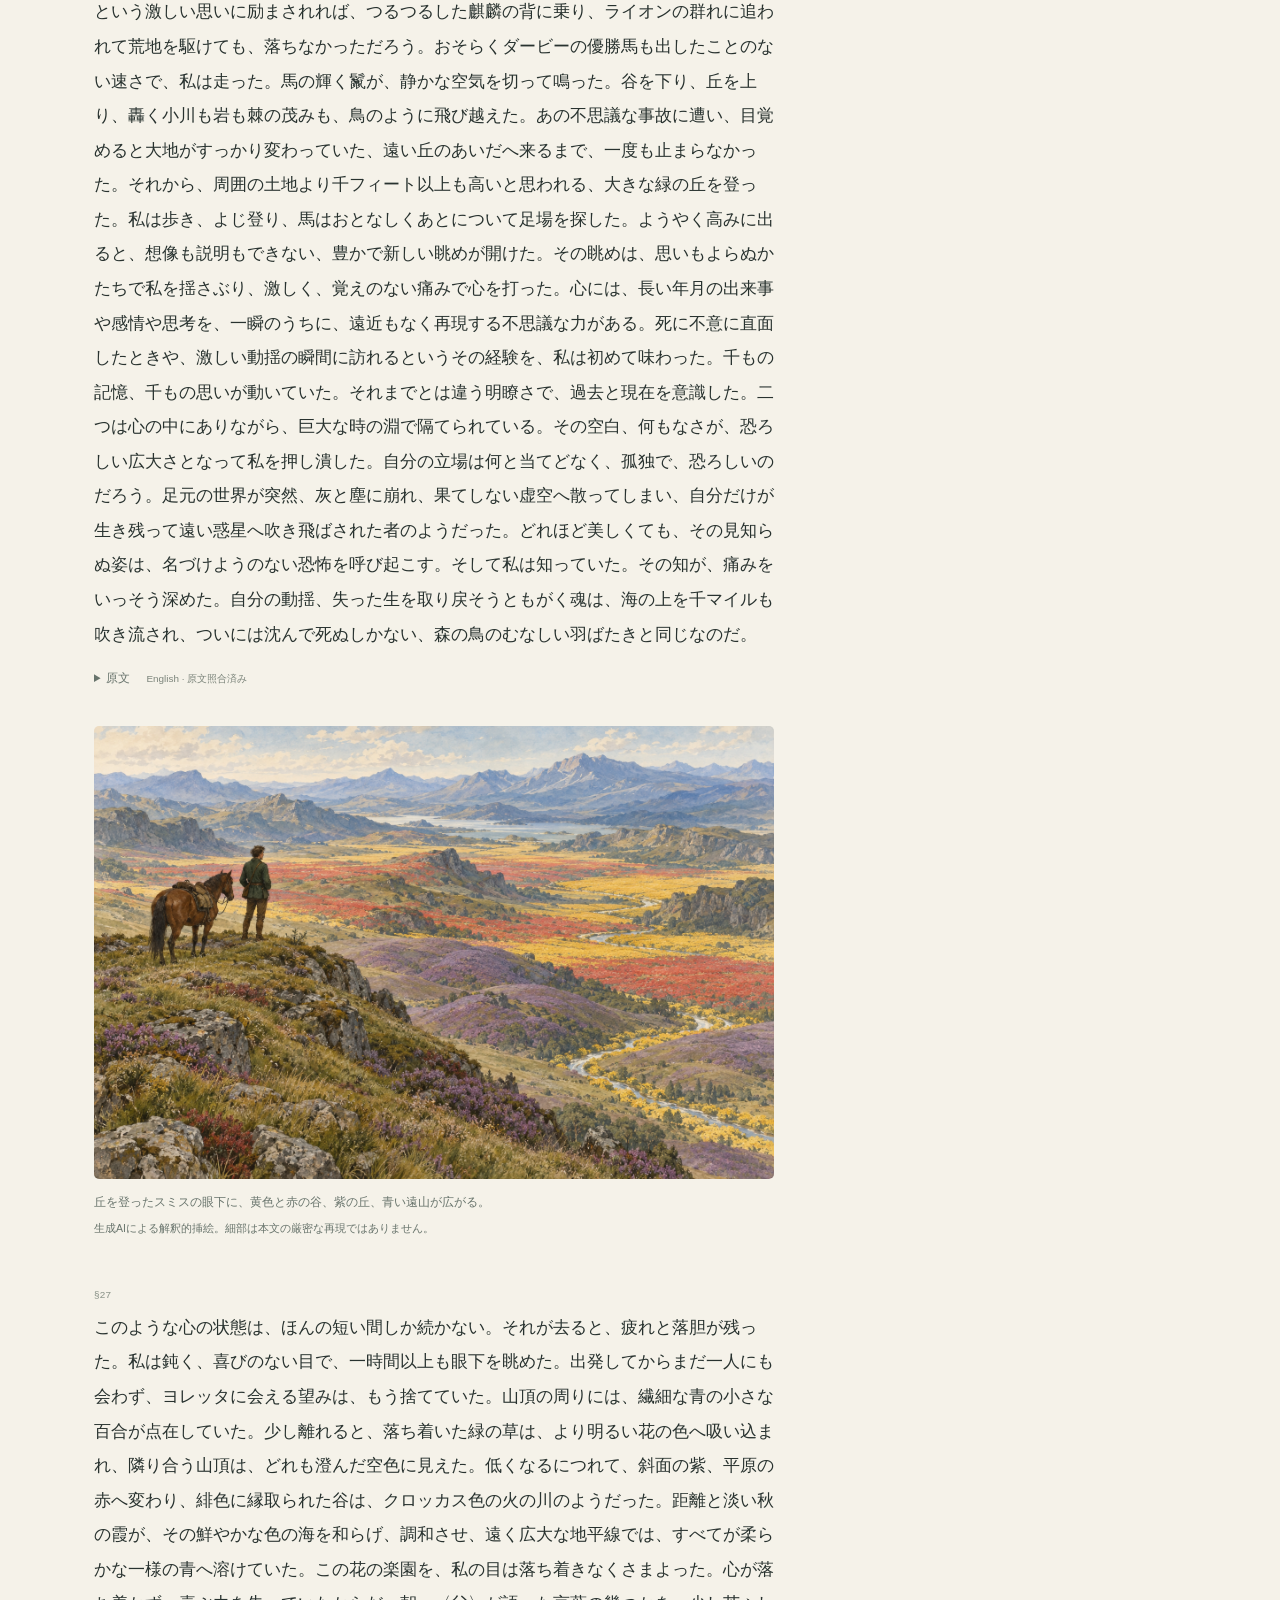
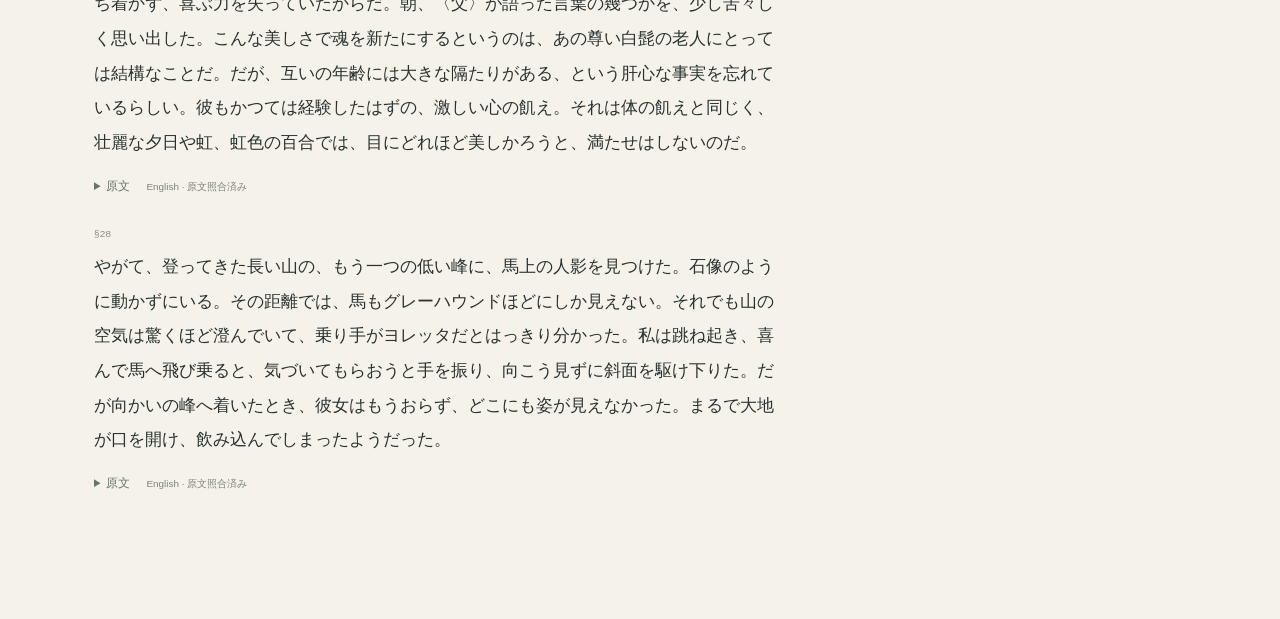
<file: readings/hudson/annotated-reader/chapter-14.html>
<!doctype html>
<html lang="ja"><head><meta charset="utf-8"><meta name="viewport" content="width=device-width,initial-scale=1">
<title>A Crystal Age｜第14章</title><link rel="stylesheet" href="reader.css"><script src="reader.js" defer></script><script>if(location.pathname.endsWith('/index.html')||location.pathname.endsWith('/')){const h=location.hash;const m=h.match(/^#(?:ca-0?(3|5|14)-|chapter-(3|5|14)$)/);if(m)location.replace('chapter-'+(m[1]||m[2]).padStart(2,'0')+'.html'+h);else if(h==='#characters')location.replace('characters.html#characters');}</script></head>
<body data-mode="ja"><div class="progress" aria-hidden="true"><span id="progress-bar"></span></div>
<header class="site-header"><a class="wordmark" href="index.html#top">A CRYSTAL AGE <span>読書稿</span></a>
<nav aria-label="読書ページ"><a href="characters.html">人物</a><a href="chapter-03.html">第3章</a><a href="chapter-05.html">第5章</a><a href="chapter-14.html" aria-current="page">第14章</a><a href="landscape.html">模式図</a></nav>
<label class="mode-label">表示 <select id="reading-mode"><option value="ja">日本語</option><option value="parallel">対訳</option><option value="en">英語</option></select></label></header>
<div class="reader-layout"><main id="reading-text"><section class="chapter" id="chapter-14"><div class="eyebrow">CHAPTER 14 · 全文</div><h2>第14章<br>摘まれない花、閉じ込められた娘</h2><p class="chapter-intro">室内の造花と戸外の生花、家の保存を優先する規律、自然を楽しむための休業。</p><p class="chapter-bridge">第6〜13章とのつながり：家で働き、言葉や習慣を学ぶスミスは、ヨレッタへ恋心を募らせる。しかし愛や年齢の理解は噛み合わない。病の女主人チャステルとの面会でも思いがすれ違い、川辺で気持ちを鎮めたあと、もう一度会いに行く。第14章は、その後の暮らしから始まる。</p><div class="chapter-facts"><span>原文 3,527語</span><span>混合窓率 35.5%</span><span><a href="chapter-14.html#ca-14-p003">rank 7 →</a></span></div><article class="passage " id="ca-14-p001" data-note-id=""><div class="passage-meta"><a href="chapter-14.html#ca-14-p001" class="paragraph-link">§01</a></div><div class="ja-text"><p>その日から、〈母の部屋〉へ入ることをたびたび許された。だが、恐れていたとおり、訪問によって、この家の女主人といっそう親しくなれるわけではなかった。確かに、彼女は私の過ちを忘れていた。私は子どもの一人として、ほかの者と等しく、分け隔てのない愛情を受けていた。足元に座り、その日の出来事や、見てきたことを話すことも、ときには細い白い手へ唇を触れることも許された。しかし、私たちを隔てる距離は忘れられなかった。最初の二度の面会で、彼女ははっきり教えていた。私に求められるのは、愛し、敬い、仕えることなのだ。それを越えて、信頼を得ようとしたり、考えの内へ入ろうとしたり、私の感情や願いを理解させようとしたりするのは、まったく思い上がりと見なされた。その結果、彼女を知る前より、私は幸せでなくなった。生来の明るく希望を抱きやすい性分には憂いが差し、目の前に漂って私を誘っていた、未来のこの上ない幸福の幻も、色あせ、ますます遠ざかって見え始めた。</p></div><details class="english"><summary>原文 <span>English · 原文照合済み</span></summary><p lang="en">FROM that day I was frequently allowed to enter the Mother&#x27;s Room, but, as I had feared, these visits failed to bring me into any closer relationship with the lady of the house. She had indeed forgotten my offence: I was one of her children, sharing equally with the others in her impartial affection, and privileged to sit at her feet to relate to her the incidents of the day, or describe all I had seen, and sometimes to touch her thin white hand with my lips. But the distance separating us was not forgotten. At the two first interviews she had taught me, once for all, that it was for me to love, honour, and serve her, and that anything beyond that — any attempt to win her confidence, to enter into her thoughts, or make her understand my feelings and aspirations— was regarded as pure presumption on my part. The result was that I was less happy than I had been before knowing her: my naturally buoyant and hopeful temper became tinged with melancholy, and that vision of exquisite bliss in the future, which had floated before me, luring me on, now began to look pale, and to seem further and further away.</p></details></article><article class="passage " id="ca-14-p002" data-note-id=""><div class="passage-meta"><a href="chapter-14.html#ca-14-p002" class="paragraph-link">§02</a></div><div class="ja-text"><p>ヨレッタとの散歩――そう呼べるとしてだが――のあと、私は虹色の百合を探し始めた。間もなく、至る所の草の下から、芽が出始めていることに気づいた。最初は湿った川の谷で見つけたが、ほどなく高い土地にも同じくらい多くなり、もっとも遅く芽を出す、不毛な石地にさえ現れた。ヨレッタがあれほど熱心に語った花に好奇心をそそられ、細長い蕾がゆっくり育つのを、毎日、待ちきれない思いで見守った。ついに森の湿った窪みで、開ききった一輪を見つけ、喜んだ。形はチューリップに似ているが、それより広く開き、色は鮮やかな橙黄だった。ほのかな繊細な香りがあり、厚い花びらには、独特の蝋のような艶があって、とても美しい。それでも少し失望した。虹色の百合という名と、ヨレッタの言葉から、幾色にも輝く、格別に美しい花を期待していたからだ。</p></div><details class="english"><summary>原文 <span>English · 原文照合済み</span></summary><p lang="en">After my walk with Yoletta — if it can be called a walk — I began to look out for the rainbow lilies, and soon discovered that everywhere under the grass they were beginning to sprout from the soil. At first I found them in the moist valley of the river, but very soon they were equally abundant on the higher lands, and even on barren, stony places, where they appeared latest. I felt very curious about these flowers, of which Yoletta had spoken so enthusiastically, and watched the slow growth of the long, slender buds from day to day with considerable impatience. At length, in a moist hollow of the forest, I was delighted to find the full-blown flower. In shape it resembled a tulip, but was more open, and the colour a most vivid orange yellow; it had a slight delicate perfume, and was very pretty, with a peculiar waxy gloss on the thick petals, still, I was rather disappointed, since the name of &quot; rainbow lily,&quot; and Yoletta&#x27;s words, had led me to expect a many-coloured flower of surpassing beauty.</p></details></article><article class="passage has-mix" id="ca-14-p003" data-note-id="living-flowers"><div class="passage-meta"><a href="chapter-14.html#ca-14-p003" class="paragraph-link">§03</a><button class="mix-ref" data-window="mix-07" aria-haspopup="dialog">mix · rank 7</button><button class="note-ref" data-note="living-flowers" aria-label="読書注：屋内の花は、花の表象だけ？" aria-controls="reading-note">注</button></div><div class="ja-text"><p>私は百合をそっと摘み、ヨレッタへ贈ろうと家へ持ち帰りかけた。だが不意に、彼女やほかの人々が花を手にしているのを見たのは、一度きりだったと思い出した。死者を葬っていたときである。誰も花を身につけず、家の中でも一輪として見たことがなかった。病のため部屋から出られないチャステルが、子どもたちの話を通して、自然の美しさや香りを余すところなく届けてもらうのを何より喜んでいた、あの部屋でさえも。家の中にある花といえば、本の彩飾に描かれた花、金属で作られた花、木に彫られた花、それにモザイクの中で、幾つもの鮮やかな色をまとい、永遠に咲き続ける石の花だけだった。葬儀のほかには花を摘んではならないという、何か迷信めいた考えがあるのではないか、と私は心配になった。不用意な振る舞いで人を不快にさせたくなかったので、百合を地面へ落とし、そのことは誰にも話さなかった。</p></div><details class="english"><summary>原文 <span>English · 原文照合済み</span></summary><p lang="en">I plucked the lily carefully, and was taking it home to present it to her, when all at once I remembered that only on one occasion had I seen flowers in her hand, and in the hands of the others, and that was when they were burying their dead. They never wore a flower, nor had I ever seen one in the house, not even in that room where Chastel was kept a prisoner by her malady, and where her greatest delight was to have nature in all its beauty and fragrance brought <mark>to her in the conversation of her children. The only flowers in the house were in their illuminations, and those wrought in metal and carved in wood, and the immortal, stony flowers of many brilliant hues in their mosaics. I began to fear that there was some superstition which made</mark> it seem wrong to them to gather flowers, except for funeral ceremonies, and afraid of offending from want of thought, I dropped the lily on the ground, and said nothing about it to any one.</p></details></article><article class="passage " id="ca-14-p004" data-note-id=""><div class="passage-meta"><a href="chapter-14.html#ca-14-p004" class="paragraph-link">§04</a></div><div class="ja-text"><p>ほかの百合の開花を見つけないうちに、思いがけない悲しみが訪れた。ある午後、畑から戻って着替えると、私は裁きの広間へ連れていかれた。また気づかずに悪いことをしたのだ、と即座に思い込んだ。だが、あの居心地の悪い部屋へ着くと、そうではないと分かった。集まった人々を見回して、ヨレッタのいないことに気づき、胸が沈んだ。最初の思い込みが正しかったなら、とさえ思った。〈父〉が座る前の、大きな石の卓に、二つ折り判の本が開かれていた。その頁は、上部と内側の余白だけに彩飾があった。上の彩色部分が破れ、その裂け目は頁の中央あたりまで延びていた。</p></div><details class="english"><summary>原文 <span>English · 原文照合済み</span></summary><p lang="en">Then, before any more open lilies were found, an unexpected sorrow came to me. After changing my dress on returning from the fields one afternoon, I was taken to the hall of judgment, and at once jumped to the conclusion that I had again unwittingly fallen into disgrace; but on arriving at that uncomfortable apartment I perceived that this was not the case. Looking round at the assembled company I missed Yoletta, and my heart sank in me, and I even wished that my first impression had proved correct. On the great stone table, before which the father was seated, lay an open folio, the leaf displayed being only illuminated at the top and inner margin; the coloured part at the top I noticed was torn, the rent extending down to about the middle of the page.</p></details></article><article class="passage " id="ca-14-p005" data-note-id=""><div class="passage-meta"><a href="chapter-14.html#ca-14-p005" class="paragraph-link">§05</a></div><div class="ja-text"><p>やがて、恋しい娘が現れた。目には涙、顔には赤みがあった。急いで〈父〉の前へ進み、うつむいて立った。</p></div><details class="english"><summary>原文 <span>English · 原文照合済み</span></summary><p lang="en">Presently the dear girl appeared, with tearful eyes and flushed face, and advancing hurriedly to the father, she stood before him with downcast eyes.</p></details></article><article class="passage " id="ca-14-p006" data-note-id=""><div class="passage-meta"><a href="chapter-14.html#ca-14-p006" class="paragraph-link">§06</a></div><div class="ja-text"><p>「娘よ、どうして、どのようにこんなことをしたのか、話しなさい」と、彼は開いた本を指して尋ねた。</p></div><details class="english"><summary>原文 <span>English · 原文照合済み</span></summary><p lang="en">&quot;My daughter, tell me how and why you did this? &quot; he demanded, pointing to the open volume.</p></details></article><article class="passage " id="ca-14-p007" data-note-id=""><div class="passage-meta"><a href="chapter-14.html#ca-14-p007" class="paragraph-link">§07</a></div><div class="ja-text"><p>「お父さま、ここを見てください」と、彼女は半ばすすり泣きながら、彩色された余白の下端を指で触れた。「どんなに色がよくないか、分かるでしょう。三日も直したり、塗り直したりしたのに、まだ気に入らなかったのです。それで急に腹が立って、本を押しやりました。台から滑り落ちそうになったので、落とすまいと頁をつかんだら、本の重さで破れてしまいました。ああ、お父さま、許してくださいますか」</p></div><details class="english"><summary>原文 <span>English · 原文照合済み</span></summary><p lang="en">&quot; Oh, father, look at this,&quot; she returned, half-sobbing, and touching the lower end of the coloured margin with her finger. &quot; Do you see how badly it is coloured? And I had spent three days in altering and retouching it, and still it displeased me. Then, in sudden anger, I pushed the book from me, and seeing it slipping from the stand I caught the leaf to prevent it from falling, and it was torn by the weight of the book. Oh, dear father, will you forgive me? &quot;</p></details></article><article class="passage " id="ca-14-p008" data-note-id="discipline"><div class="passage-meta"><a href="chapter-14.html#ca-14-p008" class="paragraph-link">§08</a><button class="note-ref" data-note="discipline" aria-label="読書注：永続する家と、傷つく個人" aria-controls="reading-note">注</button></div><div class="ja-text"><p>「許す、だって、娘よ。お前を罰することが、どれほど私の心を痛めるか分からないのか。だが、この家に対する過ちは、どうして許せよう。世代から世代へ、私たちに不利な証拠として残るものを。私たちはいなくなるが、家は残る。そこへ書き残したものも、善であれ悪であれ、永遠に残る。思いやりのない言葉は悪い。思いやりのない行為は、それより悪い。だが悔い改めれば、許し、忘れることもできる。家に与えた傷は、忘れることができない。それは、その場に残り続ける石の傷であり、水で洗っても落ちない、粗く不調和な色なのだ。娘よ、この家の長い生涯のあいだに、まだ生まれていないどれほど多くの人が、この本の頁をめくるか考えなさい。そして、ここへ来て、このひどい傷に心を損なうのだ。今の世代の私たちが永遠に生きるのであれば、罰と戒めとして、この頁に『ヨレッタが怒って破った』と記すこともできる。だが私たちは去り、後の世代にとっては、何者でもなくなる。ヨレッタの名が、家に対してした過ちのために記憶され、家のためにした善いことはすべて忘れられるのは、正しくないのだ」</p></div><details class="english"><summary>原文 <span>English · 原文照合済み</span></summary><p lang="en">&quot; Forgive you, my daughter? Do you not know how it grieves my heart to punish you; but how can this offence to the house be forgiven, which must stand in evidence against us from generation to generation? For we cease to be, but the house remains; and the writing we leave on it, whether it be good or evil, that too remains for ever. An unkind word is an evil thing, an unkind deed a worse, but when these are repented they may be forgiven and forgotten. But an injury done to the house cannot be forgotten, for it is the flaw in the stone that keeps its place, the crude, inharmonious colour which cannot be washed out with water. Consider, my daughter, in the long life of the house, how many unborn men will turn the leaves of this book, and coming to this leaf will be offended at so grievous a disfigurement! If we of this generation were destined to live for ever, then it might be written on this page for a punishment and warning: &#x27; Yoletta tore it in her anger.&#x27; But we must pass away and be nothing to succeeding generations, and it would not be right that Yoletta&#x27;s name should be remembered for the wrong she did to the house, and all she did for its good forgotten.&quot;</p></details></article><article class="passage " id="ca-14-p009" data-note-id=""><div class="passage-meta"><a href="chapter-14.html#ca-14-p009" class="paragraph-link">§09</a></div><div class="ja-text"><p>つらい沈黙が続いた。それから彼女は、涙に濡れた顔を上げて言った。「お父さま、どんな罰を受けるのでしょう」</p></div><details class="english"><summary>原文 <span>English · 原文照合済み</span></summary><p lang="en">A painful silence ensued, then, lifting her tear-stained face, she said: Oh father, what must my punishment be? &quot;</p></details></article><article class="passage " id="ca-14-p010" data-note-id=""><div class="passage-meta"><a href="chapter-14.html#ca-14-p010" class="paragraph-link">§10</a></div><div class="ja-text"><p>「いとしい子よ、軽いものになる。お前の若さと衝動的な性分を考え、過ちの一部は事故によるものだったことも考慮するからだ。三十日のあいだ、私たちから離れて暮らし、パンと水だけで過ごしなさい。会ってよいのは一人だけ。その者が仕事を手伝い、必要なものをすべて届ける」</p></div><details class="english"><summary>原文 <span>English · 原文照合済み</span></summary><p lang="en">&quot; Dear child, it will be a light one, for we consider your youth and impulsive nature, and also that the wrong you did was partly the result of accident. For thirty days you must live apart from us, subsisting on bread and water, and holding intercourse with one person only, who will assist you with your work and provide you with all things necessary.&quot;</p></details></article><article class="passage " id="ca-14-p011" data-note-id=""><div class="passage-meta"><a href="chapter-14.html#ca-14-p011" class="paragraph-link">§11</a></div><div class="ja-text"><p>こんな些細な過ち、むしろ事故に対しては、厳しく、残酷な罰にさえ思えた。だが彼女は、同じ考えではなかったのかもしれない。その寛大さに感謝するかのように、彼の手へ口づけした。</p></div><details class="english"><summary>原文 <span>English · 原文照合済み</span></summary><p lang="en">This seemed to me a harsh, even a cruel punishment for so trivial an offence, or accident, rather; but she was not perhaps of the same mind, for she kissed his hand, as if in gratitude for his leniency.</p></details></article><article class="passage " id="ca-14-p012" data-note-id=""><div class="passage-meta"><a href="chapter-14.html#ca-14-p012" class="paragraph-link">§12</a></div><div class="ja-text"><p>「子よ、教えておくれ」と、彼はその頭に手を置き、涙のにじむ目で見つめた。「独りで過ごすあいだ、誰に世話をしてもらうかね」</p></div><details class="english"><summary>原文 <span>English · 原文照合済み</span></summary><p lang="en">&quot; Tell me, child,&quot; he said, putting his hand on her head, and regarding her with misty eyes, &quot; who shall attend you in your seclusion? &quot;</p></details></article><article class="passage " id="ca-14-p013" data-note-id=""><div class="passage-meta"><a href="chapter-14.html#ca-14-p013" class="paragraph-link">§13</a></div><div class="ja-text"><p>「エドラ」と彼女は囁いた。エドラは前へ出て、その手を取り、連れていった。</p></div><details class="english"><summary>原文 <span>English · 原文照合済み</span></summary><p lang="en">&quot; Edra,&quot; she murmured; and the other, coming forward, took her by the hand and led her away.</p></details></article><article class="passage " id="ca-14-p014" data-note-id=""><div class="passage-meta"><a href="chapter-14.html#ca-14-p014" class="paragraph-link">§14</a></div><div class="ja-text"><p>長い別れの前に、あの愛しい目で一度だけでも見てほしくて、私は去る姿を熱心に追った。だが、その目は涙に満ち、床へ伏せられたまま、たちまち姿は見えなくなった。</p></div><details class="english"><summary>原文 <span>English · 原文照合済み</span></summary><p lang="en">I gazed eagerly after her as she retired, hungering for one look from her dear eyes before that long separation; but they were filled with tears and bent on the floor, and in a moment she was gone from sight.</p></details></article><article class="passage " id="ca-14-p015" data-note-id=""><div class="passage-meta"><a href="chapter-14.html#ca-14-p015" class="paragraph-link">§15</a></div><div class="ja-text"><p>それからの日々は、言いようもなく侘しかった。私は初めて、自分の胸で燃え尽くすほどの火となった情熱の強さを、十分に思い知った。その行き着く先は、徹底した不幸――おそらく破滅――か、それとも、どんな人間もまだ味わったことのない幸福かの、どちらかでしかない。私は大きな災難に遭った者のように、力なく過ごした。仕事にはすっかり興味をなくし、食べ物に味はなく、勉強も会話も苦痛になった。穏やかな一日を締めくくる、あのすばらしい演奏さえ、今は魅力がない。愛が鈍い耳に聞き分けることを教えてくれたヨレッタの声が、もう加わっていなかったからだ。今では夕方、〈母の部屋〉へ入ることも許されなかった。エドラを除くほかの人々も同じである。その時刻、家族が音楽室へ集まるころ、ヨレッタは独りきりの部屋から出され、母のもとへ連れていかれるのだと聞いた。また、遠回しに尋ねて、罰を受けている者を自分のもとへ呼ぶ権限が、いつでも〈母〉にあることを知った。いわば、法より上にいるのだ。望めば、罪を犯した者を赦して自由にすることもできる。今回はそうしなかったが、それはおそらく、彼女の『苦しみが理解力を曇らせてはいなかった』からだろう。父も母も、あの子にあまりにも酷いことをしている――私は恨めしく思った。</p></div><details class="english"><summary>原文 <span>English · 原文照合済み</span></summary><p lang="en">The succeeding days were to me dreary beyond description. For the first time I became fully conscious of the strength of a passion which had now become a consuming fire in my breast, and could only end in utter misery — perhaps in destruction — or else in a degree of happiness no mortal had ever tasted before. I went about listlessly, like one on whom some heavy calamity has fallen: all interest in my work was lost; my food seemed tasteless; study and conversation had become a weariness; even in those divine concerts, which fitly brought each tranquil day to its close, there was no charm now, since Yoletta&#x27;s voice, which love had taught my dull ear to distinguish, no longer had any part in it. I was not allowed to enter the Mother&#x27;s Room of an evening now, and the exclusion extended also to the others, Edra only excepted; for at this hour, when it was customary for the family to gather in the music-room, Yoletta was taken from her lonely chamber to be with her mother. This was told me, and I also elicited, by means of some roundabout questioning, that it was always in the mother&#x27;s power to have any person undergoing punishment taken to her, she being, as it were, above the law. She could even pardon a delinquent and set him free if she felt so minded, although in this case she had not chosen to exercise her prerogative, probably because her &quot; sufferings had not clouded her understanding.&quot; They were treating her very hardly — father and mother both — I thought in my bitterness.</p></details></article><article class="passage " id="ca-14-p016" data-note-id="rainbow-lilies"><div class="passage-meta"><a href="chapter-14.html#ca-14-p016" class="paragraph-link">§16</a><button class="note-ref" data-note="rainbow-lilies" aria-label="読書注：虹色の百合と土壌の違い" aria-controls="reading-note">注</button></div><div class="ja-text"><p>虹色の百合が少しずつ開くのを見るたびに、あれほど待ち望んだ喜びを無慈悲に奪われた、あの明るく若い心を、私は毎時、毎分、思い出した。彼女は誰よりも、目に見える世界の美を喜び、自然のある表情や姿には、崇拝に近い思いさえ抱いていた。だというのに、神がすべての子らの喜びのために大地へ広げた、この輝きから、彼女だけが締め出されている。今では、この秋の花がなぜ虹色の百合と呼ばれるかが分かり、地上へもたらす美しさは、説明も想像もできないとヨレッタが言ったことを思い出した。花はみな同じ形、同じ香りで、明らかに一つの種だった。ただ、育つ土の性質によって大きさはずいぶん違った。そして場所によって色が変わり、土の性質が変わる所では、一つの色が別の色へ溶け込み、少しずつ移っていった。初めに咲いた谷や、湿った場所では、色は黄色だった。湿り気の程度に応じて、淡い桜草色から濃い橙へ変わり、さらに鮮やかな緋色や、さまざまな赤へ移る。平原では赤が多く、丘や山の斜面では、さまざまな紫へ変わった。だが高い山では青く、その青にも段階があった。低い所の濃い矢車草の青から、山頂では勿忘草やイトシャジンに似た、繊細な空色になった。</p></div><details class="english"><summary>原文 <span>English · 原文照合済み</span></summary><p lang="en">The gradual opening of the rainbow lilies served only to remind me every hour and every minute of that bright young spirit thus harshly deprived of the pleasure she had so eagerly anticipated. She, above them all, rejoiced in the beauty of this visible world, regarding nature in some of its moods and aspects with a feeling almost bordering on adoration; but, alas! she alone was shut out from this glory which God had spread over the earth for the delight of all his children. Now I knew why these autumnal flowers were called rainbow lilies, and remembered how Yoletta had told me that they gave a beauty to the earth which could not be described or imagined. The flowers were all undoubtedly of one species, having the same shape and perfume, although varying greatly in size, according to the nature of the soil on which they grew. But in different situations they varied in colour, one colour blending with, or passing by degrees into another, wherever the soil altered its character. Along the valleys, where they first began to bloom, and in all moist situations, the hue was yellow, varying, according to the amount of moisture in different places, from pale primrose to deep orange, this passing again into vivid scarlet and reds of many shades. On the plains the reds prevailed, changing into various purples on hills and mountain slopes; but high on the mountains the colour was blue; and this also had many gradations, from the lower deep cornflower blue to a delicate azure on the summits, resembling that of the forget-me-not and hairbell.</p></details></article><article class="passage " id="ca-14-p017" data-note-id=""><div class="passage-meta"><a href="chapter-14.html#ca-14-p017" class="paragraph-link">§17</a></div><div class="ja-text"><p>百合を眺めて過ごす人々にとって、天候はとりわけ好都合だった。今や、それが家の人々のほとんど唯一の仕事になったように見えた。もちろん、病気のチャステル、閉じ込められたヨレッタ、そして、あまりに寂しく何も眺める気になれない私は別だ。雲一つない穏やかな明るい日が続いた。まるで自然の力そのものが百合を神聖なものとし、その神秘的な輝きに、少しの影も落とすまいとしているようだった。毎朝、一人の男が家から少し離れて角笛を吹く。その音は二マイル先まではっきり聞こえた。ほどなく馬が、二頭ずつ、あるいは群れになって駆けてきて、午前じゅう家の周りで草を食み、跳ね回った。馬は今、ひっきりなしに使われていた。家族は男女とも、毎日何時間も、これといった目的もないように、周囲の土地を駆け巡っていた。しかし私には、その熱はうつらなかった。故郷ではいつも大胆に乗りこなし、乗馬が大好きだったが、手綱をつけず、小さな藁の鞍で乗る彼らのやり方は、安全にも快適にも思えなかった。</p></div><details class="english"><summary>原文 <span>English · 原文照合済み</span></summary><p lang="en">The weather proved singularly favourable to those who spent their time in admiring the lilies, and this now seemed to be almost the only occupation of the inmates, excepting, of course, sick Chastel, imprisoned Yoletta, and myself — I being too forlorn to admire anything. Calm, bright days without a cloud succeeded each other, as if the very elements held the lilies sacred and ventured not to cast any shadow over their mystic splendour. Each morning one of the men would go out some distance from the house and blow on a horn, which could be heard distinctly two miles away; and presently a number of horses, in couples and troops, would come galloping in, after which they would remain all the morning grazing and gambolling about the house. These horses were now in constant requisition, all the members of the family, male and female, spending several hours every day in careering over the surrounding country, o seemingly without any particular object. Tl contagion did not affect me, however, for, although I had always been a bold rider (in my own country), and excessively fond of horseback exercise, their fashion of riding without bridles, and on diminutive straw saddles, seemed to me neither safe nor pleasant.</p></details></article><article class="passage " id="ca-14-p018" data-note-id=""><div class="passage-meta"><a href="chapter-14.html#ca-14-p018" class="paragraph-link">§18</a></div><div class="ja-text"><p>ある朝、朝食を終えて斧を持ち、物思いに沈みながら、ゆっくり森へ向かっていた。草の上で蹄がさっと擦れるような、かすかな音に振り返ると、尊い〈父〉が馬に乗り、丘へ向かって、狂気じみた危険な速さで駆けていた。長い衣を細身の体へぴったり寄せ、足を引き上げ、頭を深く前へ出している。その速さの生む風が髭を二つに分け、長い二本の吹き流しのように後ろへなびかせていた。不意に彼は私へ気づき、馬の首へ触れた。すると馬は優美に弧を描き、一周ごとに小さくなる円を回りながら近づき、ついに私の脇で止まった。馬は私の手へ鼻を擦りつけ、その息は肌に火のように熱かった。</p></div><details class="english"><summary>原文 <span>English · 原文照合済み</span></summary><p lang="en">One morning, after breakfasting, I took my axe, and was proceeding slowly, immersed in thought, to the forest, when hearing a slight swishing sound of hoofs on the grass, I turned and beheld the venerable father, mounted on his charger, and rushing away towards the hills at an insanely break -neck pace. His long garment was gathered tightly round his spare form, his feet drawn up and his head bent far forward, while the wind of his speed divided his beard, which flew out in two long streamers behind. All at once he caught sight of me, and, touching the animal&#x27;s neck, swept gracefully round in narrowing circles, each circle bringing him nearer, until he came to a stand at my side; then his horse began rubbing his nose on my hand, its breath feeling like fire on my skin.</p></details></article><article class="passage " id="ca-14-p019" data-note-id=""><div class="passage-meta"><a href="chapter-14.html#ca-14-p019" class="paragraph-link">§19</a></div><div class="ja-text"><p>「スミス」と、彼は穏やかに微笑んだ。「斧を持って森で働かないと幸せになれないなら、伐採へ行くがよい。だが正直、こんな日に仕事へ行く姿は、手で逆立ちして歩き、踵を空でぶらぶらさせているのを見るのと同じくらい、驚きだね」</p></div><details class="english"><summary>原文 <span>English · 原文照合済み</span></summary><p lang="en">&quot;Smith,&quot; said he, with a grave smile, &quot;if you cannot be happy unless you are labouring in the forest with your axe, you must proceed with your wood-cutting; but I confess it surprises me as much to see you going to work on a day like this, as it would to see you walking inverted on your hands, and dangling your heels in the air.&quot;</p></details></article><article class="passage " id="ca-14-p020" data-note-id=""><div class="passage-meta"><a href="chapter-14.html#ca-14-p020" class="paragraph-link">§20</a></div><div class="ja-text"><p>「どうしてですか」と、意外な言葉に驚いて尋ねた。</p></div><details class="english"><summary>原文 <span>English · 原文照合済み</span></summary><p lang="en">&quot; Why?&quot; said I, surprised at this speech.</p></details></article><article class="passage " id="ca-14-p021" data-note-id="suspend-labour"><div class="passage-meta"><a href="chapter-14.html#ca-14-p021" class="paragraph-link">§21</a><button class="note-ref" data-note="suspend-labour" aria-label="読書注：自然の時間に合わせて仕事を休む" aria-controls="reading-note">注</button></div><div class="ja-text"><p>「分からないなら、話さなければならないね。私たちは夜に眠り、朝には水浴びをし、空腹なら食べ、話したくなれば話し、たいていの日には何時間か働く。こうしたことにも喜びはある。だがそれにまさるのは、自然が、その美しさを余すところなく私たちに示す、貴い瞬間なのだ。そのとき私たちは自然へすっかり身を委ね、心を新たにしてもらう。輝きは消えるが、魂へもたらされた豊かさは残って、私たちを喜ばせる。日が壮麗に沈むとき、雲に紫の虹が現れるとき、それでも仕事をやめられないとは、何と鈍い心だろう。家に毎日、音楽と憩いの時間があるように、一日ごとに、私たちを喜ばせる特別な瞬間はある。だが、自然のこの至高の、より長く続く輝きは、年に一度しか来ない。それが続くあいだは、急を要する不可欠なもの以外、あらゆる労働はふさわしくなく、世界の〈父〉への不敬となる」。彼は言葉を切った。私は何と答えてよいか分からなかった。やがて彼は続けた。「息子よ、お前を待つ馬がいる。お前の心が、私の想像を超えるほど私たちと違っているのでなければ、一頭を選び、丘へ行くがよい。森に遮られず、今こそ大地がもっとも美しく見える場所だ」</p></div><details class="english"><summary>原文 <span>English · 原文照合済み</span></summary><p lang="en">&quot;If you do not know I must tell you. At night we sleep; in the morning we bathe; we eat when we are hungry, converse when we feel inclined, and on most days labour a certain number of hours. But more than these things, which have a certain amount of pleasure in them, are the precious moments when nature reveals herself to us in all her beauty. We give ourselves wholly to her then, and she refreshes us; the splendour fades, but the wealth it brings to the soul remains to gladden us. That must be a dull spirit that cannot suspend its toil when the sun is setting in glory, or the violet rainbow appears on the cloud. Every day brings its special moments to gladden us, just as we have in the house every day our time of melody and recreation. But this supreme more enduring glory of nature comes only once every year; and while it lasts, all labour, except that which is pressing and necessary, is unseemly, and an offence to the Father of the world.&quot; He paused, but I did not know what to say in reply, and presently he resumed: &quot; My son, there are horses waiting for you, and unless you are more unlike us in mind than I ever imagined, you will now take one and ride to the hills, where, owing to the absence of forests, the earth can now be seen at its best.&quot;</p></details></article><article class="passage " id="ca-14-p022" data-note-id=""><div class="passage-meta"><a href="chapter-14.html#ca-14-p022" class="paragraph-link">§22</a></div><div class="ja-text"><p>礼を言って戻りかけたが、重い一日一日が一年にも感じられるだろうヨレッタを思うと、胸が塞がった。話したい、だが怖い。私は目を伏せて、動かずに立っていた。</p></div><details class="english"><summary>原文 <span>English · 原文照合済み</span></summary><p lang="en">I was about to thank him and turn back, but the thought of Yoletta, to whom each heavy day now seemed a year, oppressed my heart, and I continued standing motionless, with downcast eyes, wishing, yet fearing, to speak.</p></details></article><article class="passage " id="ca-14-p023" data-note-id=""><div class="passage-meta"><a href="chapter-14.html#ca-14-p023" class="paragraph-link">§23</a></div><div class="ja-text"><p>「どうして心を悩ませているのだ、息子よ」と、彼は優しく尋ねた。</p></div><details class="english"><summary>原文 <span>English · 原文照合済み</span></summary><p lang="en">&quot;Why is your mind troubled, my son?&quot; he said kindly.</p></details></article><article class="passage " id="ca-14-p024" data-note-id=""><div class="passage-meta"><a href="chapter-14.html#ca-14-p024" class="paragraph-link">§24</a></div><div class="ja-text"><p>「お父さま」と私は答えた。初めて思い切って口にしたその言葉は、唇で震えた。「大地の美しさは、私にも大切です。けれど、ヨレッタには、それ以上に大切だと思わずにはいられません。そう思うと、楽しみはすっかり失われます。花は終わってしまう。あの子は見られないままで」</p></div><details class="english"><summary>原文 <span>English · 原文照合済み</span></summary><p lang="en">&quot; Father,&quot; I answered, that word which I now ventured to use for the first time trembling from my lips, &quot;the beauty of the earth is very much to me, but I cannot help remembering that to Yoletta it is even more, and the thought takes away all my pleasure. The flowers will fade, and she will not see them.&quot;</p></details></article><article class="passage " id="ca-14-p025" data-note-id=""><div class="passage-meta"><a href="chapter-14.html#ca-14-p025" class="paragraph-link">§25</a></div><div class="ja-text"><p>「息子よ、その言葉を聞けてうれしい」。思い切ったことを言いすぎたのではとひどく恐れていた私は、その答えに少し驚いた。「これで分かった」と彼は続けた。「お前の無関心に見えた態度は、私を少し悲しませていた。だがそれは、私たちと同じように感じられないからではなく、優しい愛と思いやりからなのだね。それは、あらゆる感情のうち、もっとも貴いものだ。お前を、いっそう私たちに近づけてくれる。私も、この美しい日々、ヨレッタのことを思っては悲しんでいた。今朝、丘へ出ることを許したのだ。少なくとも今日は、私たちの喜びを分かち合えるように」</p></div><details class="english"><summary>原文 <span>English · 原文照合済み</span></summary><p lang="en">&quot;My son, I am glad to hear these words,&quot; he answered, somewhat to my surprise, for I had greatly feared that I had adopted too bold a course. &quot;For I see now,&quot; he continued, &quot;that this seeming indifference, which gave me some pain, does not proceed from an incapacity on your part to feel as we do, but from a tender love and compassion — that most precious of all our emotions, which will serve to draw you closer to us. I have also thought much of Yoletta during these beautiful days, grieving for her, and this morning I have allowed her to go out into the hills, so that during this day, at least, she will be able to share in our pleasure.&quot;</p></details></article><article class="passage " id="ca-14-p026" data-note-id=""><div class="passage-meta"><a href="chapter-14.html#ca-14-p026" class="paragraph-link">§26</a></div><div class="ja-text"><p>もう一言も待たず、私は家へ飛んで帰った。今は一刻も早く馬に乗りたい。小さな藁の鞍は長椅子のように快適で、手綱がなくても気にならなかった。恋しい人を探し、話したいという激しい思いに励まされれば、つるつるした麒麟の背に乗り、ライオンの群れに追われて荒地を駆けても、落ちなかっただろう。おそらくダービーの優勝馬も出したことのない速さで、私は走った。馬の輝く鬣が、静かな空気を切って鳴った。谷を下り、丘を上り、轟く小川も岩も棘の茂みも、鳥のように飛び越えた。あの不思議な事故に遭い、目覚めると大地がすっかり変わっていた、遠い丘のあいだへ来るまで、一度も止まらなかった。それから、周囲の土地より千フィート以上も高いと思われる、大きな緑の丘を登った。私は歩き、よじ登り、馬はおとなしくあとについて足場を探した。ようやく高みに出ると、想像も説明もできない、豊かで新しい眺めが開けた。その眺めは、思いもよらぬかたちで私を揺さぶり、激しく、覚えのない痛みで心を打った。心には、長い年月の出来事や感情や思考を、一瞬のうちに、遠近もなく再現する不思議な力がある。死に不意に直面したときや、激しい動揺の瞬間に訪れるというその経験を、私は初めて味わった。千もの記憶、千もの思いが動いていた。それまでとは違う明瞭さで、過去と現在を意識した。二つは心の中にありながら、巨大な時の淵で隔てられている。その空白、何もなさが、恐ろしい広大さとなって私を押し潰した。自分の立場は何と当てどなく、孤独で、恐ろしいのだろう。足元の世界が突然、灰と塵に崩れ、果てしない虚空へ散ってしまい、自分だけが生き残って遠い惑星へ吹き飛ばされた者のようだった。どれほど美しくても、その見知らぬ姿は、名づけようのない恐怖を呼び起こす。そして私は知っていた。その知が、痛みをいっそう深めた。自分の動揺、失った生を取り戻そうともがく魂は、海の上を千マイルも吹き流され、ついには沈んで死ぬしかない、森の鳥のむなしい羽ばたきと同じなのだ。</p></div><details class="english"><summary>原文 <span>English · 原文照合済み</span></summary><p lang="en">Scarcely waiting for another word to be spoken, I flew back to the house, anxious enough for a ride now. The little straw saddle seemed now as comfortable as a couch, nor was the bridle missed; for, nerved with that intense desire to find and speak to my love, I could have ridden securely on the slippery back of a giraffe, charging over rough ground with a pack of lions at its heels. Away I went at a speed never perhaps attained by any winner of the Derby, which made the shining hairs of my horse&#x27;s mane whistle in the still air; down valleys, up hills, flying like a bird over roaring burns, rocks, and thorny bushes, never pausing until I was far away among those hills where that strange accident had befallen me, and from which I had recovered to find the earth so changed. I then ascended a great green hill, the top of which must have been over a thousand feet above the surrounding country. When I had at length reached this elevation, which I did walking and climbing, my steed docilely scrambling up after me, the richness and novelty of the unimaginable and indescribable scene which opened before me affected me in a strange way, smiting my heart with a pain intense and unfamiliar. For the first time I experienced within myself that miraculous power the mind possesses of reproducing instantaneously, and without perspective, the events, feelings, and thoughts of long years — an experience which sometimes comes to a person suddenly confronted with death, and in other moments of supreme agitation. A thousand memories and a thousand thoughts were stirring in me: I was conscious now, as I had not been before, of the past and the present, and these two existed in my mind, yet separated by a great gulf of time — a blank and a nothingness which yet oppressed me with its horrible vastness. How aimless and solitary, how awful my position seemed! It was like that of one beneath whose feet the world suddenly crumbles into ashes and dust, and is scattered throughout the illimitable void, while he survives, blown to some far planet whose strange aspect, however beautiful, fills him with an undefinable terror. And I knew, and the knowledge only intensified my pain, that my agitation, the strugglings of my soul to recover that lost life, were like the vain wing-beats of some woodland bird, blown away a thousand miles over the sea, into which it must at last sink down and perish.</p></details></article><figure class="chapter-illustration" id="chapter-14-hills-v1"><a href="illustrations/chapter-14-hills-v1.png" target="_blank" rel="noopener" aria-label="挿絵を拡大"><img src="illustrations/chapter-14-hills-v1.png" alt="丘を登ったスミスの眼下に、黄色と赤の谷、紫の丘、青い遠山が広がる。" width="1536" height="1024" loading="lazy"></a><figcaption>丘を登ったスミスの眼下に、黄色と赤の谷、紫の丘、青い遠山が広がる。<small>生成AIによる解釈的挿絵。細部は本文の厳密な再現ではありません。</small></figcaption></figure><article class="passage " id="ca-14-p027" data-note-id=""><div class="passage-meta"><a href="chapter-14.html#ca-14-p027" class="paragraph-link">§27</a></div><div class="ja-text"><p>このような心の状態は、ほんの短い間しか続かない。それが去ると、疲れと落胆が残った。私は鈍く、喜びのない目で、一時間以上も眼下を眺めた。出発してからまだ一人にも会わず、ヨレッタに会える望みは、もう捨てていた。山頂の周りには、繊細な青の小さな百合が点在していた。少し離れると、落ち着いた緑の草は、より明るい花の色へ吸い込まれ、隣り合う山頂は、どれも澄んだ空色に見えた。低くなるにつれて、斜面の紫、平原の赤へ変わり、緋色に縁取られた谷は、クロッカス色の火の川のようだった。距離と淡い秋の霞が、その鮮やかな色の海を和らげ、調和させ、遠く広大な地平線では、すべてが柔らかな一様の青へ溶けていた。この花の楽園を、私の目は落ち着きなくさまよった。心が落ち着かず、喜ぶ力を失っていたからだ。朝、〈父〉が語った言葉の幾つかを、少し苦々しく思い出した。こんな美しさで魂を新たにするというのは、あの尊い白髭の老人にとっては結構なことだ。だが、互いの年齢には大きな隔たりがある、という肝心な事実を忘れているらしい。彼もかつては経験したはずの、激しい心の飢え。それは体の飢えと同じく、壮麗な夕日や虹、虹色の百合では、目にどれほど美しかろうと、満たせはしないのだ。</p></div><details class="english"><summary>原文 <span>English · 原文照合済み</span></summary><p lang="en">Such a mental state cannot endure for more than a few moments, and passing away, it left me weary and despondent. With dull, joyless eyes I continued gazing for upwards of an hour on the prospect beneath me; for I had now given up all hopes of seeing Yoletta, not yet having encountered a single person since starting for my ride. All about me the summit was dotted with small lilies of a delicate blue, but at a little distance the sober green of the grass became absorbed, as it were, in the brighter flower-tints, and the neighbouring summits all appeared of a pure cerulean hue. Lower down this passed into the purples of the slopes and the reds of the plains, while the valleys, fringed with scarlet, were like rivers of crocus-coloured fire. Distance, and the light, autumnal haze, had a subduing and harmonising effect on the sea of brilliant colour, and further away on the immense horizon it all faded into the soft universal blue. Over this flowery paradise my eyes wandered restlessly, for my heart was restless in me, and had lost the power of pleasure. With a slight bitterness I recalled some of the words the father had spoken to me that morning. It was all very well, I thought, for this venerable greybeard to talk about refreshing the soul with the sight of all this beauty; but he seemed to lose sight of the important fact that there was a considerable difference in our respective ages, that the raging hunger of the heart, which he had doubtless experienced at one time of his life, was, like bodily hunger, not to be appeased with splendid sunsets, rainbows and rainbow lilies, however beautiful they might seem to the eye.</p></details></article><article class="passage " id="ca-14-p028" data-note-id=""><div class="passage-meta"><a href="chapter-14.html#ca-14-p028" class="paragraph-link">§28</a></div><div class="ja-text"><p>やがて、登ってきた長い山の、もう一つの低い峰に、馬上の人影を見つけた。石像のように動かずにいる。その距離では、馬もグレーハウンドほどにしか見えない。それでも山の空気は驚くほど澄んでいて、乗り手がヨレッタだとはっきり分かった。私は跳ね起き、喜んで馬へ飛び乗ると、気づいてもらおうと手を振り、向こう見ずに斜面を駆け下りた。だが向かいの峰へ着いたとき、彼女はもうおらず、どこにも姿が見えなかった。まるで大地が口を開け、飲み込んでしまったようだった。</p></div><details class="english"><summary>原文 <span>English · 原文照合済み</span></summary><p lang="en">Presently, on a second and lower summit of the long mountain I had ascended, I caught sight of a person on horseback, standing motionless as a figure of stone. At that distance the horse looked no bigger than a greyhound, yet so marvellously transparent was the mountain air, that I distinctly recognised Yoletta in the rider. I started up, and sprang joyfully on to my own horse, and waving my hand to attract her attention, galloped recklessly down the slope; but when I reached the opposing summit she was no longer there, nor anywhere in sight, and it was as if the earth had opened and swallowed her.</p></details></article></section></main>
<aside class="notes-column" aria-label="スクロールに連動する読書注"><section id="reading-note" aria-live="polite" hidden></section></aside></div>
<dialog id="mix-dialog" aria-labelledby="mix-dialog-title"><button id="close-dialog" aria-label="閉じる">閉じる ×</button><div id="dialog-body"></div></dialog>
<template id="note-leaves-window"><div class="eyebrow">高mix箇所</div><h3>植物の形を移した扉と窓</h3><p>扉のトチノキの葉は生きた植物ではなく、金属製の装飾。窓の百合も描かれた花である。第3章の高得点は、自然の形が建築・美術へ翻案される場面を拾っている。これだけでは、非人間的な自然が自律的に屋内へ入り込むことの証拠にはならない。</p><button class="mix-ref" data-window="mix-09" aria-haspopup="dialog">rank 9 の窓を見る</button><button class="mix-ref" data-window="mix-02" aria-haspopup="dialog">rank 2 の窓を見る</button><a class="note-return" href="chapter-03.html#ca-03-p005">本文の該当段落へ ↗</a></template><template id="note-statuary"><div class="eyebrow">読書注</div><h3>花・穀物・鉱石による彫像</h3><p>花冠、穀物、葉、果実は彫像の構成要素であり、孔雀石やラピスラズリなどが素材として使われる。自然物の形と、加工された自然素材の二つが重なっている。rank 2の50語窓は直前の窓の描写からこの段落へまたがる。</p><button class="mix-ref" data-window="mix-02" aria-haspopup="dialog">rank 2 の窓を見る</button><a class="note-return" href="chapter-03.html#ca-03-p006">本文の該当段落へ ↗</a></template><template id="note-europa"><div class="eyebrow">読書注</div><h3>エウロペという同定のすれ違い</h3><p>スミスは白い雄牛に乗る女性を、彼の知るエウロペの物語に当てはめる。しかし家の人はミストレルドの像だと説明する。古い文化的知識を持つ訪問者の解釈と、この社会の記憶は一致していない。</p><a class="note-return" href="chapter-03.html#ca-03-p014">本文の該当段落へ ↗</a></template><template id="note-contract"><div class="eyebrow">文脈</div><h3>省いた第4章とのつながり</h3><p>スミスは第4章で、衣食と働くことについて家の主と取り決めをしている。第5章はその直後。ソヴリン金貨を使おうとする訪問者と、彼を迎える家との間には、経済や身分に関する理解のずれがある。冒頭の大食漢の兄弟の比喩は、空腹のため不利な取り決めをした、というスミスの自己弁護として読める。</p><a class="note-return" href="chapter-05.html#ca-05-p001">本文の該当段落へ ↗</a></template><template id="note-books"><div class="eyebrow">読書注</div><h3>美しいが読めない本</h3><p>日常の会話は通じるのに、書かれた文字は読めない。スミスは家の習慣を自力で学ぼうとするが、装飾に目を奪われる。ここでも鑑賞と理解は別のこととして描かれている。</p><a class="note-return" href="chapter-05.html#ca-05-p006">本文の該当段落へ ↗</a></template><template id="note-human-superiority"><div class="eyebrow">読書注</div><h3>自然との調和と人間の優位</h3><p>ここからの教説では、人間は理性を持つ最高の存在であり、他の動物もその優位を認める、とされる。自然との親密さを直ちに人間中心主義の消失と読むことはできない。死を自ら早める慣習も、この教説の一部として語られる。</p><a class="note-return" href="chapter-05.html#ca-05-p017">本文の該当段落へ ↗</a></template><template id="note-house-world"><div class="eyebrow">読書注</div><h3>家は世界の写し</h3><p>原文は明示的に the house is the image of the world と述べる。〈家〉は建築物であると同時に、共同体の営みや世代を超える制作物を含む。世界と家の類似は、この社会が語る規範であって、スミス自身が無条件で保証する事実ではない。</p><a class="note-return" href="chapter-05.html#ca-05-p019">本文の該当段落へ ↗</a></template><template id="note-catastrophe"><div class="eyebrow">読書注</div><h3>過去の破局を語る教説</h3><p>科学的知識と自然支配への欲望が破滅を招き、その廃墟を土と森が覆った、という歴史が語られる。まずは家の文献に伝わる説明として読むべきであり、感染症の機構や正確な年代を、作品外の現実の歴史として確定することはできない。</p><a class="note-return" href="chapter-05.html#ca-05-p022">本文の該当段落へ ↗</a></template><template id="note-world-architecture"><div class="eyebrow">読書注</div><h3>世界そのものを建築として語る</h3><p>自然の世界を、基礎・壁・床・屋根を持つ住まいにたとえる。これは自然の中に建物がある、という物理的な共在とは異なる比喩的な混合。各家が他の家を模倣せず、自らの周囲の自然から学ぶ、という地域差の論理にもつながる。</p><a class="note-return" href="chapter-05.html#ca-05-p024">本文の該当段落へ ↗</a></template><template id="note-coradine"><div class="eyebrow">高mix箇所</div><h3>コラダインの家と、海・風・舞踊</h3><p>海の声が室内に響き、風が潮しぶきと砂を運び、鳥が広間で鳴く。さらに風・波・種子・鳥の動きが人間の踊りを育てる。物理的な浸透と、自然を学ぶ技芸が重なる。ただしこれは旅を語る文献の一節で、スミスが直接訪ねた場面ではない。Built語に数えられた floors はここでは海底（floors of the sea）を指す。roof・roomsとの共在は残るが、検出語をすべて建築物と見なすことはできない。</p><button class="mix-ref" data-window="mix-04" aria-haspopup="dialog">rank 4 の窓を見る</button><a class="note-return" href="chapter-05.html#ca-05-p027">本文の該当段落へ ↗</a></template><template id="note-living-flowers"><div class="eyebrow">高mix箇所</div><h3>屋内の花は、花の表象だけ？</h3><p>家の中の花は、彩飾、金属細工、木彫、モザイクに限られるとスミスは気づく。生きた花は戸外に残るため、この高mixは境界の解消ではなく、生花と装飾の区別・対照からも生じる。摘花が禁じられているというのは、ここではスミスが恐れる推測であり、共同体の規則として確認されたわけではない。</p><button class="mix-ref" data-window="mix-07" aria-haspopup="dialog">rank 7 の窓を見る</button><a class="note-return" href="chapter-14.html#ca-14-p003">本文の該当段落へ ↗</a></template><template id="note-discipline"><div class="eyebrow">読書注</div><h3>永続する家と、傷つく個人</h3><p>一枚の書物の破損が、未来の世代にまで残る家への損傷とされる。自然や美を大切にする社会は、同時に個人へ厳しい規律を課す。スミスは続く処罰を過酷だと感じており、家の主の説明との距離が保たれている。</p><a class="note-return" href="chapter-14.html#ca-14-p008">本文の該当段落へ ↗</a></template><template id="note-rainbow-lilies"><div class="eyebrow">読書注</div><h3>虹色の百合と土壌の違い</h3><p>同じ種類の花が湿地から山頂へ、黄・赤・紫・青と色を変えると描かれる。これは作品内の植物描写であり、実在の特定種の生態を解説したものではない。ヨレッタの不在によって、その美しさはスミスに喜びより苦痛をもたらす。</p><a class="note-return" href="chapter-14.html#ca-14-p016">本文の該当段落へ ↗</a></template><template id="note-suspend-labour"><div class="eyebrow">読書注</div><h3>自然の時間に合わせて仕事を休む</h3><p>自然の美が特別に現れる時には、急ぎの不可欠な仕事を除いて労働を中断する、と家の主は説く。Nature語とBuilt語の近接だけでは捉えにくい、生活のリズムと自然への応答の場面である。</p><a class="note-return" href="chapter-14.html#ca-14-p021">本文の該当段落へ ↗</a></template><template id="window-mix-02"><div class="eyebrow">第3章 · 代表窓 rank 2</div><h2>植物の形を移した扉と窓</h2><blockquote lang="en">hand throwing down lilies to the standing figure. This lovely window gave a fresh charm to the whole apartment, while the sunlight falling through it served also to reveal other beauties which I had not observed. One that quickly drew and absorbed my attention was a piece of statuary on</blockquote><dl><dt>balanced_strength</dt><dd>0.3240</dd><dt>分析上の語位置</dt><dd>7,994–8,044（終端を含まない）</dd><dt>Nature検出語</dt><dd>lily</dd><dt>Built検出語</dt><dd>hand / window / apartment / piece</dd></dl><p class="dialog-caution">扉のトチノキの葉は生きた植物ではなく、金属製の装飾。窓の百合も描かれた花である。第3章の高得点は、自然の形が建築・美術へ翻案される場面を拾っている。これだけでは、非人間的な自然が自律的に屋内へ入り込むことの証拠にはならない。</p><a class="return-context" href="chapter-03.html#ca-03-p005">前後を含む本文へ戻る →</a></template><template id="window-mix-04"><div class="eyebrow">第5章 · 代表窓 rank 4</div><h2>コラダインの家と、海・風・舞踊</h2><blockquote lang="en">roof of the House of Coradine; the ocean&#x27;s voice is in their rooms, and the inland-blowing wind brings to them the salt spray and yellow sand swept at low tide from the desolate floors of the sea, and the whitewinged bird flying from the black tempest screams aloud in their shadowy</blockquote><dl><dt>balanced_strength</dt><dd>0.2775</dd><dt>分析上の語位置</dt><dd>15,364–15,414（終端を含まない）</dd><dt>Nature検出語</dt><dd>tide / sea / bird</dd><dt>Built検出語</dt><dd>roof / room / floor</dd></dl><p class="dialog-caution">海の声が室内に響き、風が潮しぶきと砂を運び、鳥が広間で鳴く。さらに風・波・種子・鳥の動きが人間の踊りを育てる。物理的な浸透と、自然を学ぶ技芸が重なる。ただしこれは旅を語る文献の一節で、スミスが直接訪ねた場面ではない。Built語に数えられた floors はここでは海底（floors of the sea）を指す。roof・roomsとの共在は残るが、検出語をすべて建築物と見なすことはできない。</p><a class="return-context" href="chapter-05.html#ca-05-p027">前後を含む本文へ戻る →</a></template><template id="window-mix-07"><div class="eyebrow">第14章 · 代表窓 rank 7</div><h2>屋内の花は、花の表象だけ？</h2><blockquote lang="en">to her in the conversation of her children. The only flowers in the house were in their illuminations, and those wrought in metal and carved in wood, and the immortal, stony flowers of many brilliant hues in their mosaics. I began to fear that there was some superstition which made</blockquote><dl><dt>balanced_strength</dt><dd>0.2706</dd><dt>分析上の語位置</dt><dd>36,682–36,732（終端を含まない）</dd><dt>Nature検出語</dt><dd>flower / stony / flower</dd><dt>Built検出語</dt><dd>house / metal</dd></dl><p class="dialog-caution">家の中の花は、彩飾、金属細工、木彫、モザイクに限られるとスミスは気づく。生きた花は戸外に残るため、この高mixは境界の解消ではなく、生花と装飾の区別・対照からも生じる。摘花が禁じられているというのは、ここではスミスが恐れる推測であり、共同体の規則として確認されたわけではない。</p><a class="return-context" href="chapter-14.html#ca-14-p003">前後を含む本文へ戻る →</a></template><template id="window-mix-09"><div class="eyebrow">第3章 · 代表窓 rank 9</div><h2>植物の形を移した扉と窓</h2><blockquote lang="en">be of polished slate of a very dark grey, its surface ornamented with very large horse-chestnut leaves of brass or copper, or both, for they varied in shade from bright yellow to deepest copper-red. It was a double door with agate handles, and, first pressing on one handle, then on the other</blockquote><dl><dt>balanced_strength</dt><dd>0.2581</dd><dt>分析上の語位置</dt><dd>7,694–7,744（終端を含まない）</dd><dt>Nature検出語</dt><dd>grey / leaf / shade / yellow</dd><dt>Built検出語</dt><dd>brass / door / handle / handle</dd></dl><p class="dialog-caution">扉のトチノキの葉は生きた植物ではなく、金属製の装飾。窓の百合も描かれた花である。第3章の高得点は、自然の形が建築・美術へ翻案される場面を拾っている。これだけでは、非人間的な自然が自律的に屋内へ入り込むことの証拠にはならない。</p><a class="return-context" href="chapter-03.html#ca-03-p005">前後を含む本文へ戻る →</a></template></body></html>
</file>
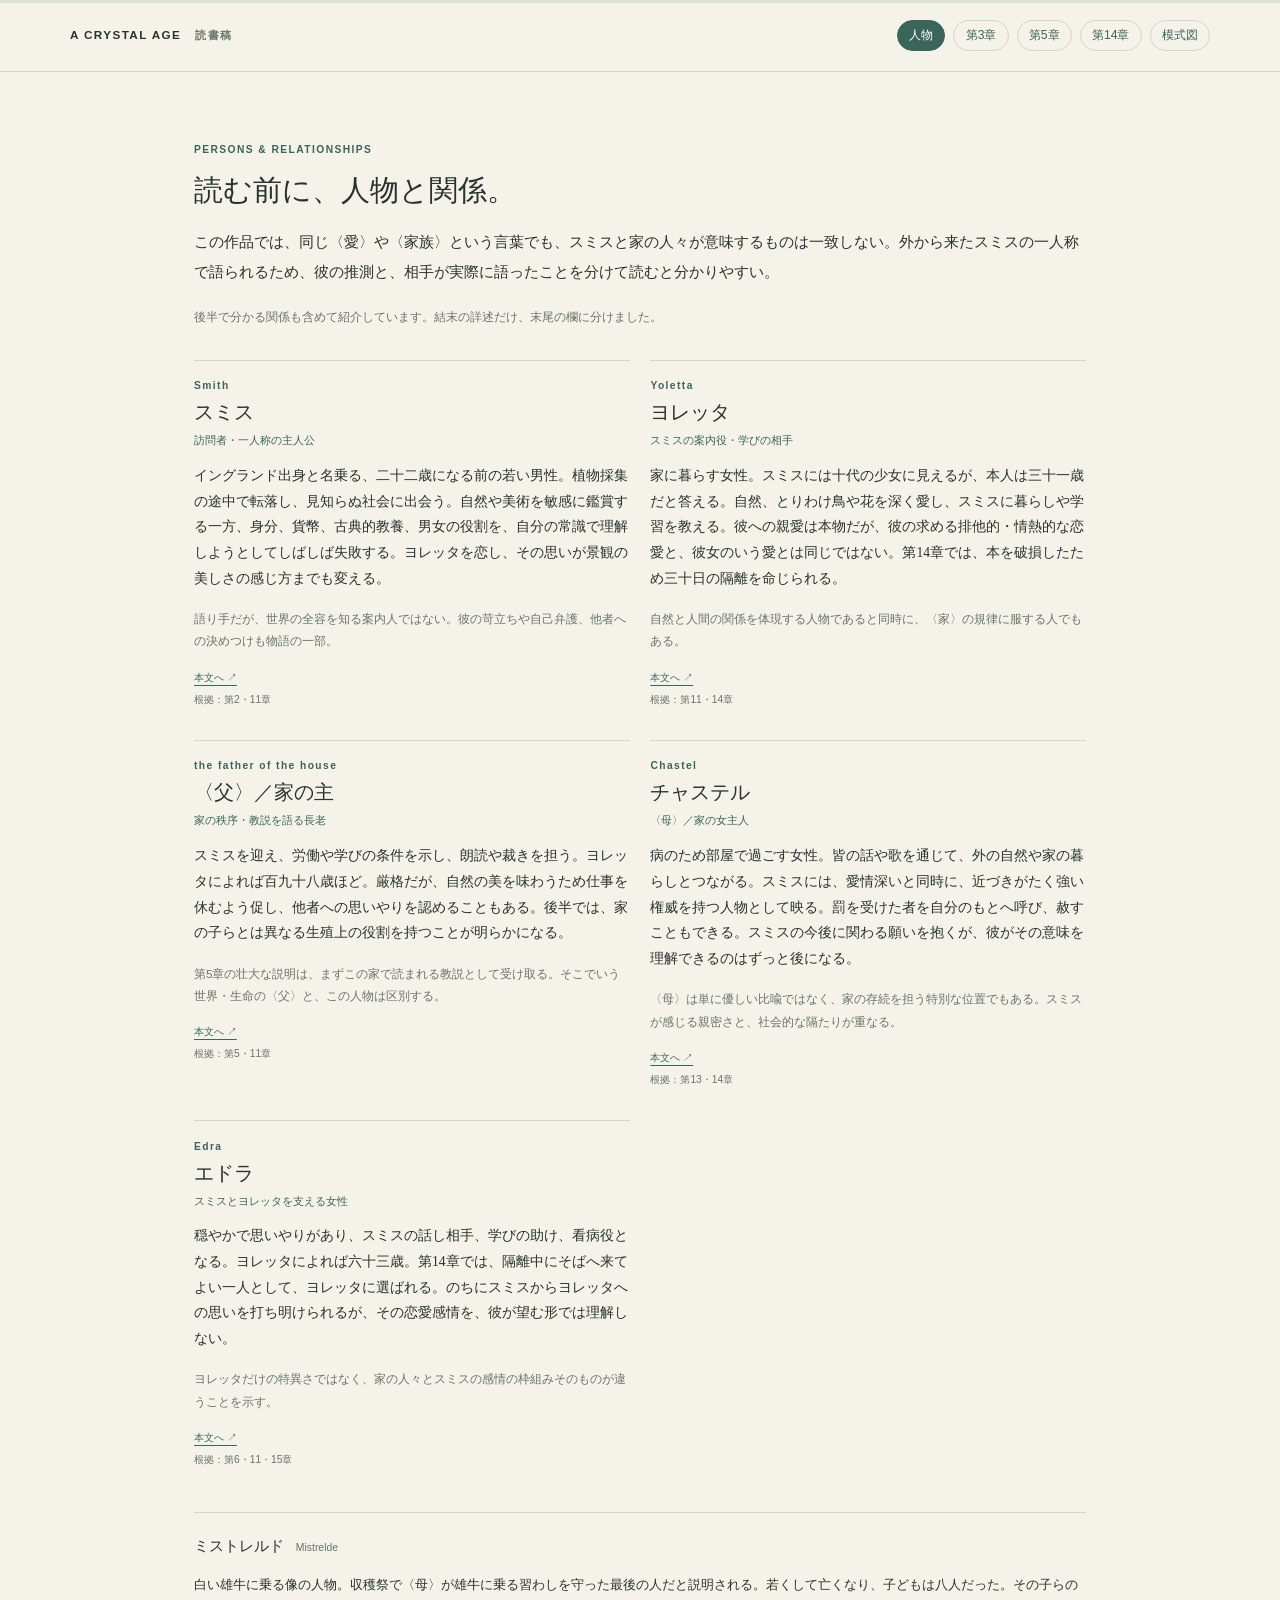
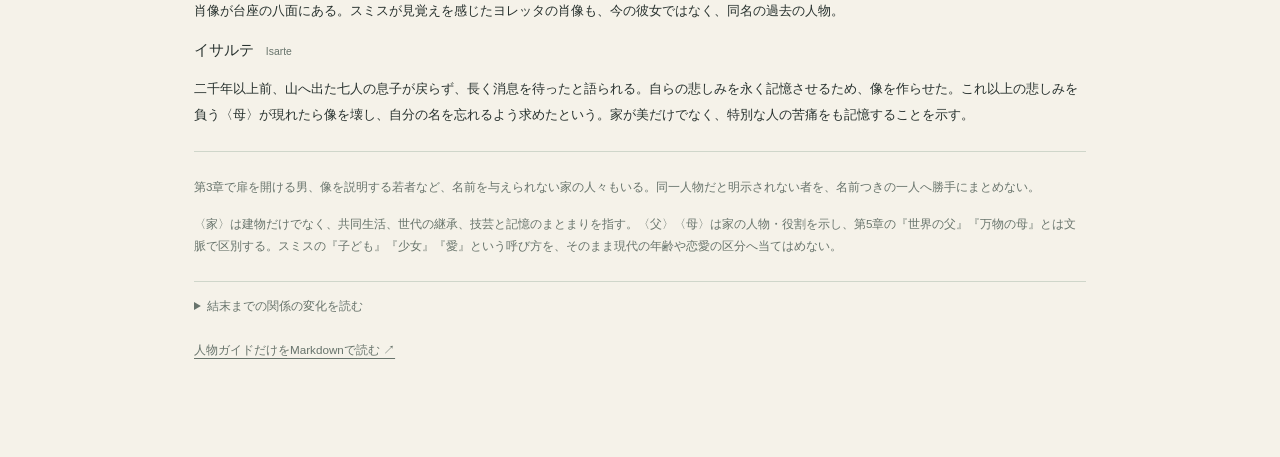
<file: readings/hudson/annotated-reader/characters.html>
<!doctype html>
<html lang="ja"><head><meta charset="utf-8"><meta name="viewport" content="width=device-width,initial-scale=1">
<title>A Crystal Age｜人物</title><link rel="stylesheet" href="reader.css"><script src="reader.js" defer></script><script>if(location.pathname.endsWith('/index.html')||location.pathname.endsWith('/')){const h=location.hash;const m=h.match(/^#(?:ca-0?(3|5|14)-|chapter-(3|5|14)$)/);if(m)location.replace('chapter-'+(m[1]||m[2]).padStart(2,'0')+'.html'+h);else if(h==='#characters')location.replace('characters.html#characters');}</script></head>
<body data-mode="ja"><div class="progress" aria-hidden="true"><span id="progress-bar"></span></div>
<header class="site-header"><a class="wordmark" href="index.html#top">A CRYSTAL AGE <span>読書稿</span></a>
<nav aria-label="読書ページ"><a href="characters.html" aria-current="page">人物</a><a href="chapter-03.html">第3章</a><a href="chapter-05.html">第5章</a><a href="chapter-14.html">第14章</a><a href="landscape.html">模式図</a></nav>
</header>
<div class="reader-layout standalone"><main id="reading-text"><section class="character-guide" id="characters"><div class="eyebrow">PERSONS & RELATIONSHIPS</div><h2>読む前に、人物と関係。</h2><p class="guide-intro">この作品では、同じ〈愛〉や〈家族〉という言葉でも、スミスと家の人々が意味するものは一致しない。外から来たスミスの一人称で語られるため、彼の推測と、相手が実際に語ったことを分けて読むと分かりやすい。</p><p class="guide-scope">後半で分かる関係も含めて紹介しています。結末の詳述だけ、末尾の欄に分けました。</p><div class="character-grid"><article class="character-card" id="person-smith"><div class="eyebrow">Smith</div><h3>スミス</h3><div class="character-role">訪問者・一人称の主人公</div><p>イングランド出身と名乗る、二十二歳になる前の若い男性。植物採集の途中で転落し、見知らぬ社会に出会う。自然や美術を敏感に鑑賞する一方、身分、貨幣、古典的教養、男女の役割を、自分の常識で理解しようとしてしばしば失敗する。ヨレッタを恋し、その思いが景観の美しさの感じ方までも変える。</p><p class="reading-point">語り手だが、世界の全容を知る案内人ではない。彼の苛立ちや自己弁護、他者への決めつけも物語の一部。</p><a href="chapter-03.html#ca-03-p001">本文へ ↗</a><span class="evidence-chapter">根拠：第2・11章</span></article><article class="character-card" id="person-yoletta"><div class="eyebrow">Yoletta</div><h3>ヨレッタ</h3><div class="character-role">スミスの案内役・学びの相手</div><p>家に暮らす女性。スミスには十代の少女に見えるが、本人は三十一歳だと答える。自然、とりわけ鳥や花を深く愛し、スミスに暮らしや学習を教える。彼への親愛は本物だが、彼の求める排他的・情熱的な恋愛と、彼女のいう愛とは同じではない。第14章では、本を破損したため三十日の隔離を命じられる。</p><p class="reading-point">自然と人間の関係を体現する人物であると同時に、〈家〉の規律に服する人でもある。</p><a href="chapter-14.html#ca-14-p005">本文へ ↗</a><span class="evidence-chapter">根拠：第11・14章</span></article><article class="character-card" id="person-father"><div class="eyebrow">the father of the house</div><h3>〈父〉／家の主</h3><div class="character-role">家の秩序・教説を語る長老</div><p>スミスを迎え、労働や学びの条件を示し、朗読や裁きを担う。ヨレッタによれば百九十八歳ほど。厳格だが、自然の美を味わうため仕事を休むよう促し、他者への思いやりを認めることもある。後半では、家の子らとは異なる生殖上の役割を持つことが明らかになる。</p><p class="reading-point">第5章の壮大な説明は、まずこの家で読まれる教説として受け取る。そこでいう世界・生命の〈父〉と、この人物は区別する。</p><a href="chapter-05.html#ca-05-p014">本文へ ↗</a><span class="evidence-chapter">根拠：第5・11章</span></article><article class="character-card" id="person-chastel"><div class="eyebrow">Chastel</div><h3>チャステル</h3><div class="character-role">〈母〉／家の女主人</div><p>病のため部屋で過ごす女性。皆の話や歌を通じて、外の自然や家の暮らしとつながる。スミスには、愛情深いと同時に、近づきがたく強い権威を持つ人物として映る。罰を受けた者を自分のもとへ呼び、赦すこともできる。スミスの今後に関わる願いを抱くが、彼がその意味を理解できるのはずっと後になる。</p><p class="reading-point">〈母〉は単に優しい比喩ではなく、家の存続を担う特別な位置でもある。スミスが感じる親密さと、社会的な隔たりが重なる。</p><a href="chapter-14.html#ca-14-p001">本文へ ↗</a><span class="evidence-chapter">根拠：第13・14章</span></article><article class="character-card" id="person-edra"><div class="eyebrow">Edra</div><h3>エドラ</h3><div class="character-role">スミスとヨレッタを支える女性</div><p>穏やかで思いやりがあり、スミスの話し相手、学びの助け、看病役となる。ヨレッタによれば六十三歳。第14章では、隔離中にそばへ来てよい一人として、ヨレッタに選ばれる。のちにスミスからヨレッタへの思いを打ち明けられるが、その恋愛感情を、彼が望む形では理解しない。</p><p class="reading-point">ヨレッタだけの特異さではなく、家の人々とスミスの感情の枠組みそのものが違うことを示す。</p><a href="chapter-14.html#ca-14-p013">本文へ ↗</a><span class="evidence-chapter">根拠：第6・11・15章</span></article></div><div class="historical-grid"><div class="historical-person"><h3>ミストレルド <span>Mistrelde</span></h3><p>白い雄牛に乗る像の人物。収穫祭で〈母〉が雄牛に乗る習わしを守った最後の人だと説明される。若くして亡くなり、子どもは八人だった。その子らの肖像が台座の八面にある。スミスが見覚えを感じたヨレッタの肖像も、今の彼女ではなく、同名の過去の人物。</p></div><div class="historical-person"><h3>イサルテ <span>Isarte</span></h3><p>二千年以上前、山へ出た七人の息子が戻らず、長く消息を待ったと語られる。自らの悲しみを永く記憶させるため、像を作らせた。これ以上の悲しみを負う〈母〉が現れたら像を壊し、自分の名を忘れるよう求めたという。家が美だけでなく、特別な人の苦痛をも記憶することを示す。</p></div></div><p class="guide-small">第3章で扉を開ける男、像を説明する若者など、名前を与えられない家の人々もいる。同一人物だと明示されない者を、名前つきの一人へ勝手にまとめない。</p><p class="guide-small">〈家〉は建物だけでなく、共同生活、世代の継承、技芸と記憶のまとまりを指す。〈父〉〈母〉は家の人物・役割を示し、第5章の『世界の父』『万物の母』とは文脈で区別する。スミスの『子ども』『少女』『愛』という呼び方を、そのまま現代の年齢や恋愛の区分へ当てはめない。</p><details class="ending-guide"><summary>結末までの関係の変化を読む</summary><p>第20章でスミスは、家の子らが彼とは心身のあり方を異にし、彼ら同士には婚姻による結びつきがないことを知る。〈父〉と〈母〉は家を更新する特別な位置であり、次の〈母〉となる娘には、準備と変化が必要とされる。スミスは恋の苦しみを治したいと思い、薬だと解釈した液体を飲む。その後、新しい〈母〉に関する記述を読み、希望を持ち直すが、体は冷えて動かなくなる。液体が実は死をもたらすものだったのではと恐れる彼へ、ヨレッタが声をかける。作品は、彼が助けを求めても声を出せずにいる場面で終わる。ヨレッタの親愛を偽物とする話ではなく、愛の意味と制度を読み違えたスミスの遅すぎる理解が、結末を形づくる。</p></details><a class="guide-small" href="../characters.md">人物ガイドだけをMarkdownで読む ↗</a></section></main>
</div>
<dialog id="mix-dialog" aria-labelledby="mix-dialog-title"><button id="close-dialog" aria-label="閉じる">閉じる ×</button><div id="dialog-body"></div></dialog>
<template id="note-leaves-window"><div class="eyebrow">高mix箇所</div><h3>植物の形を移した扉と窓</h3><p>扉のトチノキの葉は生きた植物ではなく、金属製の装飾。窓の百合も描かれた花である。第3章の高得点は、自然の形が建築・美術へ翻案される場面を拾っている。これだけでは、非人間的な自然が自律的に屋内へ入り込むことの証拠にはならない。</p><button class="mix-ref" data-window="mix-09" aria-haspopup="dialog">rank 9 の窓を見る</button><button class="mix-ref" data-window="mix-02" aria-haspopup="dialog">rank 2 の窓を見る</button><a class="note-return" href="chapter-03.html#ca-03-p005">本文の該当段落へ ↗</a></template><template id="note-statuary"><div class="eyebrow">読書注</div><h3>花・穀物・鉱石による彫像</h3><p>花冠、穀物、葉、果実は彫像の構成要素であり、孔雀石やラピスラズリなどが素材として使われる。自然物の形と、加工された自然素材の二つが重なっている。rank 2の50語窓は直前の窓の描写からこの段落へまたがる。</p><button class="mix-ref" data-window="mix-02" aria-haspopup="dialog">rank 2 の窓を見る</button><a class="note-return" href="chapter-03.html#ca-03-p006">本文の該当段落へ ↗</a></template><template id="note-europa"><div class="eyebrow">読書注</div><h3>エウロペという同定のすれ違い</h3><p>スミスは白い雄牛に乗る女性を、彼の知るエウロペの物語に当てはめる。しかし家の人はミストレルドの像だと説明する。古い文化的知識を持つ訪問者の解釈と、この社会の記憶は一致していない。</p><a class="note-return" href="chapter-03.html#ca-03-p014">本文の該当段落へ ↗</a></template><template id="note-contract"><div class="eyebrow">文脈</div><h3>省いた第4章とのつながり</h3><p>スミスは第4章で、衣食と働くことについて家の主と取り決めをしている。第5章はその直後。ソヴリン金貨を使おうとする訪問者と、彼を迎える家との間には、経済や身分に関する理解のずれがある。冒頭の大食漢の兄弟の比喩は、空腹のため不利な取り決めをした、というスミスの自己弁護として読める。</p><a class="note-return" href="chapter-05.html#ca-05-p001">本文の該当段落へ ↗</a></template><template id="note-books"><div class="eyebrow">読書注</div><h3>美しいが読めない本</h3><p>日常の会話は通じるのに、書かれた文字は読めない。スミスは家の習慣を自力で学ぼうとするが、装飾に目を奪われる。ここでも鑑賞と理解は別のこととして描かれている。</p><a class="note-return" href="chapter-05.html#ca-05-p006">本文の該当段落へ ↗</a></template><template id="note-human-superiority"><div class="eyebrow">読書注</div><h3>自然との調和と人間の優位</h3><p>ここからの教説では、人間は理性を持つ最高の存在であり、他の動物もその優位を認める、とされる。自然との親密さを直ちに人間中心主義の消失と読むことはできない。死を自ら早める慣習も、この教説の一部として語られる。</p><a class="note-return" href="chapter-05.html#ca-05-p017">本文の該当段落へ ↗</a></template><template id="note-house-world"><div class="eyebrow">読書注</div><h3>家は世界の写し</h3><p>原文は明示的に the house is the image of the world と述べる。〈家〉は建築物であると同時に、共同体の営みや世代を超える制作物を含む。世界と家の類似は、この社会が語る規範であって、スミス自身が無条件で保証する事実ではない。</p><a class="note-return" href="chapter-05.html#ca-05-p019">本文の該当段落へ ↗</a></template><template id="note-catastrophe"><div class="eyebrow">読書注</div><h3>過去の破局を語る教説</h3><p>科学的知識と自然支配への欲望が破滅を招き、その廃墟を土と森が覆った、という歴史が語られる。まずは家の文献に伝わる説明として読むべきであり、感染症の機構や正確な年代を、作品外の現実の歴史として確定することはできない。</p><a class="note-return" href="chapter-05.html#ca-05-p022">本文の該当段落へ ↗</a></template><template id="note-world-architecture"><div class="eyebrow">読書注</div><h3>世界そのものを建築として語る</h3><p>自然の世界を、基礎・壁・床・屋根を持つ住まいにたとえる。これは自然の中に建物がある、という物理的な共在とは異なる比喩的な混合。各家が他の家を模倣せず、自らの周囲の自然から学ぶ、という地域差の論理にもつながる。</p><a class="note-return" href="chapter-05.html#ca-05-p024">本文の該当段落へ ↗</a></template><template id="note-coradine"><div class="eyebrow">高mix箇所</div><h3>コラダインの家と、海・風・舞踊</h3><p>海の声が室内に響き、風が潮しぶきと砂を運び、鳥が広間で鳴く。さらに風・波・種子・鳥の動きが人間の踊りを育てる。物理的な浸透と、自然を学ぶ技芸が重なる。ただしこれは旅を語る文献の一節で、スミスが直接訪ねた場面ではない。Built語に数えられた floors はここでは海底（floors of the sea）を指す。roof・roomsとの共在は残るが、検出語をすべて建築物と見なすことはできない。</p><button class="mix-ref" data-window="mix-04" aria-haspopup="dialog">rank 4 の窓を見る</button><a class="note-return" href="chapter-05.html#ca-05-p027">本文の該当段落へ ↗</a></template><template id="note-living-flowers"><div class="eyebrow">高mix箇所</div><h3>屋内の花は、花の表象だけ？</h3><p>家の中の花は、彩飾、金属細工、木彫、モザイクに限られるとスミスは気づく。生きた花は戸外に残るため、この高mixは境界の解消ではなく、生花と装飾の区別・対照からも生じる。摘花が禁じられているというのは、ここではスミスが恐れる推測であり、共同体の規則として確認されたわけではない。</p><button class="mix-ref" data-window="mix-07" aria-haspopup="dialog">rank 7 の窓を見る</button><a class="note-return" href="chapter-14.html#ca-14-p003">本文の該当段落へ ↗</a></template><template id="note-discipline"><div class="eyebrow">読書注</div><h3>永続する家と、傷つく個人</h3><p>一枚の書物の破損が、未来の世代にまで残る家への損傷とされる。自然や美を大切にする社会は、同時に個人へ厳しい規律を課す。スミスは続く処罰を過酷だと感じており、家の主の説明との距離が保たれている。</p><a class="note-return" href="chapter-14.html#ca-14-p008">本文の該当段落へ ↗</a></template><template id="note-rainbow-lilies"><div class="eyebrow">読書注</div><h3>虹色の百合と土壌の違い</h3><p>同じ種類の花が湿地から山頂へ、黄・赤・紫・青と色を変えると描かれる。これは作品内の植物描写であり、実在の特定種の生態を解説したものではない。ヨレッタの不在によって、その美しさはスミスに喜びより苦痛をもたらす。</p><a class="note-return" href="chapter-14.html#ca-14-p016">本文の該当段落へ ↗</a></template><template id="note-suspend-labour"><div class="eyebrow">読書注</div><h3>自然の時間に合わせて仕事を休む</h3><p>自然の美が特別に現れる時には、急ぎの不可欠な仕事を除いて労働を中断する、と家の主は説く。Nature語とBuilt語の近接だけでは捉えにくい、生活のリズムと自然への応答の場面である。</p><a class="note-return" href="chapter-14.html#ca-14-p021">本文の該当段落へ ↗</a></template><template id="window-mix-02"><div class="eyebrow">第3章 · 代表窓 rank 2</div><h2>植物の形を移した扉と窓</h2><blockquote lang="en">hand throwing down lilies to the standing figure. This lovely window gave a fresh charm to the whole apartment, while the sunlight falling through it served also to reveal other beauties which I had not observed. One that quickly drew and absorbed my attention was a piece of statuary on</blockquote><dl><dt>balanced_strength</dt><dd>0.3240</dd><dt>分析上の語位置</dt><dd>7,994–8,044（終端を含まない）</dd><dt>Nature検出語</dt><dd>lily</dd><dt>Built検出語</dt><dd>hand / window / apartment / piece</dd></dl><p class="dialog-caution">扉のトチノキの葉は生きた植物ではなく、金属製の装飾。窓の百合も描かれた花である。第3章の高得点は、自然の形が建築・美術へ翻案される場面を拾っている。これだけでは、非人間的な自然が自律的に屋内へ入り込むことの証拠にはならない。</p><a class="return-context" href="chapter-03.html#ca-03-p005">前後を含む本文へ戻る →</a></template><template id="window-mix-04"><div class="eyebrow">第5章 · 代表窓 rank 4</div><h2>コラダインの家と、海・風・舞踊</h2><blockquote lang="en">roof of the House of Coradine; the ocean&#x27;s voice is in their rooms, and the inland-blowing wind brings to them the salt spray and yellow sand swept at low tide from the desolate floors of the sea, and the whitewinged bird flying from the black tempest screams aloud in their shadowy</blockquote><dl><dt>balanced_strength</dt><dd>0.2775</dd><dt>分析上の語位置</dt><dd>15,364–15,414（終端を含まない）</dd><dt>Nature検出語</dt><dd>tide / sea / bird</dd><dt>Built検出語</dt><dd>roof / room / floor</dd></dl><p class="dialog-caution">海の声が室内に響き、風が潮しぶきと砂を運び、鳥が広間で鳴く。さらに風・波・種子・鳥の動きが人間の踊りを育てる。物理的な浸透と、自然を学ぶ技芸が重なる。ただしこれは旅を語る文献の一節で、スミスが直接訪ねた場面ではない。Built語に数えられた floors はここでは海底（floors of the sea）を指す。roof・roomsとの共在は残るが、検出語をすべて建築物と見なすことはできない。</p><a class="return-context" href="chapter-05.html#ca-05-p027">前後を含む本文へ戻る →</a></template><template id="window-mix-07"><div class="eyebrow">第14章 · 代表窓 rank 7</div><h2>屋内の花は、花の表象だけ？</h2><blockquote lang="en">to her in the conversation of her children. The only flowers in the house were in their illuminations, and those wrought in metal and carved in wood, and the immortal, stony flowers of many brilliant hues in their mosaics. I began to fear that there was some superstition which made</blockquote><dl><dt>balanced_strength</dt><dd>0.2706</dd><dt>分析上の語位置</dt><dd>36,682–36,732（終端を含まない）</dd><dt>Nature検出語</dt><dd>flower / stony / flower</dd><dt>Built検出語</dt><dd>house / metal</dd></dl><p class="dialog-caution">家の中の花は、彩飾、金属細工、木彫、モザイクに限られるとスミスは気づく。生きた花は戸外に残るため、この高mixは境界の解消ではなく、生花と装飾の区別・対照からも生じる。摘花が禁じられているというのは、ここではスミスが恐れる推測であり、共同体の規則として確認されたわけではない。</p><a class="return-context" href="chapter-14.html#ca-14-p003">前後を含む本文へ戻る →</a></template><template id="window-mix-09"><div class="eyebrow">第3章 · 代表窓 rank 9</div><h2>植物の形を移した扉と窓</h2><blockquote lang="en">be of polished slate of a very dark grey, its surface ornamented with very large horse-chestnut leaves of brass or copper, or both, for they varied in shade from bright yellow to deepest copper-red. It was a double door with agate handles, and, first pressing on one handle, then on the other</blockquote><dl><dt>balanced_strength</dt><dd>0.2581</dd><dt>分析上の語位置</dt><dd>7,694–7,744（終端を含まない）</dd><dt>Nature検出語</dt><dd>grey / leaf / shade / yellow</dd><dt>Built検出語</dt><dd>brass / door / handle / handle</dd></dl><p class="dialog-caution">扉のトチノキの葉は生きた植物ではなく、金属製の装飾。窓の百合も描かれた花である。第3章の高得点は、自然の形が建築・美術へ翻案される場面を拾っている。これだけでは、非人間的な自然が自律的に屋内へ入り込むことの証拠にはならない。</p><a class="return-context" href="chapter-03.html#ca-03-p005">前後を含む本文へ戻る →</a></template></body></html>
</file>
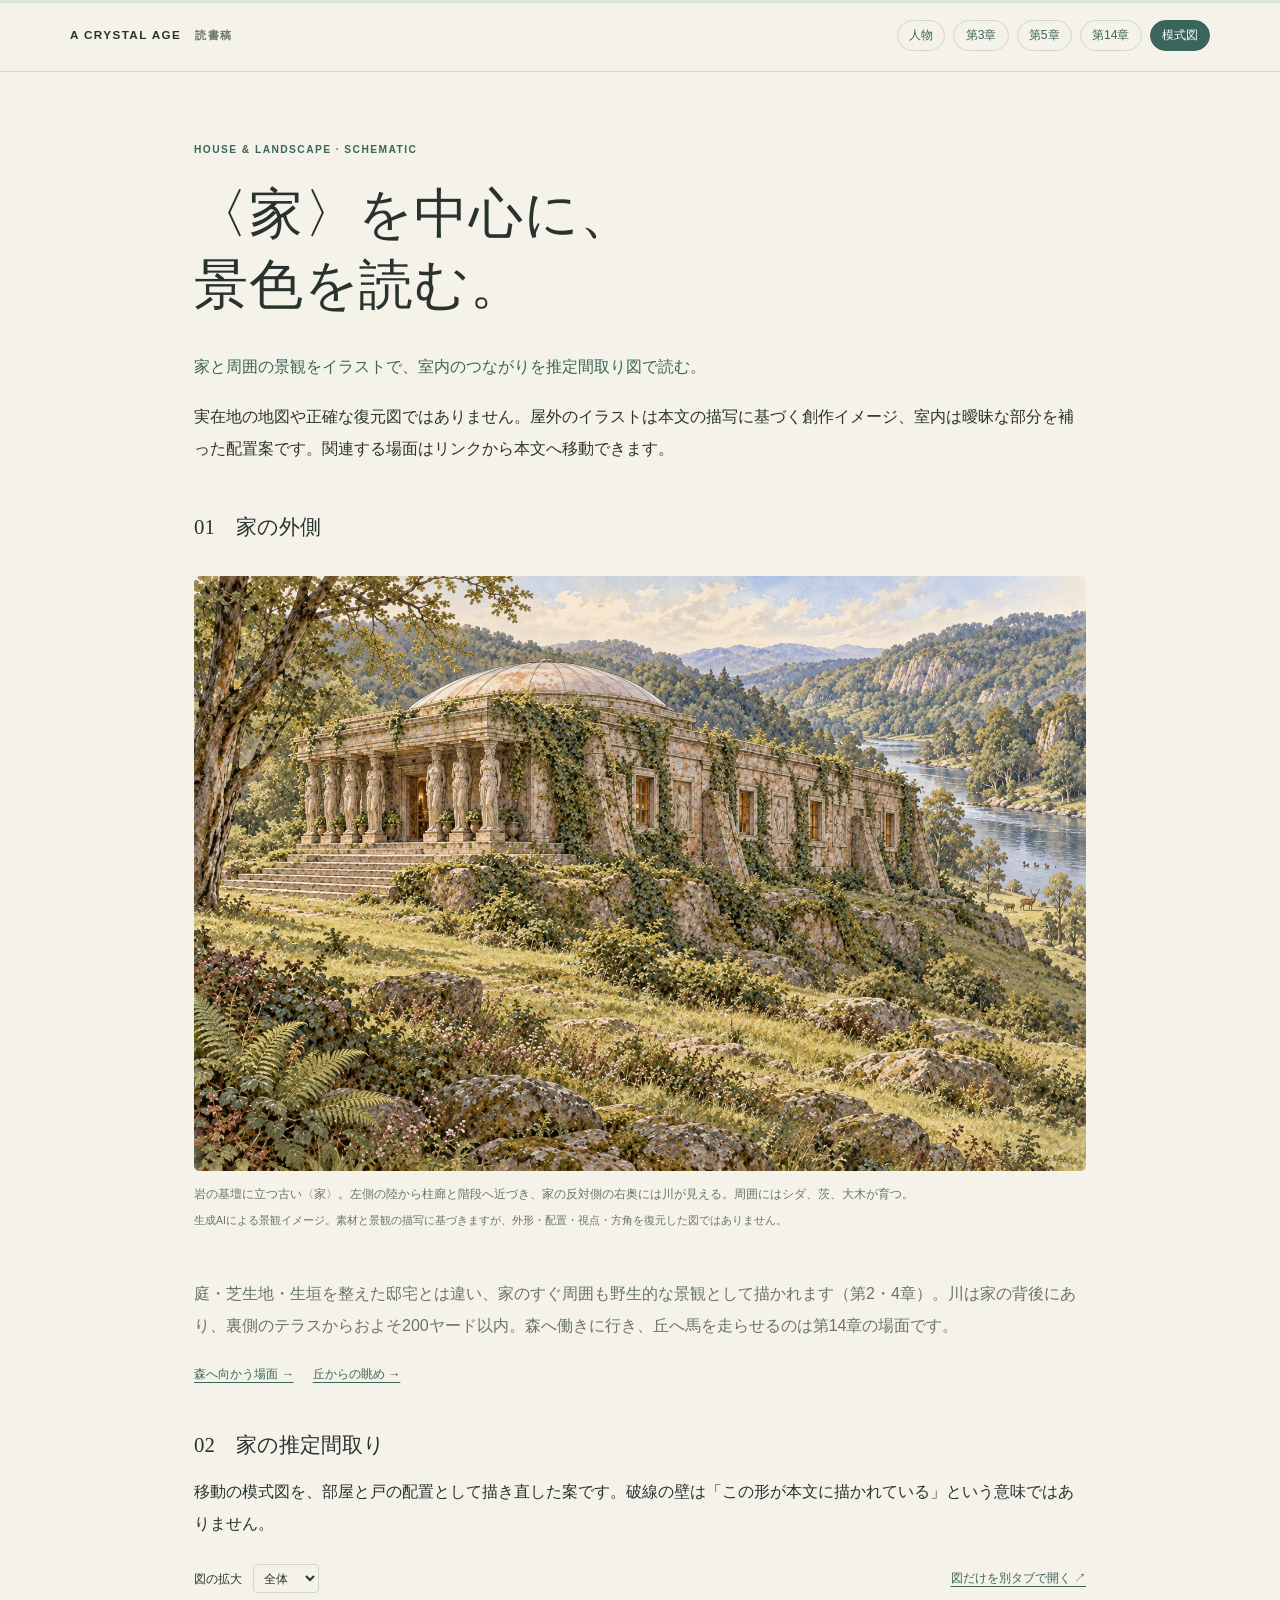
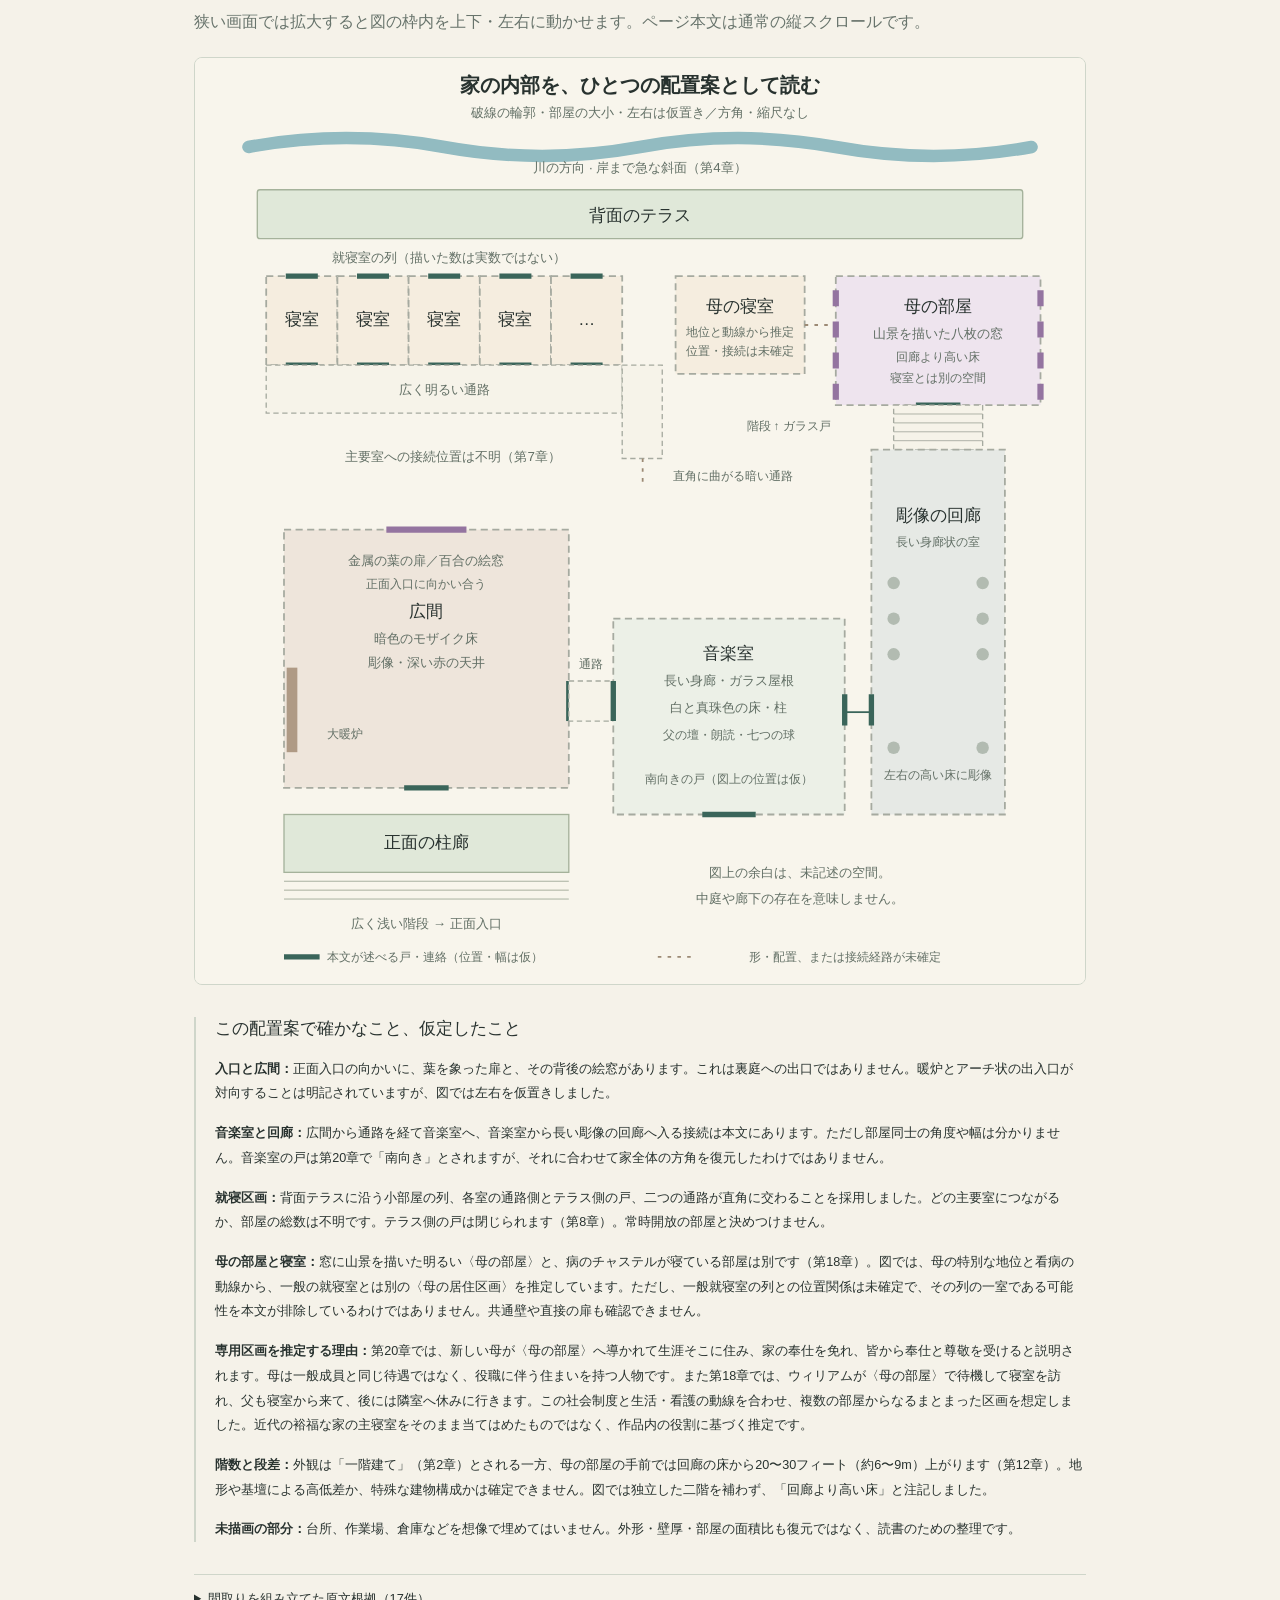
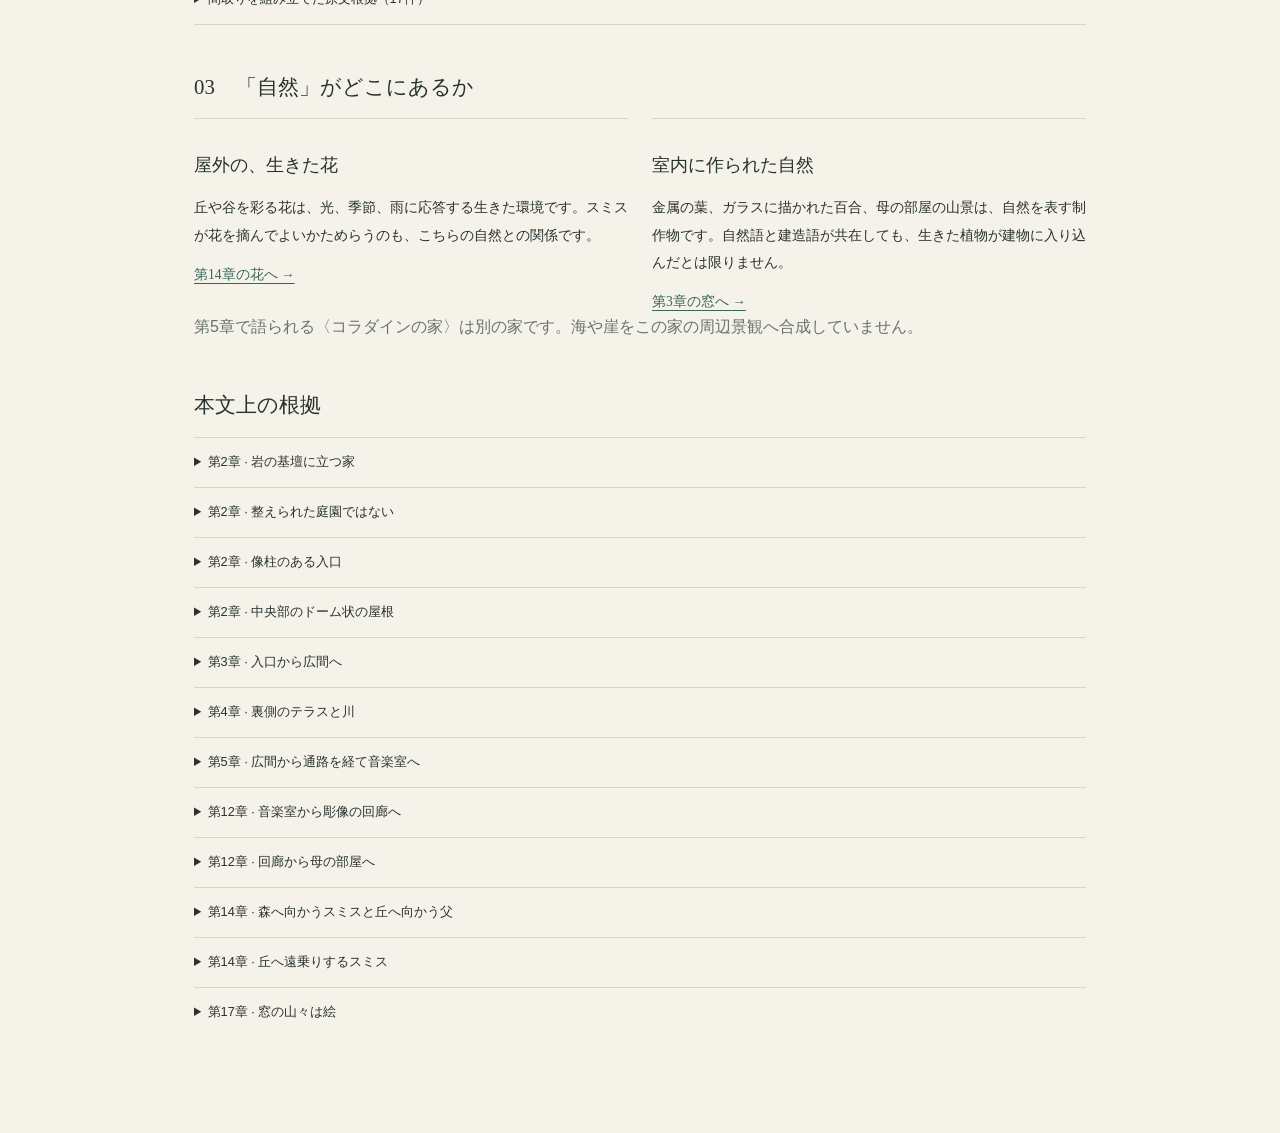
<file: readings/hudson/annotated-reader/landscape.html>
<!doctype html>
<html lang="ja"><head><meta charset="utf-8"><meta name="viewport" content="width=device-width,initial-scale=1">
<title>A Crystal Age｜模式図</title><link rel="stylesheet" href="reader.css"><script src="reader.js" defer></script><script>if(location.pathname.endsWith('/index.html')||location.pathname.endsWith('/')){const h=location.hash;const m=h.match(/^#(?:ca-0?(3|5|14)-|chapter-(3|5|14)$)/);if(m)location.replace('chapter-'+(m[1]||m[2]).padStart(2,'0')+'.html'+h);else if(h==='#characters')location.replace('characters.html#characters');}</script></head>
<body data-mode="ja"><div class="progress" aria-hidden="true"><span id="progress-bar"></span></div>
<header class="site-header"><a class="wordmark" href="index.html#top">A CRYSTAL AGE <span>読書稿</span></a>
<nav aria-label="読書ページ"><a href="characters.html">人物</a><a href="chapter-03.html">第3章</a><a href="chapter-05.html">第5章</a><a href="chapter-14.html">第14章</a><a href="landscape.html" aria-current="page">模式図</a></nav>
</header>
<div class="reader-layout standalone"><main id="reading-text"><section class="landscape opening"><div class="eyebrow">HOUSE & LANDSCAPE · SCHEMATIC</div>
<h1>〈家〉を中心に、<br>景色を読む。</h1>
<p class="lead">家と周囲の景観をイラストで、室内のつながりを推定間取り図で読む。</p>
<p>実在地の地図や正確な復元図ではありません。屋外のイラストは本文の描写に基づく創作イメージ、室内は曖昧な部分を補った配置案です。関連する場面はリンクから本文へ移動できます。</p>
<h2 id="house-exterior">01　家の外側</h2><figure class="chapter-illustration exterior-illustration" id="house-exterior-v2"><a href="illustrations/house-exterior-v2.png" target="_blank" rel="noopener" aria-label="家の外観イラストを拡大"><img src="illustrations/house-exterior-v2.png" alt="岩の基壇に立つ古い〈家〉。左側の陸から柱廊と階段へ近づき、家の反対側の右奥には川が見える。周囲にはシダ、茨、大木が育つ。" width="1536" height="1024" loading="lazy"></a><figcaption>岩の基壇に立つ古い〈家〉。左側の陸から柱廊と階段へ近づき、家の反対側の右奥には川が見える。周囲にはシダ、茨、大木が育つ。<small>生成AIによる景観イメージ。素材と景観の描写に基づきますが、外形・配置・視点・方角を復元した図ではありません。</small></figcaption></figure><p class="diagram-caption">庭・芝生地・生垣を整えた邸宅とは違い、家のすぐ周囲も野生的な景観として描かれます（第2・4章）。川は家の背後にあり、裏側のテラスからおよそ200ヤード以内。森へ働きに行き、丘へ馬を走らせるのは第14章の場面です。</p><div class="entry-links"><a href="chapter-14.html#ca-14-p018">森へ向かう場面 →</a><a href="chapter-14.html#ca-14-p026">丘からの眺め →</a></div><h2 id="house-plan">02　家の推定間取り</h2><p>移動の模式図を、部屋と戸の配置として描き直した案です。破線の壁は「この形が本文に描かれている」という意味ではありません。</p><div class="plan-controls"><label>図の拡大 <select id="plan-zoom"><option value="1">全体</option><option value="1.5">150%</option><option value="2">200%</option><option value="2.5">250%</option></select></label><a href="house-plan.svg" target="_blank" rel="noopener">図だけを別タブで開く ↗</a></div>
<p class="diagram-caption">狭い画面では拡大すると図の枠内を上下・左右に動かせます。ページ本文は通常の縦スクロールです。</p>
<div class="plan-viewport" tabindex="0" aria-label="拡大できる推定間取り図"><svg xmlns="http://www.w3.org/2000/svg" viewBox="0 0 1000 1040" role="img" aria-labelledby="plan-title plan-desc">
<title id="plan-title">A Crystal Age の家：読書のための推定間取り図</title>
<desc id="plan-desc">部屋の形と左右の位置は仮定。入口の向かいに広間の絵窓がある。広間から通路で音楽室へ、音楽室から長い彫像回廊へ、回廊の奥から階段とガラス戸を通って高い床の母の部屋へ。就寝室は背面テラスに沿って並ぶが、主要室との接続は不明。母の寝室は、母の特別な地位と看病の動線から専用の居住区画の一部として推定配置。一般就寝室の列との位置関係は未確定。図の上が北ではない。</desc>
<style>
text{font-family:"Hiragino Sans","Yu Gothic",sans-serif;fill:#28322f;text-anchor:middle;font-size:19px}.sub{font-size:15px;fill:#626f65}.tiny{font-size:13px;fill:#626f65}.title{font-size:23px;font-weight:600}.room{fill:#f5eddf;stroke:#a6aaa0;stroke-width:2;stroke-dasharray:8 5}.hall{fill:#eee5db}.music{fill:#ecf0e7}.gallery{fill:#e6e9e5}.mother{fill:#eee4ee}.terrace{fill:#e0e8d9;stroke:#a5b29b;stroke-width:1.5}.corridor{fill:#f6f3e9;stroke:#a6aaa0;stroke-width:1.5;stroke-dasharray:6 4}.door{stroke:#3a655a;stroke-width:6;fill:none}.inferred{stroke:#9c8a75;stroke-width:2;fill:none;stroke-dasharray:4 7}.window{stroke:#9474a0;stroke-width:7}.water{fill:none;stroke:#92bbc1;stroke-width:14;stroke-linecap:round}a:hover .room{stroke:#3a655a;stroke-width:3}a:focus{outline:2px solid #3a655a}
</style>
<rect width="1000" height="1040" fill="#f8f5ec"/>
<text class="title" x="500" y="38">家の内部を、ひとつの配置案として読む</text>
<text class="sub" x="500" y="66">破線の輪郭・部屋の大小・左右は仮置き／方角・縮尺なし</text>
<path class="water" d="M60 100Q170 80 280 100T500 100T720 100T940 100"/>
<text class="sub" x="500" y="128">川の方向 · 岸まで急な斜面（第4章）</text>
<rect class="terrace" x="70" y="148" width="860" height="55" rx="3"/>
<text x="500" y="183">背面のテラス</text>
<text class="sub" x="285" y="229">就寝室の列（描いた数は実数ではない）</text>
<g>
<rect class="room" x="80" y="245" width="80" height="100"/><rect class="room" x="160" y="245" width="80" height="100"/>
<rect class="room" x="240" y="245" width="80" height="100"/><rect class="room" x="320" y="245" width="80" height="100"/>
<rect class="room" x="400" y="245" width="80" height="100"/>
<path class="door" d="M102 245H138M182 245H218M262 245H298M342 245H378M422 245H458M102 345H138M182 345H218M262 345H298M342 345H378M422 345H458"/>
<text x="120" y="300">寝室</text><text x="200" y="300">寝室</text><text x="280" y="300">寝室</text><text x="360" y="300">寝室</text><text x="440" y="300">…</text>
</g>
<rect class="corridor" x="80" y="345" width="400" height="54"/><rect class="corridor" x="480" y="345" width="45" height="105"/>
<text class="sub" x="280" y="378">広く明るい通路</text><text class="tiny" x="605" y="474">直角に曲がる暗い通路</text>
<path class="inferred" d="M503 450V480"/><text class="sub" x="290" y="453">主要室への接続位置は不明（第7章）</text>
<rect class="room" x="540" y="245" width="145" height="110"/><text x="612" y="285">母の寝室</text><text class="tiny" x="612" y="312">地位と動線から推定</text><text class="tiny" x="612" y="334">位置・接続は未確定</text>
<path class="inferred" d="M685 300H720"/>
<rect class="room mother" x="720" y="245" width="230" height="145"/><text x="835" y="285">母の部屋</text><text class="sub" x="835" y="315">山景を描いた八枚の窓</text><text class="tiny" x="835" y="340">回廊より高い床</text><text class="tiny" x="835" y="364">寝室とは別の空間</text>
<path class="window" d="M720 261V279M720 296V314M720 331V349M720 366V384M950 261V279M950 296V314M950 331V349M950 366V384"/>
<path class="door" d="M810 390H860"/>
<rect class="corridor" x="785" y="390" width="100" height="50"/>
<path stroke="#a6aaa0" d="M785 400H885M785 410H885M785 420H885M785 430H885"/>
<text class="tiny" x="667" y="418">階段 ↑ ガラス戸</text>
<rect class="room gallery" x="760" y="440" width="150" height="410"/>
<text x="835" y="520">彫像の回廊</text><text class="tiny" x="835" y="548">長い身廊状の室</text>
<g fill="#b2bbb1"><circle cx="785" cy="590" r="7"/><circle cx="885" cy="590" r="7"/><circle cx="785" cy="630" r="7"/><circle cx="885" cy="630" r="7"/><circle cx="785" cy="670" r="7"/><circle cx="885" cy="670" r="7"/><circle cx="785" cy="775" r="7"/><circle cx="885" cy="775" r="7"/></g>
<text class="tiny" x="835" y="810">左右の高い床に彫像</text>
<a href="chapter-03.html#ca-03-p001"><rect class="room hall" x="100" y="530" width="320" height="290"/><text x="260" y="628">広間</text><text class="sub" x="260" y="657">暗色のモザイク床</text><text class="sub" x="260" y="684">彫像・深い赤の天井</text></a>
<a href="chapter-03.html#ca-03-p005"><path class="window" d="M215 530H305"/><text class="sub" x="260" y="570">金属の葉の扉／百合の絵窓</text><text class="tiny" x="260" y="596">正面入口に向かい合う</text></a>
<rect x="103" y="685" width="12" height="95" fill="#af9a85"/><text class="tiny" x="168" y="764">大暖炉</text>
<path class="door" d="M420 700V745"/>
<rect class="corridor" x="420" y="700" width="50" height="45"/>
<text class="tiny" x="445" y="685">通路</text>
<a href="chapter-05.html#ca-05-p002"><rect class="room music" x="470" y="630" width="260" height="220"/><text x="600" y="675">音楽室</text><text class="sub" x="600" y="705">長い身廊・ガラス屋根</text><text class="sub" x="600" y="735">白と真珠色の床・柱</text><text class="tiny" x="600" y="765">父の壇・朗読・七つの球</text><text class="tiny" x="600" y="815">南向きの戸（図上の位置は仮）</text></a>
<path class="door" d="M470 700V745M730 715V750M760 715V750M570 850H630"/>
<path stroke="#3a655a" stroke-width="2" d="M730 735H760"/>
<path class="door" d="M235 820H285"/>
<rect class="terrace" x="100" y="850" width="320" height="65"/><text x="260" y="888">正面の柱廊</text>
<path stroke="#9fa897" fill="none" d="M100 925H420M100 935H420M100 945H420"/>
<text class="sub" x="260" y="977">広く浅い階段 → 正面入口</text>
<text class="sub" x="680" y="920">図上の余白は、未記述の空間。</text><text class="sub" x="680" y="949">中庭や廊下の存在を意味しません。</text>
<path class="door" d="M100 1010H140"/><text class="tiny" x="270" y="1015">本文が述べる戸・連絡（位置・幅は仮）</text>
<path class="inferred" d="M520 1010H560"/><text class="tiny" x="730" y="1015">形・配置、または接続経路が未確定</text>
</svg></div>
<div class="plan-cautions"><h3>この配置案で確かなこと、仮定したこと</h3>
<p><b>入口と広間：</b>正面入口の向かいに、葉を象った扉と、その背後の絵窓があります。これは裏庭への出口ではありません。暖炉とアーチ状の出入口が対向することは明記されていますが、図では左右を仮置きしました。</p>
<p><b>音楽室と回廊：</b>広間から通路を経て音楽室へ、音楽室から長い彫像の回廊へ入る接続は本文にあります。ただし部屋同士の角度や幅は分かりません。音楽室の戸は第20章で「南向き」とされますが、それに合わせて家全体の方角を復元したわけではありません。</p>
<p><b>就寝区画：</b>背面テラスに沿う小部屋の列、各室の通路側とテラス側の戸、二つの通路が直角に交わることを採用しました。どの主要室につながるか、部屋の総数は不明です。テラス側の戸は閉じられます（第8章）。常時開放の部屋と決めつけません。</p>
<p><b>母の部屋と寝室：</b>窓に山景を描いた明るい〈母の部屋〉と、病のチャステルが寝ている部屋は別です（第18章）。図では、母の特別な地位と看病の動線から、一般の就寝室とは別の〈母の居住区画〉を推定しています。ただし、一般就寝室の列との位置関係は未確定で、その列の一室である可能性を本文が排除しているわけではありません。共通壁や直接の扉も確認できません。</p>
<p><b>専用区画を推定する理由：</b>第20章では、新しい母が〈母の部屋〉へ導かれて生涯そこに住み、家の奉仕を免れ、皆から奉仕と尊敬を受けると説明されます。母は一般成員と同じ待遇ではなく、役職に伴う住まいを持つ人物です。また第18章では、ウィリアムが〈母の部屋〉で待機して寝室を訪れ、父も寝室から来て、後には隣室へ休みに行きます。この社会制度と生活・看護の動線を合わせ、複数の部屋からなるまとまった区画を想定しました。近代の裕福な家の主寝室をそのまま当てはめたものではなく、作品内の役割に基づく推定です。</p>
<p><b>階数と段差：</b>外観は「一階建て」（第2章）とされる一方、母の部屋の手前では回廊の床から20〜30フィート（約6〜9m）上がります（第12章）。地形や基壇による高低差か、特殊な建物構成かは確定できません。図では独立した二階を補わず、「回廊より高い床」と注記しました。</p>
<p><b>未描画の部分：</b>台所、作業場、倉庫などを想像で埋めてはいません。外形・壁厚・部屋の面積比も復元ではなく、読書のための整理です。</p></div>
<details class="plan-sources"><summary>間取りを組み立てた原文根拠（17件）</summary><details class="map-evidence"><summary>第2章 · 外観は一階建て</summary><blockquote lang="en">it was a dwelling-place, and had but one floor</blockquote></details><details class="map-evidence"><summary>第3章 · 正面入口の向かいに扉と絵窓</summary><blockquote lang="en">a great door stood facing the one by which we had entered.</blockquote></details><details class="map-evidence"><summary>第3章 · 暖炉とアーチ状の出入口は対向する</summary><blockquote lang="en">it had a stone and bronze fireplace some twenty or thirty feet long on one side, and several tall arched doorways on the other.</blockquote></details><details class="map-evidence"><summary>第5章 · 広間から通路を経る</summary><blockquote lang="en">Returning by the hall we went through a passage and entered a room of vast extent</blockquote></details><details class="map-evidence"><summary>第7章 · 二つの通路は直角に交わる</summary><blockquote lang="en">along an obscure passage; then, at right angles with the first, a second broader, lighter passage</blockquote></details><details class="map-evidence"><summary>第7章 · 就寝室の列と背面テラス</summary><blockquote lang="en">were placed side by side in a row opening on the terrace at the back of the house.</blockquote></details><details class="map-evidence"><summary>第8章 · 戸は閉じられる</summary><blockquote lang="en">by simply pulling out a sliding panel.</blockquote></details><details class="map-evidence"><summary>第12章 · 音楽室から回廊へ</summary><blockquote lang="en">Leaving the music-room, we entered another apartment, of the same nave-like form, but vaster, or, at all events, considerably longer.</blockquote></details><details class="map-evidence"><summary>第12章 · 回廊の奥の高低差</summary><blockquote lang="en">came to a landing twenty or thirty feet above the level of the floor we had traversed.</blockquote></details><details class="map-evidence"><summary>第12章 · ガラス戸の先が母の部屋</summary><blockquote lang="en">Here Yoletta pushed a glass door aside and ushered me into another apartment — the Mother&#x27;s Room.</blockquote></details><details class="map-evidence"><summary>第17章 · 母の部屋の八枚の窓</summary><blockquote lang="en">the windows, eight in number, formed the principal attraction.</blockquote></details><details class="map-evidence"><summary>第18章 · チャステルが横たわる寝室へ入る</summary><blockquote lang="en">I rose, and for the first time entered that sacred chamber, where Chastel was lying on a low bed</blockquote></details><details class="map-evidence"><summary>第18章 · 寝室から母の部屋へ戻る</summary><blockquote lang="en">When we were again in the Mother&#x27;s Room she threw her arms about my neck</blockquote></details><details class="map-evidence"><summary>第18章 · 父は隣室へ休みに行く</summary><blockquote lang="en">the father rose to seek a little needful rest in an adjoining room.</blockquote></details><details class="map-evidence"><summary>第20章 · 音楽室の戸の方角</summary><blockquote lang="en">the sun shining brightly in at the doors opening to the south.</blockquote></details><details class="map-evidence"><summary>第20章 · 母の部屋は役職に伴う生涯の住まい</summary><blockquote lang="en">they shall lead her to the Mother&#x27;s Room, thereafter to be inhabited by her as long as life lasts.</blockquote></details><details class="map-evidence"><summary>第20章 · 母の特別な待遇</summary><blockquote lang="en">And she shall no longer serve in the house or suffer rebuke; but all shall serve her in love, and hold her in reverence</blockquote></details></details>
<h2>03　「自然」がどこにあるか</h2>
<div class="landscape-cards"><article><h3>屋外の、生きた花</h3><p>丘や谷を彩る花は、光、季節、雨に応答する生きた環境です。スミスが花を摘んでよいかためらうのも、こちらの自然との関係です。</p><a href="chapter-14.html#ca-14-p003">第14章の花へ →</a></article>
<article><h3>室内に作られた自然</h3><p>金属の葉、ガラスに描かれた百合、母の部屋の山景は、自然を表す制作物です。自然語と建造語が共在しても、生きた植物が建物に入り込んだとは限りません。</p><a href="chapter-03.html#ca-03-p005">第3章の窓へ →</a></article></div>
<p class="diagram-caption">第5章で語られる〈コラダインの家〉は別の家です。海や崖をこの家の周辺景観へ合成していません。</p>
<h2>本文上の根拠</h2><details class="map-evidence"><summary>第2章 · 岩の基壇に立つ家</summary><blockquote lang="en">the house had been raised on the natural foundation of one of these rocks standing a little above the river that flowed behind it.</blockquote></details><details class="map-evidence"><summary>第2章 · 整えられた庭園ではない</summary><blockquote lang="en">There were no gardens, lawns, enclosures or hedges near it, nor cultivation of any kind.</blockquote></details><details class="map-evidence"><summary>第2章 · 像柱のある入口</summary><blockquote lang="en">supported by sixteen huge caryatides, standing on round massive pedestals.</blockquote></details><details class="map-evidence"><summary>第2章 · 中央部のドーム状の屋根</summary><blockquote lang="en">On the central portion of the building rested a great dome-shaped roof</blockquote></details><details class="map-evidence"><summary>第3章 · 入口から広間へ</summary><blockquote lang="en">WE ascended the steps, and passing through the portico went into the hall</blockquote></details><details class="map-evidence"><summary>第4章 · 裏側のテラスと川</summary><blockquote lang="en">We were now on the opposite side of the house and looked upon the river, which was not more than a couple of hundred yards from the terrace or platform on which it stood.</blockquote></details><details class="map-evidence"><summary>第5章 · 広間から通路を経て音楽室へ</summary><blockquote lang="en">Returning by the hall we went through a passage and entered a room of vast extent</blockquote></details><details class="map-evidence"><summary>第12章 · 音楽室から彫像の回廊へ</summary><blockquote lang="en">Leaving the music-room, we entered another apartment, of the same nave-like form, but vaster, or, at all events, considerably longer.</blockquote></details><details class="map-evidence"><summary>第12章 · 回廊から母の部屋へ</summary><blockquote lang="en">Here Yoletta pushed a glass door aside and ushered me into another apartment — the Mother&#x27;s Room.</blockquote></details><details class="map-evidence"><summary>第14章 · 森へ向かうスミスと丘へ向かう父</summary><blockquote lang="en">One morning, after breakfasting, I took my axe, and was proceeding slowly, immersed in thought, to the forest</blockquote></details><details class="map-evidence"><summary>第14章 · 丘へ遠乗りするスミス</summary><blockquote lang="en">Away I went at a speed never perhaps attained by any winner of the Derby</blockquote></details><details class="map-evidence"><summary>第17章 · 窓の山々は絵</summary><blockquote lang="en">On the glass, hill and mountain scenery was depicted</blockquote></details></section></main>
</div>
<dialog id="mix-dialog" aria-labelledby="mix-dialog-title"><button id="close-dialog" aria-label="閉じる">閉じる ×</button><div id="dialog-body"></div></dialog>
<template id="note-leaves-window"><div class="eyebrow">高mix箇所</div><h3>植物の形を移した扉と窓</h3><p>扉のトチノキの葉は生きた植物ではなく、金属製の装飾。窓の百合も描かれた花である。第3章の高得点は、自然の形が建築・美術へ翻案される場面を拾っている。これだけでは、非人間的な自然が自律的に屋内へ入り込むことの証拠にはならない。</p><button class="mix-ref" data-window="mix-09" aria-haspopup="dialog">rank 9 の窓を見る</button><button class="mix-ref" data-window="mix-02" aria-haspopup="dialog">rank 2 の窓を見る</button><a class="note-return" href="chapter-03.html#ca-03-p005">本文の該当段落へ ↗</a></template><template id="note-statuary"><div class="eyebrow">読書注</div><h3>花・穀物・鉱石による彫像</h3><p>花冠、穀物、葉、果実は彫像の構成要素であり、孔雀石やラピスラズリなどが素材として使われる。自然物の形と、加工された自然素材の二つが重なっている。rank 2の50語窓は直前の窓の描写からこの段落へまたがる。</p><button class="mix-ref" data-window="mix-02" aria-haspopup="dialog">rank 2 の窓を見る</button><a class="note-return" href="chapter-03.html#ca-03-p006">本文の該当段落へ ↗</a></template><template id="note-europa"><div class="eyebrow">読書注</div><h3>エウロペという同定のすれ違い</h3><p>スミスは白い雄牛に乗る女性を、彼の知るエウロペの物語に当てはめる。しかし家の人はミストレルドの像だと説明する。古い文化的知識を持つ訪問者の解釈と、この社会の記憶は一致していない。</p><a class="note-return" href="chapter-03.html#ca-03-p014">本文の該当段落へ ↗</a></template><template id="note-contract"><div class="eyebrow">文脈</div><h3>省いた第4章とのつながり</h3><p>スミスは第4章で、衣食と働くことについて家の主と取り決めをしている。第5章はその直後。ソヴリン金貨を使おうとする訪問者と、彼を迎える家との間には、経済や身分に関する理解のずれがある。冒頭の大食漢の兄弟の比喩は、空腹のため不利な取り決めをした、というスミスの自己弁護として読める。</p><a class="note-return" href="chapter-05.html#ca-05-p001">本文の該当段落へ ↗</a></template><template id="note-books"><div class="eyebrow">読書注</div><h3>美しいが読めない本</h3><p>日常の会話は通じるのに、書かれた文字は読めない。スミスは家の習慣を自力で学ぼうとするが、装飾に目を奪われる。ここでも鑑賞と理解は別のこととして描かれている。</p><a class="note-return" href="chapter-05.html#ca-05-p006">本文の該当段落へ ↗</a></template><template id="note-human-superiority"><div class="eyebrow">読書注</div><h3>自然との調和と人間の優位</h3><p>ここからの教説では、人間は理性を持つ最高の存在であり、他の動物もその優位を認める、とされる。自然との親密さを直ちに人間中心主義の消失と読むことはできない。死を自ら早める慣習も、この教説の一部として語られる。</p><a class="note-return" href="chapter-05.html#ca-05-p017">本文の該当段落へ ↗</a></template><template id="note-house-world"><div class="eyebrow">読書注</div><h3>家は世界の写し</h3><p>原文は明示的に the house is the image of the world と述べる。〈家〉は建築物であると同時に、共同体の営みや世代を超える制作物を含む。世界と家の類似は、この社会が語る規範であって、スミス自身が無条件で保証する事実ではない。</p><a class="note-return" href="chapter-05.html#ca-05-p019">本文の該当段落へ ↗</a></template><template id="note-catastrophe"><div class="eyebrow">読書注</div><h3>過去の破局を語る教説</h3><p>科学的知識と自然支配への欲望が破滅を招き、その廃墟を土と森が覆った、という歴史が語られる。まずは家の文献に伝わる説明として読むべきであり、感染症の機構や正確な年代を、作品外の現実の歴史として確定することはできない。</p><a class="note-return" href="chapter-05.html#ca-05-p022">本文の該当段落へ ↗</a></template><template id="note-world-architecture"><div class="eyebrow">読書注</div><h3>世界そのものを建築として語る</h3><p>自然の世界を、基礎・壁・床・屋根を持つ住まいにたとえる。これは自然の中に建物がある、という物理的な共在とは異なる比喩的な混合。各家が他の家を模倣せず、自らの周囲の自然から学ぶ、という地域差の論理にもつながる。</p><a class="note-return" href="chapter-05.html#ca-05-p024">本文の該当段落へ ↗</a></template><template id="note-coradine"><div class="eyebrow">高mix箇所</div><h3>コラダインの家と、海・風・舞踊</h3><p>海の声が室内に響き、風が潮しぶきと砂を運び、鳥が広間で鳴く。さらに風・波・種子・鳥の動きが人間の踊りを育てる。物理的な浸透と、自然を学ぶ技芸が重なる。ただしこれは旅を語る文献の一節で、スミスが直接訪ねた場面ではない。Built語に数えられた floors はここでは海底（floors of the sea）を指す。roof・roomsとの共在は残るが、検出語をすべて建築物と見なすことはできない。</p><button class="mix-ref" data-window="mix-04" aria-haspopup="dialog">rank 4 の窓を見る</button><a class="note-return" href="chapter-05.html#ca-05-p027">本文の該当段落へ ↗</a></template><template id="note-living-flowers"><div class="eyebrow">高mix箇所</div><h3>屋内の花は、花の表象だけ？</h3><p>家の中の花は、彩飾、金属細工、木彫、モザイクに限られるとスミスは気づく。生きた花は戸外に残るため、この高mixは境界の解消ではなく、生花と装飾の区別・対照からも生じる。摘花が禁じられているというのは、ここではスミスが恐れる推測であり、共同体の規則として確認されたわけではない。</p><button class="mix-ref" data-window="mix-07" aria-haspopup="dialog">rank 7 の窓を見る</button><a class="note-return" href="chapter-14.html#ca-14-p003">本文の該当段落へ ↗</a></template><template id="note-discipline"><div class="eyebrow">読書注</div><h3>永続する家と、傷つく個人</h3><p>一枚の書物の破損が、未来の世代にまで残る家への損傷とされる。自然や美を大切にする社会は、同時に個人へ厳しい規律を課す。スミスは続く処罰を過酷だと感じており、家の主の説明との距離が保たれている。</p><a class="note-return" href="chapter-14.html#ca-14-p008">本文の該当段落へ ↗</a></template><template id="note-rainbow-lilies"><div class="eyebrow">読書注</div><h3>虹色の百合と土壌の違い</h3><p>同じ種類の花が湿地から山頂へ、黄・赤・紫・青と色を変えると描かれる。これは作品内の植物描写であり、実在の特定種の生態を解説したものではない。ヨレッタの不在によって、その美しさはスミスに喜びより苦痛をもたらす。</p><a class="note-return" href="chapter-14.html#ca-14-p016">本文の該当段落へ ↗</a></template><template id="note-suspend-labour"><div class="eyebrow">読書注</div><h3>自然の時間に合わせて仕事を休む</h3><p>自然の美が特別に現れる時には、急ぎの不可欠な仕事を除いて労働を中断する、と家の主は説く。Nature語とBuilt語の近接だけでは捉えにくい、生活のリズムと自然への応答の場面である。</p><a class="note-return" href="chapter-14.html#ca-14-p021">本文の該当段落へ ↗</a></template><template id="window-mix-02"><div class="eyebrow">第3章 · 代表窓 rank 2</div><h2>植物の形を移した扉と窓</h2><blockquote lang="en">hand throwing down lilies to the standing figure. This lovely window gave a fresh charm to the whole apartment, while the sunlight falling through it served also to reveal other beauties which I had not observed. One that quickly drew and absorbed my attention was a piece of statuary on</blockquote><dl><dt>balanced_strength</dt><dd>0.3240</dd><dt>分析上の語位置</dt><dd>7,994–8,044（終端を含まない）</dd><dt>Nature検出語</dt><dd>lily</dd><dt>Built検出語</dt><dd>hand / window / apartment / piece</dd></dl><p class="dialog-caution">扉のトチノキの葉は生きた植物ではなく、金属製の装飾。窓の百合も描かれた花である。第3章の高得点は、自然の形が建築・美術へ翻案される場面を拾っている。これだけでは、非人間的な自然が自律的に屋内へ入り込むことの証拠にはならない。</p><a class="return-context" href="chapter-03.html#ca-03-p005">前後を含む本文へ戻る →</a></template><template id="window-mix-04"><div class="eyebrow">第5章 · 代表窓 rank 4</div><h2>コラダインの家と、海・風・舞踊</h2><blockquote lang="en">roof of the House of Coradine; the ocean&#x27;s voice is in their rooms, and the inland-blowing wind brings to them the salt spray and yellow sand swept at low tide from the desolate floors of the sea, and the whitewinged bird flying from the black tempest screams aloud in their shadowy</blockquote><dl><dt>balanced_strength</dt><dd>0.2775</dd><dt>分析上の語位置</dt><dd>15,364–15,414（終端を含まない）</dd><dt>Nature検出語</dt><dd>tide / sea / bird</dd><dt>Built検出語</dt><dd>roof / room / floor</dd></dl><p class="dialog-caution">海の声が室内に響き、風が潮しぶきと砂を運び、鳥が広間で鳴く。さらに風・波・種子・鳥の動きが人間の踊りを育てる。物理的な浸透と、自然を学ぶ技芸が重なる。ただしこれは旅を語る文献の一節で、スミスが直接訪ねた場面ではない。Built語に数えられた floors はここでは海底（floors of the sea）を指す。roof・roomsとの共在は残るが、検出語をすべて建築物と見なすことはできない。</p><a class="return-context" href="chapter-05.html#ca-05-p027">前後を含む本文へ戻る →</a></template><template id="window-mix-07"><div class="eyebrow">第14章 · 代表窓 rank 7</div><h2>屋内の花は、花の表象だけ？</h2><blockquote lang="en">to her in the conversation of her children. The only flowers in the house were in their illuminations, and those wrought in metal and carved in wood, and the immortal, stony flowers of many brilliant hues in their mosaics. I began to fear that there was some superstition which made</blockquote><dl><dt>balanced_strength</dt><dd>0.2706</dd><dt>分析上の語位置</dt><dd>36,682–36,732（終端を含まない）</dd><dt>Nature検出語</dt><dd>flower / stony / flower</dd><dt>Built検出語</dt><dd>house / metal</dd></dl><p class="dialog-caution">家の中の花は、彩飾、金属細工、木彫、モザイクに限られるとスミスは気づく。生きた花は戸外に残るため、この高mixは境界の解消ではなく、生花と装飾の区別・対照からも生じる。摘花が禁じられているというのは、ここではスミスが恐れる推測であり、共同体の規則として確認されたわけではない。</p><a class="return-context" href="chapter-14.html#ca-14-p003">前後を含む本文へ戻る →</a></template><template id="window-mix-09"><div class="eyebrow">第3章 · 代表窓 rank 9</div><h2>植物の形を移した扉と窓</h2><blockquote lang="en">be of polished slate of a very dark grey, its surface ornamented with very large horse-chestnut leaves of brass or copper, or both, for they varied in shade from bright yellow to deepest copper-red. It was a double door with agate handles, and, first pressing on one handle, then on the other</blockquote><dl><dt>balanced_strength</dt><dd>0.2581</dd><dt>分析上の語位置</dt><dd>7,694–7,744（終端を含まない）</dd><dt>Nature検出語</dt><dd>grey / leaf / shade / yellow</dd><dt>Built検出語</dt><dd>brass / door / handle / handle</dd></dl><p class="dialog-caution">扉のトチノキの葉は生きた植物ではなく、金属製の装飾。窓の百合も描かれた花である。第3章の高得点は、自然の形が建築・美術へ翻案される場面を拾っている。これだけでは、非人間的な自然が自律的に屋内へ入り込むことの証拠にはならない。</p><a class="return-context" href="chapter-03.html#ca-03-p005">前後を含む本文へ戻る →</a></template></body></html>
</file>
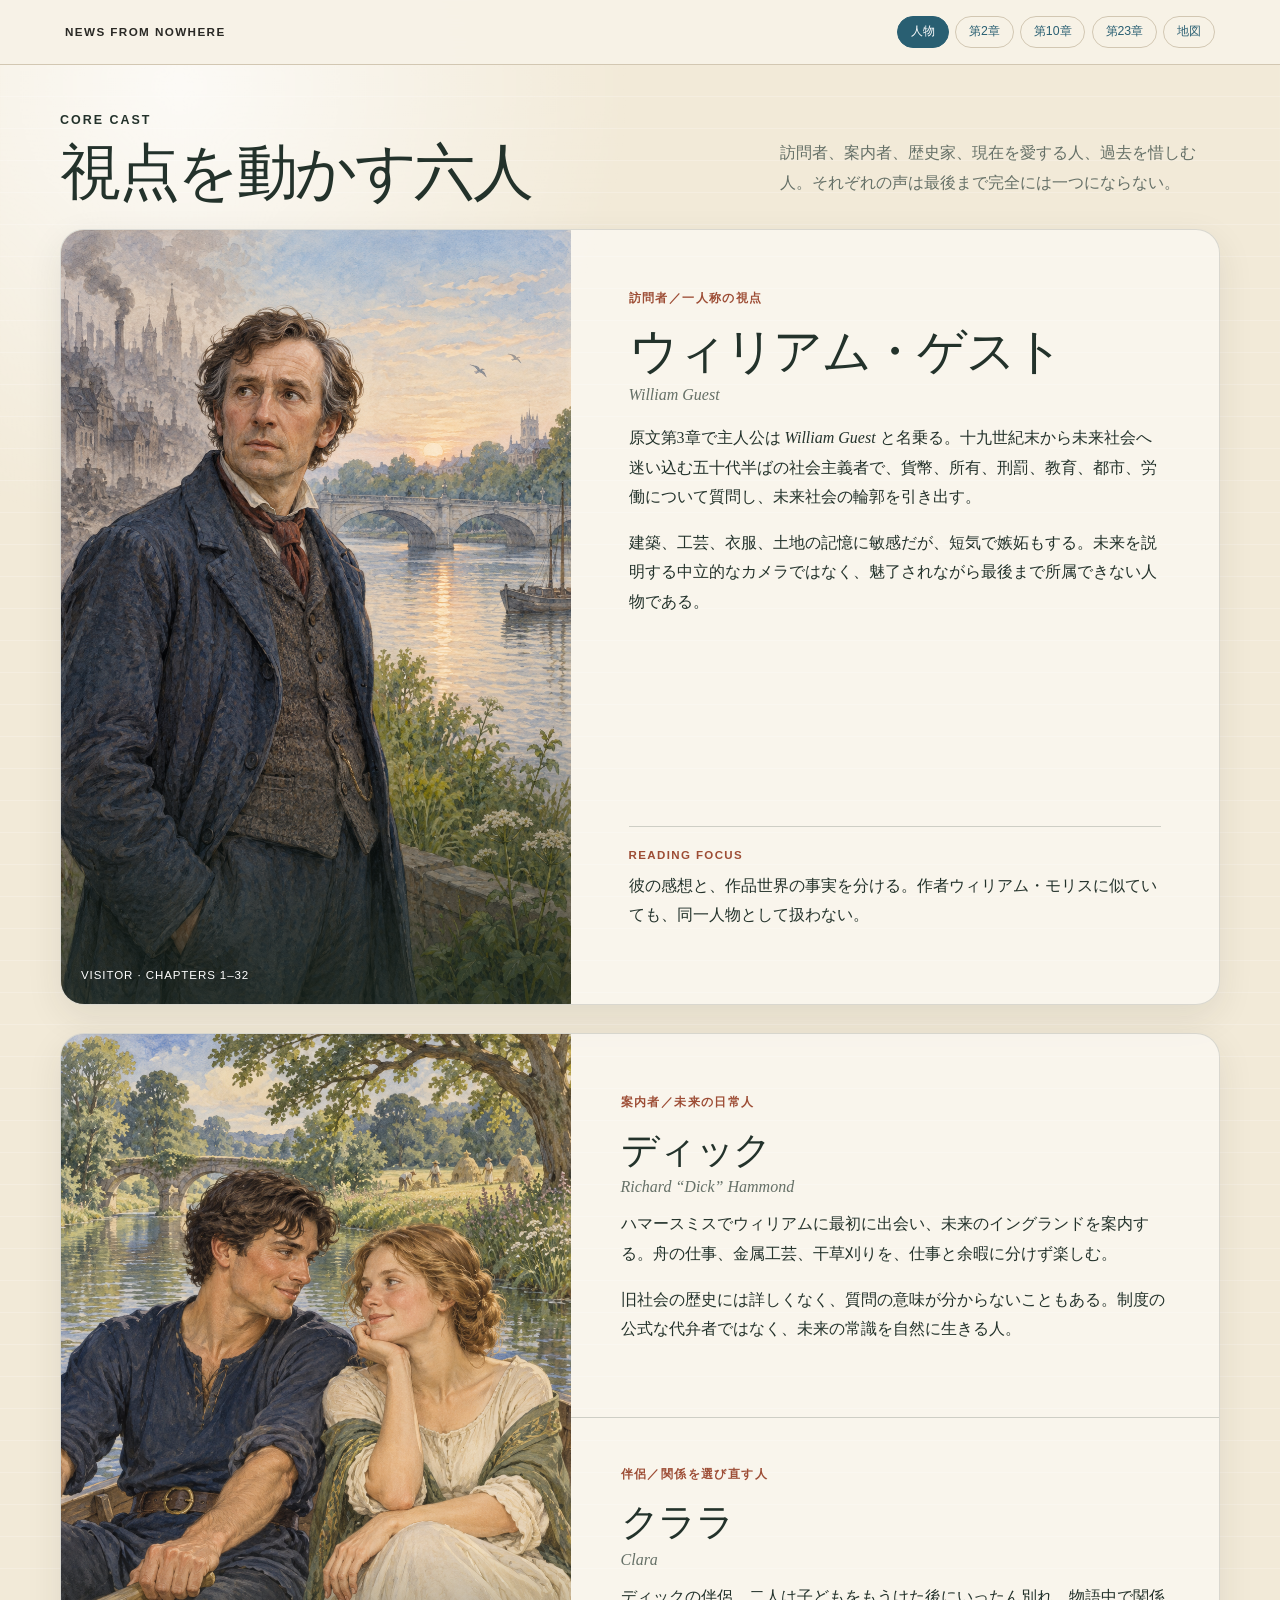
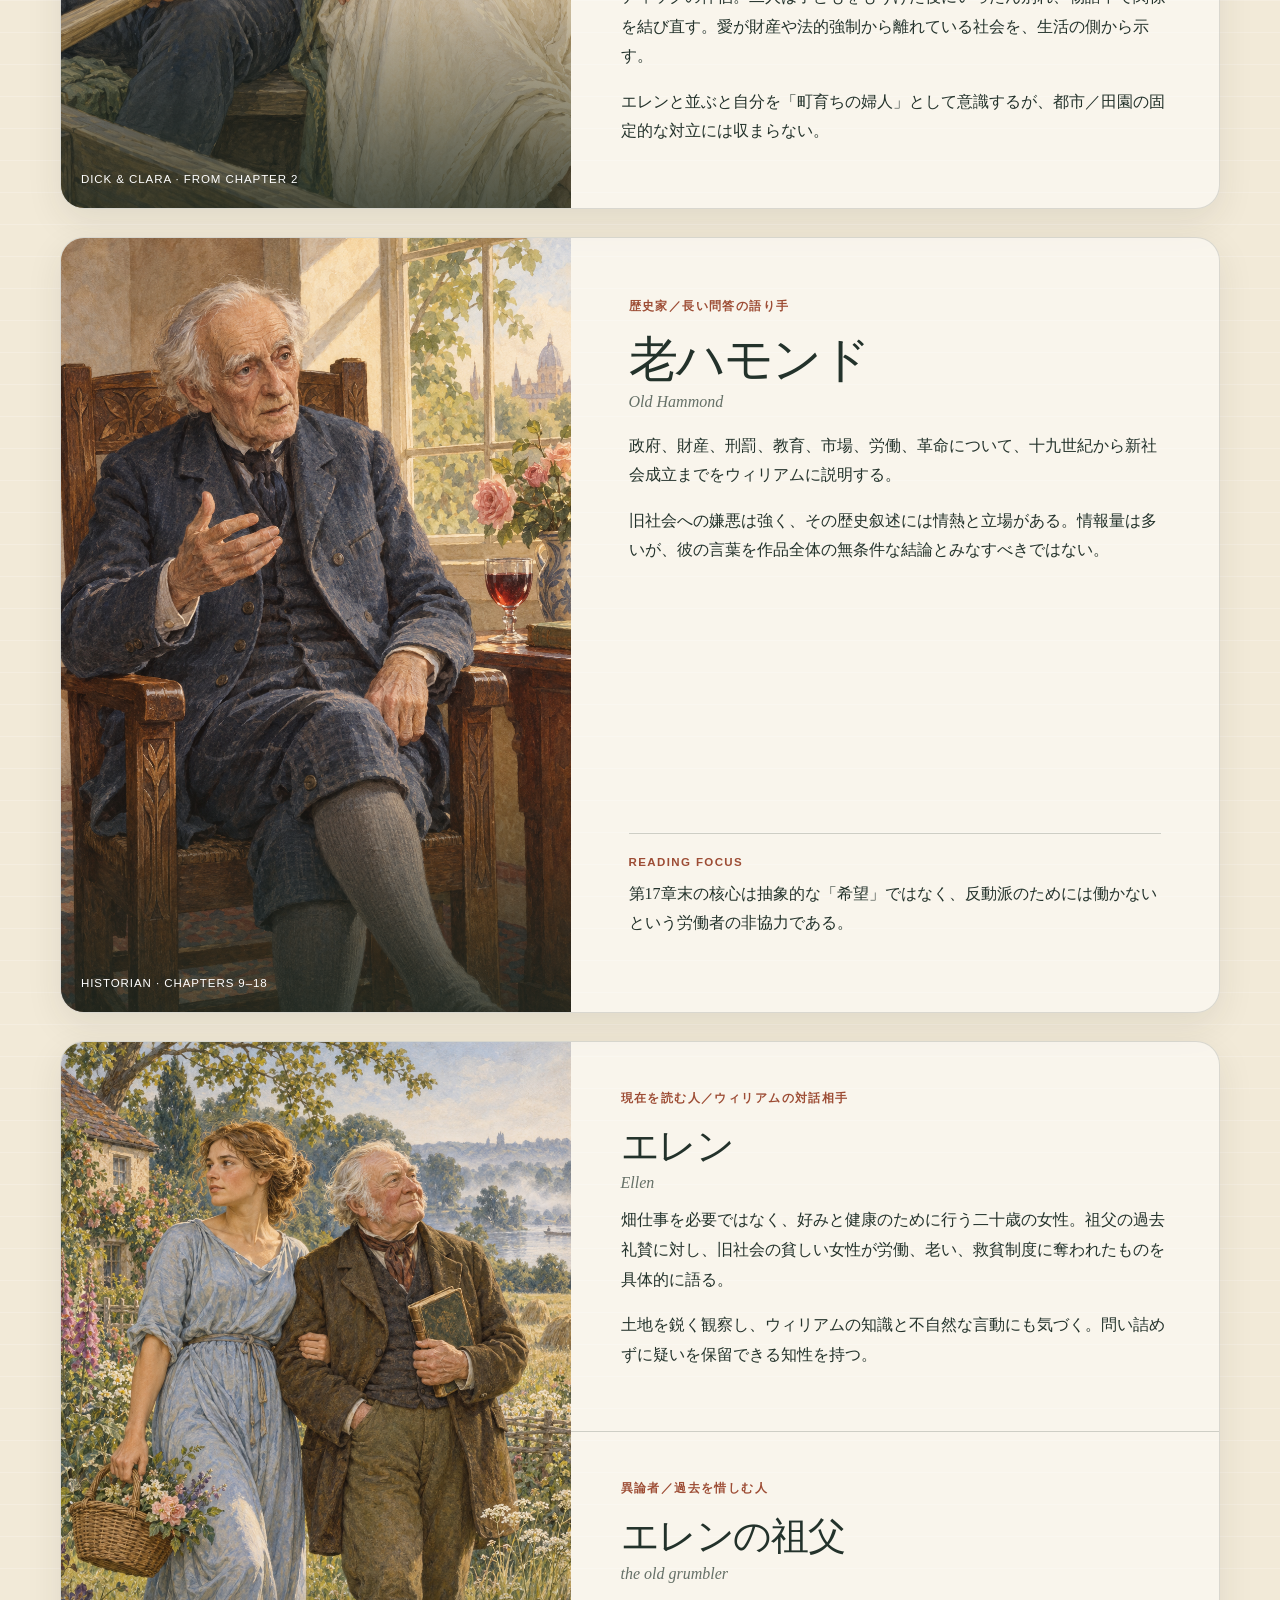
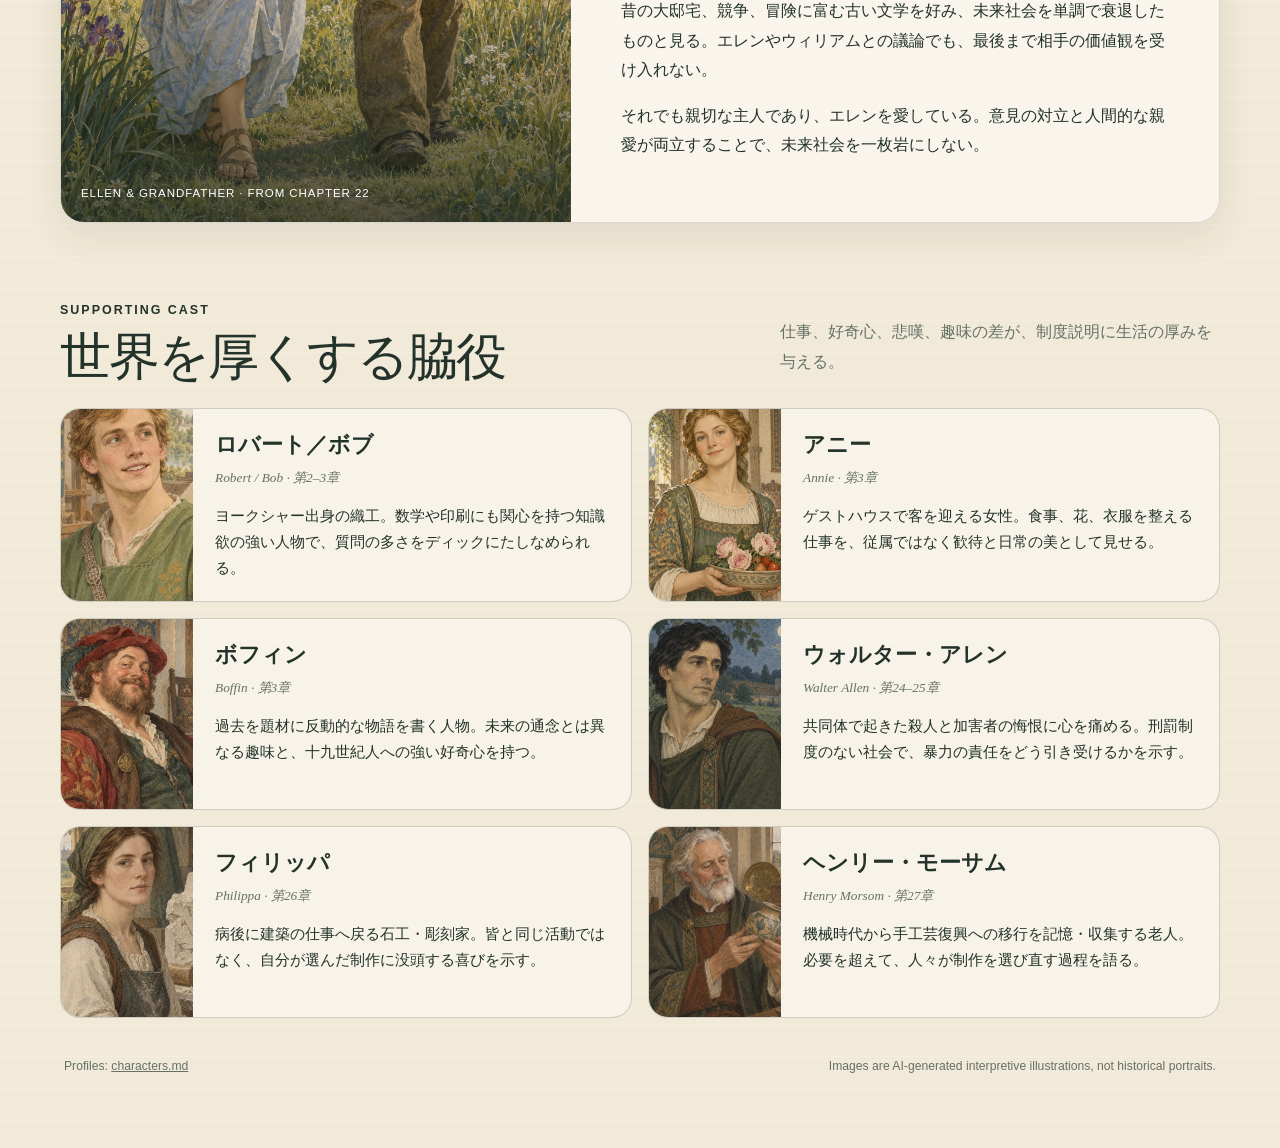
<file: readings/morris/annotated-reader/characters.html>
<!doctype html>
<html lang="ja">
<head>
  <meta charset="utf-8">
  <meta name="viewport" content="width=device-width, initial-scale=1">
  <meta name="color-scheme" content="light">
  <title>『ユートピアだより』人物帖</title>
  <style>
    :root {
      --paper: #f2ead8;
      --paper-deep: #e5d7ba;
      --ink: #23322b;
      --muted: #657067;
      --rust: #9d4d35;
      --line: rgba(35, 50, 43, .2);
      --radius: 24px;
    }

    * { box-sizing: border-box; }

    html {
      background: var(--paper);
      scroll-snap-type: none;
      overflow-x: hidden;
    }

    body {
      margin: 0;
      color: var(--ink);
      background:
        radial-gradient(circle at 14% 2%, rgba(255,255,255,.78), transparent 28rem),
        linear-gradient(rgba(255,255,255,.2) 1px, transparent 1px),
        var(--paper);
      background-size: auto, 100% 32px, auto;
      font-family: "Yu Mincho", "Hiragino Mincho ProN", "Noto Serif JP", Georgia, serif;
      line-height: 1.85;
      overflow-x: hidden;
    }

    a { color: inherit; }

    .page {
      width: min(1160px, calc(100% - 32px));
      margin: 0 auto;
      padding: 44px 0 72px;
    }

    .kicker {
      margin: 0 0 8px;
      font-family: ui-sans-serif, -apple-system, BlinkMacSystemFont, "Hiragino Kaku Gothic ProN", sans-serif;
      font-size: .78rem;
      font-weight: 700;
      letter-spacing: .16em;
      text-transform: uppercase;
    }

    .section-head {
      display: flex;
      justify-content: space-between;
      gap: 24px;
      align-items: end;
      margin-bottom: 24px;
    }

    .section-head h1,
    .section-head h2 {
      margin: 0;
      font-size: clamp(2.2rem, 4.8vw, 4.4rem);
      font-weight: 500;
      letter-spacing: -.04em;
      line-height: 1.06;
    }

    .section-head p:last-child {
      width: min(440px, 100%);
      margin: 0 0 8px;
      color: var(--muted);
    }

    .profiles {
      display: grid;
      gap: 28px;
    }

    .profile {
      display: grid;
      grid-template-columns: minmax(300px, .88fr) minmax(0, 1.12fr);
      min-height: 540px;
      overflow: hidden;
      border: 1px solid rgba(35,50,43,.15);
      border-radius: var(--radius);
      background: rgba(255,255,255,.52);
      box-shadow: 0 12px 36px rgba(42,48,38,.09);
    }

    .profile__art {
      position: relative;
      min-height: 460px;
      overflow: hidden;
      margin: 0;
      background: var(--paper-deep);
    }

    .profile__art img {
      width: 100%;
      height: 100%;
      object-fit: cover;
      object-position: 50% 34%;
      transition: transform .6s ease;
    }

    .profile:hover .profile__art img { transform: scale(1.018); }

    .profile__art::after {
      content: "";
      position: absolute;
      inset: auto 0 0;
      height: 34%;
      background: linear-gradient(transparent, rgba(24,38,31,.72));
      pointer-events: none;
    }

    .profile__caption {
      position: absolute;
      z-index: 1;
      left: 20px;
      bottom: 18px;
      color: white;
      font-family: ui-sans-serif, -apple-system, BlinkMacSystemFont, "Hiragino Kaku Gothic ProN", sans-serif;
      font-size: .72rem;
      letter-spacing: .08em;
    }

    .profile__body {
      display: flex;
      flex-direction: column;
      justify-content: center;
      padding: clamp(28px, 5vw, 58px);
    }

    .profile__body--pair {
      justify-content: stretch;
      padding: 0;
    }

    .person {
      display: flex;
      flex: 1 1 50%;
      flex-direction: column;
      justify-content: center;
      padding: clamp(28px, 4vw, 46px) clamp(26px, 4.2vw, 50px);
    }

    .person + .person { border-top: 1px solid var(--line); }

    .role {
      margin: 0 0 9px;
      color: var(--rust);
      font-family: ui-sans-serif, -apple-system, BlinkMacSystemFont, "Hiragino Kaku Gothic ProN", sans-serif;
      font-size: .74rem;
      font-weight: 700;
      letter-spacing: .12em;
      text-transform: uppercase;
    }

    .profile h3 {
      margin: 0 0 20px;
      font-size: clamp(2rem, 3.8vw, 3.55rem);
      font-weight: 500;
      letter-spacing: -.035em;
      line-height: 1.08;
    }

    .profile__body--pair h3 {
      margin-bottom: 14px;
      font-size: clamp(1.75rem, 3vw, 2.75rem);
    }

    .latin {
      display: block;
      margin-top: 7px;
      color: var(--muted);
      font-family: ui-serif, Georgia, serif;
      font-size: 1rem;
      font-style: italic;
      letter-spacing: 0;
    }

    .profile__body > p,
    .person > p { margin: 0 0 16px; }

    .focus {
      margin-top: auto !important;
      padding-top: 18px;
      border-top: 1px solid var(--line);
    }

    .focus strong {
      display: block;
      margin-bottom: 5px;
      color: var(--rust);
      font-family: ui-sans-serif, -apple-system, BlinkMacSystemFont, "Hiragino Kaku Gothic ProN", sans-serif;
      font-size: .72rem;
      letter-spacing: .12em;
    }

    .minor-section { padding-top: 76px; }

    .minor-section .section-head h2 {
      font-size: clamp(2rem, 4vw, 3.8rem);
    }

    .minor-grid {
      display: grid;
      grid-template-columns: repeat(2, minmax(0, 1fr));
      gap: 16px;
    }

    .minor {
      display: grid;
      grid-template-columns: 132px minmax(0, 1fr);
      min-height: 190px;
      overflow: hidden;
      border: 1px solid var(--line);
      border-radius: 20px;
      background: rgba(255,255,255,.42);
    }

    .minor__portrait {
      width: 132px;
      height: 100%;
      min-height: 190px;
      margin: 0;
      background: var(--paper-deep);
    }

    .minor__portrait img {
      display: block;
      width: 100%;
      height: 100%;
      object-fit: cover;
      object-position: 50% 34%;
    }

    .minor__body { padding: 22px 22px 20px; }

    .minor h3 {
      margin: 0 0 3px;
      font-size: 1.35rem;
      font-weight: 600;
      line-height: 1.3;
    }

    .minor small {
      color: var(--muted);
      font-style: italic;
    }

    .minor p {
      margin: 11px 0 0;
      font-size: .93rem;
      line-height: 1.75;
    }

    footer {
      display: flex;
      justify-content: space-between;
      gap: 28px;
      padding: 38px 4px 0;
      color: var(--muted);
      font-family: ui-sans-serif, -apple-system, BlinkMacSystemFont, "Hiragino Kaku Gothic ProN", sans-serif;
      font-size: .76rem;
      line-height: 1.65;
    }

    @media (max-width: 820px) {
      .page { width: min(100% - 20px, 680px); padding-top: 28px; }
      .section-head { display: block; }
      .section-head p:last-child { margin-top: 16px; }
      .profile { grid-template-columns: 1fr; }
      .profile__art { min-height: 520px; }
      .minor-grid { grid-template-columns: 1fr; }
      footer { flex-direction: column; }
    }

    @media (max-width: 520px) {
      .profile__art { min-height: 410px; }
      .profile__body { padding: 28px 22px 32px; }
      .profile__body--pair { padding: 0; }
      .person { padding: 28px 22px 30px; }
      .minor { grid-template-columns: 100px minmax(0, 1fr); min-height: 166px; }
      .minor__portrait { width: 100px; min-height: 166px; }
      .minor__body { padding: 18px 16px; }
      .minor h3 { font-size: 1.16rem; }
      .minor p { font-size: .86rem; }
    }

    @media (prefers-reduced-motion: reduce) {
      *, *::before, *::after { transition: none !important; }
    }
  </style>
<link rel="stylesheet" href="page-nav.css"></head>
<body><header class="reading-tabs"><a class="reading-title" href="characters.html">NEWS FROM NOWHERE</a><nav class="reading-links" aria-label="読書ページ"><a href="characters.html" aria-current="page">人物</a><a href="chapter-02.html">第2章</a><a href="chapter-10.html">第10章</a><a href="chapter-23.html">第23章</a><a href="chapter-02.html#place-map-dialog">地図</a></nav></header>
  <main class="page">
    <section aria-labelledby="core-title">
      <div class="section-head">
        <div>
          <p class="kicker">Core cast</p>
          <h1 id="core-title">視点を動かす六人</h1>
        </div>
        <p>訪問者、案内者、歴史家、現在を愛する人、過去を惜しむ人。それぞれの声は最後まで完全には一つにならない。</p>
      </div>

      <div class="profiles">
        <article class="profile">
          <figure class="profile__art">
            <img src="../character-gallery/assets/william-guest.png" alt="テムズ河畔に立つウィリアム・ゲスト" loading="eager">
            <figcaption class="profile__caption">VISITOR · CHAPTERS 1–32</figcaption>
          </figure>
          <div class="profile__body">
            <p class="role">訪問者／一人称の視点</p>
            <h3>ウィリアム・ゲスト <span class="latin">William Guest</span></h3>
            <p>原文第3章で主人公は <em>William Guest</em> と名乗る。十九世紀末から未来社会へ迷い込む五十代半ばの社会主義者で、貨幣、所有、刑罰、教育、都市、労働について質問し、未来社会の輪郭を引き出す。</p>
            <p>建築、工芸、衣服、土地の記憶に敏感だが、短気で嫉妬もする。未来を説明する中立的なカメラではなく、魅了されながら最後まで所属できない人物である。</p>
            <p class="focus"><strong>READING FOCUS</strong>彼の感想と、作品世界の事実を分ける。作者ウィリアム・モリスに似ていても、同一人物として扱わない。</p>
          </div>
        </article>

        <article class="profile">
          <figure class="profile__art">
            <img src="../character-gallery/assets/dick-clara.png" alt="舟を進めるディックと隣に座るクララ" loading="lazy">
            <figcaption class="profile__caption">DICK &amp; CLARA · FROM CHAPTER 2</figcaption>
          </figure>
          <div class="profile__body profile__body--pair">
            <section class="person" aria-labelledby="dick-name">
              <p class="role">案内者／未来の日常人</p>
              <h3 id="dick-name">ディック <span class="latin">Richard “Dick” Hammond</span></h3>
              <p>ハマースミスでウィリアムに最初に出会い、未来のイングランドを案内する。舟の仕事、金属工芸、干草刈りを、仕事と余暇に分けず楽しむ。</p>
              <p>旧社会の歴史には詳しくなく、質問の意味が分からないこともある。制度の公式な代弁者ではなく、未来の常識を自然に生きる人。</p>
            </section>
            <section class="person" aria-labelledby="clara-name">
              <p class="role">伴侶／関係を選び直す人</p>
              <h3 id="clara-name">クララ <span class="latin">Clara</span></h3>
              <p>ディックの伴侶。二人は子どもをもうけた後にいったん別れ、物語中で関係を結び直す。愛が財産や法的強制から離れている社会を、生活の側から示す。</p>
              <p>エレンと並ぶと自分を「町育ちの婦人」として意識するが、都市／田園の固定的な対立には収まらない。</p>
            </section>
          </div>
        </article>

        <article class="profile">
          <figure class="profile__art">
            <img src="../character-gallery/assets/old-hammond.png" alt="ブルームズベリーの部屋で語る老ハモンド" loading="lazy">
            <figcaption class="profile__caption">HISTORIAN · CHAPTERS 9–18</figcaption>
          </figure>
          <div class="profile__body">
            <p class="role">歴史家／長い問答の語り手</p>
            <h3>老ハモンド <span class="latin">Old Hammond</span></h3>
            <p>政府、財産、刑罰、教育、市場、労働、革命について、十九世紀から新社会成立までをウィリアムに説明する。</p>
            <p>旧社会への嫌悪は強く、その歴史叙述には情熱と立場がある。情報量は多いが、彼の言葉を作品全体の無条件な結論とみなすべきではない。</p>
            <p class="focus"><strong>READING FOCUS</strong>第17章末の核心は抽象的な「希望」ではなく、反動派のためには働かないという労働者の非協力である。</p>
          </div>
        </article>

        <article class="profile">
          <figure class="profile__art">
            <img src="../character-gallery/assets/ellen-grandfather.png" alt="花籠を持つエレンと古い本を持つ祖父" loading="lazy">
            <figcaption class="profile__caption">ELLEN &amp; GRANDFATHER · FROM CHAPTER 22</figcaption>
          </figure>
          <div class="profile__body profile__body--pair">
            <section class="person" aria-labelledby="ellen-name">
              <p class="role">現在を読む人／ウィリアムの対話相手</p>
              <h3 id="ellen-name">エレン <span class="latin">Ellen</span></h3>
              <p>畑仕事を必要ではなく、好みと健康のために行う二十歳の女性。祖父の過去礼賛に対し、旧社会の貧しい女性が労働、老い、救貧制度に奪われたものを具体的に語る。</p>
              <p>土地を鋭く観察し、ウィリアムの知識と不自然な言動にも気づく。問い詰めずに疑いを保留できる知性を持つ。</p>
            </section>
            <section class="person" aria-labelledby="grandfather-name">
              <p class="role">異論者／過去を惜しむ人</p>
              <h3 id="grandfather-name">エレンの祖父 <span class="latin">the old grumbler</span></h3>
              <p>昔の大邸宅、競争、冒険に富む古い文学を好み、未来社会を単調で衰退したものと見る。エレンやウィリアムとの議論でも、最後まで相手の価値観を受け入れない。</p>
              <p>それでも親切な主人であり、エレンを愛している。意見の対立と人間的な親愛が両立することで、未来社会を一枚岩にしない。</p>
            </section>
          </div>
        </article>
      </div>
    </section>

    <section class="minor-section" aria-labelledby="minor-title">
      <div class="section-head">
        <div>
          <p class="kicker">Supporting cast</p>
          <h2 id="minor-title">世界を厚くする脇役</h2>
        </div>
        <p>仕事、好奇心、悲嘆、趣味の差が、制度説明に生活の厚みを与える。</p>
      </div>

      <div class="minor-grid">
        <article class="minor">
          <figure class="minor__portrait"><img src="../character-gallery/assets/robert-bob.webp" alt="ロバート／ボブの解釈的な胸像" loading="lazy"></figure>
          <div class="minor__body"><h3>ロバート／ボブ</h3><small>Robert / Bob · 第2–3章</small><p>ヨークシャー出身の織工。数学や印刷にも関心を持つ知識欲の強い人物で、質問の多さをディックにたしなめられる。</p></div>
        </article>
        <article class="minor">
          <figure class="minor__portrait"><img src="../character-gallery/assets/annie.webp" alt="アニーの解釈的な胸像" loading="lazy"></figure>
          <div class="minor__body"><h3>アニー</h3><small>Annie · 第3章</small><p>ゲストハウスで客を迎える女性。食事、花、衣服を整える仕事を、従属ではなく歓待と日常の美として見せる。</p></div>
        </article>
        <article class="minor">
          <figure class="minor__portrait"><img src="../character-gallery/assets/boffin.webp" alt="ボフィンの解釈的な胸像" loading="lazy"></figure>
          <div class="minor__body"><h3>ボフィン</h3><small>Boffin · 第3章</small><p>過去を題材に反動的な物語を書く人物。未来の通念とは異なる趣味と、十九世紀人への強い好奇心を持つ。</p></div>
        </article>
        <article class="minor">
          <figure class="minor__portrait"><img src="../character-gallery/assets/walter-allen.webp" alt="ウォルター・アレンの解釈的な胸像" loading="lazy"></figure>
          <div class="minor__body"><h3>ウォルター・アレン</h3><small>Walter Allen · 第24–25章</small><p>共同体で起きた殺人と加害者の悔恨に心を痛める。刑罰制度のない社会で、暴力の責任をどう引き受けるかを示す。</p></div>
        </article>
        <article class="minor">
          <figure class="minor__portrait"><img src="../character-gallery/assets/philippa.webp" alt="フィリッパの解釈的な胸像" loading="lazy"></figure>
          <div class="minor__body"><h3>フィリッパ</h3><small>Philippa · 第26章</small><p>病後に建築の仕事へ戻る石工・彫刻家。皆と同じ活動ではなく、自分が選んだ制作に没頭する喜びを示す。</p></div>
        </article>
        <article class="minor">
          <figure class="minor__portrait"><img src="../character-gallery/assets/henry-morsom.webp" alt="ヘンリー・モーサムの解釈的な胸像" loading="lazy"></figure>
          <div class="minor__body"><h3>ヘンリー・モーサム</h3><small>Henry Morsom · 第27章</small><p>機械時代から手工芸復興への移行を記憶・収集する老人。必要を超えて、人々が制作を選び直す過程を語る。</p></div>
        </article>
      </div>
    </section>

    <footer>
      <span>Profiles: <a href="../characters.md">characters.md</a></span>
      <span>Images are AI-generated interpretive illustrations, not historical portraits.</span>
    </footer>
  </main>
</body>
</html>
</file>
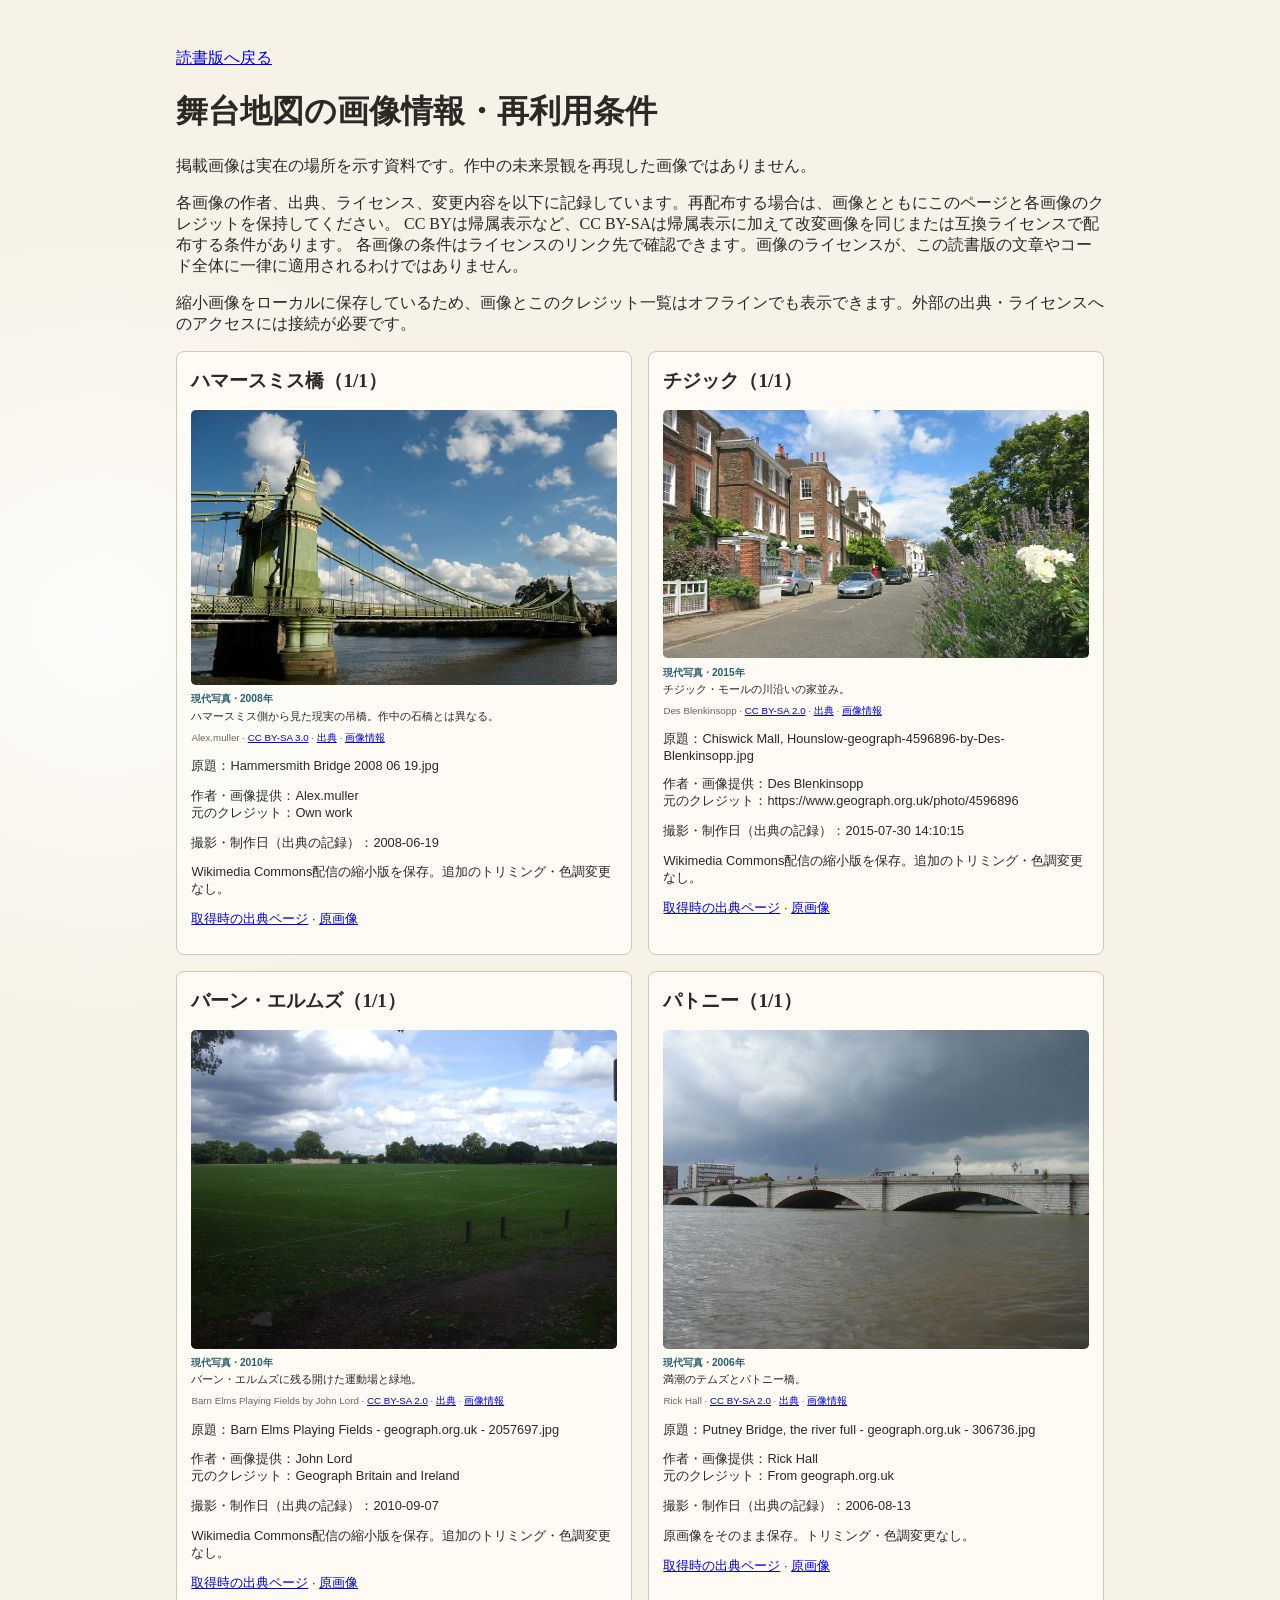
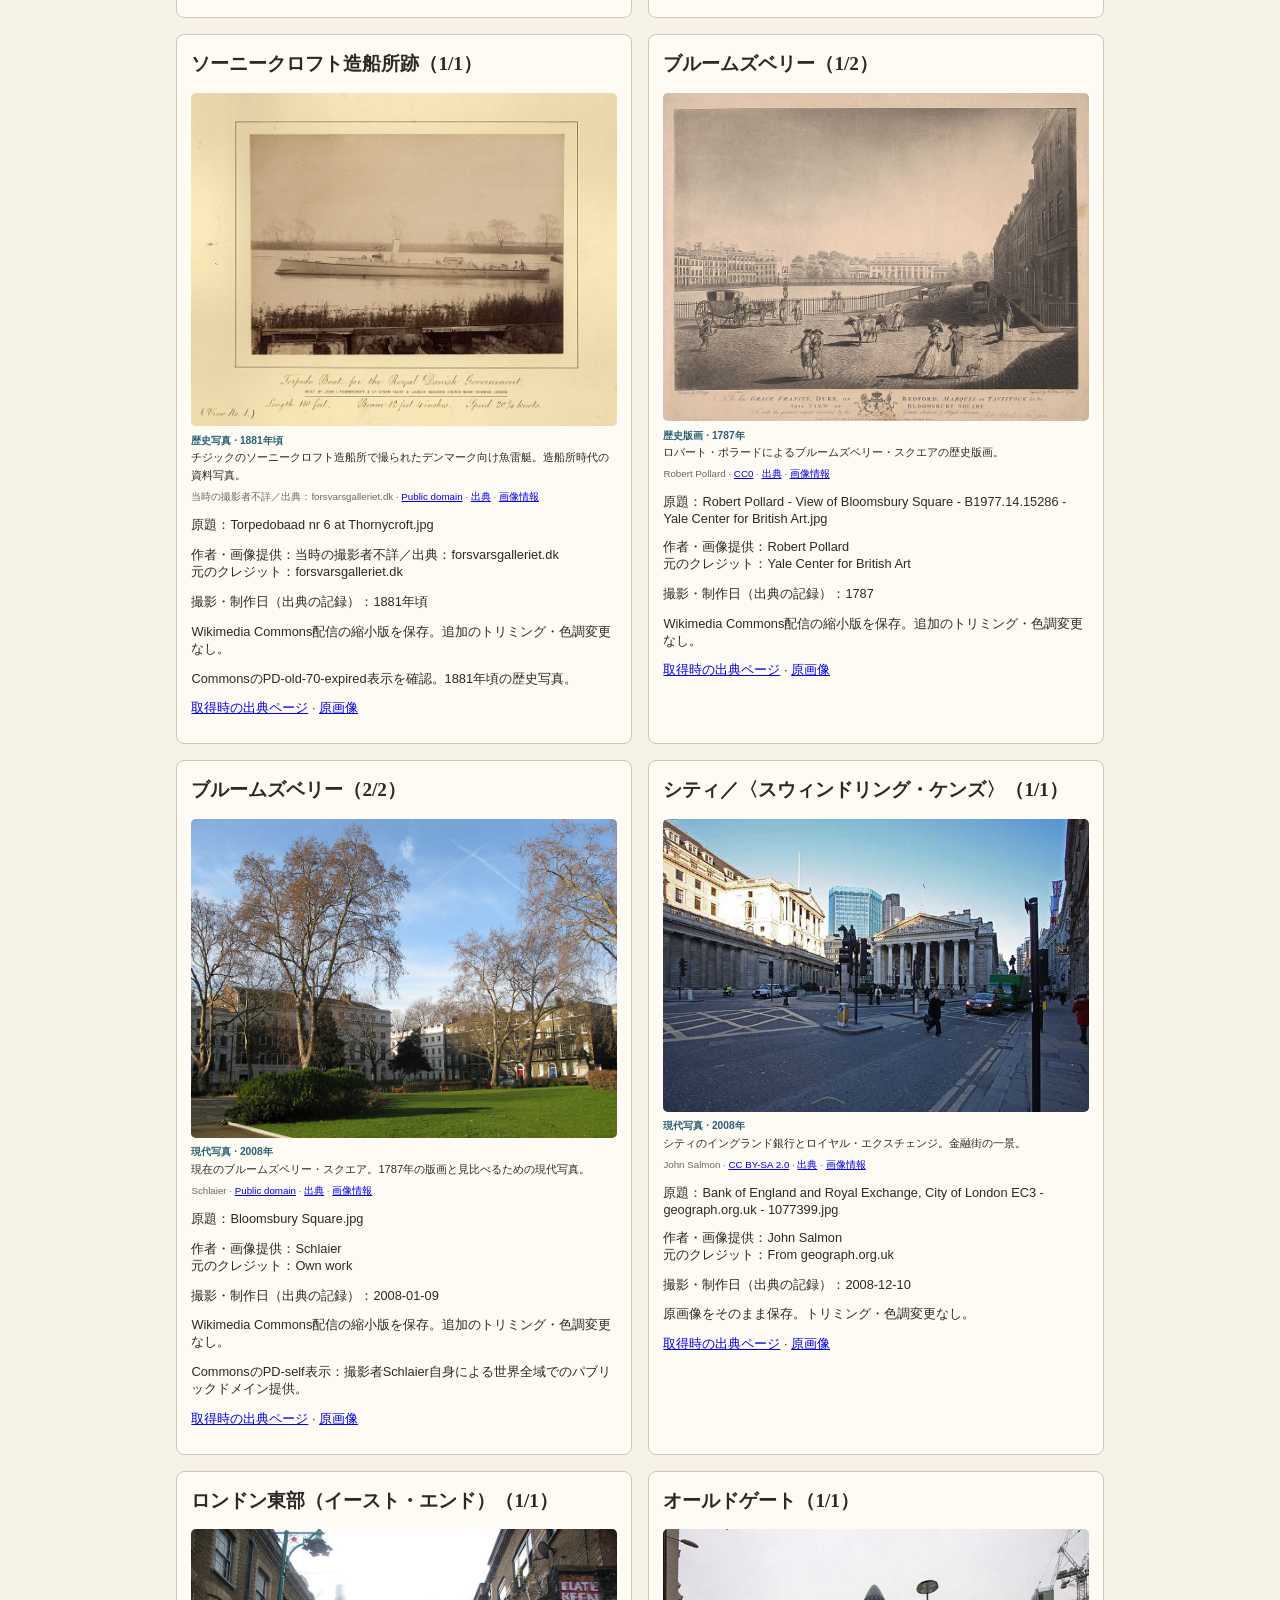
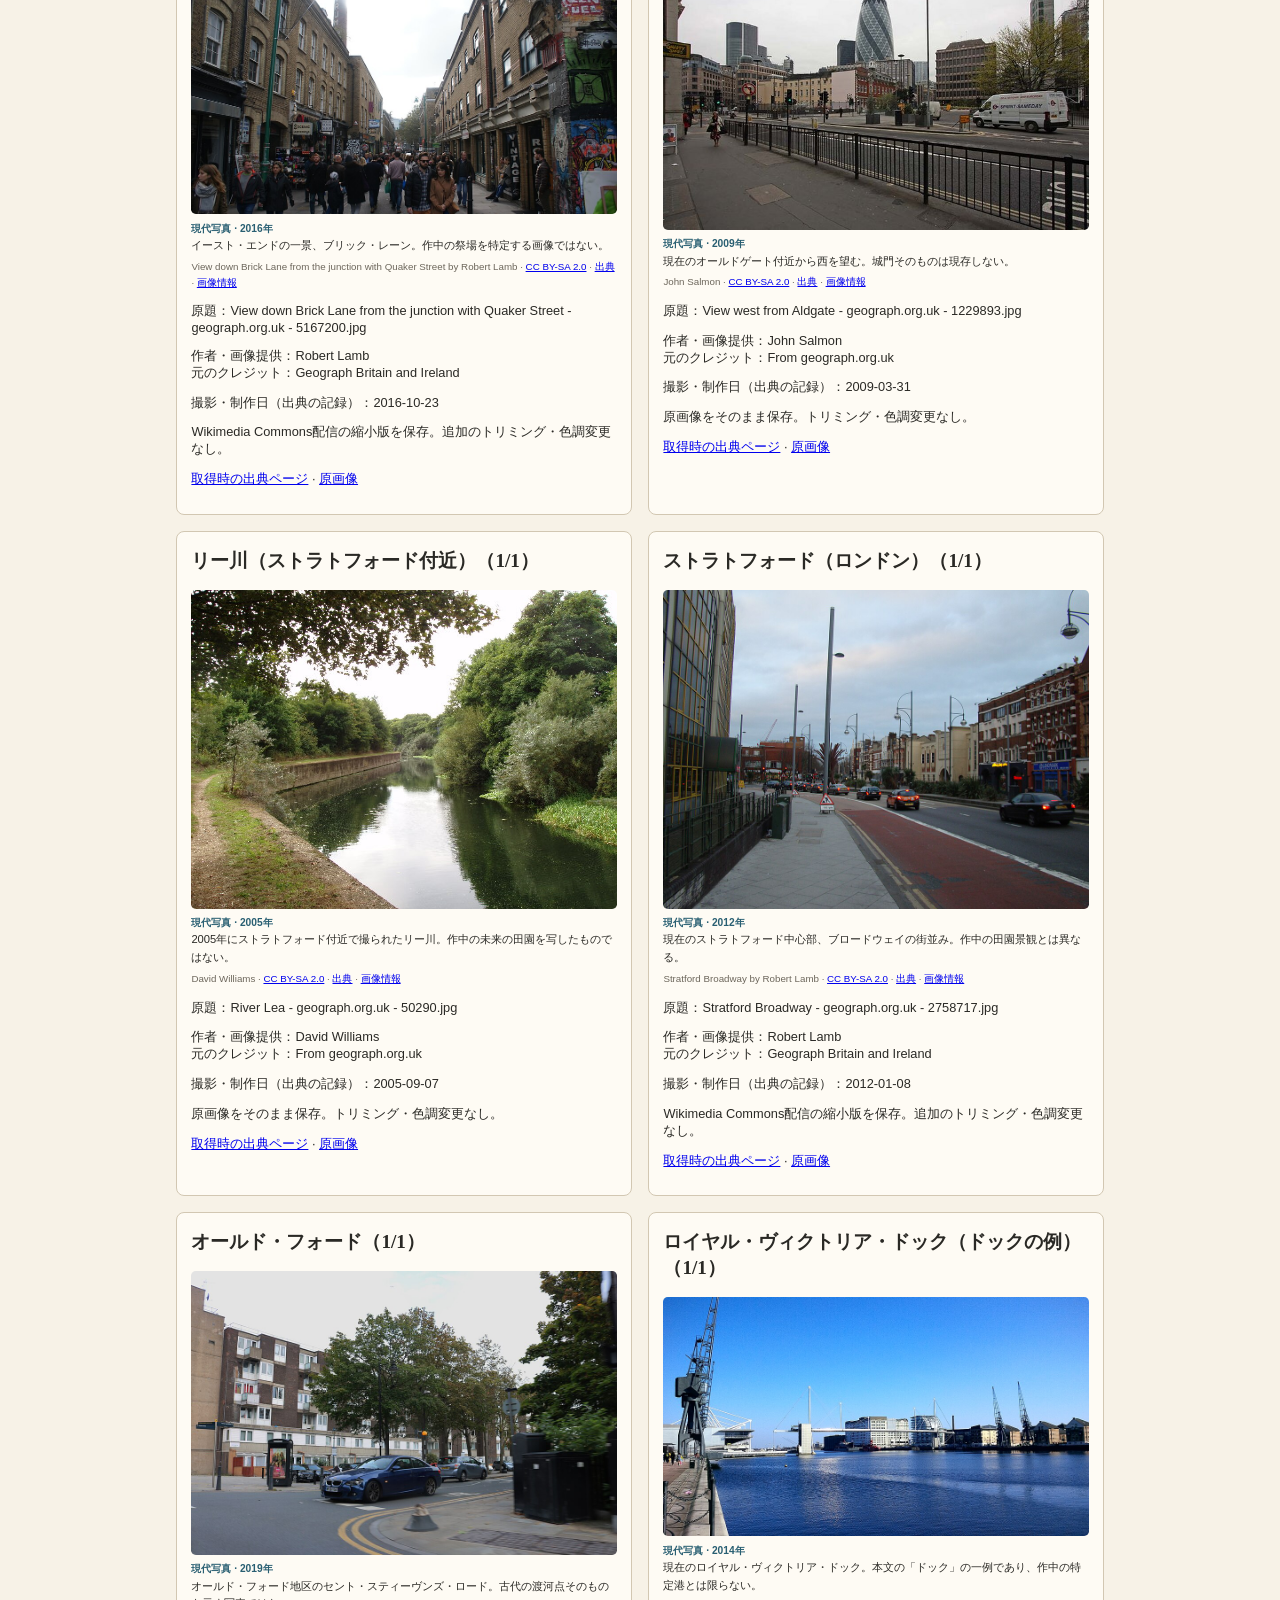
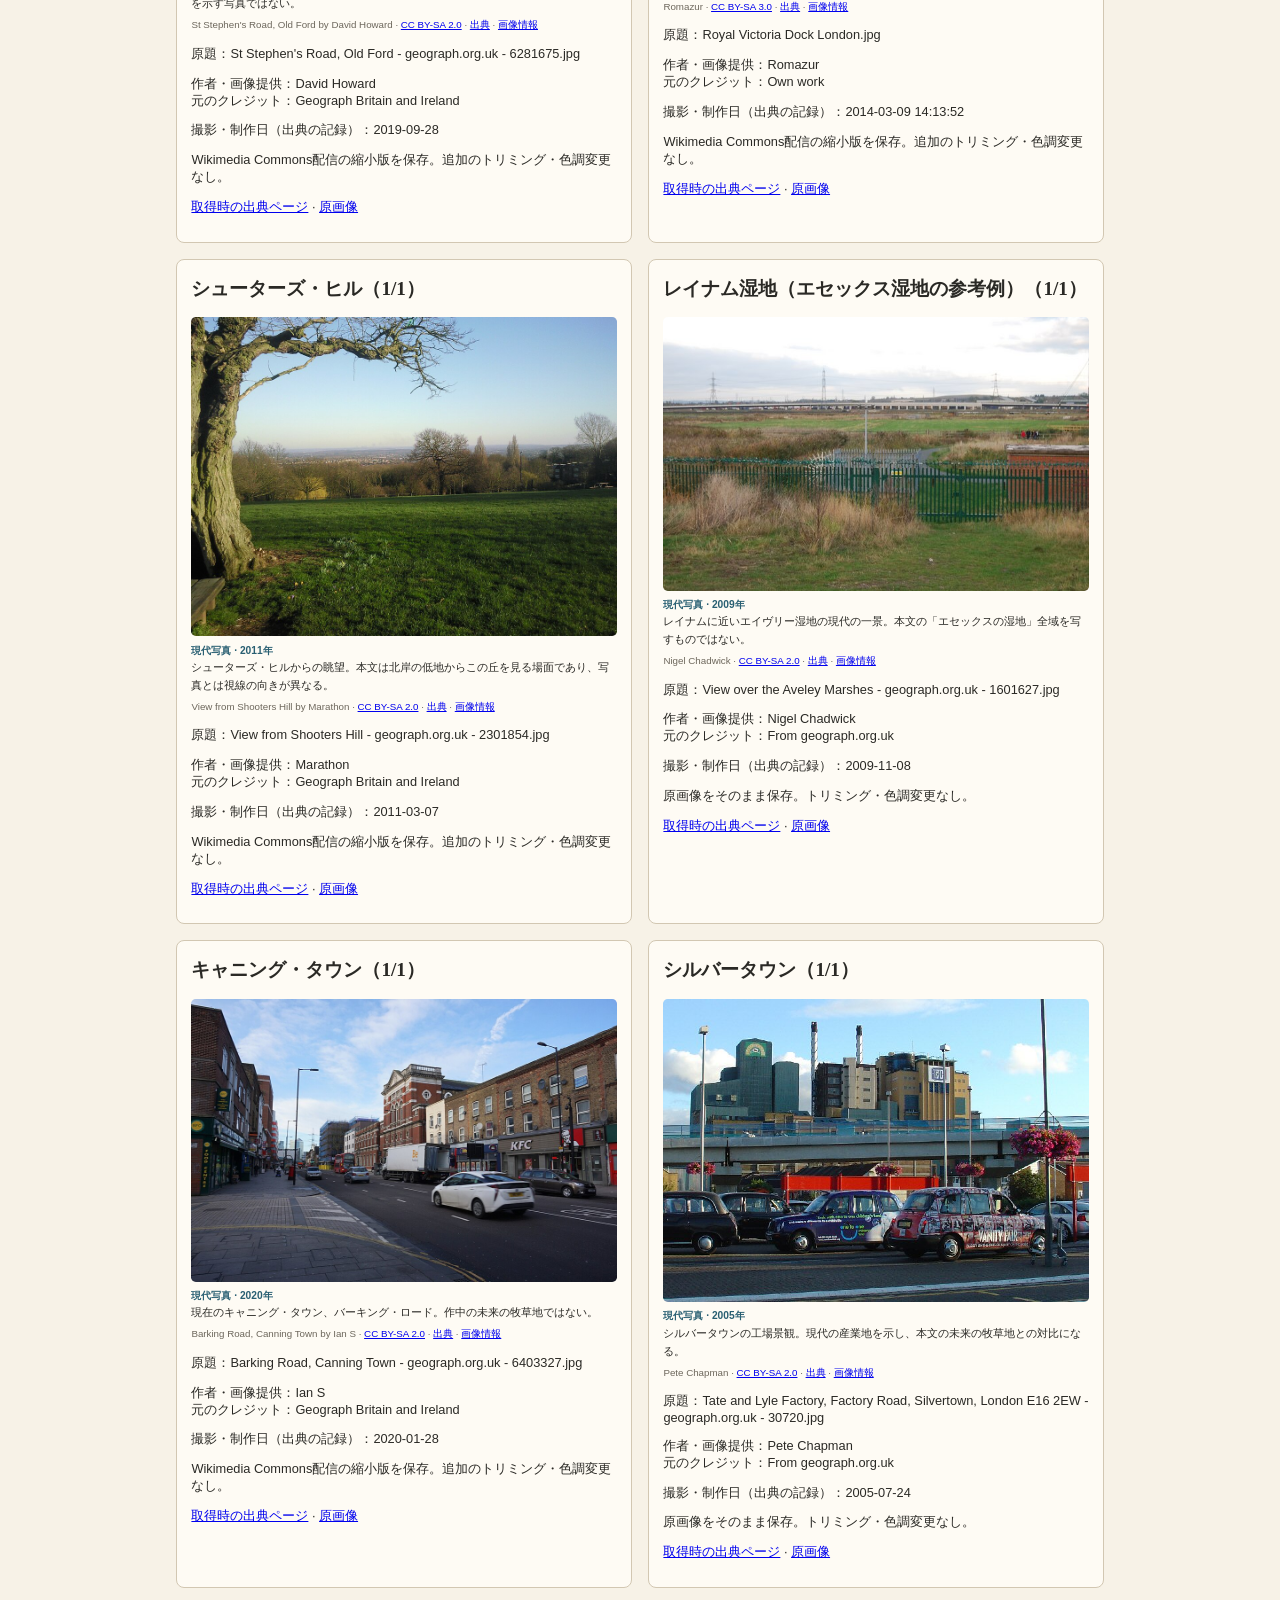
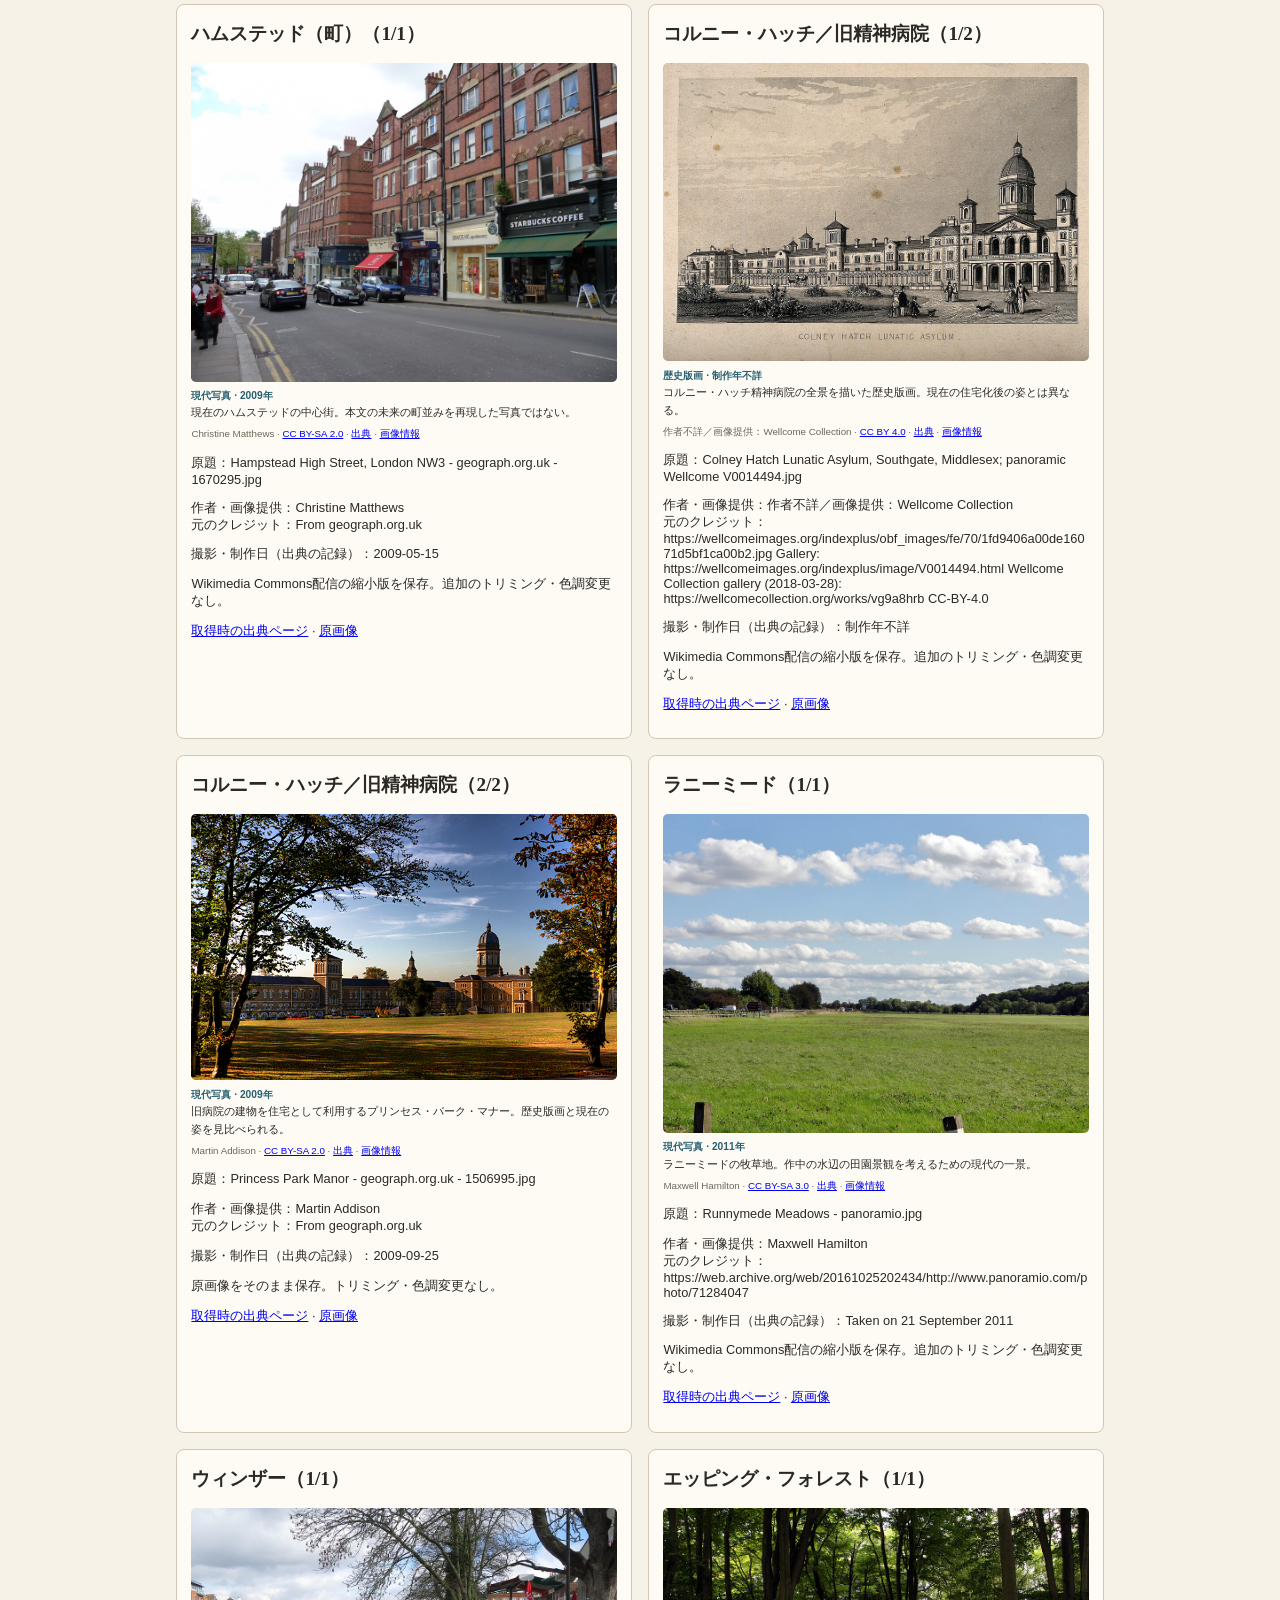
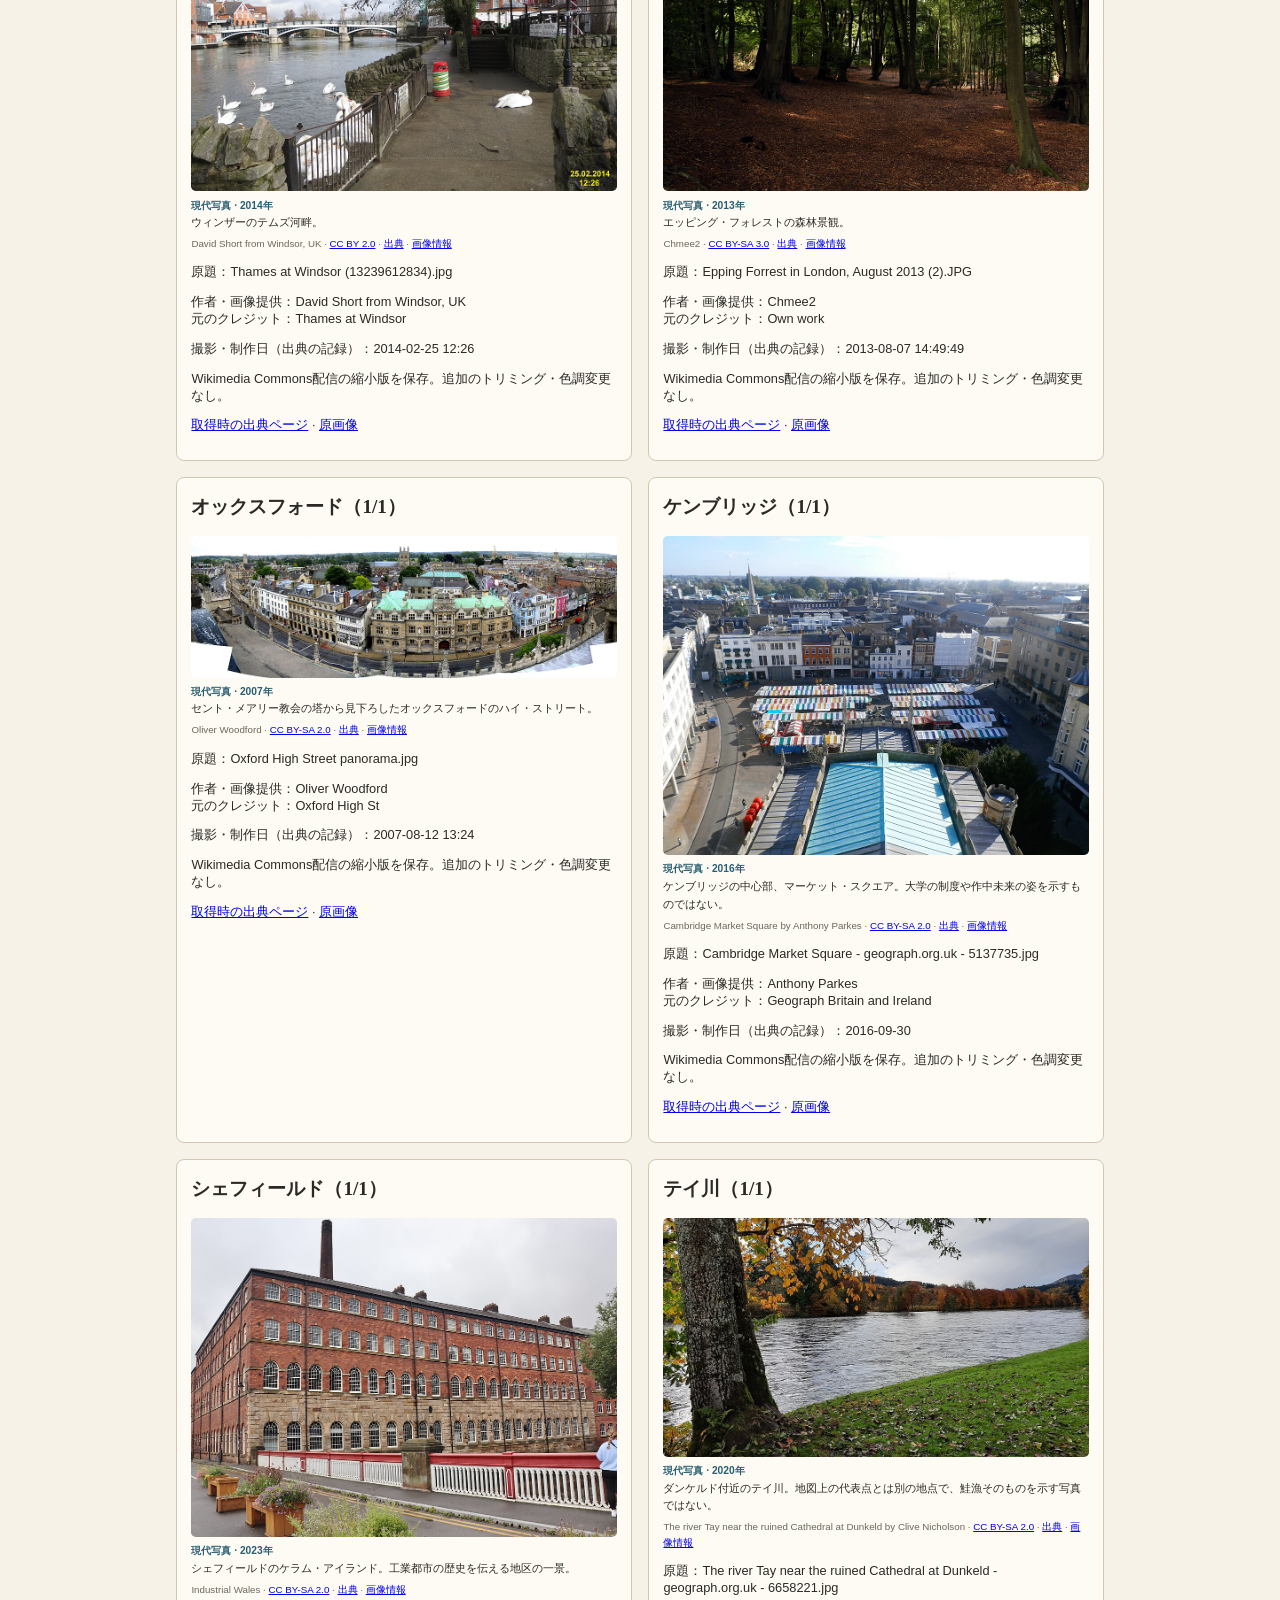
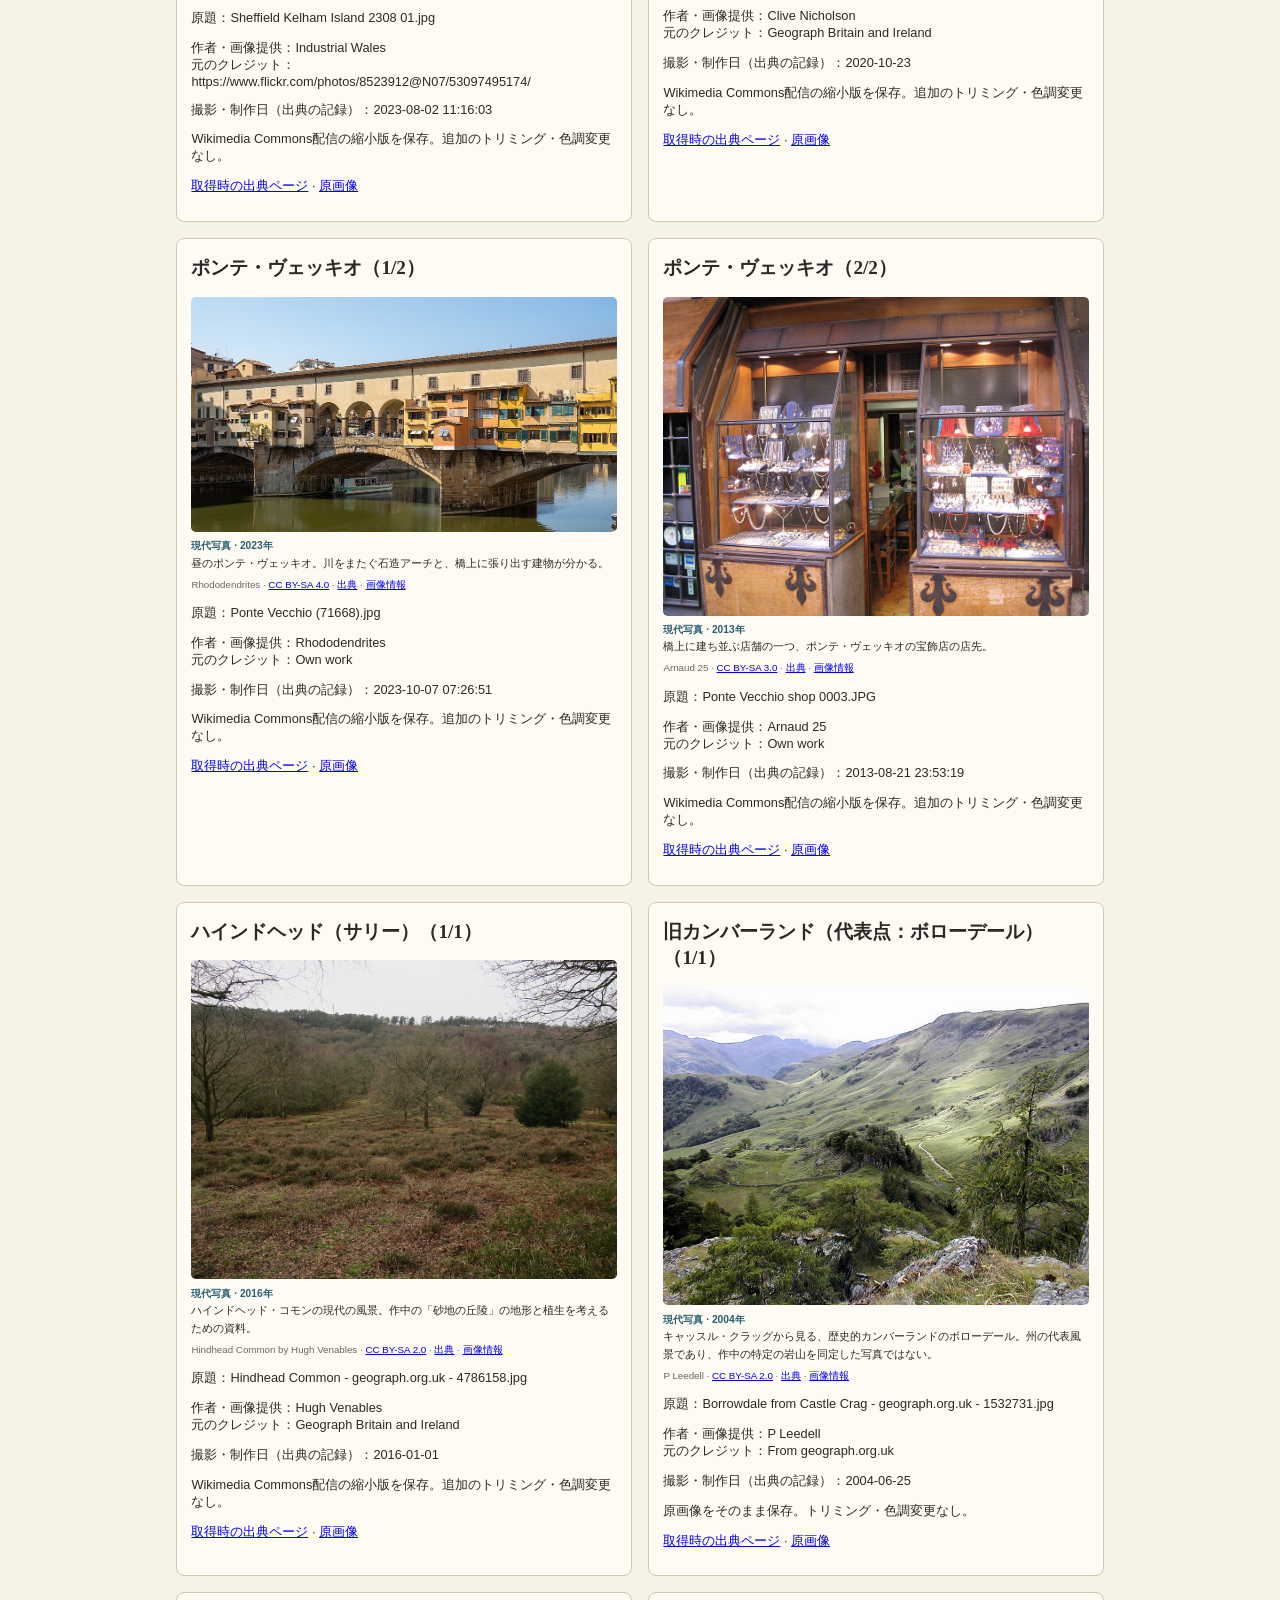
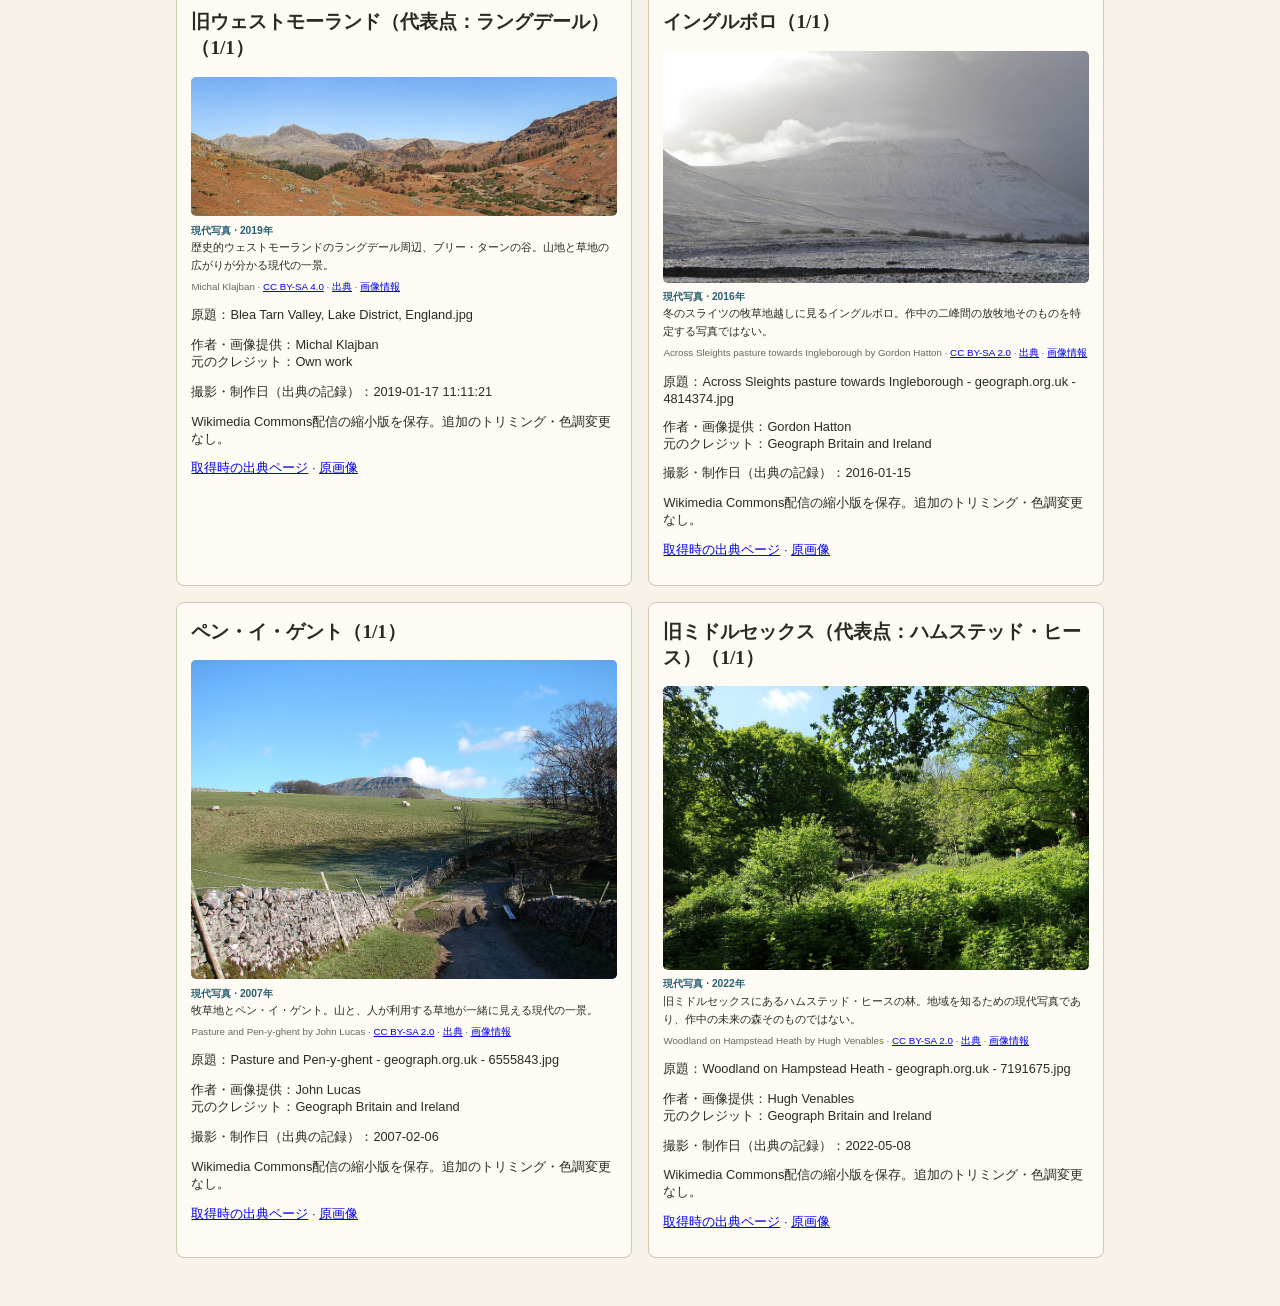
<file: readings/morris/annotated-reader/image-credits.html>
<!doctype html>
<html lang="ja"><meta charset="utf-8"><meta name="viewport" content="width=device-width,initial-scale=1">
<title>舞台地図の画像情報・再利用条件</title><link rel="stylesheet" href="reader.css">
<style>main{max-width:60rem;margin:2rem auto;padding:1rem} .credits-grid{display:grid;grid-template-columns:repeat(auto-fit,minmax(min(100%,24rem),1fr));gap:1rem} article{scroll-margin-top:1rem} article>p{font-family:var(--sans);font-size:.8rem;overflow-wrap:anywhere} .place-entry h2{margin-top:.2rem;font-size:1.2rem}</style>
<main><a href="index.html">読書版へ戻る</a><h1>舞台地図の画像情報・再利用条件</h1>
<p>掲載画像は実在の場所を示す資料です。作中の未来景観を再現した画像ではありません。</p>
<p>各画像の作者、出典、ライセンス、変更内容を以下に記録しています。再配布する場合は、画像とともにこのページと各画像のクレジットを保持してください。
CC BYは帰属表示など、CC BY-SAは帰属表示に加えて改変画像を同じまたは互換ライセンスで配布する条件があります。
各画像の条件はライセンスのリンク先で確認できます。画像のライセンスが、この読書版の文章やコード全体に一律に適用されるわけではありません。</p>
<p>縮小画像をローカルに保存しているため、画像とこのクレジット一覧はオフラインでも表示できます。外部の出典・ライセンスへのアクセスには接続が必要です。</p>
<div class="credits-grid"><article class="place-entry" id="hammersmith-bridge"><h2>ハマースミス橋（1/1）</h2><figure class="place-photo"><a href="place-images/hammersmith-bridge.jpg" target="_blank" rel="noopener" aria-label="画像を拡大：ハマースミス側から見た現実の吊橋。作中の石橋とは異なる。"><img src="place-images/hammersmith-bridge.jpg" alt="ハマースミス側から見た現実の吊橋。作中の石橋とは異なる。" width="960" height="621" loading="lazy" decoding="async"></a><figcaption><span class="place-photo-date">現代写真 · 2008年</span><span class="place-photo-caption">ハマースミス側から見た現実の吊橋。作中の石橋とは異なる。</span><span class="place-photo-credit">Alex.muller · <a href="https://creativecommons.org/licenses/by-sa/3.0" target="_blank" rel="noopener">CC BY-SA 3.0</a> · <a href="https://commons.wikimedia.org/wiki/File:Hammersmith_Bridge_2008_06_19.jpg" target="_blank" rel="noopener">出典</a> · <a href="image-credits.html#hammersmith-bridge" target="_blank" rel="noopener">画像情報</a></span></figcaption></figure><p>原題：Hammersmith Bridge 2008 06 19.jpg</p><p>作者・画像提供：Alex.muller<br>元のクレジット：Own work</p><p>撮影・制作日（出典の記録）：2008-06-19</p><p>Wikimedia Commons配信の縮小版を保存。追加のトリミング・色調変更なし。</p><p><a href="https://commons.wikimedia.org/w/index.php?oldid=1067604110">取得時の出典ページ</a> · <a href="https://upload.wikimedia.org/wikipedia/commons/4/45/Hammersmith_Bridge_2008_06_19.jpg">原画像</a></p></article>
<article class="place-entry" id="chiswick"><h2>チジック（1/1）</h2><figure class="place-photo"><a href="place-images/chiswick.jpg" target="_blank" rel="noopener" aria-label="画像を拡大：チジック・モールの川沿いの家並み。"><img src="place-images/chiswick.jpg" alt="チジック・モールの川沿いの家並み。" width="960" height="561" loading="lazy" decoding="async"></a><figcaption><span class="place-photo-date">現代写真 · 2015年</span><span class="place-photo-caption">チジック・モールの川沿いの家並み。</span><span class="place-photo-credit">Des Blenkinsopp · <a href="https://creativecommons.org/licenses/by-sa/2.0" target="_blank" rel="noopener">CC BY-SA 2.0</a> · <a href="https://commons.wikimedia.org/wiki/File:Chiswick_Mall,_Hounslow-geograph-4596896-by-Des-Blenkinsopp.jpg" target="_blank" rel="noopener">出典</a> · <a href="image-credits.html#chiswick" target="_blank" rel="noopener">画像情報</a></span></figcaption></figure><p>原題：Chiswick Mall, Hounslow-geograph-4596896-by-Des-Blenkinsopp.jpg</p><p>作者・画像提供：Des Blenkinsopp<br>元のクレジット：https://www.geograph.org.uk/photo/4596896</p><p>撮影・制作日（出典の記録）：2015-07-30 14:10:15</p><p>Wikimedia Commons配信の縮小版を保存。追加のトリミング・色調変更なし。</p><p><a href="https://commons.wikimedia.org/w/index.php?oldid=1123691223">取得時の出典ページ</a> · <a href="https://upload.wikimedia.org/wikipedia/commons/b/b3/Chiswick_Mall%2C_Hounslow-geograph-4596896-by-Des-Blenkinsopp.jpg">原画像</a></p></article>
<article class="place-entry" id="barn-elms"><h2>バーン・エルムズ（1/1）</h2><figure class="place-photo"><a href="place-images/barn-elms.jpg" target="_blank" rel="noopener" aria-label="画像を拡大：バーン・エルムズに残る開けた運動場と緑地。"><img src="place-images/barn-elms.jpg" alt="バーン・エルムズに残る開けた運動場と緑地。" width="960" height="720" loading="lazy" decoding="async"></a><figcaption><span class="place-photo-date">現代写真 · 2010年</span><span class="place-photo-caption">バーン・エルムズに残る開けた運動場と緑地。</span><span class="place-photo-credit">Barn Elms Playing Fields by John Lord · <a href="https://creativecommons.org/licenses/by-sa/2.0" target="_blank" rel="noopener">CC BY-SA 2.0</a> · <a href="https://commons.wikimedia.org/wiki/File:Barn_Elms_Playing_Fields_-_geograph.org.uk_-_2057697.jpg" target="_blank" rel="noopener">出典</a> · <a href="image-credits.html#barn-elms" target="_blank" rel="noopener">画像情報</a></span></figcaption></figure><p>原題：Barn Elms Playing Fields - geograph.org.uk - 2057697.jpg</p><p>作者・画像提供：John Lord<br>元のクレジット：Geograph Britain and Ireland</p><p>撮影・制作日（出典の記録）：2010-09-07</p><p>Wikimedia Commons配信の縮小版を保存。追加のトリミング・色調変更なし。</p><p><a href="https://commons.wikimedia.org/w/index.php?oldid=933894983">取得時の出典ページ</a> · <a href="https://upload.wikimedia.org/wikipedia/commons/8/8f/Barn_Elms_Playing_Fields_-_geograph.org.uk_-_2057697.jpg">原画像</a></p></article>
<article class="place-entry" id="putney"><h2>パトニー（1/1）</h2><figure class="place-photo"><a href="place-images/putney.jpg" target="_blank" rel="noopener" aria-label="画像を拡大：満潮のテムズとパトニー橋。"><img src="place-images/putney.jpg" alt="満潮のテムズとパトニー橋。" width="640" height="480" loading="lazy" decoding="async"></a><figcaption><span class="place-photo-date">現代写真 · 2006年</span><span class="place-photo-caption">満潮のテムズとパトニー橋。</span><span class="place-photo-credit">Rick Hall · <a href="https://creativecommons.org/licenses/by-sa/2.0" target="_blank" rel="noopener">CC BY-SA 2.0</a> · <a href="https://commons.wikimedia.org/wiki/File:Putney_Bridge,_the_river_full_-_geograph.org.uk_-_306736.jpg" target="_blank" rel="noopener">出典</a> · <a href="image-credits.html#putney" target="_blank" rel="noopener">画像情報</a></span></figcaption></figure><p>原題：Putney Bridge, the river full - geograph.org.uk - 306736.jpg</p><p>作者・画像提供：Rick Hall<br>元のクレジット：From geograph.org.uk</p><p>撮影・制作日（出典の記録）：2006-08-13</p><p>原画像をそのまま保存。トリミング・色調変更なし。</p><p><a href="https://commons.wikimedia.org/w/index.php?oldid=1122557491">取得時の出典ページ</a> · <a href="https://upload.wikimedia.org/wikipedia/commons/6/63/Putney_Bridge%2C_the_river_full_-_geograph.org.uk_-_306736.jpg">原画像</a></p></article>
<article class="place-entry" id="thornycroft-yard"><h2>ソーニークロフト造船所跡（1/1）</h2><figure class="place-photo"><a href="place-images/thornycroft-yard.jpg" target="_blank" rel="noopener" aria-label="画像を拡大：チジックのソーニークロフト造船所で撮られたデンマーク向け魚雷艇。造船所時代の資料写真。"><img src="place-images/thornycroft-yard.jpg" alt="チジックのソーニークロフト造船所で撮られたデンマーク向け魚雷艇。造船所時代の資料写真。" width="960" height="752" loading="lazy" decoding="async"></a><figcaption><span class="place-photo-date">歴史写真 · 1881年頃</span><span class="place-photo-caption">チジックのソーニークロフト造船所で撮られたデンマーク向け魚雷艇。造船所時代の資料写真。</span><span class="place-photo-credit">当時の撮影者不詳／出典：forsvarsgalleriet.dk · <a href="https://creativecommons.org/publicdomain/mark/1.0/" target="_blank" rel="noopener">Public domain</a> · <a href="https://commons.wikimedia.org/wiki/File:Torpedobaad_nr_6_at_Thornycroft.jpg" target="_blank" rel="noopener">出典</a> · <a href="image-credits.html#thornycroft-yard" target="_blank" rel="noopener">画像情報</a></span></figcaption></figure><p>原題：Torpedobaad nr 6 at Thornycroft.jpg</p><p>作者・画像提供：当時の撮影者不詳／出典：forsvarsgalleriet.dk<br>元のクレジット：forsvarsgalleriet.dk</p><p>撮影・制作日（出典の記録）：1881年頃</p><p>Wikimedia Commons配信の縮小版を保存。追加のトリミング・色調変更なし。</p><p>CommonsのPD-old-70-expired表示を確認。1881年頃の歴史写真。</p><p><a href="https://commons.wikimedia.org/w/index.php?oldid=544252462">取得時の出典ページ</a> · <a href="https://upload.wikimedia.org/wikipedia/commons/0/08/Torpedobaad_nr_6_at_Thornycroft.jpg">原画像</a></p></article>
<article class="place-entry" id="bloomsbury"><h2>ブルームズベリー（1/2）</h2><figure class="place-photo"><a href="place-images/bloomsbury.jpg" target="_blank" rel="noopener" aria-label="画像を拡大：ロバート・ポラードによるブルームズベリー・スクエアの歴史版画。"><img src="place-images/bloomsbury.jpg" alt="ロバート・ポラードによるブルームズベリー・スクエアの歴史版画。" width="960" height="740" loading="lazy" decoding="async"></a><figcaption><span class="place-photo-date">歴史版画 · 1787年</span><span class="place-photo-caption">ロバート・ポラードによるブルームズベリー・スクエアの歴史版画。</span><span class="place-photo-credit">Robert Pollard · <a href="http://creativecommons.org/publicdomain/zero/1.0/deed.en" target="_blank" rel="noopener">CC0</a> · <a href="https://commons.wikimedia.org/wiki/File:Robert_Pollard_-_View_of_Bloomsbury_Square_-_B1977.14.15286_-_Yale_Center_for_British_Art.jpg" target="_blank" rel="noopener">出典</a> · <a href="image-credits.html#bloomsbury" target="_blank" rel="noopener">画像情報</a></span></figcaption></figure><p>原題：Robert Pollard - View of Bloomsbury Square - B1977.14.15286 - Yale Center for British Art.jpg</p><p>作者・画像提供：Robert Pollard<br>元のクレジット：Yale Center for British Art</p><p>撮影・制作日（出典の記録）：1787</p><p>Wikimedia Commons配信の縮小版を保存。追加のトリミング・色調変更なし。</p><p><a href="https://commons.wikimedia.org/w/index.php?oldid=1170421638">取得時の出典ページ</a> · <a href="https://upload.wikimedia.org/wikipedia/commons/0/0d/Robert_Pollard_-_View_of_Bloomsbury_Square_-_B1977.14.15286_-_Yale_Center_for_British_Art.jpg">原画像</a></p></article>
<article class="place-entry" id="bloomsbury-present"><h2>ブルームズベリー（2/2）</h2><figure class="place-photo"><a href="place-images/bloomsbury-present.jpg" target="_blank" rel="noopener" aria-label="画像を拡大：現在のブルームズベリー・スクエア。1787年の版画と見比べるための現代写真。"><img src="place-images/bloomsbury-present.jpg" alt="現在のブルームズベリー・スクエア。1787年の版画と見比べるための現代写真。" width="960" height="720" loading="lazy" decoding="async"></a><figcaption><span class="place-photo-date">現代写真 · 2008年</span><span class="place-photo-caption">現在のブルームズベリー・スクエア。1787年の版画と見比べるための現代写真。</span><span class="place-photo-credit">Schlaier · <a href="https://creativecommons.org/publicdomain/mark/1.0/" target="_blank" rel="noopener">Public domain</a> · <a href="https://commons.wikimedia.org/wiki/File:Bloomsbury_Square.jpg" target="_blank" rel="noopener">出典</a> · <a href="image-credits.html#bloomsbury-present" target="_blank" rel="noopener">画像情報</a></span></figcaption></figure><p>原題：Bloomsbury Square.jpg</p><p>作者・画像提供：Schlaier<br>元のクレジット：Own work</p><p>撮影・制作日（出典の記録）：2008-01-09</p><p>Wikimedia Commons配信の縮小版を保存。追加のトリミング・色調変更なし。</p><p>CommonsのPD-self表示：撮影者Schlaier自身による世界全域でのパブリックドメイン提供。</p><p><a href="https://commons.wikimedia.org/w/index.php?oldid=1088887721">取得時の出典ページ</a> · <a href="https://upload.wikimedia.org/wikipedia/commons/5/52/Bloomsbury_Square.jpg">原画像</a></p></article>
<article class="place-entry" id="city-of-london"><h2>シティ／〈スウィンドリング・ケンズ〉（1/1）</h2><figure class="place-photo"><a href="place-images/city-of-london.jpg" target="_blank" rel="noopener" aria-label="画像を拡大：シティのイングランド銀行とロイヤル・エクスチェンジ。金融街の一景。"><img src="place-images/city-of-london.jpg" alt="シティのイングランド銀行とロイヤル・エクスチェンジ。金融街の一景。" width="640" height="441" loading="lazy" decoding="async"></a><figcaption><span class="place-photo-date">現代写真 · 2008年</span><span class="place-photo-caption">シティのイングランド銀行とロイヤル・エクスチェンジ。金融街の一景。</span><span class="place-photo-credit">John Salmon · <a href="https://creativecommons.org/licenses/by-sa/2.0" target="_blank" rel="noopener">CC BY-SA 2.0</a> · <a href="https://commons.wikimedia.org/wiki/File:Bank_of_England_and_Royal_Exchange,_City_of_London_EC3_-_geograph.org.uk_-_1077399.jpg" target="_blank" rel="noopener">出典</a> · <a href="image-credits.html#city-of-london" target="_blank" rel="noopener">画像情報</a></span></figcaption></figure><p>原題：Bank of England and Royal Exchange, City of London EC3 - geograph.org.uk - 1077399.jpg</p><p>作者・画像提供：John Salmon<br>元のクレジット：From geograph.org.uk</p><p>撮影・制作日（出典の記録）：2008-12-10</p><p>原画像をそのまま保存。トリミング・色調変更なし。</p><p><a href="https://commons.wikimedia.org/w/index.php?oldid=958876679">取得時の出典ページ</a> · <a href="https://upload.wikimedia.org/wikipedia/commons/f/f8/Bank_of_England_and_Royal_Exchange%2C_City_of_London_EC3_-_geograph.org.uk_-_1077399.jpg">原画像</a></p></article>
<article class="place-entry" id="east-end"><h2>ロンドン東部（イースト・エンド）（1/1）</h2><figure class="place-photo"><a href="place-images/east-end.jpg" target="_blank" rel="noopener" aria-label="画像を拡大：イースト・エンドの一景、ブリック・レーン。作中の祭場を特定する画像ではない。"><img src="place-images/east-end.jpg" alt="イースト・エンドの一景、ブリック・レーン。作中の祭場を特定する画像ではない。" width="960" height="643" loading="lazy" decoding="async"></a><figcaption><span class="place-photo-date">現代写真 · 2016年</span><span class="place-photo-caption">イースト・エンドの一景、ブリック・レーン。作中の祭場を特定する画像ではない。</span><span class="place-photo-credit">View down Brick Lane from the junction with Quaker Street by Robert Lamb · <a href="https://creativecommons.org/licenses/by-sa/2.0" target="_blank" rel="noopener">CC BY-SA 2.0</a> · <a href="https://commons.wikimedia.org/wiki/File:View_down_Brick_Lane_from_the_junction_with_Quaker_Street_-_geograph.org.uk_-_5167200.jpg" target="_blank" rel="noopener">出典</a> · <a href="image-credits.html#east-end" target="_blank" rel="noopener">画像情報</a></span></figcaption></figure><p>原題：View down Brick Lane from the junction with Quaker Street - geograph.org.uk - 5167200.jpg</p><p>作者・画像提供：Robert Lamb<br>元のクレジット：Geograph Britain and Ireland</p><p>撮影・制作日（出典の記録）：2016-10-23</p><p>Wikimedia Commons配信の縮小版を保存。追加のトリミング・色調変更なし。</p><p><a href="https://commons.wikimedia.org/w/index.php?oldid=1237938369">取得時の出典ページ</a> · <a href="https://upload.wikimedia.org/wikipedia/commons/5/5e/View_down_Brick_Lane_from_the_junction_with_Quaker_Street_-_geograph.org.uk_-_5167200.jpg">原画像</a></p></article>
<article class="place-entry" id="aldgate"><h2>オールドゲート（1/1）</h2><figure class="place-photo"><a href="place-images/aldgate.jpg" target="_blank" rel="noopener" aria-label="画像を拡大：現在のオールドゲート付近から西を望む。城門そのものは現存しない。"><img src="place-images/aldgate.jpg" alt="現在のオールドゲート付近から西を望む。城門そのものは現存しない。" width="640" height="452" loading="lazy" decoding="async"></a><figcaption><span class="place-photo-date">現代写真 · 2009年</span><span class="place-photo-caption">現在のオールドゲート付近から西を望む。城門そのものは現存しない。</span><span class="place-photo-credit">John Salmon · <a href="https://creativecommons.org/licenses/by-sa/2.0" target="_blank" rel="noopener">CC BY-SA 2.0</a> · <a href="https://commons.wikimedia.org/wiki/File:View_west_from_Aldgate_-_geograph.org.uk_-_1229893.jpg" target="_blank" rel="noopener">出典</a> · <a href="image-credits.html#aldgate" target="_blank" rel="noopener">画像情報</a></span></figcaption></figure><p>原題：View west from Aldgate - geograph.org.uk - 1229893.jpg</p><p>作者・画像提供：John Salmon<br>元のクレジット：From geograph.org.uk</p><p>撮影・制作日（出典の記録）：2009-03-31</p><p>原画像をそのまま保存。トリミング・色調変更なし。</p><p><a href="https://commons.wikimedia.org/w/index.php?oldid=983515681">取得時の出典ページ</a> · <a href="https://upload.wikimedia.org/wikipedia/commons/1/12/View_west_from_Aldgate_-_geograph.org.uk_-_1229893.jpg">原画像</a></p></article>
<article class="place-entry" id="river-lea"><h2>リー川（ストラトフォード付近）（1/1）</h2><figure class="place-photo"><a href="place-images/river-lea.jpg" target="_blank" rel="noopener" aria-label="画像を拡大：2005年にストラトフォード付近で撮られたリー川。作中の未来の田園を写したものではない。"><img src="place-images/river-lea.jpg" alt="2005年にストラトフォード付近で撮られたリー川。作中の未来の田園を写したものではない。" width="640" height="480" loading="lazy" decoding="async"></a><figcaption><span class="place-photo-date">現代写真 · 2005年</span><span class="place-photo-caption">2005年にストラトフォード付近で撮られたリー川。作中の未来の田園を写したものではない。</span><span class="place-photo-credit">David Williams · <a href="https://creativecommons.org/licenses/by-sa/2.0" target="_blank" rel="noopener">CC BY-SA 2.0</a> · <a href="https://commons.wikimedia.org/wiki/File:River_Lea_-_geograph.org.uk_-_50290.jpg" target="_blank" rel="noopener">出典</a> · <a href="image-credits.html#river-lea" target="_blank" rel="noopener">画像情報</a></span></figcaption></figure><p>原題：River Lea - geograph.org.uk - 50290.jpg</p><p>作者・画像提供：David Williams<br>元のクレジット：From geograph.org.uk</p><p>撮影・制作日（出典の記録）：2005-09-07</p><p>原画像をそのまま保存。トリミング・色調変更なし。</p><p><a href="https://commons.wikimedia.org/w/index.php?oldid=1258035599">取得時の出典ページ</a> · <a href="https://upload.wikimedia.org/wikipedia/commons/1/1b/River_Lea_-_geograph.org.uk_-_50290.jpg">原画像</a></p></article>
<article class="place-entry" id="stratford-london"><h2>ストラトフォード（ロンドン）（1/1）</h2><figure class="place-photo"><a href="place-images/stratford-london.jpg" target="_blank" rel="noopener" aria-label="画像を拡大：現在のストラトフォード中心部、ブロードウェイの街並み。作中の田園景観とは異なる。"><img src="place-images/stratford-london.jpg" alt="現在のストラトフォード中心部、ブロードウェイの街並み。作中の田園景観とは異なる。" width="960" height="720" loading="lazy" decoding="async"></a><figcaption><span class="place-photo-date">現代写真 · 2012年</span><span class="place-photo-caption">現在のストラトフォード中心部、ブロードウェイの街並み。作中の田園景観とは異なる。</span><span class="place-photo-credit">Stratford Broadway by Robert Lamb · <a href="https://creativecommons.org/licenses/by-sa/2.0" target="_blank" rel="noopener">CC BY-SA 2.0</a> · <a href="https://commons.wikimedia.org/wiki/File:Stratford_Broadway_-_geograph.org.uk_-_2758717.jpg" target="_blank" rel="noopener">出典</a> · <a href="image-credits.html#stratford-london" target="_blank" rel="noopener">画像情報</a></span></figcaption></figure><p>原題：Stratford Broadway - geograph.org.uk - 2758717.jpg</p><p>作者・画像提供：Robert Lamb<br>元のクレジット：Geograph Britain and Ireland</p><p>撮影・制作日（出典の記録）：2012-01-08</p><p>Wikimedia Commons配信の縮小版を保存。追加のトリミング・色調変更なし。</p><p><a href="https://commons.wikimedia.org/w/index.php?oldid=1196180883">取得時の出典ページ</a> · <a href="https://upload.wikimedia.org/wikipedia/commons/a/aa/Stratford_Broadway_-_geograph.org.uk_-_2758717.jpg">原画像</a></p></article>
<article class="place-entry" id="old-ford"><h2>オールド・フォード（1/1）</h2><figure class="place-photo"><a href="place-images/old-ford.jpg" target="_blank" rel="noopener" aria-label="画像を拡大：オールド・フォード地区のセント・スティーヴンズ・ロード。古代の渡河点そのものを示す写真ではない。"><img src="place-images/old-ford.jpg" alt="オールド・フォード地区のセント・スティーヴンズ・ロード。古代の渡河点そのものを示す写真ではない。" width="960" height="640" loading="lazy" decoding="async"></a><figcaption><span class="place-photo-date">現代写真 · 2019年</span><span class="place-photo-caption">オールド・フォード地区のセント・スティーヴンズ・ロード。古代の渡河点そのものを示す写真ではない。</span><span class="place-photo-credit">St Stephen&#x27;s Road, Old Ford by David Howard · <a href="https://creativecommons.org/licenses/by-sa/2.0" target="_blank" rel="noopener">CC BY-SA 2.0</a> · <a href="https://commons.wikimedia.org/wiki/File:St_Stephen%27s_Road,_Old_Ford_-_geograph.org.uk_-_6281675.jpg" target="_blank" rel="noopener">出典</a> · <a href="image-credits.html#old-ford" target="_blank" rel="noopener">画像情報</a></span></figcaption></figure><p>原題：St Stephen&#x27;s Road, Old Ford - geograph.org.uk - 6281675.jpg</p><p>作者・画像提供：David Howard<br>元のクレジット：Geograph Britain and Ireland</p><p>撮影・制作日（出典の記録）：2019-09-28</p><p>Wikimedia Commons配信の縮小版を保存。追加のトリミング・色調変更なし。</p><p><a href="https://commons.wikimedia.org/w/index.php?oldid=1210275197">取得時の出典ページ</a> · <a href="https://upload.wikimedia.org/wikipedia/commons/9/9b/St_Stephen%27s_Road%2C_Old_Ford_-_geograph.org.uk_-_6281675.jpg">原画像</a></p></article>
<article class="place-entry" id="royal-victoria-dock"><h2>ロイヤル・ヴィクトリア・ドック（ドックの例）（1/1）</h2><figure class="place-photo"><a href="place-images/royal-victoria-dock.jpg" target="_blank" rel="noopener" aria-label="画像を拡大：現在のロイヤル・ヴィクトリア・ドック。本文の「ドック」の一例であり、作中の特定港とは限らない。"><img src="place-images/royal-victoria-dock.jpg" alt="現在のロイヤル・ヴィクトリア・ドック。本文の「ドック」の一例であり、作中の特定港とは限らない。" width="960" height="540" loading="lazy" decoding="async"></a><figcaption><span class="place-photo-date">現代写真 · 2014年</span><span class="place-photo-caption">現在のロイヤル・ヴィクトリア・ドック。本文の「ドック」の一例であり、作中の特定港とは限らない。</span><span class="place-photo-credit">Romazur · <a href="https://creativecommons.org/licenses/by-sa/3.0" target="_blank" rel="noopener">CC BY-SA 3.0</a> · <a href="https://commons.wikimedia.org/wiki/File:Royal_Victoria_Dock_London.jpg" target="_blank" rel="noopener">出典</a> · <a href="image-credits.html#royal-victoria-dock" target="_blank" rel="noopener">画像情報</a></span></figcaption></figure><p>原題：Royal Victoria Dock London.jpg</p><p>作者・画像提供：Romazur<br>元のクレジット：Own work</p><p>撮影・制作日（出典の記録）：2014-03-09 14:13:52</p><p>Wikimedia Commons配信の縮小版を保存。追加のトリミング・色調変更なし。</p><p><a href="https://commons.wikimedia.org/w/index.php?oldid=1201930883">取得時の出典ページ</a> · <a href="https://upload.wikimedia.org/wikipedia/commons/2/2b/Royal_Victoria_Dock_London.jpg">原画像</a></p></article>
<article class="place-entry" id="shooters-hill"><h2>シューターズ・ヒル（1/1）</h2><figure class="place-photo"><a href="place-images/shooters-hill.jpg" target="_blank" rel="noopener" aria-label="画像を拡大：シューターズ・ヒルからの眺望。本文は北岸の低地からこの丘を見る場面であり、写真とは視線の向きが異なる。"><img src="place-images/shooters-hill.jpg" alt="シューターズ・ヒルからの眺望。本文は北岸の低地からこの丘を見る場面であり、写真とは視線の向きが異なる。" width="960" height="720" loading="lazy" decoding="async"></a><figcaption><span class="place-photo-date">現代写真 · 2011年</span><span class="place-photo-caption">シューターズ・ヒルからの眺望。本文は北岸の低地からこの丘を見る場面であり、写真とは視線の向きが異なる。</span><span class="place-photo-credit">View from Shooters Hill by Marathon · <a href="https://creativecommons.org/licenses/by-sa/2.0" target="_blank" rel="noopener">CC BY-SA 2.0</a> · <a href="https://commons.wikimedia.org/wiki/File:View_from_Shooters_Hill_-_geograph.org.uk_-_2301854.jpg" target="_blank" rel="noopener">出典</a> · <a href="image-credits.html#shooters-hill" target="_blank" rel="noopener">画像情報</a></span></figcaption></figure><p>原題：View from Shooters Hill - geograph.org.uk - 2301854.jpg</p><p>作者・画像提供：Marathon<br>元のクレジット：Geograph Britain and Ireland</p><p>撮影・制作日（出典の記録）：2011-03-07</p><p>Wikimedia Commons配信の縮小版を保存。追加のトリミング・色調変更なし。</p><p><a href="https://commons.wikimedia.org/w/index.php?oldid=1129067783">取得時の出典ページ</a> · <a href="https://upload.wikimedia.org/wikipedia/commons/3/30/View_from_Shooters_Hill_-_geograph.org.uk_-_2301854.jpg">原画像</a></p></article>
<article class="place-entry" id="rainham-marshes"><h2>レイナム湿地（エセックス湿地の参考例）（1/1）</h2><figure class="place-photo"><a href="place-images/rainham-marshes.jpg" target="_blank" rel="noopener" aria-label="画像を拡大：レイナムに近いエイヴリー湿地の現代の一景。本文の「エセックスの湿地」全域を写すものではない。"><img src="place-images/rainham-marshes.jpg" alt="レイナムに近いエイヴリー湿地の現代の一景。本文の「エセックスの湿地」全域を写すものではない。" width="640" height="411" loading="lazy" decoding="async"></a><figcaption><span class="place-photo-date">現代写真 · 2009年</span><span class="place-photo-caption">レイナムに近いエイヴリー湿地の現代の一景。本文の「エセックスの湿地」全域を写すものではない。</span><span class="place-photo-credit">Nigel Chadwick · <a href="https://creativecommons.org/licenses/by-sa/2.0" target="_blank" rel="noopener">CC BY-SA 2.0</a> · <a href="https://commons.wikimedia.org/wiki/File:View_over_the_Aveley_Marshes_-_geograph.org.uk_-_1601627.jpg" target="_blank" rel="noopener">出典</a> · <a href="image-credits.html#rainham-marshes" target="_blank" rel="noopener">画像情報</a></span></figcaption></figure><p>原題：View over the Aveley Marshes - geograph.org.uk - 1601627.jpg</p><p>作者・画像提供：Nigel Chadwick<br>元のクレジット：From geograph.org.uk</p><p>撮影・制作日（出典の記録）：2009-11-08</p><p>原画像をそのまま保存。トリミング・色調変更なし。</p><p><a href="https://commons.wikimedia.org/w/index.php?oldid=1128913937">取得時の出典ページ</a> · <a href="https://upload.wikimedia.org/wikipedia/commons/f/fd/View_over_the_Aveley_Marshes_-_geograph.org.uk_-_1601627.jpg">原画像</a></p></article>
<article class="place-entry" id="canning-town"><h2>キャニング・タウン（1/1）</h2><figure class="place-photo"><a href="place-images/canning-town.jpg" target="_blank" rel="noopener" aria-label="画像を拡大：現在のキャニング・タウン、バーキング・ロード。作中の未来の牧草地ではない。"><img src="place-images/canning-town.jpg" alt="現在のキャニング・タウン、バーキング・ロード。作中の未来の牧草地ではない。" width="960" height="638" loading="lazy" decoding="async"></a><figcaption><span class="place-photo-date">現代写真 · 2020年</span><span class="place-photo-caption">現在のキャニング・タウン、バーキング・ロード。作中の未来の牧草地ではない。</span><span class="place-photo-credit">Barking Road, Canning Town by Ian S · <a href="https://creativecommons.org/licenses/by-sa/2.0" target="_blank" rel="noopener">CC BY-SA 2.0</a> · <a href="https://commons.wikimedia.org/wiki/File:Barking_Road,_Canning_Town_-_geograph.org.uk_-_6403327.jpg" target="_blank" rel="noopener">出典</a> · <a href="image-credits.html#canning-town" target="_blank" rel="noopener">画像情報</a></span></figcaption></figure><p>原題：Barking Road, Canning Town - geograph.org.uk - 6403327.jpg</p><p>作者・画像提供：Ian S<br>元のクレジット：Geograph Britain and Ireland</p><p>撮影・制作日（出典の記録）：2020-01-28</p><p>Wikimedia Commons配信の縮小版を保存。追加のトリミング・色調変更なし。</p><p><a href="https://commons.wikimedia.org/w/index.php?oldid=1017908554">取得時の出典ページ</a> · <a href="https://upload.wikimedia.org/wikipedia/commons/e/e6/Barking_Road%2C_Canning_Town_-_geograph.org.uk_-_6403327.jpg">原画像</a></p></article>
<article class="place-entry" id="silvertown"><h2>シルバータウン（1/1）</h2><figure class="place-photo"><a href="place-images/silvertown.jpg" target="_blank" rel="noopener" aria-label="画像を拡大：シルバータウンの工場景観。現代の産業地を示し、本文の未来の牧草地との対比になる。"><img src="place-images/silvertown.jpg" alt="シルバータウンの工場景観。現代の産業地を示し、本文の未来の牧草地との対比になる。" width="640" height="456" loading="lazy" decoding="async"></a><figcaption><span class="place-photo-date">現代写真 · 2005年</span><span class="place-photo-caption">シルバータウンの工場景観。現代の産業地を示し、本文の未来の牧草地との対比になる。</span><span class="place-photo-credit">Pete Chapman · <a href="https://creativecommons.org/licenses/by-sa/2.0" target="_blank" rel="noopener">CC BY-SA 2.0</a> · <a href="https://commons.wikimedia.org/wiki/File:Tate_and_Lyle_Factory,_Factory_Road,_Silvertown,_London_E16_2EW_-_geograph.org.uk_-_30720.jpg" target="_blank" rel="noopener">出典</a> · <a href="image-credits.html#silvertown" target="_blank" rel="noopener">画像情報</a></span></figcaption></figure><p>原題：Tate and Lyle Factory, Factory Road, Silvertown, London E16 2EW - geograph.org.uk - 30720.jpg</p><p>作者・画像提供：Pete Chapman<br>元のクレジット：From geograph.org.uk</p><p>撮影・制作日（出典の記録）：2005-07-24</p><p>原画像をそのまま保存。トリミング・色調変更なし。</p><p><a href="https://commons.wikimedia.org/w/index.php?oldid=1258013968">取得時の出典ページ</a> · <a href="https://upload.wikimedia.org/wikipedia/commons/2/25/Tate_and_Lyle_Factory%2C_Factory_Road%2C_Silvertown%2C_London_E16_2EW_-_geograph.org.uk_-_30720.jpg">原画像</a></p></article>
<article class="place-entry" id="hampstead-town"><h2>ハムステッド（町）（1/1）</h2><figure class="place-photo"><a href="place-images/hampstead-town.jpg" target="_blank" rel="noopener" aria-label="画像を拡大：現在のハムステッドの中心街。本文の未来の町並みを再現した写真ではない。"><img src="place-images/hampstead-town.jpg" alt="現在のハムステッドの中心街。本文の未来の町並みを再現した写真ではない。" width="960" height="720" loading="lazy" decoding="async"></a><figcaption><span class="place-photo-date">現代写真 · 2009年</span><span class="place-photo-caption">現在のハムステッドの中心街。本文の未来の町並みを再現した写真ではない。</span><span class="place-photo-credit">Christine Matthews · <a href="https://creativecommons.org/licenses/by-sa/2.0" target="_blank" rel="noopener">CC BY-SA 2.0</a> · <a href="https://commons.wikimedia.org/wiki/File:Hampstead_High_Street,_London_NW3_-_geograph.org.uk_-_1670295.jpg" target="_blank" rel="noopener">出典</a> · <a href="image-credits.html#hampstead-town" target="_blank" rel="noopener">画像情報</a></span></figcaption></figure><p>原題：Hampstead High Street, London NW3 - geograph.org.uk - 1670295.jpg</p><p>作者・画像提供：Christine Matthews<br>元のクレジット：From geograph.org.uk</p><p>撮影・制作日（出典の記録）：2009-05-15</p><p>Wikimedia Commons配信の縮小版を保存。追加のトリミング・色調変更なし。</p><p><a href="https://commons.wikimedia.org/w/index.php?oldid=1129073353">取得時の出典ページ</a> · <a href="https://upload.wikimedia.org/wikipedia/commons/5/51/Hampstead_High_Street%2C_London_NW3_-_geograph.org.uk_-_1670295.jpg">原画像</a></p></article>
<article class="place-entry" id="colney-hatch"><h2>コルニー・ハッチ／旧精神病院（1/2）</h2><figure class="place-photo"><a href="place-images/colney-hatch.jpg" target="_blank" rel="noopener" aria-label="画像を拡大：コルニー・ハッチ精神病院の全景を描いた歴史版画。現在の住宅化後の姿とは異なる。"><img src="place-images/colney-hatch.jpg" alt="コルニー・ハッチ精神病院の全景を描いた歴史版画。現在の住宅化後の姿とは異なる。" width="960" height="674" loading="lazy" decoding="async"></a><figcaption><span class="place-photo-date">歴史版画 · 制作年不詳</span><span class="place-photo-caption">コルニー・ハッチ精神病院の全景を描いた歴史版画。現在の住宅化後の姿とは異なる。</span><span class="place-photo-credit">作者不詳／画像提供：Wellcome Collection · <a href="https://creativecommons.org/licenses/by/4.0" target="_blank" rel="noopener">CC BY 4.0</a> · <a href="https://commons.wikimedia.org/wiki/File:Colney_Hatch_Lunatic_Asylum,_Southgate,_Middlesex;_panoramic_Wellcome_V0014494.jpg" target="_blank" rel="noopener">出典</a> · <a href="image-credits.html#colney-hatch" target="_blank" rel="noopener">画像情報</a></span></figcaption></figure><p>原題：Colney Hatch Lunatic Asylum, Southgate, Middlesex; panoramic Wellcome V0014494.jpg</p><p>作者・画像提供：作者不詳／画像提供：Wellcome Collection<br>元のクレジット：https://wellcomeimages.org/indexplus/obf_images/fe/70/1fd9406a00de16071d5bf1ca00b2.jpg Gallery: https://wellcomeimages.org/indexplus/image/V0014494.html Wellcome Collection gallery (2018-03-28): https://wellcomecollection.org/works/vg9a8hrb CC-BY-4.0</p><p>撮影・制作日（出典の記録）：制作年不詳</p><p>Wikimedia Commons配信の縮小版を保存。追加のトリミング・色調変更なし。</p><p><a href="https://commons.wikimedia.org/w/index.php?oldid=865059600">取得時の出典ページ</a> · <a href="https://upload.wikimedia.org/wikipedia/commons/0/02/Colney_Hatch_Lunatic_Asylum%2C_Southgate%2C_Middlesex%3B_panoramic_Wellcome_V0014494.jpg">原画像</a></p></article>
<article class="place-entry" id="colney-hatch-present"><h2>コルニー・ハッチ／旧精神病院（2/2）</h2><figure class="place-photo"><a href="place-images/colney-hatch-present.jpg" target="_blank" rel="noopener" aria-label="画像を拡大：旧病院の建物を住宅として利用するプリンセス・パーク・マナー。歴史版画と現在の姿を見比べられる。"><img src="place-images/colney-hatch-present.jpg" alt="旧病院の建物を住宅として利用するプリンセス・パーク・マナー。歴史版画と現在の姿を見比べられる。" width="640" height="401" loading="lazy" decoding="async"></a><figcaption><span class="place-photo-date">現代写真 · 2009年</span><span class="place-photo-caption">旧病院の建物を住宅として利用するプリンセス・パーク・マナー。歴史版画と現在の姿を見比べられる。</span><span class="place-photo-credit">Martin Addison · <a href="https://creativecommons.org/licenses/by-sa/2.0" target="_blank" rel="noopener">CC BY-SA 2.0</a> · <a href="https://commons.wikimedia.org/wiki/File:Princess_Park_Manor_-_geograph.org.uk_-_1506995.jpg" target="_blank" rel="noopener">出典</a> · <a href="image-credits.html#colney-hatch-present" target="_blank" rel="noopener">画像情報</a></span></figcaption></figure><p>原題：Princess Park Manor - geograph.org.uk - 1506995.jpg</p><p>作者・画像提供：Martin Addison<br>元のクレジット：From geograph.org.uk</p><p>撮影・制作日（出典の記録）：2009-09-25</p><p>原画像をそのまま保存。トリミング・色調変更なし。</p><p><a href="https://commons.wikimedia.org/w/index.php?oldid=1130513139">取得時の出典ページ</a> · <a href="https://upload.wikimedia.org/wikipedia/commons/a/ac/Princess_Park_Manor_-_geograph.org.uk_-_1506995.jpg">原画像</a></p></article>
<article class="place-entry" id="runnymede"><h2>ラニーミード（1/1）</h2><figure class="place-photo"><a href="place-images/runnymede.jpg" target="_blank" rel="noopener" aria-label="画像を拡大：ラニーミードの牧草地。作中の水辺の田園景観を考えるための現代の一景。"><img src="place-images/runnymede.jpg" alt="ラニーミードの牧草地。作中の水辺の田園景観を考えるための現代の一景。" width="960" height="720" loading="lazy" decoding="async"></a><figcaption><span class="place-photo-date">現代写真 · 2011年</span><span class="place-photo-caption">ラニーミードの牧草地。作中の水辺の田園景観を考えるための現代の一景。</span><span class="place-photo-credit">Maxwell Hamilton · <a href="https://creativecommons.org/licenses/by-sa/3.0" target="_blank" rel="noopener">CC BY-SA 3.0</a> · <a href="https://commons.wikimedia.org/wiki/File:Runnymede_Meadows_-_panoramio.jpg" target="_blank" rel="noopener">出典</a> · <a href="image-credits.html#runnymede" target="_blank" rel="noopener">画像情報</a></span></figcaption></figure><p>原題：Runnymede Meadows - panoramio.jpg</p><p>作者・画像提供：Maxwell Hamilton<br>元のクレジット：https://web.archive.org/web/20161025202434/http://www.panoramio.com/photo/71284047</p><p>撮影・制作日（出典の記録）：Taken on 21 September 2011</p><p>Wikimedia Commons配信の縮小版を保存。追加のトリミング・色調変更なし。</p><p><a href="https://commons.wikimedia.org/w/index.php?oldid=996150671">取得時の出典ページ</a> · <a href="https://upload.wikimedia.org/wikipedia/commons/2/28/Runnymede_Meadows_-_panoramio.jpg">原画像</a></p></article>
<article class="place-entry" id="windsor"><h2>ウィンザー（1/1）</h2><figure class="place-photo"><a href="place-images/windsor.jpg" target="_blank" rel="noopener" aria-label="画像を拡大：ウィンザーのテムズ河畔。"><img src="place-images/windsor.jpg" alt="ウィンザーのテムズ河畔。" width="960" height="640" loading="lazy" decoding="async"></a><figcaption><span class="place-photo-date">現代写真 · 2014年</span><span class="place-photo-caption">ウィンザーのテムズ河畔。</span><span class="place-photo-credit">David Short from Windsor, UK · <a href="https://creativecommons.org/licenses/by/2.0" target="_blank" rel="noopener">CC BY 2.0</a> · <a href="https://commons.wikimedia.org/wiki/File:Thames_at_Windsor_(13239612834).jpg" target="_blank" rel="noopener">出典</a> · <a href="image-credits.html#windsor" target="_blank" rel="noopener">画像情報</a></span></figcaption></figure><p>原題：Thames at Windsor (13239612834).jpg</p><p>作者・画像提供：David Short from Windsor, UK<br>元のクレジット：Thames at Windsor</p><p>撮影・制作日（出典の記録）：2014-02-25 12:26</p><p>Wikimedia Commons配信の縮小版を保存。追加のトリミング・色調変更なし。</p><p><a href="https://commons.wikimedia.org/w/index.php?oldid=1278505115">取得時の出典ページ</a> · <a href="https://upload.wikimedia.org/wikipedia/commons/1/19/Thames_at_Windsor_%2813239612834%29.jpg">原画像</a></p></article>
<article class="place-entry" id="epping-forest"><h2>エッピング・フォレスト（1/1）</h2><figure class="place-photo"><a href="place-images/epping-forest.jpg" target="_blank" rel="noopener" aria-label="画像を拡大：エッピング・フォレストの森林景観。"><img src="place-images/epping-forest.jpg" alt="エッピング・フォレストの森林景観。" width="960" height="640" loading="lazy" decoding="async"></a><figcaption><span class="place-photo-date">現代写真 · 2013年</span><span class="place-photo-caption">エッピング・フォレストの森林景観。</span><span class="place-photo-credit">Chmee2 · <a href="https://creativecommons.org/licenses/by-sa/3.0" target="_blank" rel="noopener">CC BY-SA 3.0</a> · <a href="https://commons.wikimedia.org/wiki/File:Epping_Forrest_in_London,_August_2013_(2).JPG" target="_blank" rel="noopener">出典</a> · <a href="image-credits.html#epping-forest" target="_blank" rel="noopener">画像情報</a></span></figcaption></figure><p>原題：Epping Forrest in London, August 2013 (2).JPG</p><p>作者・画像提供：Chmee2<br>元のクレジット：Own work</p><p>撮影・制作日（出典の記録）：2013-08-07 14:49:49</p><p>Wikimedia Commons配信の縮小版を保存。追加のトリミング・色調変更なし。</p><p><a href="https://commons.wikimedia.org/w/index.php?oldid=1231611473">取得時の出典ページ</a> · <a href="https://upload.wikimedia.org/wikipedia/commons/c/cf/Epping_Forrest_in_London%2C_August_2013_%282%29.JPG">原画像</a></p></article>
<article class="place-entry" id="oxford"><h2>オックスフォード（1/1）</h2><figure class="place-photo"><a href="place-images/oxford.jpg" target="_blank" rel="noopener" aria-label="画像を拡大：セント・メアリー教会の塔から見下ろしたオックスフォードのハイ・ストリート。"><img src="place-images/oxford.jpg" alt="セント・メアリー教会の塔から見下ろしたオックスフォードのハイ・ストリート。" width="960" height="320" loading="lazy" decoding="async"></a><figcaption><span class="place-photo-date">現代写真 · 2007年</span><span class="place-photo-caption">セント・メアリー教会の塔から見下ろしたオックスフォードのハイ・ストリート。</span><span class="place-photo-credit">Oliver Woodford · <a href="https://creativecommons.org/licenses/by-sa/2.0" target="_blank" rel="noopener">CC BY-SA 2.0</a> · <a href="https://commons.wikimedia.org/wiki/File:Oxford_High_Street_panorama.jpg" target="_blank" rel="noopener">出典</a> · <a href="image-credits.html#oxford" target="_blank" rel="noopener">画像情報</a></span></figcaption></figure><p>原題：Oxford High Street panorama.jpg</p><p>作者・画像提供：Oliver Woodford<br>元のクレジット：Oxford High St</p><p>撮影・制作日（出典の記録）：2007-08-12 13:24</p><p>Wikimedia Commons配信の縮小版を保存。追加のトリミング・色調変更なし。</p><p><a href="https://commons.wikimedia.org/w/index.php?oldid=1220202251">取得時の出典ページ</a> · <a href="https://upload.wikimedia.org/wikipedia/commons/6/67/Oxford_High_Street_panorama.jpg">原画像</a></p></article>
<article class="place-entry" id="cambridge"><h2>ケンブリッジ（1/1）</h2><figure class="place-photo"><a href="place-images/cambridge.jpg" target="_blank" rel="noopener" aria-label="画像を拡大：ケンブリッジの中心部、マーケット・スクエア。大学の制度や作中未来の姿を示すものではない。"><img src="place-images/cambridge.jpg" alt="ケンブリッジの中心部、マーケット・スクエア。大学の制度や作中未来の姿を示すものではない。" width="960" height="720" loading="lazy" decoding="async"></a><figcaption><span class="place-photo-date">現代写真 · 2016年</span><span class="place-photo-caption">ケンブリッジの中心部、マーケット・スクエア。大学の制度や作中未来の姿を示すものではない。</span><span class="place-photo-credit">Cambridge Market Square by Anthony Parkes · <a href="https://creativecommons.org/licenses/by-sa/2.0" target="_blank" rel="noopener">CC BY-SA 2.0</a> · <a href="https://commons.wikimedia.org/wiki/File:Cambridge_Market_Square_-_geograph.org.uk_-_5137735.jpg" target="_blank" rel="noopener">出典</a> · <a href="image-credits.html#cambridge" target="_blank" rel="noopener">画像情報</a></span></figcaption></figure><p>原題：Cambridge Market Square - geograph.org.uk - 5137735.jpg</p><p>作者・画像提供：Anthony Parkes<br>元のクレジット：Geograph Britain and Ireland</p><p>撮影・制作日（出典の記録）：2016-09-30</p><p>Wikimedia Commons配信の縮小版を保存。追加のトリミング・色調変更なし。</p><p><a href="https://commons.wikimedia.org/w/index.php?oldid=940616213">取得時の出典ページ</a> · <a href="https://upload.wikimedia.org/wikipedia/commons/c/cf/Cambridge_Market_Square_-_geograph.org.uk_-_5137735.jpg">原画像</a></p></article>
<article class="place-entry" id="sheffield"><h2>シェフィールド（1/1）</h2><figure class="place-photo"><a href="place-images/sheffield.jpg" target="_blank" rel="noopener" aria-label="画像を拡大：シェフィールドのケラム・アイランド。工業都市の歴史を伝える地区の一景。"><img src="place-images/sheffield.jpg" alt="シェフィールドのケラム・アイランド。工業都市の歴史を伝える地区の一景。" width="960" height="721" loading="lazy" decoding="async"></a><figcaption><span class="place-photo-date">現代写真 · 2023年</span><span class="place-photo-caption">シェフィールドのケラム・アイランド。工業都市の歴史を伝える地区の一景。</span><span class="place-photo-credit">Industrial Wales · <a href="https://creativecommons.org/licenses/by-sa/2.0" target="_blank" rel="noopener">CC BY-SA 2.0</a> · <a href="https://commons.wikimedia.org/wiki/File:Sheffield_Kelham_Island_2308_01.jpg" target="_blank" rel="noopener">出典</a> · <a href="image-credits.html#sheffield" target="_blank" rel="noopener">画像情報</a></span></figcaption></figure><p>原題：Sheffield Kelham Island 2308 01.jpg</p><p>作者・画像提供：Industrial Wales<br>元のクレジット：https://www.flickr.com/photos/8523912@N07/53097495174/</p><p>撮影・制作日（出典の記録）：2023-08-02 11:16:03</p><p>Wikimedia Commons配信の縮小版を保存。追加のトリミング・色調変更なし。</p><p><a href="https://commons.wikimedia.org/w/index.php?oldid=1130068616">取得時の出典ページ</a> · <a href="https://upload.wikimedia.org/wikipedia/commons/d/d0/Sheffield_Kelham_Island_2308_01.jpg">原画像</a></p></article>
<article class="place-entry" id="river-tay"><h2>テイ川（1/1）</h2><figure class="place-photo"><a href="place-images/river-tay.jpg" target="_blank" rel="noopener" aria-label="画像を拡大：ダンケルド付近のテイ川。地図上の代表点とは別の地点で、鮭漁そのものを示す写真ではない。"><img src="place-images/river-tay.jpg" alt="ダンケルド付近のテイ川。地図上の代表点とは別の地点で、鮭漁そのものを示す写真ではない。" width="960" height="540" loading="lazy" decoding="async"></a><figcaption><span class="place-photo-date">現代写真 · 2020年</span><span class="place-photo-caption">ダンケルド付近のテイ川。地図上の代表点とは別の地点で、鮭漁そのものを示す写真ではない。</span><span class="place-photo-credit">The river Tay near the ruined Cathedral at Dunkeld by Clive Nicholson · <a href="https://creativecommons.org/licenses/by-sa/2.0" target="_blank" rel="noopener">CC BY-SA 2.0</a> · <a href="https://commons.wikimedia.org/wiki/File:The_river_Tay_near_the_ruined_Cathedral_at_Dunkeld_-_geograph.org.uk_-_6658221.jpg" target="_blank" rel="noopener">出典</a> · <a href="image-credits.html#river-tay" target="_blank" rel="noopener">画像情報</a></span></figcaption></figure><p>原題：The river Tay near the ruined Cathedral at Dunkeld - geograph.org.uk - 6658221.jpg</p><p>作者・画像提供：Clive Nicholson<br>元のクレジット：Geograph Britain and Ireland</p><p>撮影・制作日（出典の記録）：2020-10-23</p><p>Wikimedia Commons配信の縮小版を保存。追加のトリミング・色調変更なし。</p><p><a href="https://commons.wikimedia.org/w/index.php?oldid=1110463444">取得時の出典ページ</a> · <a href="https://upload.wikimedia.org/wikipedia/commons/6/63/The_river_Tay_near_the_ruined_Cathedral_at_Dunkeld_-_geograph.org.uk_-_6658221.jpg">原画像</a></p></article>
<article class="place-entry" id="ponte-vecchio"><h2>ポンテ・ヴェッキオ（1/2）</h2><figure class="place-photo"><a href="place-images/ponte-vecchio-day.jpg" target="_blank" rel="noopener" aria-label="画像を拡大：昼のポンテ・ヴェッキオ。川をまたぐ石造アーチと、橋上に張り出す建物が分かる。"><img src="place-images/ponte-vecchio-day.jpg" alt="昼のポンテ・ヴェッキオ。川をまたぐ石造アーチと、橋上に張り出す建物が分かる。" width="960" height="531" loading="lazy" decoding="async"></a><figcaption><span class="place-photo-date">現代写真 · 2023年</span><span class="place-photo-caption">昼のポンテ・ヴェッキオ。川をまたぐ石造アーチと、橋上に張り出す建物が分かる。</span><span class="place-photo-credit">Rhododendrites · <a href="https://creativecommons.org/licenses/by-sa/4.0" target="_blank" rel="noopener">CC BY-SA 4.0</a> · <a href="https://commons.wikimedia.org/wiki/File:Ponte_Vecchio_(71668).jpg" target="_blank" rel="noopener">出典</a> · <a href="image-credits.html#ponte-vecchio" target="_blank" rel="noopener">画像情報</a></span></figcaption></figure><p>原題：Ponte Vecchio (71668).jpg</p><p>作者・画像提供：Rhododendrites<br>元のクレジット：Own work</p><p>撮影・制作日（出典の記録）：2023-10-07 07:26:51</p><p>Wikimedia Commons配信の縮小版を保存。追加のトリミング・色調変更なし。</p><p><a href="https://commons.wikimedia.org/w/index.php?oldid=1274557247">取得時の出典ページ</a> · <a href="https://upload.wikimedia.org/wikipedia/commons/3/3b/Ponte_Vecchio_%2871668%29.jpg">原画像</a></p></article>
<article class="place-entry" id="ponte-vecchio-shops"><h2>ポンテ・ヴェッキオ（2/2）</h2><figure class="place-photo"><a href="place-images/ponte-vecchio-shops.jpg" target="_blank" rel="noopener" aria-label="画像を拡大：橋上に建ち並ぶ店舗の一つ、ポンテ・ヴェッキオの宝飾店の店先。"><img src="place-images/ponte-vecchio-shops.jpg" alt="橋上に建ち並ぶ店舗の一つ、ポンテ・ヴェッキオの宝飾店の店先。" width="960" height="720" loading="lazy" decoding="async"></a><figcaption><span class="place-photo-date">現代写真 · 2013年</span><span class="place-photo-caption">橋上に建ち並ぶ店舗の一つ、ポンテ・ヴェッキオの宝飾店の店先。</span><span class="place-photo-credit">Arnaud 25 · <a href="https://creativecommons.org/licenses/by-sa/3.0" target="_blank" rel="noopener">CC BY-SA 3.0</a> · <a href="https://commons.wikimedia.org/wiki/File:Ponte_Vecchio_shop_0003.JPG" target="_blank" rel="noopener">出典</a> · <a href="image-credits.html#ponte-vecchio-shops" target="_blank" rel="noopener">画像情報</a></span></figcaption></figure><p>原題：Ponte Vecchio shop 0003.JPG</p><p>作者・画像提供：Arnaud 25<br>元のクレジット：Own work</p><p>撮影・制作日（出典の記録）：2013-08-21 23:53:19</p><p>Wikimedia Commons配信の縮小版を保存。追加のトリミング・色調変更なし。</p><p><a href="https://commons.wikimedia.org/w/index.php?oldid=1150711747">取得時の出典ページ</a> · <a href="https://upload.wikimedia.org/wikipedia/commons/4/4b/Ponte_Vecchio_shop_0003.JPG">原画像</a></p></article>
<article class="place-entry" id="hindhead"><h2>ハインドヘッド（サリー）（1/1）</h2><figure class="place-photo"><a href="place-images/hindhead-heath.jpg" target="_blank" rel="noopener" aria-label="画像を拡大：ハインドヘッド・コモンの現代の風景。作中の「砂地の丘陵」の地形と植生を考えるための資料。"><img src="place-images/hindhead-heath.jpg" alt="ハインドヘッド・コモンの現代の風景。作中の「砂地の丘陵」の地形と植生を考えるための資料。" width="960" height="720" loading="lazy" decoding="async"></a><figcaption><span class="place-photo-date">現代写真 · 2016年</span><span class="place-photo-caption">ハインドヘッド・コモンの現代の風景。作中の「砂地の丘陵」の地形と植生を考えるための資料。</span><span class="place-photo-credit">Hindhead Common by Hugh Venables · <a href="https://creativecommons.org/licenses/by-sa/2.0" target="_blank" rel="noopener">CC BY-SA 2.0</a> · <a href="https://commons.wikimedia.org/wiki/File:Hindhead_Common_-_geograph.org.uk_-_4786158.jpg" target="_blank" rel="noopener">出典</a> · <a href="image-credits.html#hindhead" target="_blank" rel="noopener">画像情報</a></span></figcaption></figure><p>原題：Hindhead Common - geograph.org.uk - 4786158.jpg</p><p>作者・画像提供：Hugh Venables<br>元のクレジット：Geograph Britain and Ireland</p><p>撮影・制作日（出典の記録）：2016-01-01</p><p>Wikimedia Commons配信の縮小版を保存。追加のトリミング・色調変更なし。</p><p><a href="https://commons.wikimedia.org/w/index.php?oldid=992181687">取得時の出典ページ</a> · <a href="https://upload.wikimedia.org/wikipedia/commons/d/d5/Hindhead_Common_-_geograph.org.uk_-_4786158.jpg">原画像</a></p></article>
<article class="place-entry" id="cumberland-borrowdale"><h2>旧カンバーランド（代表点：ボローデール）（1/1）</h2><figure class="place-photo"><a href="place-images/cumberland-borrowdale-valley.jpg" target="_blank" rel="noopener" aria-label="画像を拡大：キャッスル・クラッグから見る、歴史的カンバーランドのボローデール。州の代表風景であり、作中の特定の岩山を同定した写真ではない。"><img src="place-images/cumberland-borrowdale-valley.jpg" alt="キャッスル・クラッグから見る、歴史的カンバーランドのボローデール。州の代表風景であり、作中の特定の岩山を同定した写真ではない。" width="640" height="480" loading="lazy" decoding="async"></a><figcaption><span class="place-photo-date">現代写真 · 2004年</span><span class="place-photo-caption">キャッスル・クラッグから見る、歴史的カンバーランドのボローデール。州の代表風景であり、作中の特定の岩山を同定した写真ではない。</span><span class="place-photo-credit">P Leedell · <a href="https://creativecommons.org/licenses/by-sa/2.0" target="_blank" rel="noopener">CC BY-SA 2.0</a> · <a href="https://commons.wikimedia.org/wiki/File:Borrowdale_from_Castle_Crag_-_geograph.org.uk_-_1532731.jpg" target="_blank" rel="noopener">出典</a> · <a href="image-credits.html#cumberland-borrowdale" target="_blank" rel="noopener">画像情報</a></span></figcaption></figure><p>原題：Borrowdale from Castle Crag - geograph.org.uk - 1532731.jpg</p><p>作者・画像提供：P Leedell<br>元のクレジット：From geograph.org.uk</p><p>撮影・制作日（出典の記録）：2004-06-25</p><p>原画像をそのまま保存。トリミング・色調変更なし。</p><p><a href="https://commons.wikimedia.org/w/index.php?oldid=959187011">取得時の出典ページ</a> · <a href="https://upload.wikimedia.org/wikipedia/commons/6/63/Borrowdale_from_Castle_Crag_-_geograph.org.uk_-_1532731.jpg">原画像</a></p></article>
<article class="place-entry" id="westmorland-langdale"><h2>旧ウェストモーランド（代表点：ラングデール）（1/1）</h2><figure class="place-photo"><a href="place-images/westmorland-langdale-valley.jpg" target="_blank" rel="noopener" aria-label="画像を拡大：歴史的ウェストモーランドのラングデール周辺、ブリー・ターンの谷。山地と草地の広がりが分かる現代の一景。"><img src="place-images/westmorland-langdale-valley.jpg" alt="歴史的ウェストモーランドのラングデール周辺、ブリー・ターンの谷。山地と草地の広がりが分かる現代の一景。" width="960" height="314" loading="lazy" decoding="async"></a><figcaption><span class="place-photo-date">現代写真 · 2019年</span><span class="place-photo-caption">歴史的ウェストモーランドのラングデール周辺、ブリー・ターンの谷。山地と草地の広がりが分かる現代の一景。</span><span class="place-photo-credit">Michal Klajban · <a href="https://creativecommons.org/licenses/by-sa/4.0" target="_blank" rel="noopener">CC BY-SA 4.0</a> · <a href="https://commons.wikimedia.org/wiki/File:Blea_Tarn_Valley,_Lake_District,_England.jpg" target="_blank" rel="noopener">出典</a> · <a href="image-credits.html#westmorland-langdale" target="_blank" rel="noopener">画像情報</a></span></figcaption></figure><p>原題：Blea Tarn Valley, Lake District, England.jpg</p><p>作者・画像提供：Michal Klajban<br>元のクレジット：Own work</p><p>撮影・制作日（出典の記録）：2019-01-17 11:11:21</p><p>Wikimedia Commons配信の縮小版を保存。追加のトリミング・色調変更なし。</p><p><a href="https://commons.wikimedia.org/w/index.php?oldid=1088346982">取得時の出典ページ</a> · <a href="https://upload.wikimedia.org/wikipedia/commons/e/e9/Blea_Tarn_Valley%2C_Lake_District%2C_England.jpg">原画像</a></p></article>
<article class="place-entry" id="ingleborough"><h2>イングルボロ（1/1）</h2><figure class="place-photo"><a href="place-images/ingleborough.jpg" target="_blank" rel="noopener" aria-label="画像を拡大：冬のスライツの牧草地越しに見るイングルボロ。作中の二峰間の放牧地そのものを特定する写真ではない。"><img src="place-images/ingleborough.jpg" alt="冬のスライツの牧草地越しに見るイングルボロ。作中の二峰間の放牧地そのものを特定する写真ではない。" width="960" height="523" loading="lazy" decoding="async"></a><figcaption><span class="place-photo-date">現代写真 · 2016年</span><span class="place-photo-caption">冬のスライツの牧草地越しに見るイングルボロ。作中の二峰間の放牧地そのものを特定する写真ではない。</span><span class="place-photo-credit">Across Sleights pasture towards Ingleborough by Gordon Hatton · <a href="https://creativecommons.org/licenses/by-sa/2.0" target="_blank" rel="noopener">CC BY-SA 2.0</a> · <a href="https://commons.wikimedia.org/wiki/File:Across_Sleights_pasture_towards_Ingleborough_-_geograph.org.uk_-_4814374.jpg" target="_blank" rel="noopener">出典</a> · <a href="image-credits.html#ingleborough" target="_blank" rel="noopener">画像情報</a></span></figcaption></figure><p>原題：Across Sleights pasture towards Ingleborough - geograph.org.uk - 4814374.jpg</p><p>作者・画像提供：Gordon Hatton<br>元のクレジット：Geograph Britain and Ireland</p><p>撮影・制作日（出典の記録）：2016-01-15</p><p>Wikimedia Commons配信の縮小版を保存。追加のトリミング・色調変更なし。</p><p><a href="https://commons.wikimedia.org/w/index.php?oldid=1043060128">取得時の出典ページ</a> · <a href="https://upload.wikimedia.org/wikipedia/commons/8/8e/Across_Sleights_pasture_towards_Ingleborough_-_geograph.org.uk_-_4814374.jpg">原画像</a></p></article>
<article class="place-entry" id="pen-y-ghent"><h2>ペン・イ・ゲント（1/1）</h2><figure class="place-photo"><a href="place-images/pen-y-ghent.jpg" target="_blank" rel="noopener" aria-label="画像を拡大：牧草地とペン・イ・ゲント。山と、人が利用する草地が一緒に見える現代の一景。"><img src="place-images/pen-y-ghent.jpg" alt="牧草地とペン・イ・ゲント。山と、人が利用する草地が一緒に見える現代の一景。" width="960" height="720" loading="lazy" decoding="async"></a><figcaption><span class="place-photo-date">現代写真 · 2007年</span><span class="place-photo-caption">牧草地とペン・イ・ゲント。山と、人が利用する草地が一緒に見える現代の一景。</span><span class="place-photo-credit">Pasture and Pen-y-ghent by John Lucas · <a href="https://creativecommons.org/licenses/by-sa/2.0" target="_blank" rel="noopener">CC BY-SA 2.0</a> · <a href="https://commons.wikimedia.org/wiki/File:Pasture_and_Pen-y-ghent_-_geograph.org.uk_-_6555843.jpg" target="_blank" rel="noopener">出典</a> · <a href="image-credits.html#pen-y-ghent" target="_blank" rel="noopener">画像情報</a></span></figcaption></figure><p>原題：Pasture and Pen-y-ghent - geograph.org.uk - 6555843.jpg</p><p>作者・画像提供：John Lucas<br>元のクレジット：Geograph Britain and Ireland</p><p>撮影・制作日（出典の記録）：2007-02-06</p><p>Wikimedia Commons配信の縮小版を保存。追加のトリミング・色調変更なし。</p><p><a href="https://commons.wikimedia.org/w/index.php?oldid=1254092637">取得時の出典ページ</a> · <a href="https://upload.wikimedia.org/wikipedia/commons/b/bb/Pasture_and_Pen-y-ghent_-_geograph.org.uk_-_6555843.jpg">原画像</a></p></article>
<article class="place-entry" id="middlesex-hampstead"><h2>旧ミドルセックス（代表点：ハムステッド・ヒース）（1/1）</h2><figure class="place-photo"><a href="place-images/middlesex-hampstead.jpg" target="_blank" rel="noopener" aria-label="画像を拡大：旧ミドルセックスにあるハムステッド・ヒースの林。地域を知るための現代写真であり、作中の未来の森そのものではない。"><img src="place-images/middlesex-hampstead.jpg" alt="旧ミドルセックスにあるハムステッド・ヒースの林。地域を知るための現代写真であり、作中の未来の森そのものではない。" width="960" height="640" loading="lazy" decoding="async"></a><figcaption><span class="place-photo-date">現代写真 · 2022年</span><span class="place-photo-caption">旧ミドルセックスにあるハムステッド・ヒースの林。地域を知るための現代写真であり、作中の未来の森そのものではない。</span><span class="place-photo-credit">Woodland on Hampstead Heath by Hugh Venables · <a href="https://creativecommons.org/licenses/by-sa/2.0" target="_blank" rel="noopener">CC BY-SA 2.0</a> · <a href="https://commons.wikimedia.org/wiki/File:Woodland_on_Hampstead_Heath_-_geograph.org.uk_-_7191675.jpg" target="_blank" rel="noopener">出典</a> · <a href="image-credits.html#middlesex-hampstead" target="_blank" rel="noopener">画像情報</a></span></figcaption></figure><p>原題：Woodland on Hampstead Heath - geograph.org.uk - 7191675.jpg</p><p>作者・画像提供：Hugh Venables<br>元のクレジット：Geograph Britain and Ireland</p><p>撮影・制作日（出典の記録）：2022-05-08</p><p>Wikimedia Commons配信の縮小版を保存。追加のトリミング・色調変更なし。</p><p><a href="https://commons.wikimedia.org/w/index.php?oldid=992279307">取得時の出典ページ</a> · <a href="https://upload.wikimedia.org/wikipedia/commons/b/b4/Woodland_on_Hampstead_Heath_-_geograph.org.uk_-_7191675.jpg">原画像</a></p></article></div></main></html>
</file>
<file: assets/presentation.css>
:root {
        color-scheme: light;
        --bg: #f4f7f8;
        --paper: #ffffff;
        --ink: #17181c;
        --muted: #5f6670;
        --line: #cfd8df;
        --accent: #0f766e;
        --accent-2: #9a3412;
        --accent-3: #1d4ed8;
        --soft: #e4f2ef;
        --soft-2: #eef2ff;
        --warn: #fff7ed;
        --code-bg: #20242c;
        --code-ink: #f6f7fb;
        --measure: 1180px;
        --font-base: 22px;
        --font-small: 18px;
        --font-table: 1.05rem;
        --font-compact-table: 1rem;
        --font-data-table: 1.16rem;
      }

      * {
        box-sizing: border-box;
      }

      html {
        min-height: 100%;
        scroll-behavior: smooth;
        background: var(--bg);
        overflow-x: hidden;
      }

      body {
        margin: 0;
        min-height: 100%;
        color: var(--ink);
        background:
          linear-gradient(180deg, rgba(15, 118, 110, 0.08), transparent 34rem),
          var(--bg);
        font-family:
          -apple-system, BlinkMacSystemFont, "Hiragino Sans", "Yu Gothic", "Noto Sans JP",
          "Segoe UI", sans-serif;
        font-size: var(--font-base);
        line-height: 1.56;
      }

      .talk {
        display: block;
        width: 100%;
      }

      .screen,
      .flow {
        width: 100%;
        min-height: 100svh;
        margin: 0;
        padding: 44px max(20px, calc((100vw - var(--measure)) / 2));
      }

      .screen {
        display: flex;
        flex-direction: column;
        justify-content: flex-start;
      }

      .center {
        align-items: center;
        justify-content: center;
        text-align: center;
      }

      h1,
      h2,
      h3 {
        margin-top: 0;
        line-height: 1.24;
        letter-spacing: 0;
      }

      h1 {
        max-width: 12.5em;
        margin-bottom: 16px;
        font-size: clamp(2.9rem, 6.6vw, 5.7rem);
      }

      h2 {
        margin-bottom: 18px;
        font-size: clamp(2.25rem, 4.3vw, 3.95rem);
      }

      h3 {
        margin-bottom: 8px;
        font-size: 1.45rem;
      }

      p,
      ul,
      ol,
      table,
      pre {
        margin-top: 0;
        margin-bottom: 0.88rem;
      }

      a {
        color: var(--accent-3);
      }

      code {
        font-family: SFMono-Regular, Consolas, "Liberation Mono", monospace;
        font-size: 0.92em;
      }

      :not(pre) > code {
        background: #e8edf2;
        padding: 0.12em 0.32em;
      }

      pre {
        max-width: 100%;
        max-height: 70svh;
        overflow: auto;
        border: 1px solid #394150;
        background: var(--code-bg);
        color: var(--code-ink);
        padding: 18px;
        font-size: 1rem;
        line-height: 1.5;
      }

      table {
        width: 100%;
        border-collapse: collapse;
        background: var(--paper);
        font-size: var(--font-table);
      }

      .compact-table {
        font-size: var(--font-compact-table);
        line-height: 1.45;
      }

      .data-table {
        font-size: var(--font-data-table);
        line-height: 1.5;
      }

      .data-table th,
      .data-table td {
        padding: 11px 13px;
      }

      .data-table td:nth-child(2) {
        font-size: 1.22rem;
        font-weight: 800;
        white-space: nowrap;
      }

      th,
      td {
        border: 1px solid var(--line);
        padding: 9px 11px;
        vertical-align: top;
      }

      th {
        background: #e8edf2;
        text-align: left;
      }

      .kicker {
        margin-bottom: 10px;
        color: var(--accent-2);
        font-size: 1rem;
        font-weight: 700;
        text-transform: uppercase;
      }

      .lead {
        max-width: 980px;
        color: var(--muted);
        font-size: clamp(1.32rem, 2.35vw, 1.8rem);
      }

      .title-stack {
        display: grid;
        gap: 14px;
        margin-bottom: 20px;
      }

      .paper-title {
        max-width: 13em;
        margin: 0;
        font-size: clamp(2.5rem, 6vw, 5.1rem);
        line-height: 1.12;
      }

      .paper-title + .paper-title {
        padding-top: 14px;
        border-top: 1px solid var(--line);
      }

      .byline {
        margin: 0;
        color: var(--muted);
        font-size: clamp(1.16rem, 1.9vw, 1.45rem);
        line-height: 1.7;
      }

      .note {
        margin: 18px 0;
        border-left: 4px solid var(--accent);
        background: var(--soft);
        padding: 14px 16px;
        color: #183d38;
      }

      .warn {
        border-left-color: var(--accent-2);
        background: var(--warn);
        color: #57270b;
      }

      .two-col {
        display: grid;
        grid-template-columns: minmax(0, 1fr) minmax(0, 1fr);
        gap: 20px;
        align-items: start;
      }

      .three-col {
        display: grid;
        grid-template-columns: repeat(3, minmax(0, 1fr));
        gap: 12px;
      }

      .panel {
        border: 1px solid var(--line);
        background: var(--paper);
        padding: 15px;
      }

      .panel strong {
        display: block;
        margin-bottom: 7px;
      }

      .tag-list {
        display: flex;
        flex-wrap: wrap;
        gap: 8px;
        padding: 0;
        list-style: none;
      }

      .tag-list li {
        border: 1px solid var(--line);
        background: var(--paper);
        padding: 5px 10px;
        font-size: 1rem;
      }

      .axis {
        display: grid;
        grid-template-columns: 1fr auto 1fr;
        gap: 18px;
        align-items: center;
      }

      .arrow {
        color: var(--accent);
        font-size: 2.4rem;
        line-height: 1;
      }

      .scale {
        display: grid;
        grid-template-columns: repeat(5, minmax(0, 1fr));
        gap: 8px;
        counter-reset: step;
      }

      .scale div {
        counter-increment: step;
        min-height: 132px;
        border-top: 4px solid var(--accent-3);
        background: var(--paper);
        padding: 12px;
      }

      .scale div::before {
        content: counter(step);
        display: inline-grid;
        place-items: center;
        width: 28px;
        height: 28px;
        margin-bottom: 10px;
        border-radius: 999px;
        background: var(--accent-3);
        color: white;
        font-weight: 700;
      }

      .diagram-block {
        display: grid;
        gap: 18px;
      }

      .diagram-svg {
        width: 100%;
        height: auto;
        border: 1px solid var(--line);
        background: var(--paper);
      }

      .diagram-svg text {
        fill: var(--ink);
        font-family:
          -apple-system, BlinkMacSystemFont, "Hiragino Sans", "Yu Gothic", "Noto Sans JP",
          "Segoe UI", sans-serif;
        letter-spacing: 0;
      }

      .diagram-svg .small {
        fill: var(--muted);
        font-size: var(--font-small);
      }

      .diagram-svg .label {
        font-size: 21px;
        font-weight: 700;
      }

      .diagram-svg .caption {
        fill: var(--muted);
        font-size: var(--font-small);
      }

      .diagram-svg .box {
        fill: #ffffff;
        stroke: #9fb1bd;
        stroke-width: 1.4;
      }

      .diagram-svg .soft-fill {
        fill: var(--soft);
      }

      .diagram-svg .blue-fill {
        fill: var(--soft-2);
      }

      .diagram-svg .warn-fill {
        fill: var(--warn);
      }

      .diagram-svg .stream {
        fill: none;
        stroke: var(--accent);
        stroke-width: 9;
        stroke-linecap: round;
      }

      .diagram-svg .arrow-line {
        fill: none;
        stroke: var(--accent-3);
        stroke-width: 2.5;
        marker-end: url(#arrowhead);
      }

      .diagram-svg .write-line {
        fill: none;
        stroke: var(--accent-2);
        stroke-width: 2.5;
        marker-end: url(#arrowhead-warn);
      }

      .diagram-notes {
        display: grid;
        grid-template-columns: repeat(3, minmax(0, 1fr));
        gap: 10px;
        margin: 0;
        padding: 0;
        list-style: none;
      }

      .diagram-notes li {
        border-top: 3px solid var(--accent);
        background: var(--paper);
        padding: 10px 12px;
        font-size: 1rem;
      }

      .shape-note {
        display: inline-block;
        border: 1px solid var(--line);
        background: #f8fafc;
        padding: 0.28em 0.5em;
        font-family: SFMono-Regular, Consolas, "Liberation Mono", monospace;
        font-size: 0.9em;
      }

      .refs li {
        margin-bottom: 0.5rem;
      }

      @media (max-width: 760px) {
        body {
          font-size: var(--font-small);
        }

        .screen,
        .flow {
          width: 100vw;
          padding: 32px 12px;
        }

        .screen {
          justify-content: flex-start;
        }

        .two-col,
        .three-col,
        .axis,
        .scale,
        .diagram-notes {
          grid-template-columns: 1fr;
        }

        .arrow {
          transform: rotate(90deg);
          justify-self: center;
        }
      }

      @media print {
        body {
          background: #fff;
          font-size: 12pt;
        }

        .talk {
          display: block;
          width: auto;
        }

        .screen,
        .flow {
          display: block;
          width: auto;
          min-height: auto;
          padding: 24pt 0;
          page-break-inside: avoid;
        }
      }

      .kicker > :last-child,
      .lead > :last-child,
      .note > :last-child {
        margin-bottom: 0;
      }

      .compact-table table {
        font-size: inherit;
        line-height: inherit;
      }

      .quote {
        margin: 24px 0 0;
        border-left: 5px solid var(--accent-2);
        background: var(--warn);
        padding: 15px 18px;
        color: #57270b;
      }

      .quote strong {
        display: block;
        margin-bottom: 8px;
      }

      .case-tags ul {
        display: flex;
        flex-wrap: wrap;
        gap: 7px;
        margin: 8px 0 24px;
        padding: 0;
        list-style: none;
      }

      .case-tags li {
        border: 1px solid #b9c8d2;
        background: #f8fafc;
        color: var(--muted);
        padding: 3px 9px;
        font-size: 0.9rem;
        font-weight: 700;
        line-height: 1.45;
      }

      .case-tags li:first-child {
        border-color: var(--accent);
        background: var(--soft);
        color: var(--accent);
      }

      /* Deck-specific theme */
      :root {
        --bg: #f4f1e8;
        --paper: #fffdf8;
        --ink: #17221c;
        --muted: #5f685f;
        --line: #c7c8bc;
        --accent: #2f6b4f;
        --accent-2: #a6452d;
        --accent-3: #355c7d;
        --soft: #e5efe7;
        --soft-2: #e7eef3;
        --warn: #f7e8dc;
        --measure: 1220px;
      }

      body {
        background: var(--bg);
      }

      .screen,
      .flow {
        position: relative;
        background:
          linear-gradient(90deg, rgba(47, 107, 79, 0.08) 0 49.7%, rgba(166, 69, 45, 0.07) 50.3% 100%),
          var(--bg);
      }

      .screen::after,
      .flow::after {
        content: attr(data-slide-number);
        position: absolute;
        right: max(20px, calc((100vw - var(--measure)) / 2));
        bottom: 16px;
        color: var(--muted);
        font-size: 0.72rem;
        font-weight: 700;
        letter-spacing: 0.08em;
      }

      .title-slide {
        background:
          radial-gradient(circle at 14% 28%, rgba(47, 107, 79, 0.15), transparent 28%),
          radial-gradient(circle at 88% 74%, rgba(166, 69, 45, 0.12), transparent 30%);
      }

      .title-slide h1 {
        max-width: 13em;
      }

      .title-axis {
        margin: 34px 0 24px;
        font-size: 1.08rem;
        font-weight: 800;
      }

      .title-axis > p {
        display: grid;
        grid-template-columns: auto minmax(120px, 330px) auto;
        gap: 16px;
        align-items: center;
        margin: 0;
      }

      .axis-line {
        height: 7px;
        border-radius: 99px;
        background: linear-gradient(90deg, var(--accent), #d7d8cc 50%, var(--accent-2));
      }

      .nature-word {
        color: var(--accent);
      }

      .built-word {
        color: var(--accent-2);
      }

      .nature-panel {
        border-top: 5px solid var(--accent);
      }

      .built-panel {
        border-top: 5px solid var(--accent-2);
      }

      .method-grid .panel {
        min-height: 230px;
      }

      .method-grid .panel strong {
        color: var(--accent-3);
        font-size: 1.25rem;
      }

      .corpus-tags {
        margin-top: 24px;
      }

      .hero-chart,
      .null-chart {
        display: block;
        width: 100%;
        object-fit: contain;
        border: 1px solid var(--line);
        background: white;
      }

      .hero-chart {
        max-height: 47svh;
      }

      .null-chart {
        max-height: 32svh;
      }

      .frequency-slide .null-chart {
        width: auto;
        height: 24svh;
        max-height: 24svh;
        max-width: 100%;
        align-self: center;
      }

      .frequency-slide .takeaway-grid .panel {
        min-height: 0;
        font-size: 0.95rem;
        line-height: 1.35;
      }

      .frequency-slide .takeaway-grid .panel strong {
        display: inline;
        margin-bottom: 0;
      }

      .result-strip {
        margin-top: 12px;
      }

      .result-strip > p {
        display: grid;
        grid-template-columns: repeat(4, minmax(0, 1fr));
        gap: 8px;
        margin: 0;
      }

      .result-strip span {
        display: grid;
        gap: 1px;
        border-top: 4px solid #b86a7b;
        background: var(--paper);
        padding: 7px 10px;
        text-align: center;
      }

      .result-strip b {
        font-size: 1.35rem;
        line-height: 1.1;
      }

      .result-strip small {
        color: var(--muted);
        font-size: 0.72rem;
      }

      .result-strip .focus {
        border-top-color: var(--accent-2);
        background: var(--warn);
      }

      .takeaway-grid {
        margin-top: 18px;
      }

      .takeaway-grid .panel {
        min-height: 145px;
      }

      .phase-grid {
        display: grid;
        grid-template-columns: repeat(3, minmax(0, 1fr));
        gap: 14px;
        margin-top: 18px;
      }

      .phase-grid .panel {
        min-height: 155px;
        border-top: 6px solid var(--line);
        padding-block: 13px;
        font-size: 0.88rem;
        line-height: 1.3;
        text-align: center;
      }

      .phase-grid .panel > p {
        margin: 0;
      }

      .phase-grid .panel b {
        display: block;
        margin-top: 8px;
        color: var(--accent-3);
        font-size: 2.3rem;
        line-height: 1;
      }

      .phase-grid .panel small {
        display: block;
        margin-top: 8px;
        color: var(--muted);
        font-size: 0.72rem;
      }

      .phase-grid .focus-phase {
        border-top-color: var(--accent);
        background: var(--soft);
      }

      .chapter-findings {
        margin-top: 16px;
      }

      .chapter-findings .panel {
        min-height: 112px;
        padding-block: 11px;
        font-size: 0.88rem;
        line-height: 1.4;
      }

      .chapter-findings .panel > p {
        margin: 0 0 7px;
      }

      .chapter-findings .panel ul {
        margin: 0;
        padding-left: 1.1em;
      }

      .chapter-findings .panel li {
        margin: 2px 0;
      }

      .chapter-summary-slide h2 {
        margin-bottom: 10px;
        font-size: clamp(2.15rem, 3.7vw, 3.45rem);
      }

      .chapter-summary-slide .lead {
        margin-bottom: 10px;
      }

      .chapter-summary-slide .note {
        margin-top: 12px;
      }

      .chapter-audit-slide,
      .crystal-evidence-slide {
        padding-bottom: 88px;
      }

      .chapter-audit {
        margin-top: 24px;
        border: 1px solid var(--line);
        background: var(--paper);
        overflow-x: auto;
      }

      .chapter-audit table {
        width: 100%;
        min-width: 850px;
        margin: 0;
        border-collapse: collapse;
        font-size: 0.84rem;
        line-height: 1.3;
      }

      .chapter-audit thead {
        position: sticky;
        top: 0;
        z-index: 2;
      }

      .chapter-audit thead th {
        background: #173e2e;
        color: white;
      }

      .chapter-audit th,
      .chapter-audit td {
        border-bottom: 1px solid #dfe1d8;
        padding: 8px 10px;
        vertical-align: middle;
      }

      .chapter-audit th:nth-child(1),
      .chapter-audit td:nth-child(1) {
        width: 72px;
        text-align: right;
      }

      .chapter-audit th:nth-child(3),
      .chapter-audit td:nth-child(3) {
        width: 150px;
        text-align: right;
        white-space: nowrap;
      }

      .chapter-audit td:nth-child(3) small {
        color: var(--muted);
        font-size: 0.82rem;
      }

      .chapter-audit th:nth-child(4),
      .chapter-audit td:nth-child(4) {
        width: 170px;
      }

      .chapter-audit th:nth-child(5),
      .chapter-audit td:nth-child(5) {
        width: 190px;
      }

      .chapter-audit tbody tr:nth-child(even):not(.phase-row) {
        background: rgba(47, 107, 79, 0.035);
      }

      .chapter-audit .phase-row th {
        border-top: 3px solid var(--accent);
        background: #e5efe7;
        color: #173e2e;
        padding-block: 12px;
        text-align: left;
      }

      .chapter-audit .peak {
        background: #fff0e6 !important;
      }

      .rate-bar {
        display: block;
        width: 100%;
        height: 12px;
        overflow: hidden;
        border-radius: 99px;
        background: #e4e4dc;
      }

      .rate-bar i {
        display: block;
        height: 100%;
        border-radius: inherit;
        background: linear-gradient(90deg, var(--accent), #7aa58c);
      }

      .case-chip {
        display: inline-block;
        border: 0;
        border-radius: 99px;
        padding: 2px 8px;
        font-family: inherit;
        font-size: 0.66rem;
        font-weight: 800;
        white-space: nowrap;
      }

      button.case-chip {
        cursor: pointer;
        transition: transform 120ms ease, box-shadow 120ms ease;
      }

      button.case-chip:hover {
        transform: translateY(-1px);
        box-shadow: 0 3px 10px rgba(23, 34, 28, 0.16);
      }

      button.case-chip:focus-visible {
        outline: 3px solid var(--accent-3);
        outline-offset: 2px;
      }

      .case-chip.good { background: #dcefe3; color: #1e5b3e; }
      .case-chip.caveat,
      .case-chip.mixed { background: #e2ebf7; color: #294f77; }
      .case-chip.weak { background: #fff0c9; color: #79520a; }
      .case-chip.false,
      .case-chip.miss { background: #f8dfd8; color: #8a321f; }

      .chapter-audit .case-chip {
        padding-inline: 6px;
        font-size: 0.82rem;
      }

      .case-modal {
        width: min(920px, calc(100vw - 48px));
        max-height: min(82svh, 760px);
        overflow: auto;
        border: 0;
        border-radius: 14px;
        background: var(--paper);
        box-shadow: 0 28px 90px rgba(12, 22, 17, 0.36);
        padding: 0;
        color: var(--ink);
      }

      .case-modal::backdrop {
        background: rgba(18, 30, 24, 0.72);
        backdrop-filter: blur(3px);
      }

      .case-modal-header {
        position: sticky;
        top: 0;
        z-index: 2;
        display: flex;
        gap: 20px;
        align-items: flex-start;
        justify-content: space-between;
        border-bottom: 1px solid var(--line);
        background: rgba(255, 253, 248, 0.97);
        padding: 20px 24px 16px;
      }

      .case-modal-header h2 {
        margin: 3px 0 0;
        font-size: 1.8rem;
      }

      .case-modal-kicker {
        color: var(--accent-2);
        font-size: 0.7rem;
        font-weight: 900;
        letter-spacing: 0.08em;
        text-transform: uppercase;
      }

      .case-modal-close {
        display: grid;
        flex: 0 0 auto;
        place-items: center;
        width: 42px;
        height: 42px;
        border: 1px solid var(--line);
        border-radius: 50%;
        background: white;
        color: var(--ink);
        cursor: pointer;
        font: inherit;
        font-size: 1.5rem;
        line-height: 1;
      }

      .case-modal-close:hover,
      .case-modal-close:focus-visible {
        border-color: var(--accent-2);
        outline: none;
        color: var(--accent-2);
      }

      .case-modal-content {
        display: grid;
        gap: 16px;
        padding: 20px 24px 28px;
      }

      .modal-case {
        border: 1px solid var(--line);
        border-left: 7px solid var(--accent);
        background: #fffefa;
        padding: 18px 20px;
      }

      .modal-case + .modal-case {
        margin-top: 4px;
      }

      .modal-case-meta {
        display: flex;
        flex-wrap: wrap;
        gap: 7px;
        align-items: center;
        margin-bottom: 8px;
      }

      .modal-case-meta > b,
      .modal-case-meta > span {
        border-radius: 99px;
        background: #eef0ea;
        padding: 3px 9px;
        color: var(--muted);
        font-size: 0.72rem;
        line-height: 1.35;
      }

      .modal-case-meta > b {
        background: #173e2e;
        color: white;
      }

      .modal-case-meta .modal-status.good { background: #dcefe3; color: #1e5b3e; }
      .modal-case-meta .modal-status.caveat { background: #e2ebf7; color: #294f77; }
      .modal-case-meta .modal-status.weak { background: #fff0c9; color: #79520a; }
      .modal-case-meta .modal-status.false,
      .modal-case-meta .modal-status.miss { background: #f8dfd8; color: #8a321f; }

      .modal-case h3 {
        margin-bottom: 10px;
        font-size: 1.25rem;
      }

      .modal-case blockquote {
        margin: 0 0 12px;
        border-left: 4px solid var(--accent-2);
        background: #f7f4ed;
        padding: 12px 16px;
        color: #34433a;
        font-family: Georgia, "Times New Roman", serif;
        font-size: 0.96rem;
        line-height: 1.55;
      }

      .modal-case > p {
        margin: 0;
        font-size: 0.88rem;
        line-height: 1.55;
      }

      .long-evidence-list {
        display: grid;
        gap: 18px;
        margin-top: 24px;
      }

      .long-example {
        display: grid;
        grid-template-columns: minmax(230px, 0.55fr) minmax(0, 1.45fr);
        gap: 8px 28px;
        align-items: start;
        border-left: 7px solid var(--accent);
        padding: 20px 24px;
      }

      .long-example > p:first-child {
        grid-column: 1;
        grid-row: 1 / span 2;
        margin: 0;
      }

      .long-example > p:first-child b,
      .long-example > p:first-child span {
        display: block;
      }

      .long-example > p:first-child b {
        margin-bottom: 8px;
        color: #173e2e;
        font-size: 1.08rem;
      }

      .long-example > p:first-child span {
        color: var(--muted);
        font-size: 0.75rem;
        font-weight: 800;
      }

      .long-example blockquote {
        grid-column: 2;
        margin: 0;
        border-left: 3px solid var(--accent-2);
        padding-left: 16px;
        color: #34433a;
        font-family: Georgia, "Times New Roman", serif;
        font-size: 1.02rem;
      }

      .long-example > p:last-child {
        grid-column: 2;
        margin: 0;
        font-size: 0.9rem;
      }

      .evidence-grid {
        align-items: stretch;
      }

      .excerpt-card {
        display: flex;
        flex-direction: column;
        min-height: 325px;
      }

      .excerpt-card blockquote {
        flex: 1;
        margin: 12px 0 16px;
        border-left: 3px solid var(--line);
        padding-left: 14px;
        color: #34433a;
        font-family: Georgia, "Times New Roman", serif;
        font-size: 1rem;
        line-height: 1.5;
      }

      .excerpt-card code {
        color: var(--accent-3);
        font-size: 0.76em;
      }

      .scene-card {
        position: relative;
        isolation: isolate;
        overflow: hidden;
        border-color: rgba(255, 255, 255, 0.34);
        background: #173e2e;
        color: #fffef8;
        text-shadow: 0 1px 3px rgba(0, 0, 0, 0.65);
      }

      .scene-card::before,
      .scene-card::after {
        content: "";
        position: absolute;
        inset: 0;
        z-index: -2;
        pointer-events: none;
      }

      .scene-card::before {
        background-image: var(--scene-image);
        background-position: var(--scene-position, center);
        background-size: cover;
        filter: saturate(0.75) contrast(0.92);
        transform: scale(1.015);
      }

      .scene-card::after {
        z-index: -1;
        background:
          linear-gradient(180deg, rgba(8, 20, 14, 0.52) 0%, rgba(8, 20, 14, 0.78) 62%, rgba(8, 20, 14, 0.9) 100%),
          linear-gradient(90deg, rgba(10, 21, 16, 0.28), rgba(10, 21, 16, 0.08));
      }

      .scene-card > p:first-child {
        color: white;
        font-size: 1.02rem;
      }

      .scene-card blockquote {
        border-left-color: rgba(255, 255, 255, 0.65);
        background: rgba(10, 22, 16, 0.34);
        color: #fffef8;
        padding: 10px 12px;
      }

      .scene-card code {
        border-radius: 3px;
        background: rgba(255, 255, 255, 0.88);
        padding: 1px 4px;
        color: #173e2e;
        text-shadow: none;
      }

      .scene-industrial {
        --scene-image: url("scenes/nfn-industrial-decay.png");
        --scene-position: 42% center;
      }

      .scene-old-house {
        --scene-image: url("scenes/nfn-old-house-river.png");
        --scene-position: 38% center;
      }

      .scene-museum {
        --scene-image: url("scenes/nfn-museum-trees.png");
        --scene-position: 58% center;
      }

      .scene-ocean-rooms {
        --scene-image: url("scenes/crystal-ocean-rooms.png");
      }

      .scene-artificial-flowers {
        --scene-image: url("scenes/crystal-artificial-flowers.png");
      }

      .image-disclaimer {
        margin-top: 6px;
        color: var(--muted);
        font-size: 0.62rem;
        line-height: 1.3;
        text-align: right;
      }

      .image-disclaimer > p {
        margin: 0;
      }

      .verdict {
        margin-top: 22px;
        border: 2px solid var(--accent);
        background: var(--soft);
        padding: 13px 18px;
        color: #173e2e;
        font-size: 1.25rem;
        font-weight: 800;
        text-align: center;
      }

      .reading-link-row {
        display: flex;
        flex-wrap: wrap;
        justify-content: center;
        gap: 12px;
        margin-top: 14px;
      }

      .reading-link-row a {
        display: inline-block;
        border: 1px solid var(--accent);
        border-radius: 999px;
        padding: 7px 16px;
        background: #fff;
        color: var(--accent);
        font-size: 1.02rem;
        font-weight: 800;
        text-decoration: none;
      }

      .reading-link-row a:hover,
      .reading-link-row a:focus-visible {
        background: var(--accent);
        color: #fff;
      }

      .reading-link-note {
        display: block;
        margin-top: 10px;
        color: var(--muted);
        font-size: 0.82rem;
        font-weight: 500;
        line-height: 1.45;
      }

      .reading-link-note a {
        color: var(--accent);
        text-underline-offset: 2px;
      }

      .paper-card {
        max-width: 880px;
        margin: 4px auto 24px;
        border: 1px solid var(--line);
        border-top: 8px solid var(--accent);
        background: var(--paper);
        box-shadow: 0 18px 40px rgba(23, 34, 28, 0.09);
        padding: 22px 28px;
      }

      .paper-card h3 {
        margin: 6px 0;
        font-family: Georgia, "Times New Roman", serif;
        font-size: 2.1rem;
      }

      .paper-card p {
        margin-bottom: 6px;
      }

      .paper-label,
      .paper-author {
        color: var(--muted);
        font-size: 0.78rem;
        font-weight: 800;
        letter-spacing: 0.08em;
      }

      .paper-points .panel {
        min-height: 120px;
      }

      .paper-card-wide {
        max-width: 100%;
        margin-bottom: 16px;
        padding: 14px 22px;
      }

      .paper-card-wide h3 {
        display: inline-block;
        margin-right: 14px;
        font-size: 1.7rem;
      }

      .paper-card-wide p {
        display: inline;
        font-size: 0.9rem;
      }

      .paper-card-wide .paper-label,
      .paper-card-wide .paper-author,
      .paper-card-wide a {
        display: block;
      }

      .starting-point {
        padding-top: 32px;
        padding-bottom: 32px;
      }

      .starting-point h2 {
        margin-bottom: 12px;
      }

      .starting-point .paper-card-wide {
        margin-bottom: 10px;
        padding: 10px 18px;
      }

      .starting-point .paper-card-wide .paper-author,
      .starting-point .paper-card-wide a {
        display: inline;
      }

      .starting-point .paper-card-wide a::before {
        content: " · ";
      }

      .starting-point .paper-summary {
        padding: 10px 14px;
        font-size: 19px;
        line-height: 1.35;
      }

      .starting-point .paper-summary p {
        margin-bottom: 8px;
      }

      .starting-point .paper-summary p:last-child {
        margin-bottom: 0;
      }

      .starting-point .thames-comparison {
        margin-top: 18px;
      }

      .starting-point .thames-comparison h3 {
        margin-bottom: 10px;
      }

      .starting-point .thames-grid .excerpt-card {
        min-height: 0;
      }

      .starting-point .thames-grid .excerpt-card p:first-child {
        margin-bottom: 0;
      }

      .starting-point .thames-grid .excerpt-card p:nth-child(2) {
        margin-bottom: 10px;
      }

      .starting-point .thames-grid .work-year {
        color: var(--muted);
        font-size: 0.9rem;
        font-weight: 700;
      }

      .starting-point .thames-comparison .verdict {
        margin-top: 12px;
      }

      .starting-point .thames-comparison .note {
        margin: 12px 0 0;
      }

      .bennett-quote {
        margin-top: 16px;
        border-left: 5px solid var(--accent);
        background: var(--paper);
        padding: 14px 18px;
      }

      .bennett-quote blockquote,
      .bennett-quote blockquote p {
        margin: 0;
      }

      .bennett-quote blockquote {
        font-family: Georgia, "Times New Roman", serif;
        font-size: 1.38rem;
        line-height: 1.35;
      }

      .bennett-quote span {
        display: block;
        margin-top: 8px;
        color: var(--muted);
        font-size: 0.9rem;
      }

      .bennett-quote + .quote {
        margin-top: 16px;
      }

      .starting-point .bennett-quote {
        margin-top: 10px;
        padding: 10px 16px;
      }

      .starting-point .bennett-quote blockquote {
        font-size: 1.25rem;
      }

      .starting-point .bennett-quote + .quote {
        margin-top: 10px;
        padding: 10px 15px;
      }

      .vector-result {
        border-top: 6px solid var(--accent);
      }

      .vector-result > p {
        display: grid;
        grid-template-columns: 125px minmax(0, 1fr);
        gap: 4px 16px;
        align-items: center;
        margin: 0;
      }

      .vector-result b {
        grid-row: span 2;
        color: var(--accent);
        font-size: 2.8rem;
        line-height: 1;
      }

      .vector-result span {
        font-weight: 800;
        line-height: 1.3;
      }

      .vector-result small {
        grid-column: 2;
        color: var(--muted);
        font-size: 1.125rem;
        line-height: 1.3;
      }

      .scene-scale-example {
        margin-top: 22px;
        border-left: 6px solid var(--accent-2);
        padding: 20px 24px;
      }

      .scene-scale-example + .scene-scale-example {
        margin-top: 14px;
        border-left-color: var(--accent-3);
      }

      .scene-scale-example h3 {
        margin-bottom: 12px;
      }

      .scene-scale-example blockquote {
        margin: 0 0 16px;
        border-left: 4px solid var(--accent);
        background: var(--soft);
        padding: 12px 18px;
        font-family: Georgia, "Times New Roman", serif;
        font-size: 1.35rem;
        line-height: 1.45;
      }

      .scene-scale-example blockquote p,
      .scene-scale-example > p:last-child {
        margin-bottom: 0;
      }

      .scene-scale-example b {
        color: var(--accent-2);
      }

      .semantic-space {
        margin: 12px 0 18px;
        border: 1px solid var(--line);
        background: var(--paper);
        padding: 8px 12px 12px;
      }

      .semantic-space svg {
        display: block;
        width: 100%;
        height: auto;
      }

      .semantic-space svg text {
        font-family: -apple-system, BlinkMacSystemFont, "Hiragino Sans", "Yu Gothic", "Noto Sans JP", "Segoe UI", sans-serif;
      }

      .semantic-floor {
        fill: #f5f8f7;
        stroke: #c8d3d6;
        stroke-width: 1.5;
      }

      .semantic-box {
        fill: none;
        stroke: #d3dcde;
        stroke-width: 1.6;
        stroke-dasharray: 6 7;
      }

      .semantic-dim {
        fill: none;
        stroke: #9aa9af;
        stroke-width: 2;
      }

      .semantic-dim-label {
        fill: #71818a;
        font-size: 18px;
      }

      .semantic-projection {
        fill: none;
        stroke: #9baeb1;
        stroke-width: 1.5;
        stroke-dasharray: 5 6;
      }

      .semantic-cloud.nature {
        fill: #dcefeb;
        stroke: #0f766e;
      }

      .semantic-cloud.built {
        fill: #f8e9df;
        stroke: #b45333;
      }

      .semantic-cloud {
        stroke-width: 2.5;
      }

      .semantic-main-axis {
        fill: none;
        stroke: #273b45;
        stroke-width: 5;
        stroke-linecap: round;
      }

      .semantic-centre.nature,
      .semantic-point.nature {
        fill: #0f766e;
      }

      .semantic-centre.built,
      .semantic-point.built {
        fill: #b45333;
      }

      .semantic-centre,
      .semantic-point {
        stroke: white;
        stroke-width: 2;
      }

      .semantic-group {
        font-size: 24px;
        font-weight: 800;
      }

      .semantic-group.nature {
        fill: #0b5d55;
      }

      .semantic-group.built {
        fill: #934328;
      }

      .semantic-word {
        fill: #20383b;
        font-size: 19px;
        font-weight: 650;
      }

      .semantic-axis-label-bg {
        fill: white;
        stroke: #83969e;
        stroke-width: 1.5;
      }

      .semantic-axis-label {
        fill: #273b45;
        font-size: 20px;
        font-weight: 800;
      }

      .semantic-space figcaption {
        margin: 2px 8px 0;
        color: var(--muted);
        font-size: 1.125rem;
        line-height: 1.45;
      }

      .audience-grid {
        display: grid;
        grid-template-columns: minmax(0, 1fr);
        gap: 18px;
        margin-top: 24px;
      }

      .audience-grid .panel {
        border-top: 5px solid var(--accent);
        padding: 20px 24px;
      }

      .audience-grid .panel h3 {
        font-size: 1.38rem;
        line-height: 1.4;
      }

      .audience-grid .panel blockquote {
        margin: 12px 0 14px;
        padding: 6px 0 6px 16px;
        border-left: 4px solid var(--accent);
        color: var(--muted);
      }

      .audience-grid .panel blockquote p {
        margin: 0;
      }

      .audience-grid .panel ul {
        margin: 10px 0 0;
        padding-left: 1.45em;
      }

      .audience-grid .panel li + li {
        margin-top: 8px;
      }

      .audience-grid .panel p:last-child {
        margin-bottom: 0;
      }

      @media (max-width: 760px) {
        .vector-result > p {
          grid-template-columns: 1fr;
        }

        .vector-result b,
        .vector-result small {
          grid-column: 1;
          grid-row: auto;
        }
      }

      .claim-grid .panel {
        min-height: 145px;
      }

      .claim-grid .panel p:last-child {
        margin-bottom: 0;
      }

      .corpus-grid {
        gap: 14px;
        margin-top: 18px;
      }

      .work-card {
        min-height: 188px;
        padding: 14px 16px;
      }

      .work-card > p:first-child {
        display: flex;
        gap: 10px;
        align-items: baseline;
        justify-content: space-between;
        margin-bottom: 8px;
      }

      .work-card > p:first-child strong {
        margin: 0;
        font-size: 1.06rem;
      }

      .work-card span {
        flex: 0 0 auto;
        border: 1px solid var(--line);
        background: #f3f1e8;
        padding: 1px 7px;
        color: var(--muted);
        font-size: 0.72rem;
        font-weight: 800;
      }

      .morris-card {
        border-top: 6px solid var(--accent);
        background: var(--soft);
      }

      .work-links {
        display: flex;
        flex-wrap: wrap;
        gap: 7px;
        margin-top: 10px;
      }

      .work-links a {
        display: inline-block;
        border: 1px solid #a7b8b2;
        border-radius: 4px;
        background: #f5faf6;
        padding: 4px 8px;
        font-size: 0.83rem;
        font-weight: 700;
        text-decoration: none;
      }

      .work-links a:hover,
      .work-links a:focus-visible {
        background: #d9e9de;
        text-decoration: underline;
      }

      .lexicon-slide .lead {
        margin-bottom: 20px;
      }

      .lexicon-grid {
        display: grid;
        grid-template-columns: repeat(2, minmax(0, 1fr));
        gap: 20px;
        align-items: start;
      }

      .lexicon-panel h3 {
        margin-bottom: 14px;
      }

      .lexicon-words {
        columns: 3;
        column-gap: 10px;
        list-style: none;
        margin: 0;
        padding: 0;
      }

      .lexicon-words li {
        break-inside: avoid;
        margin: 0 0 5px;
        border-bottom: 1px solid rgba(0, 0, 0, 0.12);
        padding: 2px 4px;
        font-size: 0.96rem;
        line-height: 1.45;
      }

      .excluded-words {
        margin-top: 22px;
        border-top: 2px solid var(--line);
        padding-top: 16px;
      }

      .excluded-words > strong {
        display: block;
        margin-bottom: 10px;
      }

      .excluded-words span {
        display: inline-block;
        margin: 0 7px 8px 0;
        border: 1px solid #beb4a7;
        border-radius: 4px;
        background: #f2ede5;
        padding: 3px 10px;
        color: #544a41;
        font-size: 0.95rem;
      }

      .window-steps {
        margin: 18px 0;
      }

      .step-ranges {
        display: grid;
        grid-template-columns: repeat(3, 1fr);
        gap: 5px;
      }

      .step-ranges span {
        border: 1px solid var(--line);
        background: #f2f3ee;
        padding: 8px;
        text-align: center;
        font-weight: 700;
      }

      .step-window {
        width: calc(66.666% - 2px);
        margin-top: 8px;
        border-radius: 4px;
        padding: 6px 12px;
        text-align: center;
        font-weight: 800;
      }

      .step-window.first {
        background: #dcece2;
        color: #20553a;
      }

      .step-window.second {
        margin-left: auto;
        background: #e8e7f1;
        color: #4a4866;
      }

      .window-example {
        margin-top: 8px;
      }

      .window-example blockquote {
        margin: 10px 0;
        border-left: 4px solid var(--accent);
        padding: 8px 16px;
        font-size: 1.26rem;
        line-height: 1.5;
      }

      .window-hits {
        display: flex;
        flex-wrap: wrap;
        gap: 8px;
      }

      .window-hits span {
        border-radius: 4px;
        padding: 5px 9px;
        font-size: 0.92rem;
        font-weight: 700;
      }

      .nature-hit { background: #dcece2; color: #20553a; }
      .built-hit { background: #dce8f0; color: #234a67; }

      .appendix :not(pre) > code {
        overflow-wrap: anywhere;
        word-break: break-word;
      }

      @media (max-width: 760px) {
        .lexicon-grid { grid-template-columns: 1fr; }
        .lexicon-words { columns: 3; }
        .work-links a { font-size: 0.76rem; }
      }

      .metric-grid {
        display: grid;
        grid-template-columns: repeat(4, minmax(0, 1fr));
        gap: 14px;
      }

      .metric {
        display: grid;
        gap: 4px;
        min-height: 215px;
        border: 1px solid var(--line);
        border-top: 7px solid var(--accent);
        background: var(--paper);
        padding: 20px;
        text-align: center;
      }

      .metric > p {
        display: grid;
        grid-template-rows: auto auto 1fr;
        gap: 7px;
        align-items: center;
        margin: 0;
      }

      .metric b {
        font-size: 4.4rem;
        line-height: 1;
      }

      .metric span {
        font-size: 1.08rem;
        font-weight: 800;
      }

      .metric small {
        color: var(--muted);
        font-size: 0.76rem;
      }

      .metric.weak { border-top-color: #c48a23; }
      .metric.bad { border-top-color: var(--accent-2); }
      .metric.miss { border-top-color: var(--accent-3); }

      .audit-line {
        display: flex;
        flex-wrap: wrap;
        gap: 11px;
        align-items: baseline;
        justify-content: center;
        margin: 26px 0 8px;
        font-size: 1rem;
      }

      .audit-line b {
        color: var(--accent-2);
        font-size: 1.7rem;
      }

      .contrast-grid .panel {
        min-height: 360px;
      }

      .caught {
        border-top: 7px solid var(--accent);
      }

      .missed {
        border-top: 7px solid var(--accent-2);
      }

      .closing-points {
        display: grid;
        gap: 14px;
        width: min(100%, 980px);
        margin: 24px auto;
        text-align: left;
      }

      .closing-points div {
        display: grid;
        grid-template-columns: 56px 1fr;
        gap: 15px;
        align-items: center;
        border: 1px solid var(--line);
        background: var(--paper);
        padding: 13px 18px;
      }

      .closing-points b {
        display: grid;
        place-items: center;
        width: 46px;
        height: 46px;
        border-radius: 50%;
        background: var(--accent);
        color: white;
        font-size: 1.35rem;
      }

      .closing-points span {
        font-size: 1.13rem;
        font-weight: 700;
      }

      .final-verdict {
        max-width: 980px;
        margin-inline: auto;
      }

      .appendix {
        min-height: 100svh;
        padding-bottom: 96px;
      }

      .two-axis-layout {
        grid-template-columns: minmax(0, 1.08fr) minmax(360px, 0.92fr);
        gap: 24px;
        margin-top: 16px;
        align-items: stretch;
      }

      .quadrant-map {
        position: relative;
        display: grid;
        grid-template-columns: repeat(2, minmax(0, 1fr));
        grid-template-rows: repeat(2, minmax(150px, 1fr));
        gap: 5px;
        min-height: 390px;
        border: 1px solid var(--line);
        background: #26332c;
        padding: 32px 42px 36px 48px;
      }

      .quadrant {
        display: flex;
        flex-direction: column;
        justify-content: center;
        gap: 8px;
        padding: 18px;
        color: #15231b;
        text-align: center;
      }

      .quadrant b {
        font-size: 1.12rem;
      }

      .quadrant span {
        font-size: 0.78rem;
        line-height: 1.4;
      }

      .q-town-nature { grid-column: 1; grid-row: 1; background: #bfe3db; }
      .q-country-nature { grid-column: 2; grid-row: 1; background: #dce9bf; }
      .q-town-built { grid-column: 1; grid-row: 2; background: #cad8e6; }
      .q-country-built { grid-column: 2; grid-row: 2; background: #f0c4ae; }

      .quadrant-label {
        position: absolute;
        z-index: 2;
        color: white;
        font-size: 0.72rem;
        font-weight: 800;
        letter-spacing: 0.04em;
      }

      .q-country { right: 44px; bottom: 8px; }
      .q-town { left: 50px; bottom: 8px; }
      .q-nature { top: 6px; left: 50%; transform: translateX(-50%); }
      .q-built { bottom: 7px; left: 50%; transform: translateX(-50%); }

      .axis-result-card {
        min-height: 390px;
        border-top: 7px solid var(--accent-3);
        padding: 20px;
      }

      .axis-result-card > p:first-child {
        margin-bottom: 14px;
        font-size: 1.25rem;
      }

      .axis-metrics {
        margin: 10px 0 18px;
      }

      .axis-metrics > p {
        display: grid;
        grid-template-columns: repeat(3, minmax(0, 1fr));
        gap: 8px;
        margin: 0;
      }

      .axis-metrics span {
        display: grid;
        gap: 4px;
        border: 1px solid var(--line);
        background: #f7f4ec;
        padding: 10px 6px;
        text-align: center;
      }

      .axis-metrics b {
        color: var(--accent-2);
        font-size: 1.45rem;
      }

      .axis-metrics small {
        color: var(--muted);
        font-size: 0.67rem;
        line-height: 1.3;
      }

      @media (max-width: 900px) {
        .metric-grid,
        .result-strip > p,
        .phase-grid {
          grid-template-columns: repeat(2, minmax(0, 1fr));
        }

        .long-example {
          grid-template-columns: 1fr;
        }

        .long-example > p:first-child,
        .long-example blockquote,
        .long-example > p:last-child {
          grid-column: 1;
          grid-row: auto;
        }

        .title-axis > p {
          grid-template-columns: 1fr;
        }

        .axis-line {
          width: 100%;
        }

        .two-axis-layout {
          grid-template-columns: 1fr;
        }
      }
</file>
<file: readings/hudson/annotated-reader/reader.css>
:root{--paper:#f5f2e9;--ink:#28322f;--muted:#68746c;--accent:#3a655a;--rule:#cfd6ca;--sans:"Avenir Next","Hiragino Sans",sans-serif;--serif:"Iowan Old Style","Yu Mincho","Hiragino Mincho ProN",serif}
*{box-sizing:border-box}html{scroll-padding-top:7rem}body{margin:0;background:var(--paper);color:var(--ink);font-family:var(--serif)}a{color:var(--accent);text-underline-offset:4px}button,select{font:inherit}button,a,select{-webkit-tap-highlight-color:transparent}button{cursor:pointer}button:focus-visible,a:focus-visible,select:focus-visible,summary:focus-visible{outline:2px solid var(--accent);outline-offset:4px}[hidden]{display:none!important}.progress{position:fixed;inset:0 0 auto;height:3px;background:#dce3d7;z-index:30}.progress span{display:block;background:var(--accent);width:100%;height:100%;transform:scaleX(0);transform-origin:left}
.site-header{position:sticky;top:0;z-index:20;display:flex;align-items:center;justify-content:space-between;gap:1rem;padding:1rem max(1.5rem,calc((100vw - 1140px)/2));background:rgba(245,242,233,.96);border-bottom:1px solid var(--rule);font-family:var(--sans);min-height:4.5rem}.wordmark{font-size:.73rem;font-weight:700;letter-spacing:.12em;color:var(--ink);text-decoration:none;white-space:nowrap}.wordmark span{font-size:.66rem;color:var(--muted);margin-left:.6rem}.site-header nav{display:flex;gap:.5rem}.site-header nav a{font-size:.76rem;text-decoration:none;padding:.35rem .7rem;border:1px solid var(--rule);border-radius:2rem;white-space:nowrap}.site-header nav a[aria-current]{background:var(--accent);color:#fff;border-color:var(--accent)}.mode-label{font-size:.72rem;white-space:nowrap}.mode-label select{margin-left:.4rem;background:var(--paper);color:var(--ink);border:1px solid var(--rule);border-radius:4px;padding:.3rem}
.reader-layout{max-width:1140px;margin:0 auto;display:grid;grid-template-columns:minmax(0,680px) minmax(220px,280px);gap:5rem;padding:4.5rem 1.5rem 6rem}main{min-width:0}p{line-height:2;margin:0 0 1.2em}.eyebrow{font-family:var(--sans);font-size:.64rem;letter-spacing:.14em;color:var(--accent);font-weight:600}.opening h1{font-size:clamp(2.6rem,4.2vw,4rem);line-height:1.32;font-weight:500;letter-spacing:.015em;margin:1.5rem 0 2rem}.lead{font-size:1.2rem;color:var(--accent);line-height:1.8}.opening>p{font-size:1rem}.edition-note{font-family:var(--sans);font-size:.76rem;line-height:1.9;border-left:2px solid var(--rule);padding:.3rem 1rem;color:var(--muted);margin:2rem 0}.entry-links{display:flex;flex-wrap:wrap;gap:.5rem 1.2rem;margin:1.5rem 0 2rem;font-family:var(--sans);font-size:.76rem}.method{border-block:1px solid var(--rule);padding:1rem 0;font-family:var(--sans);font-size:.76rem;color:var(--muted)}summary{cursor:pointer}.method p{margin:1rem 0}.chapter{border-top:1px solid var(--rule);margin-top:6rem;padding-top:3rem;scroll-margin-top:6rem}.chapter h2{font-size:clamp(1.8rem,3vw,2.3rem);font-weight:500;line-height:1.5;margin:1.2rem 0}.chapter-intro{font-size:.9rem;color:var(--muted)}.chapter-facts{display:flex;flex-wrap:wrap;gap:.5rem 1.1rem;font-family:var(--sans);font-size:.7rem;color:var(--muted);padding:1rem 0 2.5rem}.chapter-facts a{margin-right:1rem}.passage{position:relative;margin-bottom:1.7rem;scroll-margin-top:6rem}.passage-meta{font-family:var(--sans);display:flex;align-items:center;flex-wrap:wrap;gap:.5rem;margin:0 0 .55rem;font-size:.62rem;min-height:1rem}.paragraph-link{color:#879086;text-decoration:none;letter-spacing:.03em}.mix-ref,.note-ref{font-family:var(--sans);font-size:.65rem;color:var(--accent);border:1px solid #b6c8b9;background:#e6ece2;border-radius:3px;padding:.2rem .45rem}.note-ref{background:transparent;border-color:var(--rule)}.has-mix{border-left:2px solid #93aa94;padding-left:1.2rem}.ja-text{font-size:1.08rem}.ja-text p{white-space:normal;overflow-wrap:anywhere}.english{font-size:.73rem;color:var(--muted);margin-top:-.45rem}.english summary{font-family:var(--sans);width:fit-content;padding:.3rem 0}.english summary span{font-size:.62rem;margin-left:.8rem;color:#7c857b}.english p{font-size:1rem;line-height:1.85;margin:1rem 0 1.5rem;color:#46554d;overflow-wrap:anywhere}.english mark{color:inherit;background:#e2eacb;padding:.05rem 0;box-decoration-break:clone}body[data-mode=parallel] .english summary{opacity:.75}body[data-mode=en] .ja-text{display:none}body[data-mode=en] .english p{font-size:1.12rem;color:var(--ink)}body[data-mode=en] .english summary{display:none}
.notes-column{position:sticky;top:7rem;max-height:calc(100dvh - 9rem);overflow:auto;overscroll-behavior:contain;align-self:start}#reading-note{border-top:2px solid var(--accent);padding:1.1rem 0 1rem}#reading-note h3{font-size:1.05rem;font-weight:500;line-height:1.6;margin:1rem 0}#reading-note p{font-family:var(--sans);font-size:.78rem;line-height:1.95;color:#56645b}#reading-note .mix-ref{display:inline-block;margin:0 .4rem .5rem 0}.note-return{font-family:var(--sans);font-size:.66rem;display:block;margin-top:1rem}.note-dismiss{float:right;background:none;border:0;color:var(--muted);font-size:.7rem;padding:0 .1rem}footer{border-top:1px solid var(--rule);padding-top:2rem;margin-top:5rem;color:var(--muted);font-size:.82rem}footer a{font-family:var(--sans);font-size:.72rem}
dialog{color:var(--ink);background:#faf8f1;border:1px solid var(--rule);border-radius:6px;padding:2.5rem;max-width:750px;width:calc(100% - 2rem);max-height:85dvh;overflow:auto}dialog::backdrop{background:rgba(25,39,32,.4);backdrop-filter:blur(3px)}#close-dialog{display:block;margin:0 0 1.5rem auto;border:0;background:none;color:var(--muted);font-family:var(--sans);font-size:.75rem}dialog h2{font-size:1.4rem;font-weight:500;line-height:1.5}dialog blockquote{margin:1.5rem 0;border-left:2px solid var(--accent);padding-left:1.2rem;font-size:1.12rem;line-height:1.8}dialog dl{display:grid;grid-template-columns:10rem minmax(0,1fr);gap:.65rem 1rem;font-family:var(--sans);font-size:.75rem}dialog dt{color:var(--muted)}dialog dd{margin:0;overflow-wrap:anywhere}.dialog-caution{font-family:var(--sans);font-size:.82rem;margin-top:1.5rem}.return-context{font-family:var(--sans);font-size:.8rem}
@media(min-width:1450px){.ja-text{font-size:1.14rem}}@media(max-width:1000px){.reader-layout{grid-template-columns:minmax(0,1fr) 230px;gap:2.5rem;padding-top:3rem}}@media(max-width:760px){.site-header{gap:.65rem;padding:.8rem 1rem;flex-wrap:wrap}.wordmark{flex:1}.wordmark span{display:none}.mode-label{order:2}.site-header nav{order:3;width:100%}.site-header nav a{font-size:.7rem}.reader-layout{display:block;padding:2.5rem 1.3rem 15rem;max-width:650px}.notes-column{position:fixed;left:0;right:0;bottom:0;top:auto;z-index:22;max-height:35dvh;overflow:auto;background:#f9f7ef;box-shadow:0 -5px 20px #28322f12;padding:0 1.3rem}.notes-column:has(#reading-note[hidden]){display:none}#reading-note{padding:.75rem 0}#reading-note h3{font-size:.92rem;margin:.6rem 0}#reading-note p{font-size:.75rem;margin-bottom:.6rem}.ja-text{font-size:1.02rem}.opening h1{font-size:2.7rem}.lead{font-size:1.05rem}.chapter{margin-top:4rem}.chapter-facts{padding-bottom:1.5rem}dialog{padding:1.3rem}dialog dl{grid-template-columns:1fr;gap:.3rem}dialog dd{margin-bottom:.7rem}}
.chapter-bridge{font-family:var(--sans);font-size:.76rem;color:var(--muted);border-left:2px solid var(--rule);padding-left:1rem;line-height:1.9}.character-guide{border-top:1px solid var(--rule);padding-top:3rem;margin-top:5rem;scroll-margin-top:7rem}.character-guide>h2{font-size:1.8rem;font-weight:500;margin:1rem 0}.guide-intro{font-size:.95rem}.guide-scope,.guide-small{font-family:var(--sans);font-size:.73rem;line-height:1.9;color:var(--muted)}.character-grid{display:grid;grid-template-columns:repeat(2,minmax(0,1fr));gap:1.3rem;margin:2rem 0}.character-card{border-top:1px solid var(--rule);padding:1.2rem 0 .8rem;min-width:0}.character-card h3{font-size:1.25rem;font-weight:500;margin:.5rem 0}.character-role{font-family:var(--sans);font-size:.66rem;color:var(--accent);margin-bottom:.9rem}.character-card p{font-size:.85rem;line-height:1.9}.character-card .reading-point{font-family:var(--sans);font-size:.73rem;color:var(--muted)}.character-card>a,.evidence-chapter{font-family:var(--sans);font-size:.64rem}.evidence-chapter{display:block;color:var(--muted);margin-top:.5rem}.historical-grid{border-block:1px solid var(--rule);padding:.5rem 0;margin:1rem 0 1.5rem}.historical-person h3{font-size:.96rem;font-weight:500}.historical-person h3 span{font-family:var(--sans);font-size:.65rem;color:var(--muted);margin-left:.5rem}.historical-person p{font-size:.81rem}.ending-guide{font-family:var(--sans);font-size:.76rem;color:var(--muted);border-top:1px solid var(--rule);padding-top:1rem;margin:1.5rem 0}.ending-guide p{margin:1rem 0;line-height:1.95}
@media(max-width:500px){.character-grid{grid-template-columns:1fr}.character-card p{font-size:.88rem}}
.reader-layout.standalone{display:block;max-width:940px}.reader-layout>.chapter,.reader-layout main>.chapter,.reader-layout main>.character-guide{margin-top:0;padding-top:0;border-top:0}.site-header nav{flex-wrap:wrap}.schematic{margin:1.5rem 0;background:#edf0e5;border:1px solid var(--rule);border-radius:12px;padding:.5rem}.schematic svg{display:block;width:100%;height:auto;font-family:var(--sans)}.schematic rect{stroke:#9eaea0;stroke-width:1.2}.schematic text{fill:var(--ink);font-size:16px;text-anchor:middle}.schematic text.small{font-size:12px;fill:#58665c}.nature-node{fill:#e0e9d6}.house-node{fill:#f6ecdc}.art-node{fill:#e7e1ef}.route{fill:none;stroke:#83947f;stroke-width:2}.relation{fill:none;stroke:#83947f;stroke-width:2;stroke-dasharray:4 4}.river{fill:none;stroke:#82b8c0;stroke-width:14;stroke-linecap:round}.schematic a:hover rect{stroke:var(--accent);stroke-width:3}.diagram-caption{font-family:var(--sans);font-size:.78rem;color:var(--muted)}.landscape h2{font-size:1.3rem;font-weight:500;margin-top:3rem}.landscape-cards{display:grid;grid-template-columns:1fr 1fr;gap:1.5rem}.landscape-cards article{border-top:1px solid var(--rule);padding-top:1rem}.landscape-cards h3{font-size:1.1rem;font-weight:500}.landscape-cards p,.landscape-cards a{font-size:.85rem}.map-evidence{font-family:var(--sans);border-top:1px solid var(--rule);padding:1rem 0;font-size:.8rem}.map-evidence blockquote{margin:1rem 0;line-height:1.9;overflow-wrap:anywhere}@media(max-width:500px){.landscape-cards{grid-template-columns:1fr}.schematic{padding:0}.site-header nav{gap:.35rem}.site-header nav a{padding:.35rem .55rem}.reader-layout.standalone{padding-bottom:4rem}}
.plan-controls{display:flex;flex-wrap:wrap;align-items:center;gap:1rem;justify-content:space-between;font-family:var(--sans);font-size:.78rem;margin:1.5rem 0 .8rem}.plan-controls select{background:var(--paper);color:var(--ink);border:1px solid var(--rule);padding:.35rem;border-radius:4px;margin-left:.5rem}.plan-viewport{overflow:auto;max-height:78dvh;border:1px solid var(--rule);border-radius:8px;background:#f8f5ec;overscroll-behavior:contain}.plan-viewport svg{display:block;width:100%;height:auto;max-width:none}.plan-cautions{border-left:2px solid var(--rule);padding-left:1.2rem;margin:2rem 0}.plan-cautions h3{font-size:1.05rem;font-weight:500}.plan-cautions p{font-family:var(--sans);font-size:.79rem;line-height:1.95}.plan-sources{font-family:var(--sans);font-size:.8rem;border-block:1px solid var(--rule);padding:1rem 0}.plan-sources .map-evidence{margin-top:.7rem}.chapter-illustration{margin:2.2rem 0 3rem}.chapter-illustration img{display:block;width:100%;height:auto;border-radius:5px}.chapter-illustration figcaption{font-family:var(--sans);font-size:.76rem;line-height:1.8;margin-top:.8rem;color:var(--muted)}.chapter-illustration small{display:block;margin-top:.35rem;font-size:.66rem}
.plan-viewport{max-height:none}.plan-viewport.is-zoomed{max-height:78dvh}
@media print{.site-header,.notes-column,.passage-meta,.english summary,.progress,dialog{display:none!important}.reader-layout{display:block;max-width:none;padding:0}.chapter{break-before:page;margin-top:0}.opening{break-after:page}body{background:white}.english:not([open]){display:none}.has-mix{border:0;padding:0}.plan-viewport{max-height:none!important;overflow:visible}.plan-controls{display:none}.plan-viewport svg{width:100%!important}}
</file>
<file: readings/morris/annotated-reader/page-nav.css>
/* Shared only by reader pages: real links, with no scroll snapping. */
.reading-tabs{position:sticky;top:0;z-index:40;display:flex;align-items:center;justify-content:space-between;gap:1rem;padding:1rem max(1.25rem,calc((100vw - 1150px)/2));background:rgba(247,242,231,.97);border-bottom:1px solid #d2c7b2;backdrop-filter:blur(12px);font-family:"Avenir Next","Hiragino Sans",sans-serif;line-height:1.4}
.reading-title{font-size:.73rem;font-weight:700;letter-spacing:.12em;color:#2a2925;text-decoration:none;white-space:nowrap}
.reading-links{display:flex;flex-wrap:wrap;gap:.4rem;align-items:center}
.reading-links a,.reading-links button{display:inline-block;border:1px solid #d2c7b2;border-radius:999px;padding:.4rem .8rem;color:#295f72;background:transparent;text-decoration:none;font:inherit;font-size:.77rem;cursor:pointer;white-space:nowrap}
.reading-links [aria-current=page]{background:#295f72;color:white;border-color:#295f72}
.reading-links a:hover,.reading-links button:hover{border-color:#295f72}
.reading-links :focus-visible,.reading-title:focus-visible{outline:2px solid #295f72;outline-offset:3px}
@media(max-width:600px){.reading-tabs{flex-wrap:wrap;gap:.7rem;padding:.8rem 1rem}.reading-links{width:100%;gap:.35rem}.reading-links a,.reading-links button{font-size:.72rem;padding:.35rem .65rem}}
@media print{.reading-tabs{display:none}}
</file>
<file: readings/morris/annotated-reader/reader.css>
:root {
  --paper: #f7f2e7;
  --paper-deep: #eee5d2;
  --ink: #2a2925;
  --muted: #6d675c;
  --rule: #d2c7b2;
  --accent: #295f72;
  --accent-soft: #e6f0f1;
  --note: #fffdf7;
  --serif: "Iowan Old Style", "Yu Mincho", "Hiragino Mincho ProN", serif;
  --sans: "Avenir Next", "Hiragino Sans", "Yu Gothic", sans-serif;
}

* {
  box-sizing: border-box;
}

html {
  scroll-behavior: smooth;
}

body {
  background:
    radial-gradient(circle at 8% 5%, rgba(255, 255, 255, 0.8), transparent 25rem),
    var(--paper);
  color: var(--ink);
  font-family: var(--serif);
  margin: 0;
}

.reading-progress {
  background: rgba(41, 95, 114, 0.12);
  height: 3px;
  left: 0;
  position: fixed;
  right: 0;
  top: 0;
  z-index: 50;
}

.reading-progress span {
  background: var(--accent);
  display: block;
  height: 100%;
  transform: scaleX(0);
  transform-origin: left;
}

.site-header {
  align-items: center;
  backdrop-filter: blur(12px);
  background: rgba(247, 242, 231, 0.9);
  border-bottom: 1px solid rgba(117, 105, 84, 0.2);
  display: grid;
  gap: 0.5rem 1.5rem;
  grid-template-columns: auto auto 1fr;
  min-height: 4.4rem;
  padding: 0.7rem max(1.25rem, calc((100vw - 1150px) / 2));
  position: sticky;
  top: 0;
  z-index: 40;
}

.site-title {
  color: var(--ink);
  font-family: var(--sans);
  font-size: 0.72rem;
  font-weight: 700;
  letter-spacing: 0.14em;
  text-decoration: none;
  text-transform: uppercase;
}

.chapter-nav {
  display: flex;
  gap: 0.35rem;
}

.chapter-nav button {
  background: transparent;
  border: 1px solid var(--rule);
  border-radius: 999px;
  color: var(--ink);
  cursor: pointer;
  font-family: var(--sans);
  font-size: 0.75rem;
  padding: 0.35rem 0.7rem;
}

.chapter-nav button:hover,
.chapter-nav button:focus-visible {
  background: var(--accent-soft);
  border-color: var(--accent);
  outline: none;
}

.header-hint {
  color: var(--muted);
  font-family: var(--sans);
  font-size: 0.72rem;
  justify-self: end;
  margin: 0;
}

.reader-layout {
  align-items: start;
  display: grid;
  gap: 5rem;
  grid-template-columns: minmax(0, 44rem) minmax(17rem, 20rem);
  margin: 0 auto;
  max-width: 72rem;
  padding: 5rem 1.5rem 10rem;
}

.reading-text {
  font-size: clamp(1rem, 0.94rem + 0.22vw, 1.12rem);
  line-height: 2.02;
  min-width: 0;
}

.reading-text > h1:first-child {
  font-size: clamp(2rem, 1.5rem + 2vw, 3.3rem);
  letter-spacing: 0.02em;
  line-height: 1.35;
  margin: 0 0 2rem;
}

.reading-text > h1:not(:first-child) {
  border-top: 1px solid var(--rule);
  font-size: clamp(1.65rem, 1.4rem + 1vw, 2.35rem);
  line-height: 1.45;
  margin: 8rem 0 2.5rem;
  padding-top: 3rem;
  scroll-margin-top: 6rem;
}

.reading-text blockquote {
  border-left: 3px solid var(--rule);
  color: var(--muted);
  font-size: 0.88em;
  margin: 0 0 1.25rem;
  padding: 0.1rem 0 0.1rem 1rem;
}

.reading-text blockquote p {
  margin: 0.35rem 0;
}

.reading-text p {
  margin: 0 0 1.18em;
}

.reading-text img {
  border-radius: 3px;
  box-shadow: 0 18px 48px rgba(65, 53, 35, 0.16);
  display: block;
  height: auto;
  margin: 3rem auto 0.7rem;
  max-width: 100%;
}

.reading-text p:has(> img) {
  margin-bottom: 0.6rem;
}

.reading-text p:has(> img) + p {
  color: var(--muted);
  font-family: var(--sans);
  font-size: 0.78em;
  line-height: 1.6;
  margin: 0 auto 3.3rem;
  max-width: 90%;
  text-align: center;
}

.annotated-term {
  background: linear-gradient(transparent 72%, rgba(41, 95, 114, 0.16) 72%);
}

.note-ref {
  background: transparent;
  border: 0;
  color: var(--accent);
  cursor: pointer;
  font: inherit;
  margin: 0 0.05em;
  padding: 0 0.08em;
  vertical-align: super;
}

.note-ref sup {
  font-family: var(--sans);
  font-size: 0.62em;
  font-weight: 700;
  line-height: 0;
}

.note-ref:hover,
.note-ref:focus-visible {
  background: var(--accent-soft);
  border-radius: 3px;
  outline: 2px solid rgba(41, 95, 114, 0.25);
}

.annotated-term.is-active {
  background: linear-gradient(transparent 58%, rgba(41, 95, 114, 0.28) 58%);
}

.note-rail {
  max-height: calc(100vh - 7rem);
  position: sticky;
  top: 6rem;
}

.note-panel {
  background: rgba(255, 253, 247, 0.96);
  border: 1px solid var(--rule);
  border-radius: 0.7rem;
  box-shadow: 0 16px 42px rgba(65, 53, 35, 0.12);
  max-height: calc(100vh - 10rem);
  overflow: auto;
  padding: 1.25rem 1.35rem;
}

.note-kicker {
  color: var(--accent);
  font-family: var(--sans);
  font-size: 0.68rem;
  font-weight: 700;
  letter-spacing: 0.12em;
  margin: 0 0 0.45rem;
  text-transform: uppercase;
}

.note-panel h3,
.note-catalog h3 {
  font-size: 1.08rem;
  line-height: 1.45;
  margin: 0 0 0.65rem;
}

.note-body {
  color: #48443d;
  font-family: var(--sans);
  font-size: 0.84rem;
  line-height: 1.75;
}

.note-body a,
.all-notes-link,
.note-back {
  color: var(--accent);
  text-underline-offset: 0.18em;
}

.note-back {
  display: none;
}

.note-placeholder {
  color: var(--muted);
  font-family: var(--sans);
  font-size: 0.82rem;
  line-height: 1.7;
}

.note-placeholder p:last-child {
  margin-bottom: 0;
}

.all-notes-link {
  display: inline-block;
  font-family: var(--sans);
  font-size: 0.74rem;
  margin: 0.7rem 0 0 0.25rem;
}

.note-catalog {
  border-top: 1px solid var(--rule);
  margin-top: 9rem;
  padding-top: 3rem;
}

.note-catalog > h2 {
  font-size: 1.8rem;
  margin: 0 0 0.4rem;
}

.note-catalog > p {
  color: var(--muted);
  font-family: var(--sans);
  font-size: 0.82rem;
}

.note-catalog .note-entry {
  border-top: 1px solid var(--rule);
  margin-top: 1.6rem;
  padding-top: 1.2rem;
  scroll-margin-top: 6rem;
}

.note-catalog .note-back {
  display: inline-block;
  font-family: var(--sans);
  font-size: 0.72rem;
  margin-top: 0.65rem;
}

.place-map-dialog {
  background: var(--paper);
  border: 1px solid var(--rule);
  border-radius: 0.8rem;
  box-shadow: 0 24px 80px rgba(35, 29, 20, 0.32);
  color: var(--ink);
  height: min(84vh, 52rem);
  margin: auto;
  max-height: calc(100vh - 2rem);
  max-width: 76rem;
  padding: 1.25rem;
  width: calc(100vw - 2rem);
}

.place-map-dialog::backdrop {
  backdrop-filter: blur(3px);
  background: rgba(31, 29, 25, 0.52);
}

.place-map-dialog[open] {
  display: flex;
  flex-direction: column;
}

.place-map-header {
  align-items: start;
  display: flex;
  gap: 1rem;
  justify-content: space-between;
}

.place-map-header h2 {
  font-size: clamp(1.3rem, 1rem + 1vw, 2rem);
  margin: 0;
}

.map-close,
.map-filter button {
  background: var(--note);
  border: 1px solid var(--rule);
  border-radius: 999px;
  color: var(--ink);
  cursor: pointer;
  font-family: var(--sans);
  font-size: 0.76rem;
  padding: 0.4rem 0.8rem;
}

.map-close:hover,
.map-close:focus-visible,
.map-filter button:hover,
.map-filter button:focus-visible,
.map-filter button[aria-pressed="true"] {
  background: var(--accent-soft);
  border-color: var(--accent);
  outline: none;
}

.map-filter {
  display: flex;
  gap: 0.4rem;
  margin: 1rem 0 0.7rem;
}

.map-network-hint {
  color: var(--muted);
  font-family: var(--sans);
  font-size: 0.78rem;
  line-height: 1.6;
  margin: 0.7rem 0 0;
}

.place-map-frame {
  min-height: 24rem;
  position: relative;
}

.map-status {
  align-items: center;
  background: rgba(238, 239, 232, 0.9);
  border-radius: 0.55rem;
  display: flex;
  inset: 0;
  justify-content: center;
  padding: 1.3rem;
  position: absolute;
  z-index: 1100;
}

.map-status[hidden] {
  display: none;
}

.map-status-card {
  background: var(--paper);
  border: 1px solid var(--rule);
  border-radius: 0.55rem;
  font-family: var(--sans);
  line-height: 1.7;
  max-width: 28rem;
  padding: 1.3rem;
}

.map-status-card strong {
  color: #824418;
  font-size: 1.1rem;
}

.map-status-card p {
  font-size: 0.86rem;
  margin: 0.6rem 0;
}

.map-status-card button {
  cursor: pointer;
  font: inherit;
  padding: 0.3rem 0.8rem;
}

.place-map-layout {
  display: grid;
  flex: 1;
  gap: 1rem;
  grid-template-columns: minmax(0, 1.65fr) minmax(17rem, 0.9fr);
  min-height: 0;
}

.place-map {
  background: #dde5df;
  border: 1px solid var(--rule);
  border-radius: 0.55rem;
  height: 100%;
  min-height: 24rem;
  overflow: hidden;
}

.place-map .leaflet-tile {
  opacity: 1 !important;
  transition: none !important;
}

.map-unavailable {
  align-items: center;
  color: var(--muted);
  display: flex;
  font-family: var(--sans);
  justify-content: center;
  line-height: 1.7;
  padding: 2rem;
  text-align: center;
}

.place-list {
  display: grid;
  gap: 0.7rem;
  overflow: auto;
  padding-right: 0.35rem;
  align-content: start;
}

.place-kind {
  border-radius: 999px;
  color: #fff;
  display: inline-block;
  font-family: var(--sans);
  font-size: 0.64rem;
  font-weight: 700;
  letter-spacing: 0.05em;
  padding: 0.18rem 0.48rem;
}

.place-entry[data-place-kind="present"] .place-kind,
.place-marker-present {
  background: #2f786d;
}

.place-entry[data-place-kind="historic"] .place-kind,
.place-marker-historic {
  background: #a06e2b;
}

.place-entry[data-place-kind="mixed"] .place-kind,
.place-marker-mixed {
  background: #6b5997;
}

.place-entry[data-place-kind="fictional"] .place-kind,
.place-marker-fictional {
  background: #a5484f;
}

.place-entry {
  background: rgba(255, 253, 247, 0.86);
  border: 1px solid var(--rule);
  border-radius: 0.5rem;
  padding: 0.8rem 0.9rem;
}

.place-entry[tabindex] {
  cursor: pointer;
}

.place-entry[tabindex]:hover,
.place-entry[tabindex]:focus-visible,
.place-entry.is-selected {
  border-color: var(--accent);
  outline: 2px solid rgba(41, 95, 114, 0.18);
}

.place-entry h3 {
  font-size: 0.95rem;
  margin: 0.45rem 0 0;
}

.place-english,
.place-status,
.place-detail,
.place-links {
  font-family: var(--sans);
  margin: 0.25rem 0 0;
}

.place-photo {
  margin: 0.75rem 0 0;
}

.place-photo img {
  border-radius: 0.3rem;
  display: block;
  height: auto;
  margin: 0;
  box-shadow: none;
  max-width: 100%;
  width: 100%;
}

.place-photo figcaption {
  font-family: var(--sans);
  font-size: 0.7rem;
  line-height: 1.6;
  margin-top: 0.4rem;
}

.place-photo-date,
.place-photo-caption,
.place-photo-credit {
  display: block;
}

.place-photo-date {
  color: var(--accent);
  font-size: 0.64rem;
  font-weight: 700;
}

.place-photo-credit {
  color: var(--muted);
  font-size: 0.61rem;
  margin-top: 0.25rem;
  overflow-wrap: anywhere;
}

.map-popup .place-photo figcaption {
  font-size: 0.67rem;
}

.note-place-media {
  border-top: 1px solid var(--rule);
  margin-top: 1rem;
  padding-top: 0.65rem;
}

.note-map-link {
  display: block;
  font-family: var(--sans);
  font-size: 0.76rem;
  line-height: 1.65;
  padding: 0.3rem 0;
}

.place-english {
  color: var(--muted);
  font-size: 0.68rem;
}

.place-status {
  color: var(--accent);
  font-size: 0.73rem;
  font-weight: 700;
}

.place-detail {
  color: #4b473f;
  font-size: 0.75rem;
  line-height: 1.62;
}

.place-links {
  font-size: 0.68rem;
}

.place-links a,
.map-credit a,
.map-popup a {
  color: var(--accent);
  text-underline-offset: 0.16em;
}

.map-credit {
  color: var(--muted);
  font-family: var(--sans);
  font-size: 0.64rem;
  margin: 0.65rem 0 0;
  text-align: right;
}

.place-marker-wrap {
  background: transparent;
  border: 0;
}

.place-marker {
  border: 2px solid #fff;
  border-radius: 50% 50% 50% 0;
  box-shadow: 0 2px 8px rgba(0, 0, 0, 0.35);
  display: block;
  height: 18px;
  transform: rotate(-45deg);
  width: 18px;
}

.map-popup {
  font-family: var(--sans);
}

.map-popup h3 {
  font-family: var(--serif);
  font-size: 1rem;
  margin: 0 0 0.35rem;
}

.map-popup p {
  line-height: 1.55;
  margin: 0.35rem 0;
}

.map-popup-status {
  color: var(--accent);
  font-size: 0.76rem;
  font-weight: 700;
}

.map-popup-links {
  font-size: 0.72rem;
}

@media (max-width: 880px) {
  .site-header {
    grid-template-columns: 1fr auto;
    padding: 0.65rem 1rem;
  }

  .header-hint {
    display: none;
  }

  .reader-layout {
    display: block;
    max-width: 46rem;
    padding: 3rem 1.25rem 45vh;
  }

  .note-rail {
    bottom: 0.65rem;
    left: 0.65rem;
    max-height: none;
    position: fixed;
    right: 0.65rem;
    top: auto;
    z-index: 30;
  }

  .note-panel {
    max-height: 31vh;
    padding: 0.9rem 1rem;
  }

  .note-placeholder,
  .all-notes-link {
    display: none;
  }

  .note-panel:has(.note-placeholder) {
    display: none;
  }

  .place-map-dialog {
    height: calc(100vh - 1rem);
    max-height: calc(100vh - 1rem);
    padding: 0.9rem;
    width: calc(100vw - 1rem);
  }

  .place-map-layout {
    display: flex;
    flex-direction: column;
  }

  .place-map-frame {
    flex: 0 0 42vh;
    min-height: 16rem;
  }

  .place-map {
    min-height: 0;
  }

  .place-list {
    flex: 1;
  }
}

@media (max-width: 540px) {
  .site-title {
    display: none;
  }

  .site-header {
    display: block;
    min-height: 3.3rem;
  }

  .chapter-nav {
    justify-content: center;
  }

  .reading-text {
    line-height: 1.92;
  }
}

@media print {
  body {
    background: #fff;
  }

  .site-header,
  .reading-progress,
  .note-rail {
    display: none;
  }

  .reader-layout {
    display: block;
    max-width: none;
    padding: 0;
  }

  .reading-text {
    font-size: 10.5pt;
  }

  .reading-text > h1:not(:first-child) {
    break-before: page;
    margin-top: 0;
  }

  .note-catalog {
    break-before: page;
  }
}
</file>
